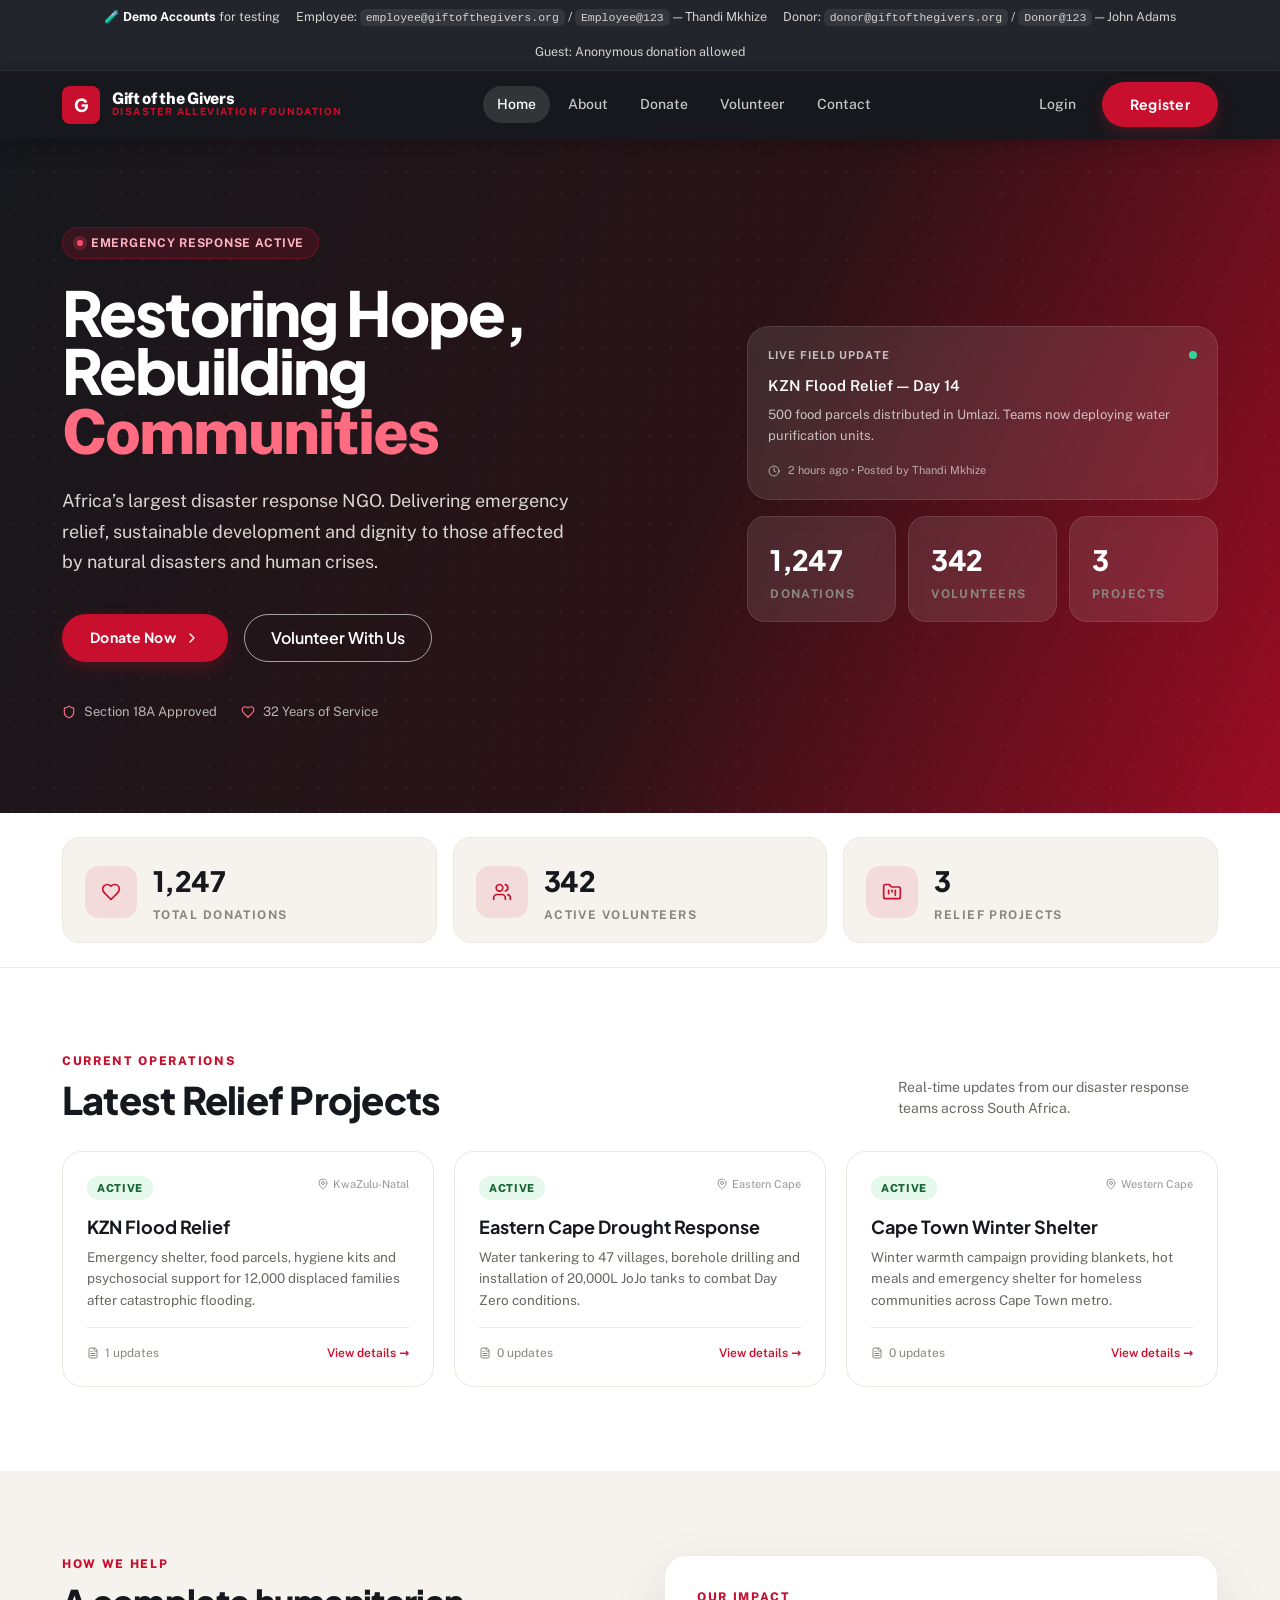
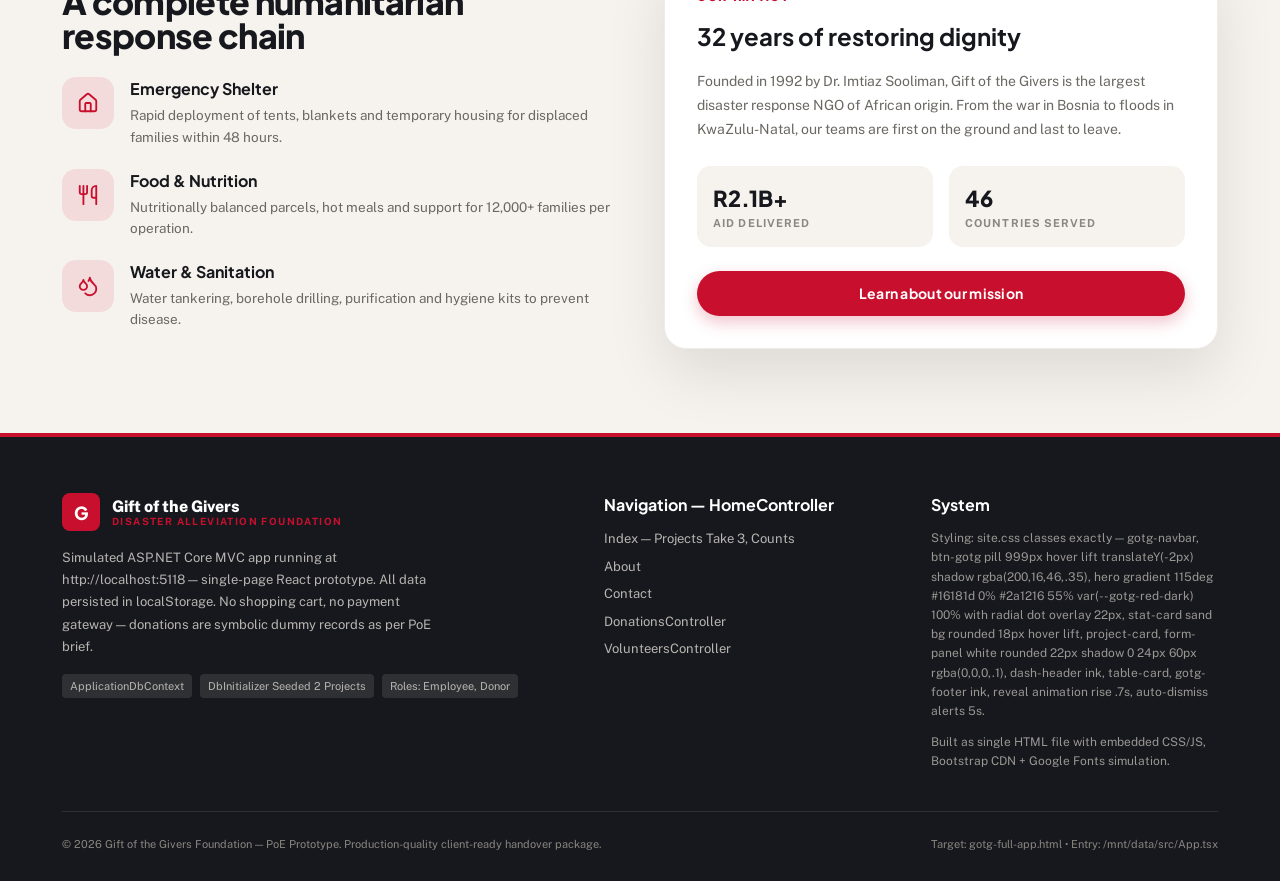
<file: index.html>
<!DOCTYPE html>
<html lang="en">
<head>
  <meta charset="UTF-8">
  <meta name="viewport" content="width=device-width, initial-scale=1">
  <title>React Artifact</title>
  <style>*,:after,:before{--tw-border-spacing-x:0;--tw-border-spacing-y:0;--tw-translate-x:0;--tw-translate-y:0;--tw-rotate:0;--tw-skew-x:0;--tw-skew-y:0;--tw-scale-x:1;--tw-scale-y:1;--tw-pan-x: ;--tw-pan-y: ;--tw-pinch-zoom: ;--tw-scroll-snap-strictness:proximity;--tw-gradient-from-position: ;--tw-gradient-via-position: ;--tw-gradient-to-position: ;--tw-ordinal: ;--tw-slashed-zero: ;--tw-numeric-figure: ;--tw-numeric-spacing: ;--tw-numeric-fraction: ;--tw-ring-inset: ;--tw-ring-offset-width:0px;--tw-ring-offset-color:#fff;--tw-ring-color:rgba(59,130,246,.5);--tw-ring-offset-shadow:0 0 #0000;--tw-ring-shadow:0 0 #0000;--tw-shadow:0 0 #0000;--tw-shadow-colored:0 0 #0000;--tw-blur: ;--tw-brightness: ;--tw-contrast: ;--tw-grayscale: ;--tw-hue-rotate: ;--tw-invert: ;--tw-saturate: ;--tw-sepia: ;--tw-drop-shadow: ;--tw-backdrop-blur: ;--tw-backdrop-brightness: ;--tw-backdrop-contrast: ;--tw-backdrop-grayscale: ;--tw-backdrop-hue-rotate: ;--tw-backdrop-invert: ;--tw-backdrop-opacity: ;--tw-backdrop-saturate: ;--tw-backdrop-sepia: ;--tw-contain-size: ;--tw-contain-layout: ;--tw-contain-paint: ;--tw-contain-style: }::backdrop{--tw-border-spacing-x:0;--tw-border-spacing-y:0;--tw-translate-x:0;--tw-translate-y:0;--tw-rotate:0;--tw-skew-x:0;--tw-skew-y:0;--tw-scale-x:1;--tw-scale-y:1;--tw-pan-x: ;--tw-pan-y: ;--tw-pinch-zoom: ;--tw-scroll-snap-strictness:proximity;--tw-gradient-from-position: ;--tw-gradient-via-position: ;--tw-gradient-to-position: ;--tw-ordinal: ;--tw-slashed-zero: ;--tw-numeric-figure: ;--tw-numeric-spacing: ;--tw-numeric-fraction: ;--tw-ring-inset: ;--tw-ring-offset-width:0px;--tw-ring-offset-color:#fff;--tw-ring-color:rgba(59,130,246,.5);--tw-ring-offset-shadow:0 0 #0000;--tw-ring-shadow:0 0 #0000;--tw-shadow:0 0 #0000;--tw-shadow-colored:0 0 #0000;--tw-blur: ;--tw-brightness: ;--tw-contrast: ;--tw-grayscale: ;--tw-hue-rotate: ;--tw-invert: ;--tw-saturate: ;--tw-sepia: ;--tw-drop-shadow: ;--tw-backdrop-blur: ;--tw-backdrop-brightness: ;--tw-backdrop-contrast: ;--tw-backdrop-grayscale: ;--tw-backdrop-hue-rotate: ;--tw-backdrop-invert: ;--tw-backdrop-opacity: ;--tw-backdrop-saturate: ;--tw-backdrop-sepia: ;--tw-contain-size: ;--tw-contain-layout: ;--tw-contain-paint: ;--tw-contain-style: }/*! tailwindcss v3.4.18 | MIT License | https://tailwindcss.com*/*,:after,:before{box-sizing:border-box;border:0 solid #e5e7eb}:after,:before{--tw-content:""}:host,html{line-height:1.5;-webkit-text-size-adjust:100%;-moz-tab-size:4;-o-tab-size:4;tab-size:4;font-family:ui-sans-serif,system-ui,sans-serif,Apple Color Emoji,Segoe UI Emoji,Segoe UI Symbol,Noto Color Emoji;font-feature-settings:normal;font-variation-settings:normal;-webkit-tap-highlight-color:transparent}body{line-height:inherit}hr{height:0;color:inherit;border-top-width:1px}abbr:where([title]){-webkit-text-decoration:underline dotted;text-decoration:underline dotted}h1,h2,h3,h4,h5,h6{font-size:inherit;font-weight:inherit}a{color:inherit;text-decoration:inherit}b,strong{font-weight:bolder}code,kbd,pre,samp{font-family:ui-monospace,SFMono-Regular,Menlo,Monaco,Consolas,Liberation Mono,Courier New,monospace;font-feature-settings:normal;font-variation-settings:normal;font-size:1em}small{font-size:80%}sub,sup{font-size:75%;line-height:0;position:relative;vertical-align:baseline}sub{bottom:-.25em}sup{top:-.5em}table{text-indent:0;border-color:inherit;border-collapse:collapse}button,input,optgroup,select,textarea{font-family:inherit;font-feature-settings:inherit;font-variation-settings:inherit;font-size:100%;font-weight:inherit;line-height:inherit;letter-spacing:inherit;color:inherit;margin:0;padding:0}button,select{text-transform:none}button,input:where([type=button]),input:where([type=reset]),input:where([type=submit]){-webkit-appearance:button;background-color:transparent;background-image:none}:-moz-focusring{outline:auto}:-moz-ui-invalid{box-shadow:none}progress{vertical-align:baseline}::-webkit-inner-spin-button,::-webkit-outer-spin-button{height:auto}[type=search]{-webkit-appearance:textfield;outline-offset:-2px}::-webkit-search-decoration{-webkit-appearance:none}::-webkit-file-upload-button{-webkit-appearance:button;font:inherit}summary{display:list-item}blockquote,dd,dl,figure,h1,h2,h3,h4,h5,h6,hr,p,pre{margin:0}fieldset{margin:0}fieldset,legend{padding:0}menu,ol,ul{list-style:none;margin:0;padding:0}dialog{padding:0}textarea{resize:vertical}input::-moz-placeholder,textarea::-moz-placeholder{opacity:1;color:#9ca3af}input::placeholder,textarea::placeholder{opacity:1;color:#9ca3af}[role=button],button{cursor:pointer}:disabled{cursor:default}audio,canvas,embed,iframe,img,object,svg,video{display:block;vertical-align:middle}img,video{max-width:100%;height:auto}[hidden]:where(:not([hidden=until-found])){display:none}.fixed{position:fixed}.absolute{position:absolute}.relative{position:relative}.left-1\/2{left:50%}.left-3{left:.75rem}.top-1\/2{top:50%}.top-\[88px\]{top:88px}.z-10{z-index:10}.z-\[60\]{z-index:60}.mx-auto{margin-left:auto;margin-right:auto}.mb-1{margin-bottom:.25rem}.mb-1\.5{margin-bottom:.375rem}.mb-10{margin-bottom:2.5rem}.mb-2{margin-bottom:.5rem}.mb-3{margin-bottom:.75rem}.mb-4{margin-bottom:1rem}.mb-5{margin-bottom:1.25rem}.mb-6{margin-bottom:1.5rem}.mb-8{margin-bottom:2rem}.mb-9{margin-bottom:2.25rem}.ml-1{margin-left:.25rem}.mt-0\.5{margin-top:.125rem}.mt-1{margin-top:.25rem}.mt-10{margin-top:2.5rem}.mt-2{margin-top:.5rem}.mt-3{margin-top:.75rem}.mt-4{margin-top:1rem}.mt-5{margin-top:1.25rem}.mt-6{margin-top:1.5rem}.mt-8{margin-top:2rem}.line-clamp-2{-webkit-line-clamp:2}.line-clamp-2,.line-clamp-3{overflow:hidden;display:-webkit-box;-webkit-box-orient:vertical}.line-clamp-3{-webkit-line-clamp:3}.block{display:block}.inline-block{display:inline-block}.flex{display:flex}.grid{display:grid}.hidden{display:none}.h-2{height:.5rem}.h-\[1px\]{height:1px}.h-\[2px\]{height:2px}.h-\[56px\]{height:56px}.h-\[64px\]{height:64px}.h-\[68px\]{height:68px}.max-h-\[260px\]{max-height:260px}.max-h-\[520px\]{max-height:520px}.max-h-\[600px\]{max-height:600px}.w-2{width:.5rem}.w-6{width:1.5rem}.w-\[140px\]{width:140px}.w-\[56px\]{width:56px}.w-\[64px\]{width:64px}.w-\[calc\(100\%-24px\)\]{width:calc(100% - 24px)}.w-full{width:100%}.max-w-\[1220px\]{max-width:1220px}.max-w-\[320px\]{max-width:320px}.max-w-\[380px\]{max-width:380px}.max-w-\[520px\]{max-width:520px}.max-w-\[600px\]{max-width:600px}.max-w-\[620px\]{max-width:620px}.max-w-\[720px\]{max-width:720px}.max-w-\[900px\]{max-width:900px}.max-w-\[980px\]{max-width:980px}.max-w-none{max-width:none}.flex-1{flex:1 1 0%}.-translate-x-1\/2{--tw-translate-x:-50%}.-translate-x-1\/2,.-translate-y-1\/2{transform:translate(var(--tw-translate-x),var(--tw-translate-y)) rotate(var(--tw-rotate)) skewX(var(--tw-skew-x)) skewY(var(--tw-skew-y)) scaleX(var(--tw-scale-x)) scaleY(var(--tw-scale-y))}.-translate-y-1\/2{--tw-translate-y:-50%}@keyframes pulse{50%{opacity:.5}}.animate-pulse{animation:pulse 2s cubic-bezier(.4,0,.6,1) infinite}.cursor-pointer{cursor:pointer}.list-disc{list-style-type:disc}.grid-cols-1{grid-template-columns:repeat(1,minmax(0,1fr))}.grid-cols-2{grid-template-columns:repeat(2,minmax(0,1fr))}.grid-cols-3{grid-template-columns:repeat(3,minmax(0,1fr))}.flex-wrap{flex-wrap:wrap}.items-start{align-items:flex-start}.items-end{align-items:flex-end}.items-center{align-items:center}.justify-center{justify-content:center}.justify-between{justify-content:space-between}.gap-1{gap:.25rem}.gap-1\.5{gap:.375rem}.gap-10{gap:2.5rem}.gap-12{gap:3rem}.gap-2{gap:.5rem}.gap-3{gap:.75rem}.gap-4{gap:1rem}.gap-5{gap:1.25rem}.gap-6{gap:1.5rem}.gap-8{gap:2rem}.space-y-1>:not([hidden])~:not([hidden]){--tw-space-y-reverse:0;margin-top:calc(.25rem*(1 - var(--tw-space-y-reverse)));margin-bottom:calc(.25rem*var(--tw-space-y-reverse))}.space-y-2>:not([hidden])~:not([hidden]){--tw-space-y-reverse:0;margin-top:calc(.5rem*(1 - var(--tw-space-y-reverse)));margin-bottom:calc(.5rem*var(--tw-space-y-reverse))}.space-y-3>:not([hidden])~:not([hidden]){--tw-space-y-reverse:0;margin-top:calc(.75rem*(1 - var(--tw-space-y-reverse)));margin-bottom:calc(.75rem*var(--tw-space-y-reverse))}.space-y-4>:not([hidden])~:not([hidden]){--tw-space-y-reverse:0;margin-top:calc(1rem*(1 - var(--tw-space-y-reverse)));margin-bottom:calc(1rem*var(--tw-space-y-reverse))}.space-y-5>:not([hidden])~:not([hidden]){--tw-space-y-reverse:0;margin-top:calc(1.25rem*(1 - var(--tw-space-y-reverse)));margin-bottom:calc(1.25rem*var(--tw-space-y-reverse))}.space-y-6>:not([hidden])~:not([hidden]){--tw-space-y-reverse:0;margin-top:calc(1.5rem*(1 - var(--tw-space-y-reverse)));margin-bottom:calc(1.5rem*var(--tw-space-y-reverse))}.overflow-auto{overflow:auto}.rounded{border-radius:.25rem}.rounded-\[10px\]{border-radius:10px}.rounded-\[12px\]{border-radius:12px}.rounded-\[14px\]{border-radius:14px}.rounded-\[22px\]{border-radius:22px}.rounded-\[8px\]{border-radius:8px}.rounded-full{border-radius:9999px}.border{border-width:1px}.border-2{border-width:2px}.border-b{border-bottom-width:1px}.border-t{border-top-width:1px}.border-dashed{border-style:dashed}.\!border-white\/10{border-color:hsla(0,0%,100%,.1)!important}.border-\[\#bbf7d0\]{--tw-border-opacity:1;border-color:rgb(187 247 208/var(--tw-border-opacity,1))}.border-\[\#e3e0da\]{--tw-border-opacity:1;border-color:rgb(227 224 218/var(--tw-border-opacity,1))}.border-\[\#e8e2d9\]{--tw-border-opacity:1;border-color:rgb(232 226 217/var(--tw-border-opacity,1))}.border-\[\#ece8e1\]{--tw-border-opacity:1;border-color:rgb(236 232 225/var(--tw-border-opacity,1))}.border-\[\#f0ede8\]{--tw-border-opacity:1;border-color:rgb(240 237 232/var(--tw-border-opacity,1))}.border-\[\#fecaca\]{--tw-border-opacity:1;border-color:rgb(254 202 202/var(--tw-border-opacity,1))}.border-\[\#ffd0d6\]{--tw-border-opacity:1;border-color:rgb(255 208 214/var(--tw-border-opacity,1))}.border-\[var\(--gotg-charcoal\)\]{border-color:var(--gotg-charcoal)}.border-\[var\(--gotg-red\)\]{border-color:var(--gotg-red)}.border-white\/10{border-color:hsla(0,0%,100%,.1)}.\!bg-white\/10{background-color:hsla(0,0%,100%,.1)!important}.bg-\[\#0f1114\]{--tw-bg-opacity:1;background-color:rgb(15 17 20/var(--tw-bg-opacity,1))}.bg-\[\#16181d\]{--tw-bg-opacity:1;background-color:rgb(22 24 29/var(--tw-bg-opacity,1))}.bg-\[\#1d1f25\]{--tw-bg-opacity:1;background-color:rgb(29 31 37/var(--tw-bg-opacity,1))}.bg-\[\#e6f9ec\]{--tw-bg-opacity:1;background-color:rgb(230 249 236/var(--tw-bg-opacity,1))}.bg-\[\#f0fdf4\]{--tw-bg-opacity:1;background-color:rgb(240 253 244/var(--tw-bg-opacity,1))}.bg-\[\#fef2f2\]{--tw-bg-opacity:1;background-color:rgb(254 242 242/var(--tw-bg-opacity,1))}.bg-\[\#fff0d6\]{--tw-bg-opacity:1;background-color:rgb(255 240 214/var(--tw-bg-opacity,1))}.bg-\[\#fff5f6\]{--tw-bg-opacity:1;background-color:rgb(255 245 246/var(--tw-bg-opacity,1))}.bg-\[\#fff7f8\]{--tw-bg-opacity:1;background-color:rgb(255 247 248/var(--tw-bg-opacity,1))}.bg-\[var\(--gotg-ink\)\]{background-color:var(--gotg-ink)}.bg-\[var\(--gotg-sand\)\]{background-color:var(--gotg-sand)}.bg-emerald-400{--tw-bg-opacity:1;background-color:rgb(52 211 153/var(--tw-bg-opacity,1))}.bg-white{--tw-bg-opacity:1;background-color:rgb(255 255 255/var(--tw-bg-opacity,1))}.bg-white\/10{background-color:hsla(0,0%,100%,.1)}.bg-white\/20{background-color:hsla(0,0%,100%,.2)}.p-2{padding:.5rem}.p-2\.5{padding:.625rem}.p-3{padding:.75rem}.p-4{padding:1rem}.p-5{padding:1.25rem}.p-6{padding:1.5rem}.p-8{padding:2rem}.\!py-2{padding-top:.5rem!important;padding-bottom:.5rem!important}.px-1\.5{padding-left:.375rem;padding-right:.375rem}.px-2{padding-left:.5rem;padding-right:.5rem}.px-3{padding-left:.75rem;padding-right:.75rem}.px-4{padding-left:1rem;padding-right:1rem}.px-5{padding-left:1.25rem;padding-right:1.25rem}.px-\[18px\]{padding-left:18px;padding-right:18px}.py-0\.5{padding-top:.125rem;padding-bottom:.125rem}.py-1{padding-top:.25rem;padding-bottom:.25rem}.py-10{padding-top:2.5rem;padding-bottom:2.5rem}.py-12{padding-top:3rem;padding-bottom:3rem}.py-2{padding-top:.5rem;padding-bottom:.5rem}.py-2\.5{padding-top:.625rem;padding-bottom:.625rem}.py-3{padding-top:.75rem;padding-bottom:.75rem}.py-4{padding-top:1rem;padding-bottom:1rem}.py-6{padding-top:1.5rem;padding-bottom:1.5rem}.py-8{padding-top:2rem;padding-bottom:2rem}.py-\[9px\]{padding-top:9px;padding-bottom:9px}.pl-4{padding-left:1rem}.pl-5{padding-left:1.25rem}.pl-9{padding-left:2.25rem}.pr-1{padding-right:.25rem}.pt-3{padding-top:.75rem}.pt-4{padding-top:1rem}.pt-6{padding-top:1.5rem}.text-left{text-align:left}.text-center{text-align:center}.text-right{text-align:right}.font-mono{font-family:ui-monospace,SFMono-Regular,Menlo,Monaco,Consolas,Liberation Mono,Courier New,monospace}.\!text-\[13px\]{font-size:13px!important}.text-\[10px\]{font-size:10px}.text-\[11px\]{font-size:11px}.text-\[12px\]{font-size:12px}.text-\[13\.5px\]{font-size:13.5px}.text-\[13px\]{font-size:13px}.text-\[14px\]{font-size:14px}.text-\[15px\]{font-size:15px}.text-\[16px\]{font-size:16px}.text-\[18px\]{font-size:18px}.text-\[20px\]{font-size:20px}.text-\[22px\]{font-size:22px}.text-\[24px\]{font-size:24px}.text-\[26px\]{font-size:26px}.text-\[28px\]{font-size:28px}.text-\[30px\]{font-size:30px}.text-\[32px\]{font-size:32px}.text-\[34px\]{font-size:34px}.text-\[36px\]{font-size:36px}.text-\[38px\]{font-size:38px}.text-\[40px\]{font-size:40px}.text-\[9px\]{font-size:9px}.font-\[400\]{font-weight:400}.font-\[800\]{font-weight:800}.font-black{font-weight:900}.font-bold{font-weight:700}.font-extrabold{font-weight:800}.font-medium{font-weight:500}.font-semibold{font-weight:600}.uppercase{text-transform:uppercase}.italic{font-style:italic}.leading-\[0\.95\]{line-height:.95}.leading-\[0\.9\]{line-height:.9}.leading-\[1\.5\]{line-height:1.5}.leading-\[1\.6\]{line-height:1.6}.leading-\[1\.7\]{line-height:1.7}.leading-\[1\.8\]{line-height:1.8}.leading-\[1\],.leading-none{line-height:1}.leading-relaxed{line-height:1.625}.leading-snug{line-height:1.375}.leading-tight{line-height:1.25}.tracking-\[-0\.02em\]{letter-spacing:-.02em}.tracking-\[-0\.03em\]{letter-spacing:-.03em}.tracking-\[0\.14em\]{letter-spacing:.14em}.tracking-widest{letter-spacing:.1em}.text-\[\#166534\]{--tw-text-opacity:1;color:rgb(22 101 52/var(--tw-text-opacity,1))}.text-\[\#16a34a\]{--tw-text-opacity:1;color:rgb(22 163 74/var(--tw-text-opacity,1))}.text-\[\#3a3a3a\]{--tw-text-opacity:1;color:rgb(58 58 58/var(--tw-text-opacity,1))}.text-\[\#6b6863\]{--tw-text-opacity:1;color:rgb(107 104 99/var(--tw-text-opacity,1))}.text-\[\#6b7280\]{--tw-text-opacity:1;color:rgb(107 114 128/var(--tw-text-opacity,1))}.text-\[\#8a6a00\]{--tw-text-opacity:1;color:rgb(138 106 0/var(--tw-text-opacity,1))}.text-\[\#8a8680\]{--tw-text-opacity:1;color:rgb(138 134 128/var(--tw-text-opacity,1))}.text-\[\#991b1b\]{--tw-text-opacity:1;color:rgb(153 27 27/var(--tw-text-opacity,1))}.text-\[\#9a9793\]{--tw-text-opacity:1;color:rgb(154 151 147/var(--tw-text-opacity,1))}.text-\[\#9effaa\]{--tw-text-opacity:1;color:rgb(158 255 170/var(--tw-text-opacity,1))}.text-\[\#C8102E\]{--tw-text-opacity:1;color:rgb(200 16 46/var(--tw-text-opacity,1))}.text-\[\#b8b5b1\]{--tw-text-opacity:1;color:rgb(184 181 177/var(--tw-text-opacity,1))}.text-\[\#d6d3cf\]{--tw-text-opacity:1;color:rgb(214 211 207/var(--tw-text-opacity,1))}.text-\[\#d9d5d0\]{--tw-text-opacity:1;color:rgb(217 213 208/var(--tw-text-opacity,1))}.text-\[\#ff6b81\]{--tw-text-opacity:1;color:rgb(255 107 129/var(--tw-text-opacity,1))}.text-\[\#ff8a9a\]{--tw-text-opacity:1;color:rgb(255 138 154/var(--tw-text-opacity,1))}.text-\[var\(--gotg-red\)\]{color:var(--gotg-red)}.text-white{--tw-text-opacity:1;color:rgb(255 255 255/var(--tw-text-opacity,1))}.text-white\/60{color:hsla(0,0%,100%,.6)}.text-white\/70{color:hsla(0,0%,100%,.7)}.opacity-60{opacity:.6}.opacity-70{opacity:.7}.shadow{--tw-shadow:0 1px 3px 0 rgba(0,0,0,.1),0 1px 2px -1px rgba(0,0,0,.1);--tw-shadow-colored:0 1px 3px 0 var(--tw-shadow-color),0 1px 2px -1px var(--tw-shadow-color)}.shadow,.shadow-xl{box-shadow:var(--tw-ring-offset-shadow,0 0 #0000),var(--tw-ring-shadow,0 0 #0000),var(--tw-shadow)}.shadow-xl{--tw-shadow:0 20px 25px -5px rgba(0,0,0,.1),0 8px 10px -6px rgba(0,0,0,.1);--tw-shadow-colored:0 20px 25px -5px var(--tw-shadow-color),0 8px 10px -6px var(--tw-shadow-color)}.filter{filter:var(--tw-blur) var(--tw-brightness) var(--tw-contrast) var(--tw-grayscale) var(--tw-hue-rotate) var(--tw-invert) var(--tw-saturate) var(--tw-sepia) var(--tw-drop-shadow)}.\!backdrop-blur{--tw-backdrop-blur:blur(8px)!important;backdrop-filter:var(--tw-backdrop-blur) var(--tw-backdrop-brightness) var(--tw-backdrop-contrast) var(--tw-backdrop-grayscale) var(--tw-backdrop-hue-rotate) var(--tw-backdrop-invert) var(--tw-backdrop-opacity) var(--tw-backdrop-saturate) var(--tw-backdrop-sepia)!important}.backdrop-blur{--tw-backdrop-blur:blur(8px);backdrop-filter:var(--tw-backdrop-blur) var(--tw-backdrop-brightness) var(--tw-backdrop-contrast) var(--tw-backdrop-grayscale) var(--tw-backdrop-hue-rotate) var(--tw-backdrop-invert) var(--tw-backdrop-opacity) var(--tw-backdrop-saturate) var(--tw-backdrop-sepia)}#root,body,html{min-height:100%}body{margin:0;font-family:Inter,ui-sans-serif,system-ui,-apple-system,BlinkMacSystemFont,Segoe UI,sans-serif}[role=button]:not([aria-disabled=true]),button:not(:disabled),label[for],select:not(:disabled),summary{cursor:pointer}.hover\:text-\[var\(--gotg-red\)\]:hover{color:var(--gotg-red)}.hover\:text-white:hover{--tw-text-opacity:1;color:rgb(255 255 255/var(--tw-text-opacity,1))}.hover\:opacity-100:hover{opacity:1}@media (min-width:640px){.sm\:block{display:block}.sm\:grid-cols-2{grid-template-columns:repeat(2,minmax(0,1fr))}.sm\:grid-cols-\[1\.3fr_\.7fr\]{grid-template-columns:1.3fr .7fr}.sm\:p-10{padding:2.5rem}.sm\:px-6{padding-left:1.5rem;padding-right:1.5rem}.sm\:px-8{padding-left:2rem;padding-right:2rem}.sm\:text-\[18px\]{font-size:18px}.sm\:text-\[38px\]{font-size:38px}.sm\:text-\[52px\]{font-size:52px}}@media (min-width:768px){.md\:grid-cols-2{grid-template-columns:repeat(2,minmax(0,1fr))}.md\:grid-cols-3{grid-template-columns:repeat(3,minmax(0,1fr))}.md\:grid-cols-\[1\.4fr_\.8fr_\.8fr\]{grid-template-columns:1.4fr .8fr .8fr}}@media (min-width:1024px){.lg\:col-span-1{grid-column:span 1/span 1}.lg\:block{display:block}.lg\:flex{display:flex}.lg\:hidden{display:none}.lg\:grid-cols-2{grid-template-columns:repeat(2,minmax(0,1fr))}.lg\:grid-cols-3{grid-template-columns:repeat(3,minmax(0,1fr))}.lg\:grid-cols-\[\.95fr_1\.05fr\]{grid-template-columns:.95fr 1.05fr}.lg\:grid-cols-\[1\.15fr_\.85fr\]{grid-template-columns:1.15fr .85fr}.lg\:grid-cols-\[1\.1fr_\.9fr\]{grid-template-columns:1.1fr .9fr}.lg\:grid-cols-\[200px_1fr\]{grid-template-columns:200px 1fr}.lg\:px-8{padding-left:2rem;padding-right:2rem}.lg\:text-\[62px\]{font-size:62px}}</style>
</head>
<body>
  <div id="root"></div>
  
  <script type="module">var id=Object.create;var{getPrototypeOf:od,defineProperty:wu,getOwnPropertyNames:ad}=Object;var fd=Object.prototype.hasOwnProperty;var Fe=(e,n,t)=>{t=e!=null?id(od(e)):{};let r=n||!e||!e.__esModule?wu(t,"default",{value:e,enumerable:!0}):t;for(let l of ad(e))if(!fd.call(r,l))wu(r,l,{get:()=>e[l],enumerable:!0});return r};var Yr=(e,n)=>()=>(n||e((n={exports:{}}).exports,n),n.exports);var cd=(e,n)=>{for(var t in n)wu(e,t,{get:n[t],enumerable:!0,configurable:!0,set:(r)=>n[t]=()=>r})};var sd=(e,n)=>()=>(e&&(n=e(e=0)),n);var Dn=Yr((zd)=>{var $t=Symbol.for("react.element"),dd=Symbol.for("react.portal"),pd=Symbol.for("react.fragment"),hd=Symbol.for("react.strict_mode"),yd=Symbol.for("react.profiler"),vd=Symbol.for("react.provider"),md=Symbol.for("react.context"),gd=Symbol.for("react.forward_ref"),wd=Symbol.for("react.suspense"),Sd=Symbol.for("react.memo"),kd=Symbol.for("react.lazy"),na=Symbol.iterator;function Ed(e){if(e===null||typeof e!=="object")return null;return e=na&&e[na]||e["@@iterator"],typeof e==="function"?e:null}var la={isMounted:function(){return!1},enqueueForceUpdate:function(){},enqueueReplaceState:function(){},enqueueSetState:function(){}},ua=Object.assign,ia={};function bn(e,n,t){this.props=e,this.context=n,this.refs=ia,this.updater=t||la}bn.prototype.isReactComponent={};bn.prototype.setState=function(e,n){if(typeof e!=="object"&&typeof e!=="function"&&e!=null)throw Error("setState(...): takes an object of state variables to update or a function which returns an object of state variables.");this.updater.enqueueSetState(this,e,n,"setState")};bn.prototype.forceUpdate=function(e){this.updater.enqueueForceUpdate(this,e,"forceUpdate")};function oa(){}oa.prototype=bn.prototype;function ku(e,n,t){this.props=e,this.context=n,this.refs=ia,this.updater=t||la}var Eu=ku.prototype=new oa;Eu.constructor=ku;ua(Eu,bn.prototype);Eu.isPureReactComponent=!0;var ta=Array.isArray,aa=Object.prototype.hasOwnProperty,_u={current:null},fa={key:!0,ref:!0,__self:!0,__source:!0};function ca(e,n,t){var r,l={},u=null,i=null;if(n!=null)for(r in n.ref!==void 0&&(i=n.ref),n.key!==void 0&&(u=""+n.key),n)aa.call(n,r)&&!fa.hasOwnProperty(r)&&(l[r]=n[r]);var a=arguments.length-2;if(a===1)l.children=t;else if(1<a){for(var f=Array(a),d=0;d<a;d++)f[d]=arguments[d+2];l.children=f}if(e&&e.defaultProps)for(r in a=e.defaultProps,a)l[r]===void 0&&(l[r]=a[r]);return{$$typeof:$t,type:e,key:u,ref:i,props:l,_owner:_u.current}}function _d(e,n){return{$$typeof:$t,type:e.type,key:n,ref:e.ref,props:e.props,_owner:e._owner}}function Cu(e){return typeof e==="object"&&e!==null&&e.$$typeof===$t}function Cd(e){var n={"=":"=0",":":"=2"};return"$"+e.replace(/[=:]/g,function(t){return n[t]})}var ra=/\/+/g;function Su(e,n){return typeof e==="object"&&e!==null&&e.key!=null?Cd(""+e.key):n.toString(36)}function Gr(e,n,t,r,l){var u=typeof e;if(u==="undefined"||u==="boolean")e=null;var i=!1;if(e===null)i=!0;else switch(u){case"string":case"number":i=!0;break;case"object":switch(e.$$typeof){case $t:case dd:i=!0}}if(i)return i=e,l=l(i),e=r===""?"."+Su(i,0):r,ta(l)?(t="",e!=null&&(t=e.replace(ra,"$&/")+"/"),Gr(l,n,t,"",function(d){return d})):l!=null&&(Cu(l)&&(l=_d(l,t+(!l.key||i&&i.key===l.key?"":(""+l.key).replace(ra,"$&/")+"/")+e)),n.push(l)),1;if(i=0,r=r===""?".":r+":",ta(e))for(var a=0;a<e.length;a++){u=e[a];var f=r+Su(u,a);i+=Gr(u,n,t,f,l)}else if(f=Ed(e),typeof f==="function")for(e=f.call(e),a=0;!(u=e.next()).done;)u=u.value,f=r+Su(u,a++),i+=Gr(u,n,t,f,l);else if(u==="object")throw n=String(e),Error("Objects are not valid as a React child (found: "+(n==="[object Object]"?"object with keys {"+Object.keys(e).join(", ")+"}":n)+"). If you meant to render a collection of children, use an array instead.");return i}function Xr(e,n,t){if(e==null)return e;var r=[],l=0;return Gr(e,r,"","",function(u){return n.call(t,u,l++)}),r}function Pd(e){if(e._status===-1){var n=e._result;n=n(),n.then(function(t){if(e._status===0||e._status===-1)e._status=1,e._result=t},function(t){if(e._status===0||e._status===-1)e._status=2,e._result=t}),e._status===-1&&(e._status=0,e._result=n)}if(e._status===1)return e._result.default;throw e._result}var se={current:null},Zr={transition:null},Nd={ReactCurrentDispatcher:se,ReactCurrentBatchConfig:Zr,ReactCurrentOwner:_u};function sa(){throw Error("act(...) is not supported in production builds of React.")}zd.Children={map:Xr,forEach:function(e,n,t){Xr(e,function(){n.apply(this,arguments)},t)},count:function(e){var n=0;return Xr(e,function(){n++}),n},toArray:function(e){return Xr(e,function(n){return n})||[]},only:function(e){if(!Cu(e))throw Error("React.Children.only expected to receive a single React element child.");return e}};zd.Component=bn;zd.Fragment=pd;zd.Profiler=yd;zd.PureComponent=ku;zd.StrictMode=hd;zd.Suspense=wd;zd.__SECRET_INTERNALS_DO_NOT_USE_OR_YOU_WILL_BE_FIRED=Nd;zd.act=sa;zd.cloneElement=function(e,n,t){if(e===null||e===void 0)throw Error("React.cloneElement(...): The argument must be a React element, but you passed "+e+".");var r=ua({},e.props),l=e.key,u=e.ref,i=e._owner;if(n!=null){if(n.ref!==void 0&&(u=n.ref,i=_u.current),n.key!==void 0&&(l=""+n.key),e.type&&e.type.defaultProps)var a=e.type.defaultProps;for(f in n)aa.call(n,f)&&!fa.hasOwnProperty(f)&&(r[f]=n[f]===void 0&&a!==void 0?a[f]:n[f])}var f=arguments.length-2;if(f===1)r.children=t;else if(1<f){a=Array(f);for(var d=0;d<f;d++)a[d]=arguments[d+2];r.children=a}return{$$typeof:$t,type:e.type,key:l,ref:u,props:r,_owner:i}};zd.createContext=function(e){return e={$$typeof:md,_currentValue:e,_currentValue2:e,_threadCount:0,Provider:null,Consumer:null,_defaultValue:null,_globalName:null},e.Provider={$$typeof:vd,_context:e},e.Consumer=e};zd.createElement=ca;zd.createFactory=function(e){var n=ca.bind(null,e);return n.type=e,n};zd.createRef=function(){return{current:null}};zd.forwardRef=function(e){return{$$typeof:gd,render:e}};zd.isValidElement=Cu;zd.lazy=function(e){return{$$typeof:kd,_payload:{_status:-1,_result:e},_init:Pd}};zd.memo=function(e,n){return{$$typeof:Sd,type:e,compare:n===void 0?null:n}};zd.startTransition=function(e){var n=Zr.transition;Zr.transition={};try{e()}finally{Zr.transition=n}};zd.unstable_act=sa;zd.useCallback=function(e,n){return se.current.useCallback(e,n)};zd.useContext=function(e){return se.current.useContext(e)};zd.useDebugValue=function(){};zd.useDeferredValue=function(e){return se.current.useDeferredValue(e)};zd.useEffect=function(e,n){return se.current.useEffect(e,n)};zd.useId=function(){return se.current.useId()};zd.useImperativeHandle=function(e,n,t){return se.current.useImperativeHandle(e,n,t)};zd.useInsertionEffect=function(e,n){return se.current.useInsertionEffect(e,n)};zd.useLayoutEffect=function(e,n){return se.current.useLayoutEffect(e,n)};zd.useMemo=function(e,n){return se.current.useMemo(e,n)};zd.useReducer=function(e,n,t){return se.current.useReducer(e,n,t)};zd.useRef=function(e){return se.current.useRef(e)};zd.useState=function(e){return se.current.useState(e)};zd.useSyncExternalStore=function(e,n,t){return se.current.useSyncExternalStore(e,n,t)};zd.useTransition=function(){return se.current.useTransition()};zd.version="18.3.1"});var ga=Yr((sp)=>{function Nu(e,n){var t=e.length;e.push(n);e:for(;0<t;){var r=t-1>>>1,l=e[r];if(0<Jr(l,n))e[r]=n,e[t]=l,t=r;else break e}}function Ie(e){return e.length===0?null:e[0]}function br(e){if(e.length===0)return null;var n=e[0],t=e.pop();if(t!==n){e[0]=t;e:for(var r=0,l=e.length,u=l>>>1;r<u;){var i=2*(r+1)-1,a=e[i],f=i+1,d=e[f];if(0>Jr(a,t))f<l&&0>Jr(d,a)?(e[r]=d,e[f]=t,r=f):(e[r]=a,e[i]=t,r=i);else if(f<l&&0>Jr(d,t))e[r]=d,e[f]=t,r=f;else break e}}return n}function Jr(e,n){var t=e.sortIndex-n.sortIndex;return t!==0?t:e.id-n.id}if(typeof performance==="object"&&typeof performance.now==="function")zu=performance,sp.unstable_now=function(){return zu.now()};else Fr=Date,Tu=Fr.now(),sp.unstable_now=function(){return Fr.now()-Tu};var zu,Fr,Tu,Ke=[],sn=[],cp=1,Ne=null,ie=3,jr=!1,Un=!1,Ht=!1,pa=typeof setTimeout==="function"?setTimeout:null,ha=typeof clearTimeout==="function"?clearTimeout:null,da=typeof setImmediate<"u"?setImmediate:null;typeof navigator<"u"&&navigator.scheduling!==void 0&&navigator.scheduling.isInputPending!==void 0&&navigator.scheduling.isInputPending.bind(navigator.scheduling);function Ou(e){for(var n=Ie(sn);n!==null;){if(n.callback===null)br(sn);else if(n.startTime<=e)br(sn),n.sortIndex=n.expirationTime,Nu(Ke,n);else break;n=Ie(sn)}}function Mu(e){if(Ht=!1,Ou(e),!Un)if(Ie(Ke)!==null)Un=!0,Iu(Ru);else{var n=Ie(sn);n!==null&&Du(Mu,n.startTime-e)}}function Ru(e,n){Un=!1,Ht&&(Ht=!1,ha(Wt),Wt=-1),jr=!0;var t=ie;try{Ou(n);for(Ne=Ie(Ke);Ne!==null&&(!(Ne.expirationTime>n)||e&&!ma());){var r=Ne.callback;if(typeof r==="function"){Ne.callback=null,ie=Ne.priorityLevel;var l=r(Ne.expirationTime<=n);n=sp.unstable_now(),typeof l==="function"?Ne.callback=l:Ne===Ie(Ke)&&br(Ke),Ou(n)}else br(Ke);Ne=Ie(Ke)}if(Ne!==null)var u=!0;else{var i=Ie(sn);i!==null&&Du(Mu,i.startTime-n),u=!1}return u}finally{Ne=null,ie=t,jr=!1}}var el=!1,qr=null,Wt=-1,ya=5,va=-1;function ma(){return sp.unstable_now()-va<ya?!1:!0}function Pu(){if(qr!==null){var e=sp.unstable_now();va=e;var n=!0;try{n=qr(!0,e)}finally{n?Qt():(el=!1,qr=null)}}else el=!1}var Qt;if(typeof da==="function")Qt=function(){da(Pu)};else if(typeof MessageChannel<"u")xr=new MessageChannel,Lu=xr.port2,xr.port1.onmessage=Pu,Qt=function(){Lu.postMessage(null)};else Qt=function(){pa(Pu,0)};var xr,Lu;function Iu(e){qr=e,el||(el=!0,Qt())}function Du(e,n){Wt=pa(function(){e(sp.unstable_now())},n)}sp.unstable_IdlePriority=5;sp.unstable_ImmediatePriority=1;sp.unstable_LowPriority=4;sp.unstable_NormalPriority=3;sp.unstable_Profiling=null;sp.unstable_UserBlockingPriority=2;sp.unstable_cancelCallback=function(e){e.callback=null};sp.unstable_continueExecution=function(){Un||jr||(Un=!0,Iu(Ru))};sp.unstable_forceFrameRate=function(e){0>e||125<e?console.error("forceFrameRate takes a positive int between 0 and 125, forcing frame rates higher than 125 fps is not supported"):ya=0<e?Math.floor(1000/e):5};sp.unstable_getCurrentPriorityLevel=function(){return ie};sp.unstable_getFirstCallbackNode=function(){return Ie(Ke)};sp.unstable_next=function(e){switch(ie){case 1:case 2:case 3:var n=3;break;default:n=ie}var t=ie;ie=n;try{return e()}finally{ie=t}};sp.unstable_pauseExecution=function(){};sp.unstable_requestPaint=function(){};sp.unstable_runWithPriority=function(e,n){switch(e){case 1:case 2:case 3:case 4:case 5:break;default:e=3}var t=ie;ie=e;try{return n()}finally{ie=t}};sp.unstable_scheduleCallback=function(e,n,t){var r=sp.unstable_now();switch(typeof t==="object"&&t!==null?(t=t.delay,t=typeof t==="number"&&0<t?r+t:r):t=r,e){case 1:var l=-1;break;case 2:l=250;break;case 5:l=1073741823;break;case 4:l=1e4;break;default:l=5000}return l=t+l,e={id:cp++,callback:n,priorityLevel:e,startTime:t,expirationTime:l,sortIndex:-1},t>r?(e.sortIndex=t,Nu(sn,e),Ie(Ke)===null&&e===Ie(sn)&&(Ht?(ha(Wt),Wt=-1):Ht=!0,Du(Mu,t-r))):(e.sortIndex=l,Nu(Ke,e),Un||jr||(Un=!0,Iu(Ru))),e};sp.unstable_shouldYield=ma;sp.unstable_wrapCallback=function(e){var n=ie;return function(){var t=ie;ie=n;try{return e.apply(this,arguments)}finally{ie=t}}}});var Vo={};cd(Vo,{version:()=>Is,unstable_renderSubtreeIntoContainer:()=>Rs,unstable_batchedUpdates:()=>Ms,unmountComponentAtNode:()=>Ls,render:()=>Os,hydrateRoot:()=>Ts,hydrate:()=>zs,flushSync:()=>Ns,findDOMNode:()=>Ps,createRoot:()=>Cs,createPortal:()=>_s,__SECRET_INTERNALS_DO_NOT_USE_OR_YOU_WILL_BE_FIRED:()=>Es});function S(e){for(var n="https://reactjs.org/docs/error-decoder.html?invariant="+e,t=1;t<arguments.length;t++)n+="&args[]="+encodeURIComponent(arguments[t]);return"Minified React error #"+e+"; visit "+n+" for the full message or use the non-minified dev environment for full errors and additional helpful warnings."}function Fn(e,n){St(e,n),St(e+"Capture",n)}function St(e,n){sr[e]=n;for(e=0;e<n.length;e++)Pf.add(n[e])}function Mp(e){if(ti.call(Sa,e))return!0;if(ti.call(wa,e))return!1;if(Lp.test(e))return Sa[e]=!0;return wa[e]=!0,!1}function Rp(e,n,t,r){if(t!==null&&t.type===0)return!1;switch(typeof n){case"function":case"symbol":return!0;case"boolean":if(r)return!1;if(t!==null)return!t.acceptsBooleans;return e=e.toLowerCase().slice(0,5),e!=="data-"&&e!=="aria-";default:return!1}}function Ip(e,n,t,r){if(n===null||typeof n>"u"||Rp(e,n,t,r))return!0;if(r)return!1;if(t!==null)switch(t.type){case 3:return!n;case 4:return n===!1;case 5:return isNaN(n);case 6:return isNaN(n)||1>n}return!1}function he(e,n,t,r,l,u,i){this.acceptsBooleans=n===2||n===3||n===4,this.attributeName=r,this.attributeNamespace=l,this.mustUseProperty=t,this.propertyName=e,this.type=n,this.sanitizeURL=u,this.removeEmptyString=i}function xi(e){return e[1].toUpperCase()}function bi(e,n,t,r){var l=le.hasOwnProperty(n)?le[n]:null;if(l!==null?l.type!==0:r||!(2<n.length)||n[0]!=="o"&&n[0]!=="O"||n[1]!=="n"&&n[1]!=="N")Ip(n,t,l,r)&&(t=null),r||l===null?Mp(n)&&(t===null?e.removeAttribute(n):e.setAttribute(n,""+t)):l.mustUseProperty?e[l.propertyName]=t===null?l.type===3?!1:"":t:(n=l.attributeName,r=l.attributeNamespace,t===null?e.removeAttribute(n):(l=l.type,t=l===3||l===4&&t===!0?"":""+t,r?e.setAttributeNS(r,n,t):e.setAttribute(n,t)))}function Vt(e){if(e===null||typeof e!=="object")return null;return e=ka&&e[ka]||e["@@iterator"],typeof e==="function"?e:null}function Jt(e){if(Uu===void 0)try{throw Error()}catch(t){var n=t.stack.trim().match(/\n( *(at )?)/);Uu=n&&n[1]||""}return`
`+Uu+e}function $u(e,n){if(!e||Bu)return"";Bu=!0;var t=Error.prepareStackTrace;Error.prepareStackTrace=void 0;try{if(n)if(n=function(){throw Error()},Object.defineProperty(n.prototype,"props",{set:function(){throw Error()}}),typeof Reflect==="object"&&Reflect.construct){try{Reflect.construct(n,[])}catch(d){var r=d}Reflect.construct(e,[],n)}else{try{n.call()}catch(d){r=d}e.call(n.prototype)}else{try{throw Error()}catch(d){r=d}e()}}catch(d){if(d&&r&&typeof d.stack==="string"){for(var l=d.stack.split(`
`),u=r.stack.split(`
`),i=l.length-1,a=u.length-1;1<=i&&0<=a&&l[i]!==u[a];)a--;for(;1<=i&&0<=a;i--,a--)if(l[i]!==u[a]){if(i!==1||a!==1)do if(i--,a--,0>a||l[i]!==u[a]){var f=`
`+l[i].replace(" at new "," at ");return e.displayName&&f.includes("<anonymous>")&&(f=f.replace("<anonymous>",e.displayName)),f}while(1<=i&&0<=a);break}}}finally{Bu=!1,Error.prepareStackTrace=t}return(e=e?e.displayName||e.name:"")?Jt(e):""}function Dp(e){switch(e.tag){case 5:return Jt(e.type);case 16:return Jt("Lazy");case 13:return Jt("Suspense");case 19:return Jt("SuspenseList");case 0:case 2:case 15:return e=$u(e.type,!1),e;case 11:return e=$u(e.type.render,!1),e;case 1:return e=$u(e.type,!0),e;default:return""}}function ii(e){if(e==null)return null;if(typeof e==="function")return e.displayName||e.name||null;if(typeof e==="string")return e;switch(e){case rt:return"Fragment";case tt:return"Portal";case ri:return"Profiler";case ji:return"StrictMode";case li:return"Suspense";case ui:return"SuspenseList"}if(typeof e==="object")switch(e.$$typeof){case zf:return(e.displayName||"Context")+".Consumer";case Nf:return(e._context.displayName||"Context")+".Provider";case eo:var n=e.render;return e=e.displayName,e||(e=n.displayName||n.name||"",e=e!==""?"ForwardRef("+e+")":"ForwardRef"),e;case no:return n=e.displayName||null,n!==null?n:ii(e.type)||"Memo";case pn:n=e._payload,e=e._init;try{return ii(e(n))}catch(t){}}return null}function Up(e){var n=e.type;switch(e.tag){case 24:return"Cache";case 9:return(n.displayName||"Context")+".Consumer";case 10:return(n._context.displayName||"Context")+".Provider";case 18:return"DehydratedFragment";case 11:return e=n.render,e=e.displayName||e.name||"",n.displayName||(e!==""?"ForwardRef("+e+")":"ForwardRef");case 7:return"Fragment";case 5:return n;case 4:return"Portal";case 3:return"Root";case 6:return"Text";case 16:return ii(n);case 8:return n===ji?"StrictMode":"Mode";case 22:return"Offscreen";case 12:return"Profiler";case 21:return"Scope";case 13:return"Suspense";case 19:return"SuspenseList";case 25:return"TracingMarker";case 1:case 0:case 17:case 2:case 14:case 15:if(typeof n==="function")return n.displayName||n.name||null;if(typeof n==="string")return n}return null}function zn(e){switch(typeof e){case"boolean":case"number":case"string":case"undefined":return e;case"object":return e;default:return""}}function Of(e){var n=e.type;return(e=e.nodeName)&&e.toLowerCase()==="input"&&(n==="checkbox"||n==="radio")}function Bp(e){var n=Of(e)?"checked":"value",t=Object.getOwnPropertyDescriptor(e.constructor.prototype,n),r=""+e[n];if(!e.hasOwnProperty(n)&&typeof t<"u"&&typeof t.get==="function"&&typeof t.set==="function"){var{get:l,set:u}=t;return Object.defineProperty(e,n,{configurable:!0,get:function(){return l.call(this)},set:function(i){r=""+i,u.call(this,i)}}),Object.defineProperty(e,n,{enumerable:t.enumerable}),{getValue:function(){return r},setValue:function(i){r=""+i},stopTracking:function(){e._valueTracker=null,delete e[n]}}}}function tl(e){e._valueTracker||(e._valueTracker=Bp(e))}function Lf(e){if(!e)return!1;var n=e._valueTracker;if(!n)return!0;var t=n.getValue(),r="";return e&&(r=Of(e)?e.checked?"true":"false":e.value),e=r,e!==t?(n.setValue(e),!0):!1}function zl(e){if(e=e||(typeof document<"u"?document:void 0),typeof e>"u")return null;try{return e.activeElement||e.body}catch(n){return e.body}}function oi(e,n){var t=n.checked;return X({},n,{defaultChecked:void 0,defaultValue:void 0,value:void 0,checked:t!=null?t:e._wrapperState.initialChecked})}function Ea(e,n){var t=n.defaultValue==null?"":n.defaultValue,r=n.checked!=null?n.checked:n.defaultChecked;t=zn(n.value!=null?n.value:t),e._wrapperState={initialChecked:r,initialValue:t,controlled:n.type==="checkbox"||n.type==="radio"?n.checked!=null:n.value!=null}}function Mf(e,n){n=n.checked,n!=null&&bi(e,"checked",n,!1)}function ai(e,n){Mf(e,n);var t=zn(n.value),r=n.type;if(t!=null)if(r==="number"){if(t===0&&e.value===""||e.value!=t)e.value=""+t}else e.value!==""+t&&(e.value=""+t);else if(r==="submit"||r==="reset"){e.removeAttribute("value");return}n.hasOwnProperty("value")?fi(e,n.type,t):n.hasOwnProperty("defaultValue")&&fi(e,n.type,zn(n.defaultValue)),n.checked==null&&n.defaultChecked!=null&&(e.defaultChecked=!!n.defaultChecked)}function _a(e,n,t){if(n.hasOwnProperty("value")||n.hasOwnProperty("defaultValue")){var r=n.type;if(!(r!=="submit"&&r!=="reset"||n.value!==void 0&&n.value!==null))return;n=""+e._wrapperState.initialValue,t||n===e.value||(e.value=n),e.defaultValue=n}t=e.name,t!==""&&(e.name=""),e.defaultChecked=!!e._wrapperState.initialChecked,t!==""&&(e.name=t)}function fi(e,n,t){if(n!=="number"||zl(e.ownerDocument)!==e)t==null?e.defaultValue=""+e._wrapperState.initialValue:e.defaultValue!==""+t&&(e.defaultValue=""+t)}function ht(e,n,t,r){if(e=e.options,n){n={};for(var l=0;l<t.length;l++)n["$"+t[l]]=!0;for(t=0;t<e.length;t++)l=n.hasOwnProperty("$"+e[t].value),e[t].selected!==l&&(e[t].selected=l),l&&r&&(e[t].defaultSelected=!0)}else{t=""+zn(t),n=null;for(l=0;l<e.length;l++){if(e[l].value===t){e[l].selected=!0,r&&(e[l].defaultSelected=!0);return}n!==null||e[l].disabled||(n=e[l])}n!==null&&(n.selected=!0)}}function ci(e,n){if(n.dangerouslySetInnerHTML!=null)throw Error(S(91));return X({},n,{value:void 0,defaultValue:void 0,children:""+e._wrapperState.initialValue})}function Ca(e,n){var t=n.value;if(t==null){if(t=n.children,n=n.defaultValue,t!=null){if(n!=null)throw Error(S(92));if(Ft(t)){if(1<t.length)throw Error(S(93));t=t[0]}n=t}n==null&&(n=""),t=n}e._wrapperState={initialValue:zn(t)}}function Rf(e,n){var t=zn(n.value),r=zn(n.defaultValue);t!=null&&(t=""+t,t!==e.value&&(e.value=t),n.defaultValue==null&&e.defaultValue!==t&&(e.defaultValue=t)),r!=null&&(e.defaultValue=""+r)}function Pa(e){var n=e.textContent;n===e._wrapperState.initialValue&&n!==""&&n!==null&&(e.value=n)}function If(e){switch(e){case"svg":return"http://www.w3.org/2000/svg";case"math":return"http://www.w3.org/1998/Math/MathML";default:return"http://www.w3.org/1999/xhtml"}}function si(e,n){return e==null||e==="http://www.w3.org/1999/xhtml"?If(n):e==="http://www.w3.org/2000/svg"&&n==="foreignObject"?"http://www.w3.org/1999/xhtml":e}function dr(e,n){if(n){var t=e.firstChild;if(t&&t===e.lastChild&&t.nodeType===3){t.nodeValue=n;return}}e.textContent=n}function Uf(e,n,t){return n==null||typeof n==="boolean"||n===""?"":t||typeof n!=="number"||n===0||tr.hasOwnProperty(e)&&tr[e]?(""+n).trim():n+"px"}function Bf(e,n){e=e.style;for(var t in n)if(n.hasOwnProperty(t)){var r=t.indexOf("--")===0,l=Uf(t,n[t],r);t==="float"&&(t="cssFloat"),r?e.setProperty(t,l):e[t]=l}}function di(e,n){if(n){if(Qp[e]&&(n.children!=null||n.dangerouslySetInnerHTML!=null))throw Error(S(137,e));if(n.dangerouslySetInnerHTML!=null){if(n.children!=null)throw Error(S(60));if(typeof n.dangerouslySetInnerHTML!=="object"||!("__html"in n.dangerouslySetInnerHTML))throw Error(S(61))}if(n.style!=null&&typeof n.style!=="object")throw Error(S(62))}}function pi(e,n){if(e.indexOf("-")===-1)return typeof n.is==="string";switch(e){case"annotation-xml":case"color-profile":case"font-face":case"font-face-src":case"font-face-uri":case"font-face-format":case"font-face-name":case"missing-glyph":return!1;default:return!0}}function to(e){return e=e.target||e.srcElement||window,e.correspondingUseElement&&(e=e.correspondingUseElement),e.nodeType===3?e.parentNode:e}function Na(e){if(e=Lr(e)){if(typeof yi!=="function")throw Error(S(280));var n=e.stateNode;n&&(n=nu(n),yi(e.stateNode,e.type,n))}}function $f(e){yt?vt?vt.push(e):vt=[e]:yt=e}function Qf(){if(yt){var e=yt,n=vt;if(vt=yt=null,Na(e),n)for(e=0;e<n.length;e++)Na(n[e])}}function Hf(e,n){return e(n)}function Wf(){}function Vf(e,n,t){if(Qu)return e(n,t);Qu=!0;try{return Hf(e,n,t)}finally{if(Qu=!1,yt!==null||vt!==null)Wf(),Qf()}}function pr(e,n){var t=e.stateNode;if(t===null)return null;var r=nu(t);if(r===null)return null;t=r[n];e:switch(n){case"onClick":case"onClickCapture":case"onDoubleClick":case"onDoubleClickCapture":case"onMouseDown":case"onMouseDownCapture":case"onMouseMove":case"onMouseMoveCapture":case"onMouseUp":case"onMouseUpCapture":case"onMouseEnter":(r=!r.disabled)||(e=e.type,r=!(e==="button"||e==="input"||e==="select"||e==="textarea")),e=!r;break e;default:e=!1}if(e)return null;if(t&&typeof t!=="function")throw Error(S(231,n,typeof t));return t}function Hp(e,n,t,r,l,u,i,a,f){var d=Array.prototype.slice.call(arguments,3);try{n.apply(t,d)}catch(m){this.onError(m)}}function Vp(e,n,t,r,l,u,i,a,f){rr=!1,Tl=null,Hp.apply(Wp,arguments)}function Ap(e,n,t,r,l,u,i,a,f){if(Vp.apply(this,arguments),rr){if(rr){var d=Tl;rr=!1,Tl=null}else throw Error(S(198));Ol||(Ol=!0,mi=d)}}function qn(e){var n=e,t=e;if(e.alternate)for(;n.return;)n=n.return;else{e=n;do n=e,(n.flags&4098)!==0&&(t=n.return),e=n.return;while(e)}return n.tag===3?t:null}function Af(e){if(e.tag===13){var n=e.memoizedState;if(n===null&&(e=e.alternate,e!==null&&(n=e.memoizedState)),n!==null)return n.dehydrated}return null}function za(e){if(qn(e)!==e)throw Error(S(188))}function Kp(e){var n=e.alternate;if(!n){if(n=qn(e),n===null)throw Error(S(188));return n!==e?null:e}for(var t=e,r=n;;){var l=t.return;if(l===null)break;var u=l.alternate;if(u===null){if(r=l.return,r!==null){t=r;continue}break}if(l.child===u.child){for(u=l.child;u;){if(u===t)return za(l),e;if(u===r)return za(l),n;u=u.sibling}throw Error(S(188))}if(t.return!==r.return)t=l,r=u;else{for(var i=!1,a=l.child;a;){if(a===t){i=!0,t=l,r=u;break}if(a===r){i=!0,r=l,t=u;break}a=a.sibling}if(!i){for(a=u.child;a;){if(a===t){i=!0,t=u,r=l;break}if(a===r){i=!0,r=u,t=l;break}a=a.sibling}if(!i)throw Error(S(189))}}if(t.alternate!==r)throw Error(S(190))}if(t.tag!==3)throw Error(S(188));return t.stateNode.current===t?e:n}function Kf(e){return e=Kp(e),e!==null?Yf(e):null}function Yf(e){if(e.tag===5||e.tag===6)return e;for(e=e.child;e!==null;){var n=Yf(e);if(n!==null)return n;e=e.sibling}return null}function Jp(e){if(Ze&&typeof Ze.onCommitFiberRoot==="function")try{Ze.onCommitFiberRoot(xl,e,void 0,(e.current.flags&128)===128)}catch(n){}}function xp(e){return e>>>=0,e===0?32:31-(Fp(e)/qp|0)|0}function qt(e){switch(e&-e){case 1:return 1;case 2:return 2;case 4:return 4;case 8:return 8;case 16:return 16;case 32:return 32;case 64:case 128:case 256:case 512:case 1024:case 2048:case 4096:case 8192:case 16384:case 32768:case 65536:case 131072:case 262144:case 524288:case 1048576:case 2097152:return e&4194240;case 4194304:case 8388608:case 16777216:case 33554432:case 67108864:return e&130023424;case 134217728:return 134217728;case 268435456:return 268435456;case 536870912:return 536870912;case 1073741824:return 1073741824;default:return e}}function Ml(e,n){var t=e.pendingLanes;if(t===0)return 0;var r=0,l=e.suspendedLanes,u=e.pingedLanes,i=t&268435455;if(i!==0){var a=i&~l;a!==0?r=qt(a):(u&=i,u!==0&&(r=qt(u)))}else i=t&~l,i!==0?r=qt(i):u!==0&&(r=qt(u));if(r===0)return 0;if(n!==0&&n!==r&&(n&l)===0&&(l=r&-r,u=n&-n,l>=u||l===16&&(u&4194240)!==0))return n;if((r&4)!==0&&(r|=t&16),n=e.entangledLanes,n!==0)for(e=e.entanglements,n&=r;0<n;)t=31-Qe(n),l=1<<t,r|=e[t],n&=~l;return r}function bp(e,n){switch(e){case 1:case 2:case 4:return n+250;case 8:case 16:case 32:case 64:case 128:case 256:case 512:case 1024:case 2048:case 4096:case 8192:case 16384:case 32768:case 65536:case 131072:case 262144:case 524288:case 1048576:case 2097152:return n+5000;case 4194304:case 8388608:case 16777216:case 33554432:case 67108864:return-1;case 134217728:case 268435456:case 536870912:case 1073741824:return-1;default:return-1}}function jp(e,n){for(var{suspendedLanes:t,pingedLanes:r,expirationTimes:l,pendingLanes:u}=e;0<u;){var i=31-Qe(u),a=1<<i,f=l[i];if(f===-1){if((a&t)===0||(a&r)!==0)l[i]=bp(a,n)}else f<=n&&(e.expiredLanes|=a);u&=~a}}function gi(e){return e=e.pendingLanes&-1073741825,e!==0?e:e&1073741824?1073741824:0}function Jf(){var e=ll;return ll<<=1,(ll&4194240)===0&&(ll=64),e}function Hu(e){for(var n=[],t=0;31>t;t++)n.push(e);return n}function Tr(e,n,t){e.pendingLanes|=n,n!==536870912&&(e.suspendedLanes=0,e.pingedLanes=0),e=e.eventTimes,n=31-Qe(n),e[n]=t}function e0(e,n){var t=e.pendingLanes&~n;e.pendingLanes=n,e.suspendedLanes=0,e.pingedLanes=0,e.expiredLanes&=n,e.mutableReadLanes&=n,e.entangledLanes&=n,n=e.entanglements;var r=e.eventTimes;for(e=e.expirationTimes;0<t;){var l=31-Qe(t),u=1<<l;n[l]=0,r[l]=-1,e[l]=-1,t&=~u}}function lo(e,n){var t=e.entangledLanes|=n;for(e=e.entanglements;t;){var r=31-Qe(t),l=1<<r;l&n|e[r]&n&&(e[r]|=n),t&=~l}}function Ff(e){return e&=-e,1<e?4<e?(e&268435455)!==0?16:536870912:4:1}function Oa(e,n){switch(e){case"focusin":case"focusout":wn=null;break;case"dragenter":case"dragleave":Sn=null;break;case"mouseover":case"mouseout":kn=null;break;case"pointerover":case"pointerout":hr.delete(n.pointerId);break;case"gotpointercapture":case"lostpointercapture":yr.delete(n.pointerId)}}function At(e,n,t,r,l,u){if(e===null||e.nativeEvent!==u)return e={blockedOn:n,domEventName:t,eventSystemFlags:r,nativeEvent:u,targetContainers:[l]},n!==null&&(n=Lr(n),n!==null&&uo(n)),e;return e.eventSystemFlags|=r,n=e.targetContainers,l!==null&&n.indexOf(l)===-1&&n.push(l),e}function t0(e,n,t,r,l){switch(n){case"focusin":return wn=At(wn,e,n,t,r,l),!0;case"dragenter":return Sn=At(Sn,e,n,t,r,l),!0;case"mouseover":return kn=At(kn,e,n,t,r,l),!0;case"pointerover":var u=l.pointerId;return hr.set(u,At(hr.get(u)||null,e,n,t,r,l)),!0;case"gotpointercapture":return u=l.pointerId,yr.set(u,At(yr.get(u)||null,e,n,t,r,l)),!0}return!1}function ec(e){var n=Hn(e.target);if(n!==null){var t=qn(n);if(t!==null){if(n=t.tag,n===13){if(n=Af(t),n!==null){e.blockedOn=n,jf(e.priority,function(){xf(t)});return}}else if(n===3&&t.stateNode.current.memoizedState.isDehydrated){e.blockedOn=t.tag===3?t.stateNode.containerInfo:null;return}}}e.blockedOn=null}function vl(e){if(e.blockedOn!==null)return!1;for(var n=e.targetContainers;0<n.length;){var t=Si(e.domEventName,e.eventSystemFlags,n[0],e.nativeEvent);if(t===null){t=e.nativeEvent;var r=new t.constructor(t.type,t);hi=r,t.target.dispatchEvent(r),hi=null}else return n=Lr(t),n!==null&&uo(n),e.blockedOn=t,!1;n.shift()}return!0}function La(e,n,t){vl(e)&&t.delete(n)}function r0(){wi=!1,wn!==null&&vl(wn)&&(wn=null),Sn!==null&&vl(Sn)&&(Sn=null),kn!==null&&vl(kn)&&(kn=null),hr.forEach(La),yr.forEach(La)}function Kt(e,n){e.blockedOn===n&&(e.blockedOn=null,wi||(wi=!0,V.unstable_scheduleCallback(V.unstable_NormalPriority,r0)))}function vr(e){function n(l){return Kt(l,e)}if(0<il.length){Kt(il[0],e);for(var t=1;t<il.length;t++){var r=il[t];r.blockedOn===e&&(r.blockedOn=null)}}wn!==null&&Kt(wn,e),Sn!==null&&Kt(Sn,e),kn!==null&&Kt(kn,e),hr.forEach(n),yr.forEach(n);for(t=0;t<yn.length;t++)r=yn[t],r.blockedOn===e&&(r.blockedOn=null);for(;0<yn.length&&(t=yn[0],t.blockedOn===null);)ec(t),t.blockedOn===null&&yn.shift()}function l0(e,n,t,r){var l=D,u=mt.transition;mt.transition=null;try{D=1,io(e,n,t,r)}finally{D=l,mt.transition=u}}function u0(e,n,t,r){var l=D,u=mt.transition;mt.transition=null;try{D=4,io(e,n,t,r)}finally{D=l,mt.transition=u}}function io(e,n,t,r){if(Rl){var l=Si(e,n,t,r);if(l===null)Xu(e,n,r,Il,t),Oa(e,r);else if(t0(l,e,n,t,r))r.stopPropagation();else if(Oa(e,r),n&4&&-1<n0.indexOf(e)){for(;l!==null;){var u=Lr(l);if(u!==null&&qf(u),u=Si(e,n,t,r),u===null&&Xu(e,n,r,Il,t),u===l)break;l=u}l!==null&&r.stopPropagation()}else Xu(e,n,r,null,t)}}function Si(e,n,t,r){if(Il=null,e=to(r),e=Hn(e),e!==null)if(n=qn(e),n===null)e=null;else if(t=n.tag,t===13){if(e=Af(n),e!==null)return e;e=null}else if(t===3){if(n.stateNode.current.memoizedState.isDehydrated)return n.tag===3?n.stateNode.containerInfo:null;e=null}else n!==e&&(e=null);return Il=e,null}function nc(e){switch(e){case"cancel":case"click":case"close":case"contextmenu":case"copy":case"cut":case"auxclick":case"dblclick":case"dragend":case"dragstart":case"drop":case"focusin":case"focusout":case"input":case"invalid":case"keydown":case"keypress":case"keyup":case"mousedown":case"mouseup":case"paste":case"pause":case"play":case"pointercancel":case"pointerdown":case"pointerup":case"ratechange":case"reset":case"resize":case"seeked":case"submit":case"touchcancel":case"touchend":case"touchstart":case"volumechange":case"change":case"selectionchange":case"textInput":case"compositionstart":case"compositionend":case"compositionupdate":case"beforeblur":case"afterblur":case"beforeinput":case"blur":case"fullscreenchange":case"focus":case"hashchange":case"popstate":case"select":case"selectstart":return 1;case"drag":case"dragenter":case"dragexit":case"dragleave":case"dragover":case"mousemove":case"mouseout":case"mouseover":case"pointermove":case"pointerout":case"pointerover":case"scroll":case"toggle":case"touchmove":case"wheel":case"mouseenter":case"mouseleave":case"pointerenter":case"pointerleave":return 4;case"message":switch(Gp()){case ro:return 1;case Gf:return 4;case Ll:case Zp:return 16;case Zf:return 536870912;default:return 16}default:return 16}}function tc(){if(ml)return ml;var e,n=oo,t=n.length,r,l="value"in mn?mn.value:mn.textContent,u=l.length;for(e=0;e<t&&n[e]===l[e];e++);var i=t-e;for(r=1;r<=i&&n[t-r]===l[u-r];r++);return ml=l.slice(e,1<r?1-r:void 0)}function gl(e){var n=e.keyCode;return"charCode"in e?(e=e.charCode,e===0&&n===13&&(e=13)):e=n,e===10&&(e=13),32<=e||e===13?e:0}function ol(){return!0}function Ma(){return!1}function Ce(e){function n(t,r,l,u,i){this._reactName=t,this._targetInst=l,this.type=r,this.nativeEvent=u,this.target=i,this.currentTarget=null;for(var a in e)e.hasOwnProperty(a)&&(t=e[a],this[a]=t?t(u):u[a]);return this.isDefaultPrevented=(u.defaultPrevented!=null?u.defaultPrevented:u.returnValue===!1)?ol:Ma,this.isPropagationStopped=Ma,this}return X(n.prototype,{preventDefault:function(){this.defaultPrevented=!0;var t=this.nativeEvent;t&&(t.preventDefault?t.preventDefault():typeof t.returnValue!=="unknown"&&(t.returnValue=!1),this.isDefaultPrevented=ol)},stopPropagation:function(){var t=this.nativeEvent;t&&(t.stopPropagation?t.stopPropagation():typeof t.cancelBubble!=="unknown"&&(t.cancelBubble=!0),this.isPropagationStopped=ol)},persist:function(){},isPersistent:ol}),n}function g0(e){var n=this.nativeEvent;return n.getModifierState?n.getModifierState(e):(e=m0[e])?!!n[e]:!1}function fo(){return g0}function lc(e,n){switch(e){case"keyup":return T0.indexOf(n.keyCode)!==-1;case"keydown":return n.keyCode!==229;case"keypress":case"mousedown":case"focusout":return!0;default:return!1}}function uc(e){return e=e.detail,typeof e==="object"&&"data"in e?e.data:null}function L0(e,n){switch(e){case"compositionend":return uc(n);case"keypress":if(n.which!==32)return null;return Ba=!0,Ua;case"textInput":return e=n.data,e===Ua&&Ba?null:e;default:return null}}function M0(e,n){if(lt)return e==="compositionend"||!co&&lc(e,n)?(e=tc(),ml=oo=mn=null,lt=!1,e):null;switch(e){case"paste":return null;case"keypress":if(!(n.ctrlKey||n.altKey||n.metaKey)||n.ctrlKey&&n.altKey){if(n.char&&1<n.char.length)return n.char;if(n.which)return String.fromCharCode(n.which)}return null;case"compositionend":return rc&&n.locale!=="ko"?null:n.data;default:return null}}function $a(e){var n=e&&e.nodeName&&e.nodeName.toLowerCase();return n==="input"?!!R0[e.type]:n==="textarea"?!0:!1}function ic(e,n,t,r){$f(r),n=Dl(n,"onChange"),0<n.length&&(t=new ao("onChange","change",null,t,r),e.push({event:t,listeners:n}))}function I0(e){mc(e,0)}function jl(e){var n=ot(e);if(Lf(n))return e}function D0(e,n){if(e==="change")return n}function Qa(){ur&&(ur.detachEvent("onpropertychange",ac),mr=ur=null)}function ac(e){if(e.propertyName==="value"&&jl(mr)){var n=[];ic(n,mr,e,to(e)),Vf(I0,n)}}function U0(e,n,t){e==="focusin"?(Qa(),ur=n,mr=t,ur.attachEvent("onpropertychange",ac)):e==="focusout"&&Qa()}function B0(e){if(e==="selectionchange"||e==="keyup"||e==="keydown")return jl(mr)}function $0(e,n){if(e==="click")return jl(n)}function Q0(e,n){if(e==="input"||e==="change")return jl(n)}function H0(e,n){return e===n&&(e!==0||1/e===1/n)||e!==e&&n!==n}function gr(e,n){if(We(e,n))return!0;if(typeof e!=="object"||e===null||typeof n!=="object"||n===null)return!1;var t=Object.keys(e),r=Object.keys(n);if(t.length!==r.length)return!1;for(r=0;r<t.length;r++){var l=t[r];if(!ti.call(n,l)||!We(e[l],n[l]))return!1}return!0}function Ha(e){for(;e&&e.firstChild;)e=e.firstChild;return e}function Wa(e,n){var t=Ha(e);e=0;for(var r;t;){if(t.nodeType===3){if(r=e+t.textContent.length,e<=n&&r>=n)return{node:t,offset:n-e};e=r}e:{for(;t;){if(t.nextSibling){t=t.nextSibling;break e}t=t.parentNode}t=void 0}t=Ha(t)}}function fc(e,n){return e&&n?e===n?!0:e&&e.nodeType===3?!1:n&&n.nodeType===3?fc(e,n.parentNode):("contains"in e)?e.contains(n):e.compareDocumentPosition?!!(e.compareDocumentPosition(n)&16):!1:!1}function cc(){for(var e=window,n=zl();n instanceof e.HTMLIFrameElement;){try{var t=typeof n.contentWindow.location.href==="string"}catch(r){t=!1}if(t)e=n.contentWindow;else break;n=zl(e.document)}return n}function so(e){var n=e&&e.nodeName&&e.nodeName.toLowerCase();return n&&(n==="input"&&(e.type==="text"||e.type==="search"||e.type==="tel"||e.type==="url"||e.type==="password")||n==="textarea"||e.contentEditable==="true")}function W0(e){var n=cc(),t=e.focusedElem,r=e.selectionRange;if(n!==t&&t&&t.ownerDocument&&fc(t.ownerDocument.documentElement,t)){if(r!==null&&so(t)){if(n=r.start,e=r.end,e===void 0&&(e=n),"selectionStart"in t)t.selectionStart=n,t.selectionEnd=Math.min(e,t.value.length);else if(e=(n=t.ownerDocument||document)&&n.defaultView||window,e.getSelection){e=e.getSelection();var l=t.textContent.length,u=Math.min(r.start,l);r=r.end===void 0?u:Math.min(r.end,l),!e.extend&&u>r&&(l=r,r=u,u=l),l=Wa(t,u);var i=Wa(t,r);l&&i&&(e.rangeCount!==1||e.anchorNode!==l.node||e.anchorOffset!==l.offset||e.focusNode!==i.node||e.focusOffset!==i.offset)&&(n=n.createRange(),n.setStart(l.node,l.offset),e.removeAllRanges(),u>r?(e.addRange(n),e.extend(i.node,i.offset)):(n.setEnd(i.node,i.offset),e.addRange(n)))}}n=[];for(e=t;e=e.parentNode;)e.nodeType===1&&n.push({element:e,left:e.scrollLeft,top:e.scrollTop});typeof t.focus==="function"&&t.focus();for(t=0;t<n.length;t++)e=n[t],e.element.scrollLeft=e.left,e.element.scrollTop=e.top}}function Va(e,n,t){var r=t.window===t?t.document:t.nodeType===9?t:t.ownerDocument;Ei||ut==null||ut!==zl(r)||(r=ut,("selectionStart"in r)&&so(r)?r={start:r.selectionStart,end:r.selectionEnd}:(r=(r.ownerDocument&&r.ownerDocument.defaultView||window).getSelection(),r={anchorNode:r.anchorNode,anchorOffset:r.anchorOffset,focusNode:r.focusNode,focusOffset:r.focusOffset}),ir&&gr(ir,r)||(ir=r,r=Dl(ki,"onSelect"),0<r.length&&(n=new ao("onSelect","select",null,n,t),e.push({event:n,listeners:r}),n.target=ut)))}function al(e,n){var t={};return t[e.toLowerCase()]=n.toLowerCase(),t["Webkit"+e]="webkit"+n,t["Moz"+e]="moz"+n,t}function eu(e){if(Ku[e])return Ku[e];if(!it[e])return e;var n=it[e],t;for(t in n)if(n.hasOwnProperty(t)&&t in sc)return Ku[e]=n[t];return e}function On(e,n){vc.set(e,n),Fn(n,[e])}function Ka(e,n,t){var r=e.type||"unknown-event";e.currentTarget=t,Ap(r,n,void 0,e),e.currentTarget=null}function mc(e,n){n=(n&4)!==0;for(var t=0;t<e.length;t++){var r=e[t],l=r.event;r=r.listeners;e:{var u=void 0;if(n)for(var i=r.length-1;0<=i;i--){var a=r[i],f=a.instance,d=a.currentTarget;if(a=a.listener,f!==u&&l.isPropagationStopped())break e;Ka(l,a,d),u=f}else for(i=0;i<r.length;i++){if(a=r[i],f=a.instance,d=a.currentTarget,a=a.listener,f!==u&&l.isPropagationStopped())break e;Ka(l,a,d),u=f}}}if(Ol)throw e=mi,Ol=!1,mi=null,e}function Q(e,n){var t=n[Oi];t===void 0&&(t=n[Oi]=new Set);var r=e+"__bubble";t.has(r)||(gc(n,e,2,!1),t.add(r))}function Yu(e,n,t){var r=0;n&&(r|=4),gc(t,e,r,n)}function wr(e){if(!e[fl]){e[fl]=!0,Pf.forEach(function(t){t!=="selectionchange"&&(A0.has(t)||Yu(t,!1,e),Yu(t,!0,e))});var n=e.nodeType===9?e:e.ownerDocument;n===null||n[fl]||(n[fl]=!0,Yu("selectionchange",!1,n))}}function gc(e,n,t,r){switch(nc(n)){case 1:var l=l0;break;case 4:l=u0;break;default:l=io}t=l.bind(null,n,t,e),l=void 0,!vi||n!=="touchstart"&&n!=="touchmove"&&n!=="wheel"||(l=!0),r?l!==void 0?e.addEventListener(n,t,{capture:!0,passive:l}):e.addEventListener(n,t,!0):l!==void 0?e.addEventListener(n,t,{passive:l}):e.addEventListener(n,t,!1)}function Xu(e,n,t,r,l){var u=r;if((n&1)===0&&(n&2)===0&&r!==null)e:for(;;){if(r===null)return;var i=r.tag;if(i===3||i===4){var a=r.stateNode.containerInfo;if(a===l||a.nodeType===8&&a.parentNode===l)break;if(i===4)for(i=r.return;i!==null;){var f=i.tag;if(f===3||f===4){if(f=i.stateNode.containerInfo,f===l||f.nodeType===8&&f.parentNode===l)return}i=i.return}for(;a!==null;){if(i=Hn(a),i===null)return;if(f=i.tag,f===5||f===6){r=u=i;continue e}a=a.parentNode}}r=r.return}Vf(function(){var d=u,m=to(t),g=[];e:{var v=vc.get(e);if(v!==void 0){var k=ao,_=e;switch(e){case"keypress":if(gl(t)===0)break e;case"keydown":case"keyup":k=S0;break;case"focusin":_="focus",k=Au;break;case"focusout":_="blur",k=Au;break;case"beforeblur":case"afterblur":k=Au;break;case"click":if(t.button===2)break e;case"auxclick":case"dblclick":case"mousedown":case"mousemove":case"mouseup":case"mouseout":case"mouseover":case"contextmenu":k=Ra;break;case"drag":case"dragend":case"dragenter":case"dragexit":case"dragleave":case"dragover":case"dragstart":case"drop":k=a0;break;case"touchcancel":case"touchend":case"touchmove":case"touchstart":k=_0;break;case dc:case pc:case hc:k=s0;break;case yc:k=P0;break;case"scroll":k=i0;break;case"wheel":k=z0;break;case"copy":case"cut":case"paste":k=p0;break;case"gotpointercapture":case"lostpointercapture":case"pointercancel":case"pointerdown":case"pointermove":case"pointerout":case"pointerover":case"pointerup":k=Da}var P=(n&4)!==0,A=!P&&e==="scroll",p=P?v!==null?v+"Capture":null:v;P=[];for(var c=d,h;c!==null;){h=c;var w=h.stateNode;if(h.tag===5&&w!==null&&(h=w,p!==null&&(w=pr(c,p),w!=null&&P.push(Sr(c,w,h)))),A)break;c=c.return}0<P.length&&(v=new k(v,_,null,t,m),g.push({event:v,listeners:P}))}}if((n&7)===0){e:{if(v=e==="mouseover"||e==="pointerover",k=e==="mouseout"||e==="pointerout",v&&t!==hi&&(_=t.relatedTarget||t.fromElement)&&(Hn(_)||_[tn]))break e;if(k||v){if(v=m.window===m?m:(v=m.ownerDocument)?v.defaultView||v.parentWindow:window,k){if(_=t.relatedTarget||t.toElement,k=d,_=_?Hn(_):null,_!==null&&(A=qn(_),_!==A||_.tag!==5&&_.tag!==6))_=null}else k=null,_=d;if(k!==_){if(P=Ra,w="onMouseLeave",p="onMouseEnter",c="mouse",e==="pointerout"||e==="pointerover")P=Da,w="onPointerLeave",p="onPointerEnter",c="pointer";if(A=k==null?v:ot(k),h=_==null?v:ot(_),v=new P(w,c+"leave",k,t,m),v.target=A,v.relatedTarget=h,w=null,Hn(m)===d&&(P=new P(p,c+"enter",_,t,m),P.target=h,P.relatedTarget=A,w=P),A=w,k&&_)n:{P=k,p=_,c=0;for(h=P;h;h=et(h))c++;h=0;for(w=p;w;w=et(w))h++;for(;0<c-h;)P=et(P),c--;for(;0<h-c;)p=et(p),h--;for(;c--;){if(P===p||p!==null&&P===p.alternate)break n;P=et(P),p=et(p)}P=null}else P=null;k!==null&&Ya(g,v,k,P,!1),_!==null&&A!==null&&Ya(g,A,_,P,!0)}}}e:{if(v=d?ot(d):window,k=v.nodeName&&v.nodeName.toLowerCase(),k==="select"||k==="input"&&v.type==="file")var N=D0;else if($a(v))if(oc)N=Q0;else{N=B0;var E=U0}else(k=v.nodeName)&&k.toLowerCase()==="input"&&(v.type==="checkbox"||v.type==="radio")&&(N=$0);if(N&&(N=N(e,d))){ic(g,N,t,m);break e}E&&E(e,v,d),e==="focusout"&&(E=v._wrapperState)&&E.controlled&&v.type==="number"&&fi(v,"number",v.value)}switch(E=d?ot(d):window,e){case"focusin":if($a(E)||E.contentEditable==="true")ut=E,ki=d,ir=null;break;case"focusout":ir=ki=ut=null;break;case"mousedown":Ei=!0;break;case"contextmenu":case"mouseup":case"dragend":Ei=!1,Va(g,t,m);break;case"selectionchange":if(V0)break;case"keydown":case"keyup":Va(g,t,m)}var z;if(co)e:{switch(e){case"compositionstart":var T="onCompositionStart";break e;case"compositionend":T="onCompositionEnd";break e;case"compositionupdate":T="onCompositionUpdate";break e}T=void 0}else lt?lc(e,t)&&(T="onCompositionEnd"):e==="keydown"&&t.keyCode===229&&(T="onCompositionStart");if(T&&(rc&&t.locale!=="ko"&&(lt||T!=="onCompositionStart"?T==="onCompositionEnd"&&lt&&(z=tc()):(mn=m,oo=("value"in mn)?mn.value:mn.textContent,lt=!0)),E=Dl(d,T),0<E.length&&(T=new Ia(T,e,null,t,m),g.push({event:T,listeners:E}),z?T.data=z:(z=uc(t),z!==null&&(T.data=z)))),z=O0?L0(e,t):M0(e,t))d=Dl(d,"onBeforeInput"),0<d.length&&(m=new Ia("onBeforeInput","beforeinput",null,t,m),g.push({event:m,listeners:d}),m.data=z)}mc(g,n)})}function Sr(e,n,t){return{instance:e,listener:n,currentTarget:t}}function Dl(e,n){for(var t=n+"Capture",r=[];e!==null;){var l=e,u=l.stateNode;l.tag===5&&u!==null&&(l=u,u=pr(e,t),u!=null&&r.unshift(Sr(e,u,l)),u=pr(e,n),u!=null&&r.push(Sr(e,u,l))),e=e.return}return r}function et(e){if(e===null)return null;do e=e.return;while(e&&e.tag!==5);return e?e:null}function Ya(e,n,t,r,l){for(var u=n._reactName,i=[];t!==null&&t!==r;){var a=t,f=a.alternate,d=a.stateNode;if(f!==null&&f===r)break;a.tag===5&&d!==null&&(a=d,l?(f=pr(t,u),f!=null&&i.unshift(Sr(t,f,a))):l||(f=pr(t,u),f!=null&&i.push(Sr(t,f,a)))),t=t.return}i.length!==0&&e.push({event:n,listeners:i})}function Xa(e){return(typeof e==="string"?e:""+e).replace(K0,`
`).replace(Y0,"")}function cl(e,n,t){if(n=Xa(n),Xa(e)!==n&&t)throw Error(S(425))}function Ul(){}function zi(e,n){return e==="textarea"||e==="noscript"||typeof n.children==="string"||typeof n.children==="number"||typeof n.dangerouslySetInnerHTML==="object"&&n.dangerouslySetInnerHTML!==null&&n.dangerouslySetInnerHTML.__html!=null}function Z0(e){setTimeout(function(){throw e})}function Gu(e,n){var t=n,r=0;do{var l=t.nextSibling;if(e.removeChild(t),l&&l.nodeType===8)if(t=l.data,t==="/$"){if(r===0){e.removeChild(l),vr(n);return}r--}else t!=="$"&&t!=="$?"&&t!=="$!"||r++;t=l}while(t);vr(n)}function En(e){for(;e!=null;e=e.nextSibling){var n=e.nodeType;if(n===1||n===3)break;if(n===8){if(n=e.data,n==="$"||n==="$!"||n==="$?")break;if(n==="/$")return null}}return e}function Za(e){e=e.previousSibling;for(var n=0;e;){if(e.nodeType===8){var t=e.data;if(t==="$"||t==="$!"||t==="$?"){if(n===0)return e;n--}else t==="/$"&&n++}e=e.previousSibling}return null}function Hn(e){var n=e[Ge];if(n)return n;for(var t=e.parentNode;t;){if(n=t[tn]||t[Ge]){if(t=n.alternate,n.child!==null||t!==null&&t.child!==null)for(e=Za(e);e!==null;){if(t=e[Ge])return t;e=Za(e)}return n}e=t,t=e.parentNode}return null}function Lr(e){return e=e[Ge]||e[tn],!e||e.tag!==5&&e.tag!==6&&e.tag!==13&&e.tag!==3?null:e}function ot(e){if(e.tag===5||e.tag===6)return e.stateNode;throw Error(S(33))}function nu(e){return e[kr]||null}function Ln(e){return{current:e}}function H(e){0>at||(e.current=Li[at],Li[at]=null,at--)}function $(e,n){at++,Li[at]=e.current,e.current=n}function kt(e,n){var t=e.type.contextTypes;if(!t)return Tn;var r=e.stateNode;if(r&&r.__reactInternalMemoizedUnmaskedChildContext===n)return r.__reactInternalMemoizedMaskedChildContext;var l={},u;for(u in t)l[u]=n[u];return r&&(e=e.stateNode,e.__reactInternalMemoizedUnmaskedChildContext=n,e.__reactInternalMemoizedMaskedChildContext=l),l}function we(e){return e=e.childContextTypes,e!==null&&e!==void 0}function Bl(){H(ge),H(ce)}function Ja(e,n,t){if(ce.current!==Tn)throw Error(S(168));$(ce,n),$(ge,t)}function wc(e,n,t){var r=e.stateNode;if(n=n.childContextTypes,typeof r.getChildContext!=="function")return t;r=r.getChildContext();for(var l in r)if(!(l in n))throw Error(S(108,Up(e)||"Unknown",l));return X({},t,r)}function $l(e){return e=(e=e.stateNode)&&e.__reactInternalMemoizedMergedChildContext||Tn,Yn=ce.current,$(ce,e),$(ge,ge.current),!0}function Fa(e,n,t){var r=e.stateNode;if(!r)throw Error(S(169));t?(e=wc(e,n,Yn),r.__reactInternalMemoizedMergedChildContext=e,H(ge),H(ce),$(ce,e)):H(ge),$(ge,t)}function Sc(e){xe===null?xe=[e]:xe.push(e)}function q0(e){tu=!0,Sc(e)}function Mn(){if(!Zu&&xe!==null){Zu=!0;var e=0,n=D;try{var t=xe;for(D=1;e<t.length;e++){var r=t[e];do r=r(!0);while(r!==null)}xe=null,tu=!1}catch(l){throw xe!==null&&(xe=xe.slice(e+1)),Xf(ro,Mn),l}finally{D=n,Zu=!1}}return null}function $n(e,n){ft[ct++]=Hl,ft[ct++]=Ql,Ql=e,Hl=n}function kc(e,n,t){ze[Te++]=be,ze[Te++]=je,ze[Te++]=Xn,Xn=e;var r=be;e=je;var l=32-Qe(r)-1;r&=~(1<<l),t+=1;var u=32-Qe(n)+l;if(30<u){var i=l-l%5;u=(r&(1<<i)-1).toString(32),r>>=i,l-=i,be=1<<32-Qe(n)+l|t<<l|r,je=u+e}else be=1<<u|t<<l|r,je=e}function po(e){e.return!==null&&($n(e,1),kc(e,1,0))}function ho(e){for(;e===Ql;)Ql=ft[--ct],ft[ct]=null,Hl=ft[--ct],ft[ct]=null;for(;e===Xn;)Xn=ze[--Te],ze[Te]=null,je=ze[--Te],ze[Te]=null,be=ze[--Te],ze[Te]=null}function Ec(e,n){var t=Oe(5,null,null,0);t.elementType="DELETED",t.stateNode=n,t.return=e,n=e.deletions,n===null?(e.deletions=[t],e.flags|=16):n.push(t)}function qa(e,n){switch(e.tag){case 5:var t=e.type;return n=n.nodeType!==1||t.toLowerCase()!==n.nodeName.toLowerCase()?null:n,n!==null?(e.stateNode=n,_e=e,Ee=En(n.firstChild),!0):!1;case 6:return n=e.pendingProps===""||n.nodeType!==3?null:n,n!==null?(e.stateNode=n,_e=e,Ee=null,!0):!1;case 13:return n=n.nodeType!==8?null:n,n!==null?(t=Xn!==null?{id:be,overflow:je}:null,e.memoizedState={dehydrated:n,treeContext:t,retryLane:1073741824},t=Oe(18,null,null,0),t.stateNode=n,t.return=e,e.child=t,_e=e,Ee=null,!0):!1;default:return!1}}function Mi(e){return(e.mode&1)!==0&&(e.flags&128)===0}function Ri(e){if(W){var n=Ee;if(n){var t=n;if(!qa(e,n)){if(Mi(e))throw Error(S(418));n=En(t.nextSibling);var r=_e;n&&qa(e,n)?Ec(r,t):(e.flags=e.flags&-4097|2,W=!1,_e=e)}}else{if(Mi(e))throw Error(S(418));e.flags=e.flags&-4097|2,W=!1,_e=e}}}function xa(e){for(e=e.return;e!==null&&e.tag!==5&&e.tag!==3&&e.tag!==13;)e=e.return;_e=e}function sl(e){if(e!==_e)return!1;if(!W)return xa(e),W=!0,!1;var n;if((n=e.tag!==3)&&!(n=e.tag!==5)&&(n=e.type,n=n!=="head"&&n!=="body"&&!zi(e.type,e.memoizedProps)),n&&(n=Ee)){if(Mi(e))throw _c(),Error(S(418));for(;n;)Ec(e,n),n=En(n.nextSibling)}if(xa(e),e.tag===13){if(e=e.memoizedState,e=e!==null?e.dehydrated:null,!e)throw Error(S(317));e:{e=e.nextSibling;for(n=0;e;){if(e.nodeType===8){var t=e.data;if(t==="/$"){if(n===0){Ee=En(e.nextSibling);break e}n--}else t!=="$"&&t!=="$!"&&t!=="$?"||n++}e=e.nextSibling}Ee=null}}else Ee=_e?En(e.stateNode.nextSibling):null;return!0}function _c(){for(var e=Ee;e;)e=En(e.nextSibling)}function Et(){Ee=_e=null,W=!1}function yo(e){$e===null?$e=[e]:$e.push(e)}function Xt(e,n,t){if(e=t.ref,e!==null&&typeof e!=="function"&&typeof e!=="object"){if(t._owner){if(t=t._owner,t){if(t.tag!==1)throw Error(S(309));var r=t.stateNode}if(!r)throw Error(S(147,e));var l=r,u=""+e;if(n!==null&&n.ref!==null&&typeof n.ref==="function"&&n.ref._stringRef===u)return n.ref;return n=function(i){var a=l.refs;i===null?delete a[u]:a[u]=i},n._stringRef=u,n}if(typeof e!=="string")throw Error(S(284));if(!t._owner)throw Error(S(290,e))}return e}function dl(e,n){throw e=Object.prototype.toString.call(n),Error(S(31,e==="[object Object]"?"object with keys {"+Object.keys(n).join(", ")+"}":e))}function ba(e){var n=e._init;return n(e._payload)}function Cc(e){function n(p,c){if(e){var h=p.deletions;h===null?(p.deletions=[c],p.flags|=16):h.push(c)}}function t(p,c){if(!e)return null;for(;c!==null;)n(p,c),c=c.sibling;return null}function r(p,c){for(p=new Map;c!==null;)c.key!==null?p.set(c.key,c):p.set(c.index,c),c=c.sibling;return p}function l(p,c){return p=Nn(p,c),p.index=0,p.sibling=null,p}function u(p,c,h){if(p.index=h,!e)return p.flags|=1048576,c;if(h=p.alternate,h!==null)return h=h.index,h<c?(p.flags|=2,c):h;return p.flags|=2,c}function i(p){return e&&p.alternate===null&&(p.flags|=2),p}function a(p,c,h,w){if(c===null||c.tag!==6)return c=ei(h,p.mode,w),c.return=p,c;return c=l(c,h),c.return=p,c}function f(p,c,h,w){var N=h.type;if(N===rt)return m(p,c,h.props.children,w,h.key);if(c!==null&&(c.elementType===N||typeof N==="object"&&N!==null&&N.$$typeof===pn&&ba(N)===c.type))return w=l(c,h.props),w.ref=Xt(p,c,h),w.return=p,w;return w=Nl(h.type,h.key,h.props,null,p.mode,w),w.ref=Xt(p,c,h),w.return=p,w}function d(p,c,h,w){if(c===null||c.tag!==4||c.stateNode.containerInfo!==h.containerInfo||c.stateNode.implementation!==h.implementation)return c=ni(h,p.mode,w),c.return=p,c;return c=l(c,h.children||[]),c.return=p,c}function m(p,c,h,w,N){if(c===null||c.tag!==7)return c=Kn(h,p.mode,w,N),c.return=p,c;return c=l(c,h),c.return=p,c}function g(p,c,h){if(typeof c==="string"&&c!==""||typeof c==="number")return c=ei(""+c,p.mode,h),c.return=p,c;if(typeof c==="object"&&c!==null){switch(c.$$typeof){case nl:return h=Nl(c.type,c.key,c.props,null,p.mode,h),h.ref=Xt(p,null,c),h.return=p,h;case tt:return c=ni(c,p.mode,h),c.return=p,c;case pn:var w=c._init;return g(p,w(c._payload),h)}if(Ft(c)||Vt(c))return c=Kn(c,p.mode,h,null),c.return=p,c;dl(p,c)}return null}function v(p,c,h,w){var N=c!==null?c.key:null;if(typeof h==="string"&&h!==""||typeof h==="number")return N!==null?null:a(p,c,""+h,w);if(typeof h==="object"&&h!==null){switch(h.$$typeof){case nl:return h.key===N?f(p,c,h,w):null;case tt:return h.key===N?d(p,c,h,w):null;case pn:return N=h._init,v(p,c,N(h._payload),w)}if(Ft(h)||Vt(h))return N!==null?null:m(p,c,h,w,null);dl(p,h)}return null}function k(p,c,h,w,N){if(typeof w==="string"&&w!==""||typeof w==="number")return p=p.get(h)||null,a(c,p,""+w,N);if(typeof w==="object"&&w!==null){switch(w.$$typeof){case nl:return p=p.get(w.key===null?h:w.key)||null,f(c,p,w,N);case tt:return p=p.get(w.key===null?h:w.key)||null,d(c,p,w,N);case pn:var E=w._init;return k(p,c,h,E(w._payload),N)}if(Ft(w)||Vt(w))return p=p.get(h)||null,m(c,p,w,N,null);dl(c,w)}return null}function _(p,c,h,w){for(var N=null,E=null,z=c,T=c=0,q=null;z!==null&&T<h.length;T++){z.index>T?(q=z,z=null):q=z.sibling;var L=v(p,z,h[T],w);if(L===null){z===null&&(z=q);break}e&&z&&L.alternate===null&&n(p,z),c=u(L,c,T),E===null?N=L:E.sibling=L,E=L,z=q}if(T===h.length)return t(p,z),W&&$n(p,T),N;if(z===null){for(;T<h.length;T++)z=g(p,h[T],w),z!==null&&(c=u(z,c,T),E===null?N=z:E.sibling=z,E=z);return W&&$n(p,T),N}for(z=r(p,z);T<h.length;T++)q=k(z,p,T,h[T],w),q!==null&&(e&&q.alternate!==null&&z.delete(q.key===null?T:q.key),c=u(q,c,T),E===null?N=q:E.sibling=q,E=q);return e&&z.forEach(function(Pe){return n(p,Pe)}),W&&$n(p,T),N}function P(p,c,h,w){var N=Vt(h);if(typeof N!=="function")throw Error(S(150));if(h=N.call(h),h==null)throw Error(S(151));for(var E=N=null,z=c,T=c=0,q=null,L=h.next();z!==null&&!L.done;T++,L=h.next()){z.index>T?(q=z,z=null):q=z.sibling;var Pe=v(p,z,L.value,w);if(Pe===null){z===null&&(z=q);break}e&&z&&Pe.alternate===null&&n(p,z),c=u(Pe,c,T),E===null?N=Pe:E.sibling=Pe,E=Pe,z=q}if(L.done)return t(p,z),W&&$n(p,T),N;if(z===null){for(;!L.done;T++,L=h.next())L=g(p,L.value,w),L!==null&&(c=u(L,c,T),E===null?N=L:E.sibling=L,E=L);return W&&$n(p,T),N}for(z=r(p,z);!L.done;T++,L=h.next())L=k(z,p,T,L.value,w),L!==null&&(e&&L.alternate!==null&&z.delete(L.key===null?T:L.key),c=u(L,c,T),E===null?N=L:E.sibling=L,E=L);return e&&z.forEach(function(Vr){return n(p,Vr)}),W&&$n(p,T),N}function A(p,c,h,w){if(typeof h==="object"&&h!==null&&h.type===rt&&h.key===null&&(h=h.props.children),typeof h==="object"&&h!==null){switch(h.$$typeof){case nl:e:{for(var N=h.key,E=c;E!==null;){if(E.key===N){if(N=h.type,N===rt){if(E.tag===7){t(p,E.sibling),c=l(E,h.props.children),c.return=p,p=c;break e}}else if(E.elementType===N||typeof N==="object"&&N!==null&&N.$$typeof===pn&&ba(N)===E.type){t(p,E.sibling),c=l(E,h.props),c.ref=Xt(p,E,h),c.return=p,p=c;break e}t(p,E);break}else n(p,E);E=E.sibling}h.type===rt?(c=Kn(h.props.children,p.mode,w,h.key),c.return=p,p=c):(w=Nl(h.type,h.key,h.props,null,p.mode,w),w.ref=Xt(p,c,h),w.return=p,p=w)}return i(p);case tt:e:{for(E=h.key;c!==null;){if(c.key===E)if(c.tag===4&&c.stateNode.containerInfo===h.containerInfo&&c.stateNode.implementation===h.implementation){t(p,c.sibling),c=l(c,h.children||[]),c.return=p,p=c;break e}else{t(p,c);break}else n(p,c);c=c.sibling}c=ni(h,p.mode,w),c.return=p,p=c}return i(p);case pn:return E=h._init,A(p,c,E(h._payload),w)}if(Ft(h))return _(p,c,h,w);if(Vt(h))return P(p,c,h,w);dl(p,h)}return typeof h==="string"&&h!==""||typeof h==="number"?(h=""+h,c!==null&&c.tag===6?(t(p,c.sibling),c=l(c,h),c.return=p,p=c):(t(p,c),c=ei(h,p.mode,w),c.return=p,p=c),i(p)):t(p,c)}return A}function mo(){vo=st=Vl=null}function go(e){var n=Wl.current;H(Wl),e._currentValue=n}function Ii(e,n,t){for(;e!==null;){var r=e.alternate;if((e.childLanes&n)!==n?(e.childLanes|=n,r!==null&&(r.childLanes|=n)):r!==null&&(r.childLanes&n)!==n&&(r.childLanes|=n),e===t)break;e=e.return}}function gt(e,n){Vl=e,vo=st=null,e=e.dependencies,e!==null&&e.firstContext!==null&&((e.lanes&n)!==0&&(me=!0),e.firstContext=null)}function Me(e){var n=e._currentValue;if(vo!==e)if(e={context:e,memoizedValue:n,next:null},st===null){if(Vl===null)throw Error(S(308));st=e,Vl.dependencies={lanes:0,firstContext:e}}else st=st.next=e;return n}function wo(e){Wn===null?Wn=[e]:Wn.push(e)}function Nc(e,n,t,r){var l=n.interleaved;return l===null?(t.next=t,wo(n)):(t.next=l.next,l.next=t),n.interleaved=t,rn(e,r)}function rn(e,n){e.lanes|=n;var t=e.alternate;t!==null&&(t.lanes|=n),t=e;for(e=e.return;e!==null;)e.childLanes|=n,t=e.alternate,t!==null&&(t.childLanes|=n),t=e,e=e.return;return t.tag===3?t.stateNode:null}function So(e){e.updateQueue={baseState:e.memoizedState,firstBaseUpdate:null,lastBaseUpdate:null,shared:{pending:null,interleaved:null,lanes:0},effects:null}}function zc(e,n){e=e.updateQueue,n.updateQueue===e&&(n.updateQueue={baseState:e.baseState,firstBaseUpdate:e.firstBaseUpdate,lastBaseUpdate:e.lastBaseUpdate,shared:e.shared,effects:e.effects})}function en(e,n){return{eventTime:e,lane:n,tag:0,payload:null,callback:null,next:null}}function _n(e,n,t){var r=e.updateQueue;if(r===null)return null;if(r=r.shared,(R&2)!==0){var l=r.pending;return l===null?n.next=n:(n.next=l.next,l.next=n),r.pending=n,rn(e,t)}return l=r.interleaved,l===null?(n.next=n,wo(r)):(n.next=l.next,l.next=n),r.interleaved=n,rn(e,t)}function Sl(e,n,t){if(n=n.updateQueue,n!==null&&(n=n.shared,(t&4194240)!==0)){var r=n.lanes;r&=e.pendingLanes,t|=r,n.lanes=t,lo(e,t)}}function ja(e,n){var{updateQueue:t,alternate:r}=e;if(r!==null&&(r=r.updateQueue,t===r)){var l=null,u=null;if(t=t.firstBaseUpdate,t!==null){do{var i={eventTime:t.eventTime,lane:t.lane,tag:t.tag,payload:t.payload,callback:t.callback,next:null};u===null?l=u=i:u=u.next=i,t=t.next}while(t!==null);u===null?l=u=n:u=u.next=n}else l=u=n;t={baseState:r.baseState,firstBaseUpdate:l,lastBaseUpdate:u,shared:r.shared,effects:r.effects},e.updateQueue=t;return}e=t.lastBaseUpdate,e===null?t.firstBaseUpdate=n:e.next=n,t.lastBaseUpdate=n}function Al(e,n,t,r){var l=e.updateQueue;hn=!1;var{firstBaseUpdate:u,lastBaseUpdate:i}=l,a=l.shared.pending;if(a!==null){l.shared.pending=null;var f=a,d=f.next;f.next=null,i===null?u=d:i.next=d,i=f;var m=e.alternate;m!==null&&(m=m.updateQueue,a=m.lastBaseUpdate,a!==i&&(a===null?m.firstBaseUpdate=d:a.next=d,m.lastBaseUpdate=f))}if(u!==null){var g=l.baseState;i=0,m=d=f=null,a=u;do{var{lane:v,eventTime:k}=a;if((r&v)===v){m!==null&&(m=m.next={eventTime:k,lane:0,tag:a.tag,payload:a.payload,callback:a.callback,next:null});e:{var _=e,P=a;switch(v=n,k=t,P.tag){case 1:if(_=P.payload,typeof _==="function"){g=_.call(k,g,v);break e}g=_;break e;case 3:_.flags=_.flags&-65537|128;case 0:if(_=P.payload,v=typeof _==="function"?_.call(k,g,v):_,v===null||v===void 0)break e;g=X({},g,v);break e;case 2:hn=!0}}a.callback!==null&&a.lane!==0&&(e.flags|=64,v=l.effects,v===null?l.effects=[a]:v.push(a))}else k={eventTime:k,lane:v,tag:a.tag,payload:a.payload,callback:a.callback,next:null},m===null?(d=m=k,f=g):m=m.next=k,i|=v;if(a=a.next,a===null)if(a=l.shared.pending,a===null)break;else v=a,a=v.next,v.next=null,l.lastBaseUpdate=v,l.shared.pending=null}while(1);if(m===null&&(f=g),l.baseState=f,l.firstBaseUpdate=d,l.lastBaseUpdate=m,n=l.shared.interleaved,n!==null){l=n;do i|=l.lane,l=l.next;while(l!==n)}else u===null&&(l.shared.lanes=0);Zn|=i,e.lanes=i,e.memoizedState=g}}function ef(e,n,t){if(e=n.effects,n.effects=null,e!==null)for(n=0;n<e.length;n++){var r=e[n],l=r.callback;if(l!==null){if(r.callback=null,r=t,typeof l!=="function")throw Error(S(191,l));l.call(r)}}}function Vn(e){if(e===Mr)throw Error(S(174));return e}function ko(e,n){switch($(_r,n),$(Er,e),$(Je,Mr),e=n.nodeType,e){case 9:case 11:n=(n=n.documentElement)?n.namespaceURI:si(null,"");break;default:e=e===8?n.parentNode:n,n=e.namespaceURI||null,e=e.tagName,n=si(n,e)}H(Je),$(Je,n)}function Ct(){H(Je),H(Er),H(_r)}function Tc(e){Vn(_r.current);var n=Vn(Je.current),t=si(n,e.type);n!==t&&($(Er,e),$(Je,t))}function Eo(e){Er.current===e&&(H(Je),H(Er))}function Kl(e){for(var n=e;n!==null;){if(n.tag===13){var t=n.memoizedState;if(t!==null&&(t=t.dehydrated,t===null||t.data==="$?"||t.data==="$!"))return n}else if(n.tag===19&&n.memoizedProps.revealOrder!==void 0){if((n.flags&128)!==0)return n}else if(n.child!==null){n.child.return=n,n=n.child;continue}if(n===e)break;for(;n.sibling===null;){if(n.return===null||n.return===e)return null;n=n.return}n.sibling.return=n.return,n=n.sibling}return null}function _o(){for(var e=0;e<Ju.length;e++)Ju[e]._workInProgressVersionPrimary=null;Ju.length=0}function oe(){throw Error(S(321))}function Co(e,n){if(n===null)return!1;for(var t=0;t<n.length&&t<e.length;t++)if(!We(e[t],n[t]))return!1;return!0}function Po(e,n,t,r,l,u){if(Gn=u,Y=n,n.memoizedState=null,n.updateQueue=null,n.lanes=0,kl.current=e===null||e.memoizedState===null?t1:r1,e=t(r,l),or){u=0;do{if(or=!1,Cr=0,25<=u)throw Error(S(301));u+=1,ee=b=null,n.updateQueue=null,kl.current=l1,e=t(r,l)}while(or)}if(kl.current=Xl,n=b!==null&&b.next!==null,Gn=0,ee=b=Y=null,Yl=!1,n)throw Error(S(300));return e}function No(){var e=Cr!==0;return Cr=0,e}function Xe(){var e={memoizedState:null,baseState:null,baseQueue:null,queue:null,next:null};return ee===null?Y.memoizedState=ee=e:ee=ee.next=e,ee}function Re(){if(b===null){var e=Y.alternate;e=e!==null?e.memoizedState:null}else e=b.next;var n=ee===null?Y.memoizedState:ee.next;if(n!==null)ee=n,b=e;else{if(e===null)throw Error(S(310));b=e,e={memoizedState:b.memoizedState,baseState:b.baseState,baseQueue:b.baseQueue,queue:b.queue,next:null},ee===null?Y.memoizedState=ee=e:ee=ee.next=e}return ee}function Pr(e,n){return typeof n==="function"?n(e):n}function qu(e){var n=Re(),t=n.queue;if(t===null)throw Error(S(311));t.lastRenderedReducer=e;var r=b,l=r.baseQueue,u=t.pending;if(u!==null){if(l!==null){var i=l.next;l.next=u.next,u.next=i}r.baseQueue=l=u,t.pending=null}if(l!==null){u=l.next,r=r.baseState;var a=i=null,f=null,d=u;do{var m=d.lane;if((Gn&m)===m)f!==null&&(f=f.next={lane:0,action:d.action,hasEagerState:d.hasEagerState,eagerState:d.eagerState,next:null}),r=d.hasEagerState?d.eagerState:e(r,d.action);else{var g={lane:m,action:d.action,hasEagerState:d.hasEagerState,eagerState:d.eagerState,next:null};f===null?(a=f=g,i=r):f=f.next=g,Y.lanes|=m,Zn|=m}d=d.next}while(d!==null&&d!==u);f===null?i=r:f.next=a,We(r,n.memoizedState)||(me=!0),n.memoizedState=r,n.baseState=i,n.baseQueue=f,t.lastRenderedState=r}if(e=t.interleaved,e!==null){l=e;do u=l.lane,Y.lanes|=u,Zn|=u,l=l.next;while(l!==e)}else l===null&&(t.lanes=0);return[n.memoizedState,t.dispatch]}function xu(e){var n=Re(),t=n.queue;if(t===null)throw Error(S(311));t.lastRenderedReducer=e;var{dispatch:r,pending:l}=t,u=n.memoizedState;if(l!==null){t.pending=null;var i=l=l.next;do u=e(u,i.action),i=i.next;while(i!==l);We(u,n.memoizedState)||(me=!0),n.memoizedState=u,n.baseQueue===null&&(n.baseState=u),t.lastRenderedState=u}return[u,r]}function Oc(){}function Lc(e,n){var t=Y,r=Re(),l=n(),u=!We(r.memoizedState,l);if(u&&(r.memoizedState=l,me=!0),r=r.queue,zo(Ic.bind(null,t,r,e),[e]),r.getSnapshot!==n||u||ee!==null&&ee.memoizedState.tag&1){if(t.flags|=2048,Nr(9,Rc.bind(null,t,r,l,n),void 0,null),ne===null)throw Error(S(349));(Gn&30)!==0||Mc(t,n,l)}return l}function Mc(e,n,t){e.flags|=16384,e={getSnapshot:n,value:t},n=Y.updateQueue,n===null?(n={lastEffect:null,stores:null},Y.updateQueue=n,n.stores=[e]):(t=n.stores,t===null?n.stores=[e]:t.push(e))}function Rc(e,n,t,r){n.value=t,n.getSnapshot=r,Dc(n)&&Uc(e)}function Ic(e,n,t){return t(function(){Dc(n)&&Uc(e)})}function Dc(e){var n=e.getSnapshot;e=e.value;try{var t=n();return!We(e,t)}catch(r){return!0}}function Uc(e){var n=rn(e,1);n!==null&&He(n,e,1,-1)}function nf(e){var n=Xe();return typeof e==="function"&&(e=e()),n.memoizedState=n.baseState=e,e={pending:null,interleaved:null,lanes:0,dispatch:null,lastRenderedReducer:Pr,lastRenderedState:e},n.queue=e,e=e.dispatch=n1.bind(null,Y,e),[n.memoizedState,e]}function Nr(e,n,t,r){return e={tag:e,create:n,destroy:t,deps:r,next:null},n=Y.updateQueue,n===null?(n={lastEffect:null,stores:null},Y.updateQueue=n,n.lastEffect=e.next=e):(t=n.lastEffect,t===null?n.lastEffect=e.next=e:(r=t.next,t.next=e,e.next=r,n.lastEffect=e)),e}function Bc(){return Re().memoizedState}function El(e,n,t,r){var l=Xe();Y.flags|=e,l.memoizedState=Nr(1|n,t,void 0,r===void 0?null:r)}function ru(e,n,t,r){var l=Re();r=r===void 0?null:r;var u=void 0;if(b!==null){var i=b.memoizedState;if(u=i.destroy,r!==null&&Co(r,i.deps)){l.memoizedState=Nr(n,t,u,r);return}}Y.flags|=e,l.memoizedState=Nr(1|n,t,u,r)}function tf(e,n){return El(8390656,8,e,n)}function zo(e,n){return ru(2048,8,e,n)}function $c(e,n){return ru(4,2,e,n)}function Qc(e,n){return ru(4,4,e,n)}function Hc(e,n){if(typeof n==="function")return e=e(),n(e),function(){n(null)};if(n!==null&&n!==void 0)return e=e(),n.current=e,function(){n.current=null}}function Wc(e,n,t){return t=t!==null&&t!==void 0?t.concat([e]):null,ru(4,4,Hc.bind(null,n,e),t)}function To(){}function Vc(e,n){var t=Re();n=n===void 0?null:n;var r=t.memoizedState;if(r!==null&&n!==null&&Co(n,r[1]))return r[0];return t.memoizedState=[e,n],e}function Ac(e,n){var t=Re();n=n===void 0?null:n;var r=t.memoizedState;if(r!==null&&n!==null&&Co(n,r[1]))return r[0];return e=e(),t.memoizedState=[e,n],e}function Kc(e,n,t){if((Gn&21)===0)return e.baseState&&(e.baseState=!1,me=!0),e.memoizedState=t;return We(t,n)||(t=Jf(),Y.lanes|=t,Zn|=t,e.baseState=!0),n}function j0(e,n){var t=D;D=t!==0&&4>t?t:4,e(!0);var r=Fu.transition;Fu.transition={};try{e(!1),n()}finally{D=t,Fu.transition=r}}function Yc(){return Re().memoizedState}function e1(e,n,t){var r=Pn(e);if(t={lane:r,action:t,hasEagerState:!1,eagerState:null,next:null},Xc(e))Gc(n,t);else if(t=Nc(e,n,t,r),t!==null){var l=pe();He(t,e,r,l),Zc(t,n,r)}}function n1(e,n,t){var r=Pn(e),l={lane:r,action:t,hasEagerState:!1,eagerState:null,next:null};if(Xc(e))Gc(n,l);else{var u=e.alternate;if(e.lanes===0&&(u===null||u.lanes===0)&&(u=n.lastRenderedReducer,u!==null))try{var i=n.lastRenderedState,a=u(i,t);if(l.hasEagerState=!0,l.eagerState=a,We(a,i)){var f=n.interleaved;f===null?(l.next=l,wo(n)):(l.next=f.next,f.next=l),n.interleaved=l;return}}catch(d){}finally{}t=Nc(e,n,l,r),t!==null&&(l=pe(),He(t,e,r,l),Zc(t,n,r))}}function Xc(e){var n=e.alternate;return e===Y||n!==null&&n===Y}function Gc(e,n){or=Yl=!0;var t=e.pending;t===null?n.next=n:(n.next=t.next,t.next=n),e.pending=n}function Zc(e,n,t){if((t&4194240)!==0){var r=n.lanes;r&=e.pendingLanes,t|=r,n.lanes=t,lo(e,t)}}function Ue(e,n){if(e&&e.defaultProps){n=X({},n),e=e.defaultProps;for(var t in e)n[t]===void 0&&(n[t]=e[t]);return n}return n}function Di(e,n,t,r){n=e.memoizedState,t=t(r,n),t=t===null||t===void 0?n:X({},n,t),e.memoizedState=t,e.lanes===0&&(e.updateQueue.baseState=t)}function rf(e,n,t,r,l,u,i){return e=e.stateNode,typeof e.shouldComponentUpdate==="function"?e.shouldComponentUpdate(r,u,i):n.prototype&&n.prototype.isPureReactComponent?!gr(t,r)||!gr(l,u):!0}function Jc(e,n,t){var r=!1,l=Tn,u=n.contextType;return typeof u==="object"&&u!==null?u=Me(u):(l=we(n)?Yn:ce.current,r=n.contextTypes,u=(r=r!==null&&r!==void 0)?kt(e,l):Tn),n=new n(t,u),e.memoizedState=n.state!==null&&n.state!==void 0?n.state:null,n.updater=lu,e.stateNode=n,n._reactInternals=e,r&&(e=e.stateNode,e.__reactInternalMemoizedUnmaskedChildContext=l,e.__reactInternalMemoizedMaskedChildContext=u),n}function lf(e,n,t,r){e=n.state,typeof n.componentWillReceiveProps==="function"&&n.componentWillReceiveProps(t,r),typeof n.UNSAFE_componentWillReceiveProps==="function"&&n.UNSAFE_componentWillReceiveProps(t,r),n.state!==e&&lu.enqueueReplaceState(n,n.state,null)}function Ui(e,n,t,r){var l=e.stateNode;l.props=t,l.state=e.memoizedState,l.refs={},So(e);var u=n.contextType;typeof u==="object"&&u!==null?l.context=Me(u):(u=we(n)?Yn:ce.current,l.context=kt(e,u)),l.state=e.memoizedState,u=n.getDerivedStateFromProps,typeof u==="function"&&(Di(e,n,u,t),l.state=e.memoizedState),typeof n.getDerivedStateFromProps==="function"||typeof l.getSnapshotBeforeUpdate==="function"||typeof l.UNSAFE_componentWillMount!=="function"&&typeof l.componentWillMount!=="function"||(n=l.state,typeof l.componentWillMount==="function"&&l.componentWillMount(),typeof l.UNSAFE_componentWillMount==="function"&&l.UNSAFE_componentWillMount(),n!==l.state&&lu.enqueueReplaceState(l,l.state,null),Al(e,t,l,r),l.state=e.memoizedState),typeof l.componentDidMount==="function"&&(e.flags|=4194308)}function Pt(e,n){try{var t="",r=n;do t+=Dp(r),r=r.return;while(r);var l=t}catch(u){l=`
Error generating stack: `+u.message+`
`+u.stack}return{value:e,source:n,stack:l,digest:null}}function bu(e,n,t){return{value:e,source:null,stack:t!=null?t:null,digest:n!=null?n:null}}function Bi(e,n){try{console.error(n.value)}catch(t){setTimeout(function(){throw t})}}function Fc(e,n,t){t=en(-1,t),t.tag=3,t.payload={element:null};var r=n.value;return t.callback=function(){Zl||(Zl=!0,Gi=r),Bi(e,n)},t}function qc(e,n,t){t=en(-1,t),t.tag=3;var r=e.type.getDerivedStateFromError;if(typeof r==="function"){var l=n.value;t.payload=function(){return r(l)},t.callback=function(){Bi(e,n)}}var u=e.stateNode;return u!==null&&typeof u.componentDidCatch==="function"&&(t.callback=function(){Bi(e,n),typeof r!=="function"&&(Cn===null?Cn=new Set([this]):Cn.add(this));var i=n.stack;this.componentDidCatch(n.value,{componentStack:i!==null?i:""})}),t}function uf(e,n,t){var r=e.pingCache;if(r===null){r=e.pingCache=new u1;var l=new Set;r.set(n,l)}else l=r.get(n),l===void 0&&(l=new Set,r.set(n,l));l.has(t)||(l.add(t),e=w1.bind(null,e,n,t),n.then(e,e))}function of(e){do{var n;if(n=e.tag===13)n=e.memoizedState,n=n!==null?n.dehydrated!==null?!0:!1:!0;if(n)return e;e=e.return}while(e!==null);return null}function af(e,n,t,r,l){if((e.mode&1)===0)return e===n?e.flags|=65536:(e.flags|=128,t.flags|=131072,t.flags&=-52805,t.tag===1&&(t.alternate===null?t.tag=17:(n=en(-1,1),n.tag=2,_n(t,n,1))),t.lanes|=1),e;return e.flags|=65536,e.lanes=l,e}function de(e,n,t,r){n.child=e===null?Pc(n,null,t,r):_t(n,e.child,t,r)}function ff(e,n,t,r,l){t=t.render;var u=n.ref;if(gt(n,l),r=Po(e,n,t,r,u,l),t=No(),e!==null&&!me)return n.updateQueue=e.updateQueue,n.flags&=-2053,e.lanes&=~l,ln(e,n,l);return W&&t&&po(n),n.flags|=1,de(e,n,r,l),n.child}function cf(e,n,t,r,l){if(e===null){var u=t.type;if(typeof u==="function"&&!Bo(u)&&u.defaultProps===void 0&&t.compare===null&&t.defaultProps===void 0)return n.tag=15,n.type=u,xc(e,n,u,r,l);return e=Nl(t.type,null,r,n,n.mode,l),e.ref=n.ref,e.return=n,n.child=e}if(u=e.child,(e.lanes&l)===0){var i=u.memoizedProps;if(t=t.compare,t=t!==null?t:gr,t(i,r)&&e.ref===n.ref)return ln(e,n,l)}return n.flags|=1,e=Nn(u,r),e.ref=n.ref,e.return=n,n.child=e}function xc(e,n,t,r,l){if(e!==null){var u=e.memoizedProps;if(gr(u,r)&&e.ref===n.ref)if(me=!1,n.pendingProps=r=u,(e.lanes&l)!==0)(e.flags&131072)!==0&&(me=!0);else return n.lanes=e.lanes,ln(e,n,l)}return $i(e,n,t,r,l)}function bc(e,n,t){var r=n.pendingProps,l=r.children,u=e!==null?e.memoizedState:null;if(r.mode==="hidden")if((n.mode&1)===0)n.memoizedState={baseLanes:0,cachePool:null,transitions:null},$(pt,ke),ke|=t;else{if((t&1073741824)===0)return e=u!==null?u.baseLanes|t:t,n.lanes=n.childLanes=1073741824,n.memoizedState={baseLanes:e,cachePool:null,transitions:null},n.updateQueue=null,$(pt,ke),ke|=e,null;n.memoizedState={baseLanes:0,cachePool:null,transitions:null},r=u!==null?u.baseLanes:t,$(pt,ke),ke|=r}else u!==null?(r=u.baseLanes|t,n.memoizedState=null):r=t,$(pt,ke),ke|=r;return de(e,n,l,t),n.child}function jc(e,n){var t=n.ref;if(e===null&&t!==null||e!==null&&e.ref!==t)n.flags|=512,n.flags|=2097152}function $i(e,n,t,r,l){var u=we(t)?Yn:ce.current;if(u=kt(n,u),gt(n,l),t=Po(e,n,t,r,u,l),r=No(),e!==null&&!me)return n.updateQueue=e.updateQueue,n.flags&=-2053,e.lanes&=~l,ln(e,n,l);return W&&r&&po(n),n.flags|=1,de(e,n,t,l),n.child}function sf(e,n,t,r,l){if(we(t)){var u=!0;$l(n)}else u=!1;if(gt(n,l),n.stateNode===null)_l(e,n),Jc(n,t,r),Ui(n,t,r,l),r=!0;else if(e===null){var{stateNode:i,memoizedProps:a}=n;i.props=a;var f=i.context,d=t.contextType;typeof d==="object"&&d!==null?d=Me(d):(d=we(t)?Yn:ce.current,d=kt(n,d));var m=t.getDerivedStateFromProps,g=typeof m==="function"||typeof i.getSnapshotBeforeUpdate==="function";g||typeof i.UNSAFE_componentWillReceiveProps!=="function"&&typeof i.componentWillReceiveProps!=="function"||(a!==r||f!==d)&&lf(n,i,r,d),hn=!1;var v=n.memoizedState;i.state=v,Al(n,r,i,l),f=n.memoizedState,a!==r||v!==f||ge.current||hn?(typeof m==="function"&&(Di(n,t,m,r),f=n.memoizedState),(a=hn||rf(n,t,a,r,v,f,d))?(g||typeof i.UNSAFE_componentWillMount!=="function"&&typeof i.componentWillMount!=="function"||(typeof i.componentWillMount==="function"&&i.componentWillMount(),typeof i.UNSAFE_componentWillMount==="function"&&i.UNSAFE_componentWillMount()),typeof i.componentDidMount==="function"&&(n.flags|=4194308)):(typeof i.componentDidMount==="function"&&(n.flags|=4194308),n.memoizedProps=r,n.memoizedState=f),i.props=r,i.state=f,i.context=d,r=a):(typeof i.componentDidMount==="function"&&(n.flags|=4194308),r=!1)}else{i=n.stateNode,zc(e,n),a=n.memoizedProps,d=n.type===n.elementType?a:Ue(n.type,a),i.props=d,g=n.pendingProps,v=i.context,f=t.contextType,typeof f==="object"&&f!==null?f=Me(f):(f=we(t)?Yn:ce.current,f=kt(n,f));var k=t.getDerivedStateFromProps;(m=typeof k==="function"||typeof i.getSnapshotBeforeUpdate==="function")||typeof i.UNSAFE_componentWillReceiveProps!=="function"&&typeof i.componentWillReceiveProps!=="function"||(a!==g||v!==f)&&lf(n,i,r,f),hn=!1,v=n.memoizedState,i.state=v,Al(n,r,i,l);var _=n.memoizedState;a!==g||v!==_||ge.current||hn?(typeof k==="function"&&(Di(n,t,k,r),_=n.memoizedState),(d=hn||rf(n,t,d,r,v,_,f)||!1)?(m||typeof i.UNSAFE_componentWillUpdate!=="function"&&typeof i.componentWillUpdate!=="function"||(typeof i.componentWillUpdate==="function"&&i.componentWillUpdate(r,_,f),typeof i.UNSAFE_componentWillUpdate==="function"&&i.UNSAFE_componentWillUpdate(r,_,f)),typeof i.componentDidUpdate==="function"&&(n.flags|=4),typeof i.getSnapshotBeforeUpdate==="function"&&(n.flags|=1024)):(typeof i.componentDidUpdate!=="function"||a===e.memoizedProps&&v===e.memoizedState||(n.flags|=4),typeof i.getSnapshotBeforeUpdate!=="function"||a===e.memoizedProps&&v===e.memoizedState||(n.flags|=1024),n.memoizedProps=r,n.memoizedState=_),i.props=r,i.state=_,i.context=f,r=d):(typeof i.componentDidUpdate!=="function"||a===e.memoizedProps&&v===e.memoizedState||(n.flags|=4),typeof i.getSnapshotBeforeUpdate!=="function"||a===e.memoizedProps&&v===e.memoizedState||(n.flags|=1024),r=!1)}return Qi(e,n,t,r,u,l)}function Qi(e,n,t,r,l,u){jc(e,n);var i=(n.flags&128)!==0;if(!r&&!i)return l&&Fa(n,t,!1),ln(e,n,u);r=n.stateNode,i1.current=n;var a=i&&typeof t.getDerivedStateFromError!=="function"?null:r.render();return n.flags|=1,e!==null&&i?(n.child=_t(n,e.child,null,u),n.child=_t(n,null,a,u)):de(e,n,a,u),n.memoizedState=r.state,l&&Fa(n,t,!0),n.child}function es(e){var n=e.stateNode;n.pendingContext?Ja(e,n.pendingContext,n.pendingContext!==n.context):n.context&&Ja(e,n.context,!1),ko(e,n.containerInfo)}function df(e,n,t,r,l){return Et(),yo(l),n.flags|=256,de(e,n,t,r),n.child}function Wi(e){return{baseLanes:e,cachePool:null,transitions:null}}function ns(e,n,t){var r=n.pendingProps,l=K.current,u=!1,i=(n.flags&128)!==0,a;if((a=i)||(a=e!==null&&e.memoizedState===null?!1:(l&2)!==0),a)u=!0,n.flags&=-129;else if(e===null||e.memoizedState!==null)l|=1;if($(K,l&1),e===null){if(Ri(n),e=n.memoizedState,e!==null&&(e=e.dehydrated,e!==null))return(n.mode&1)===0?n.lanes=1:e.data==="$!"?n.lanes=8:n.lanes=1073741824,null;return i=r.children,e=r.fallback,u?(r=n.mode,u=n.child,i={mode:"hidden",children:i},(r&1)===0&&u!==null?(u.childLanes=0,u.pendingProps=i):u=ou(i,r,0,null),e=Kn(e,r,t,null),u.return=n,e.return=n,u.sibling=e,n.child=u,n.child.memoizedState=Wi(t),n.memoizedState=Hi,e):Oo(n,i)}if(l=e.memoizedState,l!==null&&(a=l.dehydrated,a!==null))return o1(e,n,i,r,a,l,t);if(u){u=r.fallback,i=n.mode,l=e.child,a=l.sibling;var f={mode:"hidden",children:r.children};return(i&1)===0&&n.child!==l?(r=n.child,r.childLanes=0,r.pendingProps=f,n.deletions=null):(r=Nn(l,f),r.subtreeFlags=l.subtreeFlags&14680064),a!==null?u=Nn(a,u):(u=Kn(u,i,t,null),u.flags|=2),u.return=n,r.return=n,r.sibling=u,n.child=r,r=u,u=n.child,i=e.child.memoizedState,i=i===null?Wi(t):{baseLanes:i.baseLanes|t,cachePool:null,transitions:i.transitions},u.memoizedState=i,u.childLanes=e.childLanes&~t,n.memoizedState=Hi,r}return u=e.child,e=u.sibling,r=Nn(u,{mode:"visible",children:r.children}),(n.mode&1)===0&&(r.lanes=t),r.return=n,r.sibling=null,e!==null&&(t=n.deletions,t===null?(n.deletions=[e],n.flags|=16):t.push(e)),n.child=r,n.memoizedState=null,r}function Oo(e,n){return n=ou({mode:"visible",children:n},e.mode,0,null),n.return=e,e.child=n}function pl(e,n,t,r){return r!==null&&yo(r),_t(n,e.child,null,t),e=Oo(n,n.pendingProps.children),e.flags|=2,n.memoizedState=null,e}function o1(e,n,t,r,l,u,i){if(t){if(n.flags&256)return n.flags&=-257,r=bu(Error(S(422))),pl(e,n,i,r);if(n.memoizedState!==null)return n.child=e.child,n.flags|=128,null;return u=r.fallback,l=n.mode,r=ou({mode:"visible",children:r.children},l,0,null),u=Kn(u,l,i,null),u.flags|=2,r.return=n,u.return=n,r.sibling=u,n.child=r,(n.mode&1)!==0&&_t(n,e.child,null,i),n.child.memoizedState=Wi(i),n.memoizedState=Hi,u}if((n.mode&1)===0)return pl(e,n,i,null);if(l.data==="$!"){if(r=l.nextSibling&&l.nextSibling.dataset,r)var a=r.dgst;return r=a,u=Error(S(419)),r=bu(u,r,void 0),pl(e,n,i,r)}if(a=(i&e.childLanes)!==0,me||a){if(r=ne,r!==null){switch(i&-i){case 4:l=2;break;case 16:l=8;break;case 64:case 128:case 256:case 512:case 1024:case 2048:case 4096:case 8192:case 16384:case 32768:case 65536:case 131072:case 262144:case 524288:case 1048576:case 2097152:case 4194304:case 8388608:case 16777216:case 33554432:case 67108864:l=32;break;case 536870912:l=268435456;break;default:l=0}l=(l&(r.suspendedLanes|i))!==0?0:l,l!==0&&l!==u.retryLane&&(u.retryLane=l,rn(e,l),He(r,e,l,-1))}return Uo(),r=bu(Error(S(421))),pl(e,n,i,r)}if(l.data==="$?")return n.flags|=128,n.child=e.child,n=S1.bind(null,e),l._reactRetry=n,null;return e=u.treeContext,Ee=En(l.nextSibling),_e=n,W=!0,$e=null,e!==null&&(ze[Te++]=be,ze[Te++]=je,ze[Te++]=Xn,be=e.id,je=e.overflow,Xn=n),n=Oo(n,r.children),n.flags|=4096,n}function pf(e,n,t){e.lanes|=n;var r=e.alternate;r!==null&&(r.lanes|=n),Ii(e.return,n,t)}function ju(e,n,t,r,l){var u=e.memoizedState;u===null?e.memoizedState={isBackwards:n,rendering:null,renderingStartTime:0,last:r,tail:t,tailMode:l}:(u.isBackwards=n,u.rendering=null,u.renderingStartTime=0,u.last=r,u.tail=t,u.tailMode=l)}function ts(e,n,t){var r=n.pendingProps,l=r.revealOrder,u=r.tail;if(de(e,n,r.children,t),r=K.current,(r&2)!==0)r=r&1|2,n.flags|=128;else{if(e!==null&&(e.flags&128)!==0)e:for(e=n.child;e!==null;){if(e.tag===13)e.memoizedState!==null&&pf(e,t,n);else if(e.tag===19)pf(e,t,n);else if(e.child!==null){e.child.return=e,e=e.child;continue}if(e===n)break e;for(;e.sibling===null;){if(e.return===null||e.return===n)break e;e=e.return}e.sibling.return=e.return,e=e.sibling}r&=1}if($(K,r),(n.mode&1)===0)n.memoizedState=null;else switch(l){case"forwards":t=n.child;for(l=null;t!==null;)e=t.alternate,e!==null&&Kl(e)===null&&(l=t),t=t.sibling;t=l,t===null?(l=n.child,n.child=null):(l=t.sibling,t.sibling=null),ju(n,!1,l,t,u);break;case"backwards":t=null,l=n.child;for(n.child=null;l!==null;){if(e=l.alternate,e!==null&&Kl(e)===null){n.child=l;break}e=l.sibling,l.sibling=t,t=l,l=e}ju(n,!0,t,null,u);break;case"together":ju(n,!1,null,null,void 0);break;default:n.memoizedState=null}return n.child}function _l(e,n){(n.mode&1)===0&&e!==null&&(e.alternate=null,n.alternate=null,n.flags|=2)}function ln(e,n,t){if(e!==null&&(n.dependencies=e.dependencies),Zn|=n.lanes,(t&n.childLanes)===0)return null;if(e!==null&&n.child!==e.child)throw Error(S(153));if(n.child!==null){e=n.child,t=Nn(e,e.pendingProps),n.child=t;for(t.return=n;e.sibling!==null;)e=e.sibling,t=t.sibling=Nn(e,e.pendingProps),t.return=n;t.sibling=null}return n.child}function a1(e,n,t){switch(n.tag){case 3:es(n),Et();break;case 5:Tc(n);break;case 1:we(n.type)&&$l(n);break;case 4:ko(n,n.stateNode.containerInfo);break;case 10:var r=n.type._context,l=n.memoizedProps.value;$(Wl,r._currentValue),r._currentValue=l;break;case 13:if(r=n.memoizedState,r!==null){if(r.dehydrated!==null)return $(K,K.current&1),n.flags|=128,null;if((t&n.child.childLanes)!==0)return ns(e,n,t);return $(K,K.current&1),e=ln(e,n,t),e!==null?e.sibling:null}$(K,K.current&1);break;case 19:if(r=(t&n.childLanes)!==0,(e.flags&128)!==0){if(r)return ts(e,n,t);n.flags|=128}if(l=n.memoizedState,l!==null&&(l.rendering=null,l.tail=null,l.lastEffect=null),$(K,K.current),r)break;else return null;case 22:case 23:return n.lanes=0,bc(e,n,t)}return ln(e,n,t)}function Gt(e,n){if(!W)switch(e.tailMode){case"hidden":n=e.tail;for(var t=null;n!==null;)n.alternate!==null&&(t=n),n=n.sibling;t===null?e.tail=null:t.sibling=null;break;case"collapsed":t=e.tail;for(var r=null;t!==null;)t.alternate!==null&&(r=t),t=t.sibling;r===null?n||e.tail===null?e.tail=null:e.tail.sibling=null:r.sibling=null}}function ae(e){var n=e.alternate!==null&&e.alternate.child===e.child,t=0,r=0;if(n)for(var l=e.child;l!==null;)t|=l.lanes|l.childLanes,r|=l.subtreeFlags&14680064,r|=l.flags&14680064,l.return=e,l=l.sibling;else for(l=e.child;l!==null;)t|=l.lanes|l.childLanes,r|=l.subtreeFlags,r|=l.flags,l.return=e,l=l.sibling;return e.subtreeFlags|=r,e.childLanes=t,n}function f1(e,n,t){var r=n.pendingProps;switch(ho(n),n.tag){case 2:case 16:case 15:case 0:case 11:case 7:case 8:case 12:case 9:case 14:return ae(n),null;case 1:return we(n.type)&&Bl(),ae(n),null;case 3:if(r=n.stateNode,Ct(),H(ge),H(ce),_o(),r.pendingContext&&(r.context=r.pendingContext,r.pendingContext=null),e===null||e.child===null)sl(n)?n.flags|=4:e===null||e.memoizedState.isDehydrated&&(n.flags&256)===0||(n.flags|=1024,$e!==null&&(Fi($e),$e=null));return Vi(e,n),ae(n),null;case 5:Eo(n);var l=Vn(_r.current);if(t=n.type,e!==null&&n.stateNode!=null)ls(e,n,t,r,l),e.ref!==n.ref&&(n.flags|=512,n.flags|=2097152);else{if(!r){if(n.stateNode===null)throw Error(S(166));return ae(n),null}if(e=Vn(Je.current),sl(n)){r=n.stateNode,t=n.type;var u=n.memoizedProps;switch(r[Ge]=n,r[kr]=u,e=(n.mode&1)!==0,t){case"dialog":Q("cancel",r),Q("close",r);break;case"iframe":case"object":case"embed":Q("load",r);break;case"video":case"audio":for(l=0;l<nr.length;l++)Q(nr[l],r);break;case"source":Q("error",r);break;case"img":case"image":case"link":Q("error",r),Q("load",r);break;case"details":Q("toggle",r);break;case"input":Ea(r,u),Q("invalid",r);break;case"select":r._wrapperState={wasMultiple:!!u.multiple},Q("invalid",r);break;case"textarea":Ca(r,u),Q("invalid",r)}di(t,u),l=null;for(var i in u)if(u.hasOwnProperty(i)){var a=u[i];i==="children"?typeof a==="string"?r.textContent!==a&&(u.suppressHydrationWarning!==!0&&cl(r.textContent,a,e),l=["children",a]):typeof a==="number"&&r.textContent!==""+a&&(u.suppressHydrationWarning!==!0&&cl(r.textContent,a,e),l=["children",""+a]):sr.hasOwnProperty(i)&&a!=null&&i==="onScroll"&&Q("scroll",r)}switch(t){case"input":tl(r),_a(r,u,!0);break;case"textarea":tl(r),Pa(r);break;case"select":case"option":break;default:typeof u.onClick==="function"&&(r.onclick=Ul)}r=l,n.updateQueue=r,r!==null&&(n.flags|=4)}else{i=l.nodeType===9?l:l.ownerDocument,e==="http://www.w3.org/1999/xhtml"&&(e=If(t)),e==="http://www.w3.org/1999/xhtml"?t==="script"?(e=i.createElement("div"),e.innerHTML="<script><\/script>",e=e.removeChild(e.firstChild)):typeof r.is==="string"?e=i.createElement(t,{is:r.is}):(e=i.createElement(t),t==="select"&&(i=e,r.multiple?i.multiple=!0:r.size&&(i.size=r.size))):e=i.createElementNS(e,t),e[Ge]=n,e[kr]=r,rs(e,n,!1,!1),n.stateNode=e;e:{switch(i=pi(t,r),t){case"dialog":Q("cancel",e),Q("close",e),l=r;break;case"iframe":case"object":case"embed":Q("load",e),l=r;break;case"video":case"audio":for(l=0;l<nr.length;l++)Q(nr[l],e);l=r;break;case"source":Q("error",e),l=r;break;case"img":case"image":case"link":Q("error",e),Q("load",e),l=r;break;case"details":Q("toggle",e),l=r;break;case"input":Ea(e,r),l=oi(e,r),Q("invalid",e);break;case"option":l=r;break;case"select":e._wrapperState={wasMultiple:!!r.multiple},l=X({},r,{value:void 0}),Q("invalid",e);break;case"textarea":Ca(e,r),l=ci(e,r),Q("invalid",e);break;default:l=r}di(t,l),a=l;for(u in a)if(a.hasOwnProperty(u)){var f=a[u];u==="style"?Bf(e,f):u==="dangerouslySetInnerHTML"?(f=f?f.__html:void 0,f!=null&&Df(e,f)):u==="children"?typeof f==="string"?(t!=="textarea"||f!=="")&&dr(e,f):typeof f==="number"&&dr(e,""+f):u!=="suppressContentEditableWarning"&&u!=="suppressHydrationWarning"&&u!=="autoFocus"&&(sr.hasOwnProperty(u)?f!=null&&u==="onScroll"&&Q("scroll",e):f!=null&&bi(e,u,f,i))}switch(t){case"input":tl(e),_a(e,r,!1);break;case"textarea":tl(e),Pa(e);break;case"option":r.value!=null&&e.setAttribute("value",""+zn(r.value));break;case"select":e.multiple=!!r.multiple,u=r.value,u!=null?ht(e,!!r.multiple,u,!1):r.defaultValue!=null&&ht(e,!!r.multiple,r.defaultValue,!0);break;default:typeof l.onClick==="function"&&(e.onclick=Ul)}switch(t){case"button":case"input":case"select":case"textarea":r=!!r.autoFocus;break e;case"img":r=!0;break e;default:r=!1}}r&&(n.flags|=4)}n.ref!==null&&(n.flags|=512,n.flags|=2097152)}return ae(n),null;case 6:if(e&&n.stateNode!=null)us(e,n,e.memoizedProps,r);else{if(typeof r!=="string"&&n.stateNode===null)throw Error(S(166));if(t=Vn(_r.current),Vn(Je.current),sl(n)){if(r=n.stateNode,t=n.memoizedProps,r[Ge]=n,u=r.nodeValue!==t){if(e=_e,e!==null)switch(e.tag){case 3:cl(r.nodeValue,t,(e.mode&1)!==0);break;case 5:e.memoizedProps.suppressHydrationWarning!==!0&&cl(r.nodeValue,t,(e.mode&1)!==0)}}u&&(n.flags|=4)}else r=(t.nodeType===9?t:t.ownerDocument).createTextNode(r),r[Ge]=n,n.stateNode=r}return ae(n),null;case 13:if(H(K),r=n.memoizedState,e===null||e.memoizedState!==null&&e.memoizedState.dehydrated!==null){if(W&&Ee!==null&&(n.mode&1)!==0&&(n.flags&128)===0)_c(),Et(),n.flags|=98560,u=!1;else if(u=sl(n),r!==null&&r.dehydrated!==null){if(e===null){if(!u)throw Error(S(318));if(u=n.memoizedState,u=u!==null?u.dehydrated:null,!u)throw Error(S(317));u[Ge]=n}else Et(),(n.flags&128)===0&&(n.memoizedState=null),n.flags|=4;ae(n),u=!1}else $e!==null&&(Fi($e),$e=null),u=!0;if(!u)return n.flags&65536?n:null}if((n.flags&128)!==0)return n.lanes=t,n;return r=r!==null,r!==(e!==null&&e.memoizedState!==null)&&r&&(n.child.flags|=8192,(n.mode&1)!==0&&(e===null||(K.current&1)!==0?j===0&&(j=3):Uo())),n.updateQueue!==null&&(n.flags|=4),ae(n),null;case 4:return Ct(),Vi(e,n),e===null&&wr(n.stateNode.containerInfo),ae(n),null;case 10:return go(n.type._context),ae(n),null;case 17:return we(n.type)&&Bl(),ae(n),null;case 19:if(H(K),u=n.memoizedState,u===null)return ae(n),null;if(r=(n.flags&128)!==0,i=u.rendering,i===null)if(r)Gt(u,!1);else{if(j!==0||e!==null&&(e.flags&128)!==0)for(e=n.child;e!==null;){if(i=Kl(e),i!==null){n.flags|=128,Gt(u,!1),r=i.updateQueue,r!==null&&(n.updateQueue=r,n.flags|=4),n.subtreeFlags=0,r=t;for(t=n.child;t!==null;)u=t,e=r,u.flags&=14680066,i=u.alternate,i===null?(u.childLanes=0,u.lanes=e,u.child=null,u.subtreeFlags=0,u.memoizedProps=null,u.memoizedState=null,u.updateQueue=null,u.dependencies=null,u.stateNode=null):(u.childLanes=i.childLanes,u.lanes=i.lanes,u.child=i.child,u.subtreeFlags=0,u.deletions=null,u.memoizedProps=i.memoizedProps,u.memoizedState=i.memoizedState,u.updateQueue=i.updateQueue,u.type=i.type,e=i.dependencies,u.dependencies=e===null?null:{lanes:e.lanes,firstContext:e.firstContext}),t=t.sibling;return $(K,K.current&1|2),n.child}e=e.sibling}u.tail!==null&&F()>Nt&&(n.flags|=128,r=!0,Gt(u,!1),n.lanes=4194304)}else{if(!r)if(e=Kl(i),e!==null){if(n.flags|=128,r=!0,t=e.updateQueue,t!==null&&(n.updateQueue=t,n.flags|=4),Gt(u,!0),u.tail===null&&u.tailMode==="hidden"&&!i.alternate&&!W)return ae(n),null}else 2*F()-u.renderingStartTime>Nt&&t!==1073741824&&(n.flags|=128,r=!0,Gt(u,!1),n.lanes=4194304);u.isBackwards?(i.sibling=n.child,n.child=i):(t=u.last,t!==null?t.sibling=i:n.child=i,u.last=i)}if(u.tail!==null)return n=u.tail,u.rendering=n,u.tail=n.sibling,u.renderingStartTime=F(),n.sibling=null,t=K.current,$(K,r?t&1|2:t&1),n;return ae(n),null;case 22:case 23:return Do(),r=n.memoizedState!==null,e!==null&&e.memoizedState!==null!==r&&(n.flags|=8192),r&&(n.mode&1)!==0?(ke&1073741824)!==0&&(ae(n),n.subtreeFlags&6&&(n.flags|=8192)):ae(n),null;case 24:return null;case 25:return null}throw Error(S(156,n.tag))}function c1(e,n){switch(ho(n),n.tag){case 1:return we(n.type)&&Bl(),e=n.flags,e&65536?(n.flags=e&-65537|128,n):null;case 3:return Ct(),H(ge),H(ce),_o(),e=n.flags,(e&65536)!==0&&(e&128)===0?(n.flags=e&-65537|128,n):null;case 5:return Eo(n),null;case 13:if(H(K),e=n.memoizedState,e!==null&&e.dehydrated!==null){if(n.alternate===null)throw Error(S(340));Et()}return e=n.flags,e&65536?(n.flags=e&-65537|128,n):null;case 19:return H(K),null;case 4:return Ct(),null;case 10:return go(n.type._context),null;case 22:case 23:return Do(),null;case 24:return null;default:return null}}function dt(e,n){var t=e.ref;if(t!==null)if(typeof t==="function")try{t(null)}catch(r){Z(e,n,r)}else t.current=null}function Ai(e,n,t){try{t()}catch(r){Z(e,n,r)}}function d1(e,n){if(Pi=Rl,e=cc(),so(e)){if("selectionStart"in e)var t={start:e.selectionStart,end:e.selectionEnd};else e:{t=(t=e.ownerDocument)&&t.defaultView||window;var r=t.getSelection&&t.getSelection();if(r&&r.rangeCount!==0){t=r.anchorNode;var{anchorOffset:l,focusNode:u}=r;r=r.focusOffset;try{t.nodeType,u.nodeType}catch(w){t=null;break e}var i=0,a=-1,f=-1,d=0,m=0,g=e,v=null;n:for(;;){for(var k;;){if(g!==t||l!==0&&g.nodeType!==3||(a=i+l),g!==u||r!==0&&g.nodeType!==3||(f=i+r),g.nodeType===3&&(i+=g.nodeValue.length),(k=g.firstChild)===null)break;v=g,g=k}for(;;){if(g===e)break n;if(v===t&&++d===l&&(a=i),v===u&&++m===r&&(f=i),(k=g.nextSibling)!==null)break;g=v,v=g.parentNode}g=k}t=a===-1||f===-1?null:{start:a,end:f}}else t=null}t=t||{start:0,end:0}}else t=null;Ni={focusedElem:e,selectionRange:t},Rl=!1;for(C=n;C!==null;)if(n=C,e=n.child,(n.subtreeFlags&1028)!==0&&e!==null)e.return=n,C=e;else for(;C!==null;){n=C;try{var _=n.alternate;if((n.flags&1024)!==0)switch(n.tag){case 0:case 11:case 15:break;case 1:if(_!==null){var{memoizedProps:P,memoizedState:A}=_,p=n.stateNode,c=p.getSnapshotBeforeUpdate(n.elementType===n.type?P:Ue(n.type,P),A);p.__reactInternalSnapshotBeforeUpdate=c}break;case 3:var h=n.stateNode.containerInfo;h.nodeType===1?h.textContent="":h.nodeType===9&&h.documentElement&&h.removeChild(h.documentElement);break;case 5:case 6:case 4:case 17:break;default:throw Error(S(163))}}catch(w){Z(n,n.return,w)}if(e=n.sibling,e!==null){e.return=n.return,C=e;break}C=n.return}return _=hf,hf=!1,_}function ar(e,n,t){var r=n.updateQueue;if(r=r!==null?r.lastEffect:null,r!==null){var l=r=r.next;do{if((l.tag&e)===e){var u=l.destroy;l.destroy=void 0,u!==void 0&&Ai(n,t,u)}l=l.next}while(l!==r)}}function uu(e,n){if(n=n.updateQueue,n=n!==null?n.lastEffect:null,n!==null){var t=n=n.next;do{if((t.tag&e)===e){var r=t.create;t.destroy=r()}t=t.next}while(t!==n)}}function Ki(e){var n=e.ref;if(n!==null){var t=e.stateNode;switch(e.tag){case 5:e=t;break;default:e=t}typeof n==="function"?n(e):n.current=e}}function is(e){var n=e.alternate;n!==null&&(e.alternate=null,is(n)),e.child=null,e.deletions=null,e.sibling=null,e.tag===5&&(n=e.stateNode,n!==null&&(delete n[Ge],delete n[kr],delete n[Oi],delete n[J0],delete n[F0])),e.stateNode=null,e.return=null,e.dependencies=null,e.memoizedProps=null,e.memoizedState=null,e.pendingProps=null,e.stateNode=null,e.updateQueue=null}function os(e){return e.tag===5||e.tag===3||e.tag===4}function yf(e){e:for(;;){for(;e.sibling===null;){if(e.return===null||os(e.return))return null;e=e.return}e.sibling.return=e.return;for(e=e.sibling;e.tag!==5&&e.tag!==6&&e.tag!==18;){if(e.flags&2)continue e;if(e.child===null||e.tag===4)continue e;else e.child.return=e,e=e.child}if(!(e.flags&2))return e.stateNode}}function Yi(e,n,t){var r=e.tag;if(r===5||r===6)e=e.stateNode,n?t.nodeType===8?t.parentNode.insertBefore(e,n):t.insertBefore(e,n):(t.nodeType===8?(n=t.parentNode,n.insertBefore(e,t)):(n=t,n.appendChild(e)),t=t._reactRootContainer,t!==null&&t!==void 0||n.onclick!==null||(n.onclick=Ul));else if(r!==4&&(e=e.child,e!==null))for(Yi(e,n,t),e=e.sibling;e!==null;)Yi(e,n,t),e=e.sibling}function Xi(e,n,t){var r=e.tag;if(r===5||r===6)e=e.stateNode,n?t.insertBefore(e,n):t.appendChild(e);else if(r!==4&&(e=e.child,e!==null))for(Xi(e,n,t),e=e.sibling;e!==null;)Xi(e,n,t),e=e.sibling}function dn(e,n,t){for(t=t.child;t!==null;)as(e,n,t),t=t.sibling}function as(e,n,t){if(Ze&&typeof Ze.onCommitFiberUnmount==="function")try{Ze.onCommitFiberUnmount(xl,t)}catch(a){}switch(t.tag){case 5:fe||dt(t,n);case 6:var r=te,l=Be;te=null,dn(e,n,t),te=r,Be=l,te!==null&&(Be?(e=te,t=t.stateNode,e.nodeType===8?e.parentNode.removeChild(t):e.removeChild(t)):te.removeChild(t.stateNode));break;case 18:te!==null&&(Be?(e=te,t=t.stateNode,e.nodeType===8?Gu(e.parentNode,t):e.nodeType===1&&Gu(e,t),vr(e)):Gu(te,t.stateNode));break;case 4:r=te,l=Be,te=t.stateNode.containerInfo,Be=!0,dn(e,n,t),te=r,Be=l;break;case 0:case 11:case 14:case 15:if(!fe&&(r=t.updateQueue,r!==null&&(r=r.lastEffect,r!==null))){l=r=r.next;do{var u=l,i=u.destroy;u=u.tag,i!==void 0&&((u&2)!==0?Ai(t,n,i):(u&4)!==0&&Ai(t,n,i)),l=l.next}while(l!==r)}dn(e,n,t);break;case 1:if(!fe&&(dt(t,n),r=t.stateNode,typeof r.componentWillUnmount==="function"))try{r.props=t.memoizedProps,r.state=t.memoizedState,r.componentWillUnmount()}catch(a){Z(t,n,a)}dn(e,n,t);break;case 21:dn(e,n,t);break;case 22:t.mode&1?(fe=(r=fe)||t.memoizedState!==null,dn(e,n,t),fe=r):dn(e,n,t);break;default:dn(e,n,t)}}function vf(e){var n=e.updateQueue;if(n!==null){e.updateQueue=null;var t=e.stateNode;t===null&&(t=e.stateNode=new s1),n.forEach(function(r){var l=k1.bind(null,e,r);t.has(r)||(t.add(r),r.then(l,l))})}}function De(e,n){var t=n.deletions;if(t!==null)for(var r=0;r<t.length;r++){var l=t[r];try{var u=e,i=n,a=i;e:for(;a!==null;){switch(a.tag){case 5:te=a.stateNode,Be=!1;break e;case 3:te=a.stateNode.containerInfo,Be=!0;break e;case 4:te=a.stateNode.containerInfo,Be=!0;break e}a=a.return}if(te===null)throw Error(S(160));as(u,i,l),te=null,Be=!1;var f=l.alternate;f!==null&&(f.return=null),l.return=null}catch(d){Z(l,n,d)}}if(n.subtreeFlags&12854)for(n=n.child;n!==null;)fs(n,e),n=n.sibling}function fs(e,n){var{alternate:t,flags:r}=e;switch(e.tag){case 0:case 11:case 14:case 15:if(De(n,e),Ye(e),r&4){try{ar(3,e,e.return),uu(3,e)}catch(P){Z(e,e.return,P)}try{ar(5,e,e.return)}catch(P){Z(e,e.return,P)}}break;case 1:De(n,e),Ye(e),r&512&&t!==null&&dt(t,t.return);break;case 5:if(De(n,e),Ye(e),r&512&&t!==null&&dt(t,t.return),e.flags&32){var l=e.stateNode;try{dr(l,"")}catch(P){Z(e,e.return,P)}}if(r&4&&(l=e.stateNode,l!=null)){var u=e.memoizedProps,i=t!==null?t.memoizedProps:u,a=e.type,f=e.updateQueue;if(e.updateQueue=null,f!==null)try{a==="input"&&u.type==="radio"&&u.name!=null&&Mf(l,u),pi(a,i);var d=pi(a,u);for(i=0;i<f.length;i+=2){var m=f[i],g=f[i+1];m==="style"?Bf(l,g):m==="dangerouslySetInnerHTML"?Df(l,g):m==="children"?dr(l,g):bi(l,m,g,d)}switch(a){case"input":ai(l,u);break;case"textarea":Rf(l,u);break;case"select":var v=l._wrapperState.wasMultiple;l._wrapperState.wasMultiple=!!u.multiple;var k=u.value;k!=null?ht(l,!!u.multiple,k,!1):v!==!!u.multiple&&(u.defaultValue!=null?ht(l,!!u.multiple,u.defaultValue,!0):ht(l,!!u.multiple,u.multiple?[]:"",!1))}l[kr]=u}catch(P){Z(e,e.return,P)}}break;case 6:if(De(n,e),Ye(e),r&4){if(e.stateNode===null)throw Error(S(162));l=e.stateNode,u=e.memoizedProps;try{l.nodeValue=u}catch(P){Z(e,e.return,P)}}break;case 3:if(De(n,e),Ye(e),r&4&&t!==null&&t.memoizedState.isDehydrated)try{vr(n.containerInfo)}catch(P){Z(e,e.return,P)}break;case 4:De(n,e),Ye(e);break;case 13:De(n,e),Ye(e),l=e.child,l.flags&8192&&(u=l.memoizedState!==null,l.stateNode.isHidden=u,!u||l.alternate!==null&&l.alternate.memoizedState!==null||(Ro=F())),r&4&&vf(e);break;case 22:if(m=t!==null&&t.memoizedState!==null,e.mode&1?(fe=(d=fe)||m,De(n,e),fe=d):De(n,e),Ye(e),r&8192){if(d=e.memoizedState!==null,(e.stateNode.isHidden=d)&&!m&&(e.mode&1)!==0)for(C=e,m=e.child;m!==null;){for(g=C=m;C!==null;){switch(v=C,k=v.child,v.tag){case 0:case 11:case 14:case 15:ar(4,v,v.return);break;case 1:dt(v,v.return);var _=v.stateNode;if(typeof _.componentWillUnmount==="function"){r=v,t=v.return;try{n=r,_.props=n.memoizedProps,_.state=n.memoizedState,_.componentWillUnmount()}catch(P){Z(r,t,P)}}break;case 5:dt(v,v.return);break;case 22:if(v.memoizedState!==null){gf(g);continue}}k!==null?(k.return=v,C=k):gf(g)}m=m.sibling}e:for(m=null,g=e;;){if(g.tag===5){if(m===null){m=g;try{l=g.stateNode,d?(u=l.style,typeof u.setProperty==="function"?u.setProperty("display","none","important"):u.display="none"):(a=g.stateNode,f=g.memoizedProps.style,i=f!==void 0&&f!==null&&f.hasOwnProperty("display")?f.display:null,a.style.display=Uf("display",i))}catch(P){Z(e,e.return,P)}}}else if(g.tag===6){if(m===null)try{g.stateNode.nodeValue=d?"":g.memoizedProps}catch(P){Z(e,e.return,P)}}else if((g.tag!==22&&g.tag!==23||g.memoizedState===null||g===e)&&g.child!==null){g.child.return=g,g=g.child;continue}if(g===e)break e;for(;g.sibling===null;){if(g.return===null||g.return===e)break e;m===g&&(m=null),g=g.return}m===g&&(m=null),g.sibling.return=g.return,g=g.sibling}}break;case 19:De(n,e),Ye(e),r&4&&vf(e);break;case 21:break;default:De(n,e),Ye(e)}}function Ye(e){var n=e.flags;if(n&2){try{e:{for(var t=e.return;t!==null;){if(os(t)){var r=t;break e}t=t.return}throw Error(S(160))}switch(r.tag){case 5:var l=r.stateNode;r.flags&32&&(dr(l,""),r.flags&=-33);var u=yf(e);Xi(e,u,l);break;case 3:case 4:var i=r.stateNode.containerInfo,a=yf(e);Yi(e,a,i);break;default:throw Error(S(161))}}catch(f){Z(e,e.return,f)}e.flags&=-3}n&4096&&(e.flags&=-4097)}function p1(e,n,t){C=e,cs(e,n,t)}function cs(e,n,t){for(var r=(e.mode&1)!==0;C!==null;){var l=C,u=l.child;if(l.tag===22&&r){var i=l.memoizedState!==null||hl;if(!i){var a=l.alternate,f=a!==null&&a.memoizedState!==null||fe;a=hl;var d=fe;if(hl=i,(fe=f)&&!d)for(C=l;C!==null;)i=C,f=i.child,i.tag===22&&i.memoizedState!==null?wf(l):f!==null?(f.return=i,C=f):wf(l);for(;u!==null;)C=u,cs(u,n,t),u=u.sibling;C=l,hl=a,fe=d}mf(e,n,t)}else(l.subtreeFlags&8772)!==0&&u!==null?(u.return=l,C=u):mf(e,n,t)}}function mf(e){for(;C!==null;){var n=C;if((n.flags&8772)!==0){var t=n.alternate;try{if((n.flags&8772)!==0)switch(n.tag){case 0:case 11:case 15:fe||uu(5,n);break;case 1:var r=n.stateNode;if(n.flags&4&&!fe)if(t===null)r.componentDidMount();else{var l=n.elementType===n.type?t.memoizedProps:Ue(n.type,t.memoizedProps);r.componentDidUpdate(l,t.memoizedState,r.__reactInternalSnapshotBeforeUpdate)}var u=n.updateQueue;u!==null&&ef(n,u,r);break;case 3:var i=n.updateQueue;if(i!==null){if(t=null,n.child!==null)switch(n.child.tag){case 5:t=n.child.stateNode;break;case 1:t=n.child.stateNode}ef(n,i,t)}break;case 5:var a=n.stateNode;if(t===null&&n.flags&4){t=a;var f=n.memoizedProps;switch(n.type){case"button":case"input":case"select":case"textarea":f.autoFocus&&t.focus();break;case"img":f.src&&(t.src=f.src)}}break;case 6:break;case 4:break;case 12:break;case 13:if(n.memoizedState===null){var d=n.alternate;if(d!==null){var m=d.memoizedState;if(m!==null){var g=m.dehydrated;g!==null&&vr(g)}}}break;case 19:case 17:case 21:case 22:case 23:case 25:break;default:throw Error(S(163))}fe||n.flags&512&&Ki(n)}catch(v){Z(n,n.return,v)}}if(n===e){C=null;break}if(t=n.sibling,t!==null){t.return=n.return,C=t;break}C=n.return}}function gf(e){for(;C!==null;){var n=C;if(n===e){C=null;break}var t=n.sibling;if(t!==null){t.return=n.return,C=t;break}C=n.return}}function wf(e){for(;C!==null;){var n=C;try{switch(n.tag){case 0:case 11:case 15:var t=n.return;try{uu(4,n)}catch(f){Z(n,t,f)}break;case 1:var r=n.stateNode;if(typeof r.componentDidMount==="function"){var l=n.return;try{r.componentDidMount()}catch(f){Z(n,l,f)}}var u=n.return;try{Ki(n)}catch(f){Z(n,u,f)}break;case 5:var i=n.return;try{Ki(n)}catch(f){Z(n,i,f)}}}catch(f){Z(n,n.return,f)}if(n===e){C=null;break}var a=n.sibling;if(a!==null){a.return=n.return,C=a;break}C=n.return}}function pe(){return(R&6)!==0?F():Cl!==-1?Cl:Cl=F()}function Pn(e){if((e.mode&1)===0)return 1;if((R&2)!==0&&re!==0)return re&-re;if(x0.transition!==null)return Pl===0&&(Pl=Jf()),Pl;if(e=D,e!==0)return e;return e=window.event,e=e===void 0?16:nc(e.type),e}function He(e,n,t,r){if(50<cr)throw cr=0,Zi=null,Error(S(185));if(Tr(e,t,r),(R&2)===0||e!==ne)e===ne&&((R&2)===0&&(iu|=t),j===4&&vn(e,re)),Se(e,r),t===1&&R===0&&(n.mode&1)===0&&(Nt=F()+500,tu&&Mn())}function Se(e,n){var t=e.callbackNode;jp(e,n);var r=Ml(e,e===ne?re:0);if(r===0)t!==null&&Ta(t),e.callbackNode=null,e.callbackPriority=0;else if(n=r&-r,e.callbackPriority!==n){if(t!=null&&Ta(t),n===1)e.tag===0?q0(Sf.bind(null,e)):Sc(Sf.bind(null,e)),G0(function(){(R&6)===0&&Mn()}),t=null;else{switch(Ff(r)){case 1:t=ro;break;case 4:t=Gf;break;case 16:t=Ll;break;case 536870912:t=Zf;break;default:t=Ll}t=gs(t,ss.bind(null,e))}e.callbackPriority=n,e.callbackNode=t}}function ss(e,n){if(Cl=-1,Pl=0,(R&6)!==0)throw Error(S(327));var t=e.callbackNode;if(wt()&&e.callbackNode!==t)return null;var r=Ml(e,e===ne?re:0);if(r===0)return null;if((r&30)!==0||(r&e.expiredLanes)!==0||n)n=Fl(e,r);else{n=r;var l=R;R|=2;var u=ps();if(ne!==e||re!==n)qe=null,Nt=F()+500,An(e,n);do try{m1();break}catch(a){ds(e,a)}while(1);mo(),Gl.current=u,R=l,x!==null?n=0:(ne=null,re=0,n=j)}if(n!==0){if(n===2&&(l=gi(e),l!==0&&(r=l,n=Ji(e,l))),n===1)throw t=zr,An(e,0),vn(e,r),Se(e,F()),t;if(n===6)vn(e,r);else{if(l=e.current.alternate,(r&30)===0&&!y1(l)&&(n=Fl(e,r),n===2&&(u=gi(e),u!==0&&(r=u,n=Ji(e,u))),n===1))throw t=zr,An(e,0),vn(e,r),Se(e,F()),t;switch(e.finishedWork=l,e.finishedLanes=r,n){case 0:case 1:throw Error(S(345));case 2:Qn(e,ve,qe);break;case 3:if(vn(e,r),(r&130023424)===r&&(n=Ro+500-F(),10<n)){if(Ml(e,0)!==0)break;if(l=e.suspendedLanes,(l&r)!==r){pe(),e.pingedLanes|=e.suspendedLanes&l;break}e.timeoutHandle=Ti(Qn.bind(null,e,ve,qe),n);break}Qn(e,ve,qe);break;case 4:if(vn(e,r),(r&4194240)===r)break;n=e.eventTimes;for(l=-1;0<r;){var i=31-Qe(r);u=1<<i,i=n[i],i>l&&(l=i),r&=~u}if(r=l,r=F()-r,r=(120>r?120:480>r?480:1080>r?1080:1920>r?1920:3000>r?3000:4320>r?4320:1960*h1(r/1960))-r,10<r){e.timeoutHandle=Ti(Qn.bind(null,e,ve,qe),r);break}Qn(e,ve,qe);break;case 5:Qn(e,ve,qe);break;default:throw Error(S(329))}}}return Se(e,F()),e.callbackNode===t?ss.bind(null,e):null}function Ji(e,n){var t=fr;return e.current.memoizedState.isDehydrated&&(An(e,n).flags|=256),e=Fl(e,n),e!==2&&(n=ve,ve=t,n!==null&&Fi(n)),e}function Fi(e){ve===null?ve=e:ve.push.apply(ve,e)}function y1(e){for(var n=e;;){if(n.flags&16384){var t=n.updateQueue;if(t!==null&&(t=t.stores,t!==null))for(var r=0;r<t.length;r++){var l=t[r],u=l.getSnapshot;l=l.value;try{if(!We(u(),l))return!1}catch(i){return!1}}}if(t=n.child,n.subtreeFlags&16384&&t!==null)t.return=n,n=t;else{if(n===e)break;for(;n.sibling===null;){if(n.return===null||n.return===e)return!0;n=n.return}n.sibling.return=n.return,n=n.sibling}}return!0}function vn(e,n){n&=~Mo,n&=~iu,e.suspendedLanes|=n,e.pingedLanes&=~n;for(e=e.expirationTimes;0<n;){var t=31-Qe(n),r=1<<t;e[t]=-1,n&=~r}}function Sf(e){if((R&6)!==0)throw Error(S(327));wt();var n=Ml(e,0);if((n&1)===0)return Se(e,F()),null;var t=Fl(e,n);if(e.tag!==0&&t===2){var r=gi(e);r!==0&&(n=r,t=Ji(e,r))}if(t===1)throw t=zr,An(e,0),vn(e,n),Se(e,F()),t;if(t===6)throw Error(S(345));return e.finishedWork=e.current.alternate,e.finishedLanes=n,Qn(e,ve,qe),Se(e,F()),null}function Io(e,n){var t=R;R|=1;try{return e(n)}finally{R=t,R===0&&(Nt=F()+500,tu&&Mn())}}function Jn(e){gn!==null&&gn.tag===0&&(R&6)===0&&wt();var n=R;R|=1;var t=Le.transition,r=D;try{if(Le.transition=null,D=1,e)return e()}finally{D=r,Le.transition=t,R=n,(R&6)===0&&Mn()}}function Do(){ke=pt.current,H(pt)}function An(e,n){e.finishedWork=null,e.finishedLanes=0;var t=e.timeoutHandle;if(t!==-1&&(e.timeoutHandle=-1,X0(t)),x!==null)for(t=x.return;t!==null;){var r=t;switch(ho(r),r.tag){case 1:r=r.type.childContextTypes,r!==null&&r!==void 0&&Bl();break;case 3:Ct(),H(ge),H(ce),_o();break;case 5:Eo(r);break;case 4:Ct();break;case 13:H(K);break;case 19:H(K);break;case 10:go(r.type._context);break;case 22:case 23:Do()}t=t.return}if(ne=e,x=e=Nn(e.current,null),re=ke=n,j=0,zr=null,Mo=iu=Zn=0,ve=fr=null,Wn!==null){for(n=0;n<Wn.length;n++)if(t=Wn[n],r=t.interleaved,r!==null){t.interleaved=null;var l=r.next,u=t.pending;if(u!==null){var i=u.next;u.next=l,r.next=i}t.pending=r}Wn=null}return e}function ds(e,n){do{var t=x;try{if(mo(),kl.current=Xl,Yl){for(var r=Y.memoizedState;r!==null;){var l=r.queue;l!==null&&(l.pending=null),r=r.next}Yl=!1}if(Gn=0,ee=b=Y=null,or=!1,Cr=0,Lo.current=null,t===null||t.return===null){j=1,zr=n,x=null;break}e:{var u=e,i=t.return,a=t,f=n;if(n=re,a.flags|=32768,f!==null&&typeof f==="object"&&typeof f.then==="function"){var d=f,m=a,g=m.tag;if((m.mode&1)===0&&(g===0||g===11||g===15)){var v=m.alternate;v?(m.updateQueue=v.updateQueue,m.memoizedState=v.memoizedState,m.lanes=v.lanes):(m.updateQueue=null,m.memoizedState=null)}var k=of(i);if(k!==null){k.flags&=-257,af(k,i,a,u,n),k.mode&1&&uf(u,d,n),n=k,f=d;var _=n.updateQueue;if(_===null){var P=new Set;P.add(f),n.updateQueue=P}else _.add(f);break e}else{if((n&1)===0){uf(u,d,n),Uo();break e}f=Error(S(426))}}else if(W&&a.mode&1){var A=of(i);if(A!==null){(A.flags&65536)===0&&(A.flags|=256),af(A,i,a,u,n),yo(Pt(f,a));break e}}u=f=Pt(f,a),j!==4&&(j=2),fr===null?fr=[u]:fr.push(u),u=i;do{switch(u.tag){case 3:u.flags|=65536,n&=-n,u.lanes|=n;var p=Fc(u,f,n);ja(u,p);break e;case 1:a=f;var{type:c,stateNode:h}=u;if((u.flags&128)===0&&(typeof c.getDerivedStateFromError==="function"||h!==null&&typeof h.componentDidCatch==="function"&&(Cn===null||!Cn.has(h)))){u.flags|=65536,n&=-n,u.lanes|=n;var w=qc(u,a,n);ja(u,w);break e}}u=u.return}while(u!==null)}ys(t)}catch(N){n=N,x===t&&t!==null&&(x=t=t.return);continue}break}while(1)}function ps(){var e=Gl.current;return Gl.current=Xl,e===null?Xl:e}function Uo(){if(j===0||j===3||j===2)j=4;ne===null||(Zn&268435455)===0&&(iu&268435455)===0||vn(ne,re)}function Fl(e,n){var t=R;R|=2;var r=ps();if(ne!==e||re!==n)qe=null,An(e,n);do try{v1();break}catch(l){ds(e,l)}while(1);if(mo(),R=t,Gl.current=r,x!==null)throw Error(S(261));return ne=null,re=0,j}function v1(){for(;x!==null;)hs(x)}function m1(){for(;x!==null&&!Yp();)hs(x)}function hs(e){var n=ms(e.alternate,e,ke);e.memoizedProps=e.pendingProps,n===null?ys(e):x=n,Lo.current=null}function ys(e){var n=e;do{var t=n.alternate;if(e=n.return,(n.flags&32768)===0){if(t=f1(t,n,ke),t!==null){x=t;return}}else{if(t=c1(t,n),t!==null){t.flags&=32767,x=t;return}if(e!==null)e.flags|=32768,e.subtreeFlags=0,e.deletions=null;else{j=6,x=null;return}}if(n=n.sibling,n!==null){x=n;return}x=n=e}while(n!==null);j===0&&(j=5)}function Qn(e,n,t){var r=D,l=Le.transition;try{Le.transition=null,D=1,g1(e,n,t,r)}finally{Le.transition=l,D=r}return null}function g1(e,n,t,r){do wt();while(gn!==null);if((R&6)!==0)throw Error(S(327));t=e.finishedWork;var l=e.finishedLanes;if(t===null)return null;if(e.finishedWork=null,e.finishedLanes=0,t===e.current)throw Error(S(177));e.callbackNode=null,e.callbackPriority=0;var u=t.lanes|t.childLanes;if(e0(e,u),e===ne&&(x=ne=null,re=0),(t.subtreeFlags&2064)===0&&(t.flags&2064)===0||yl||(yl=!0,gs(Ll,function(){return wt(),null})),u=(t.flags&15990)!==0,(t.subtreeFlags&15990)!==0||u){u=Le.transition,Le.transition=null;var i=D;D=1;var a=R;R|=4,Lo.current=null,d1(e,t),fs(t,e),W0(Ni),Rl=!!Pi,Ni=Pi=null,e.current=t,p1(t,e,l),Xp(),R=a,D=i,Le.transition=u}else e.current=t;if(yl&&(yl=!1,gn=e,Jl=l),u=e.pendingLanes,u===0&&(Cn=null),Jp(t.stateNode,r),Se(e,F()),n!==null)for(r=e.onRecoverableError,t=0;t<n.length;t++)l=n[t],r(l.value,{componentStack:l.stack,digest:l.digest});if(Zl)throw Zl=!1,e=Gi,Gi=null,e;return(Jl&1)!==0&&e.tag!==0&&wt(),u=e.pendingLanes,(u&1)!==0?e===Zi?cr++:(cr=0,Zi=e):cr=0,Mn(),null}function wt(){if(gn!==null){var e=Ff(Jl),n=Le.transition,t=D;try{if(Le.transition=null,D=16>e?16:e,gn===null)var r=!1;else{if(e=gn,gn=null,Jl=0,(R&6)!==0)throw Error(S(331));var l=R;R|=4;for(C=e.current;C!==null;){var u=C,i=u.child;if((C.flags&16)!==0){var a=u.deletions;if(a!==null){for(var f=0;f<a.length;f++){var d=a[f];for(C=d;C!==null;){var m=C;switch(m.tag){case 0:case 11:case 15:ar(8,m,u)}var g=m.child;if(g!==null)g.return=m,C=g;else for(;C!==null;){m=C;var{sibling:v,return:k}=m;if(is(m),m===d){C=null;break}if(v!==null){v.return=k,C=v;break}C=k}}}var _=u.alternate;if(_!==null){var P=_.child;if(P!==null){_.child=null;do{var A=P.sibling;P.sibling=null,P=A}while(P!==null)}}C=u}}if((u.subtreeFlags&2064)!==0&&i!==null)i.return=u,C=i;else e:for(;C!==null;){if(u=C,(u.flags&2048)!==0)switch(u.tag){case 0:case 11:case 15:ar(9,u,u.return)}var p=u.sibling;if(p!==null){p.return=u.return,C=p;break e}C=u.return}}var c=e.current;for(C=c;C!==null;){i=C;var h=i.child;if((i.subtreeFlags&2064)!==0&&h!==null)h.return=i,C=h;else e:for(i=c;C!==null;){if(a=C,(a.flags&2048)!==0)try{switch(a.tag){case 0:case 11:case 15:uu(9,a)}}catch(N){Z(a,a.return,N)}if(a===i){C=null;break e}var w=a.sibling;if(w!==null){w.return=a.return,C=w;break e}C=a.return}}if(R=l,Mn(),Ze&&typeof Ze.onPostCommitFiberRoot==="function")try{Ze.onPostCommitFiberRoot(xl,e)}catch(N){}r=!0}return r}finally{D=t,Le.transition=n}}return!1}function kf(e,n,t){n=Pt(t,n),n=Fc(e,n,1),e=_n(e,n,1),n=pe(),e!==null&&(Tr(e,1,n),Se(e,n))}function Z(e,n,t){if(e.tag===3)kf(e,e,t);else for(;n!==null;){if(n.tag===3){kf(n,e,t);break}else if(n.tag===1){var r=n.stateNode;if(typeof n.type.getDerivedStateFromError==="function"||typeof r.componentDidCatch==="function"&&(Cn===null||!Cn.has(r))){e=Pt(t,e),e=qc(n,e,1),n=_n(n,e,1),e=pe(),n!==null&&(Tr(n,1,e),Se(n,e));break}}n=n.return}}function w1(e,n,t){var r=e.pingCache;r!==null&&r.delete(n),n=pe(),e.pingedLanes|=e.suspendedLanes&t,ne===e&&(re&t)===t&&(j===4||j===3&&(re&130023424)===re&&500>F()-Ro?An(e,0):Mo|=t),Se(e,n)}function vs(e,n){n===0&&((e.mode&1)===0?n=1:(n=ul,ul<<=1,(ul&130023424)===0&&(ul=4194304)));var t=pe();e=rn(e,n),e!==null&&(Tr(e,n,t),Se(e,t))}function S1(e){var n=e.memoizedState,t=0;n!==null&&(t=n.retryLane),vs(e,t)}function k1(e,n){var t=0;switch(e.tag){case 13:var{stateNode:r,memoizedState:l}=e;l!==null&&(t=l.retryLane);break;case 19:r=e.stateNode;break;default:throw Error(S(314))}r!==null&&r.delete(n),vs(e,t)}function gs(e,n){return Xf(e,n)}function E1(e,n,t,r){this.tag=e,this.key=t,this.sibling=this.child=this.return=this.stateNode=this.type=this.elementType=null,this.index=0,this.ref=null,this.pendingProps=n,this.dependencies=this.memoizedState=this.updateQueue=this.memoizedProps=null,this.mode=r,this.subtreeFlags=this.flags=0,this.deletions=null,this.childLanes=this.lanes=0,this.alternate=null}function Oe(e,n,t,r){return new E1(e,n,t,r)}function Bo(e){return e=e.prototype,!(!e||!e.isReactComponent)}function _1(e){if(typeof e==="function")return Bo(e)?1:0;if(e!==void 0&&e!==null){if(e=e.$$typeof,e===eo)return 11;if(e===no)return 14}return 2}function Nn(e,n){var t=e.alternate;return t===null?(t=Oe(e.tag,n,e.key,e.mode),t.elementType=e.elementType,t.type=e.type,t.stateNode=e.stateNode,t.alternate=e,e.alternate=t):(t.pendingProps=n,t.type=e.type,t.flags=0,t.subtreeFlags=0,t.deletions=null),t.flags=e.flags&14680064,t.childLanes=e.childLanes,t.lanes=e.lanes,t.child=e.child,t.memoizedProps=e.memoizedProps,t.memoizedState=e.memoizedState,t.updateQueue=e.updateQueue,n=e.dependencies,t.dependencies=n===null?null:{lanes:n.lanes,firstContext:n.firstContext},t.sibling=e.sibling,t.index=e.index,t.ref=e.ref,t}function Nl(e,n,t,r,l,u){var i=2;if(r=e,typeof e==="function")Bo(e)&&(i=1);else if(typeof e==="string")i=5;else e:switch(e){case rt:return Kn(t.children,l,u,n);case ji:i=8,l|=8;break;case ri:return e=Oe(12,t,n,l|2),e.elementType=ri,e.lanes=u,e;case li:return e=Oe(13,t,n,l),e.elementType=li,e.lanes=u,e;case ui:return e=Oe(19,t,n,l),e.elementType=ui,e.lanes=u,e;case Tf:return ou(t,l,u,n);default:if(typeof e==="object"&&e!==null)switch(e.$$typeof){case Nf:i=10;break e;case zf:i=9;break e;case eo:i=11;break e;case no:i=14;break e;case pn:i=16,r=null;break e}throw Error(S(130,e==null?e:typeof e,""))}return n=Oe(i,t,n,l),n.elementType=e,n.type=r,n.lanes=u,n}function Kn(e,n,t,r){return e=Oe(7,e,r,n),e.lanes=t,e}function ou(e,n,t,r){return e=Oe(22,e,r,n),e.elementType=Tf,e.lanes=t,e.stateNode={isHidden:!1},e}function ei(e,n,t){return e=Oe(6,e,null,n),e.lanes=t,e}function ni(e,n,t){return n=Oe(4,e.children!==null?e.children:[],e.key,n),n.lanes=t,n.stateNode={containerInfo:e.containerInfo,pendingChildren:null,implementation:e.implementation},n}function C1(e,n,t,r,l){this.tag=n,this.containerInfo=e,this.finishedWork=this.pingCache=this.current=this.pendingChildren=null,this.timeoutHandle=-1,this.callbackNode=this.pendingContext=this.context=null,this.callbackPriority=0,this.eventTimes=Hu(0),this.expirationTimes=Hu(-1),this.entangledLanes=this.finishedLanes=this.mutableReadLanes=this.expiredLanes=this.pingedLanes=this.suspendedLanes=this.pendingLanes=0,this.entanglements=Hu(0),this.identifierPrefix=r,this.onRecoverableError=l,this.mutableSourceEagerHydrationData=null}function $o(e,n,t,r,l,u,i,a,f){return e=new C1(e,n,t,a,f),n===1?(n=1,u===!0&&(n|=8)):n=0,u=Oe(3,null,null,n),e.current=u,u.stateNode=e,u.memoizedState={element:r,isDehydrated:t,cache:null,transitions:null,pendingSuspenseBoundaries:null},So(u),e}function P1(e,n,t){var r=3<arguments.length&&arguments[3]!==void 0?arguments[3]:null;return{$$typeof:tt,key:r==null?null:""+r,children:e,containerInfo:n,implementation:t}}function ws(e){if(!e)return Tn;e=e._reactInternals;e:{if(qn(e)!==e||e.tag!==1)throw Error(S(170));var n=e;do{switch(n.tag){case 3:n=n.stateNode.context;break e;case 1:if(we(n.type)){n=n.stateNode.__reactInternalMemoizedMergedChildContext;break e}}n=n.return}while(n!==null);throw Error(S(171))}if(e.tag===1){var t=e.type;if(we(t))return wc(e,t,n)}return n}function Ss(e,n,t,r,l,u,i,a,f){return e=$o(t,r,!0,e,l,u,i,a,f),e.context=ws(null),t=e.current,r=pe(),l=Pn(t),u=en(r,l),u.callback=n!==void 0&&n!==null?n:null,_n(t,u,l),e.current.lanes=l,Tr(e,l,r),Se(e,r),e}function au(e,n,t,r){var l=n.current,u=pe(),i=Pn(l);return t=ws(t),n.context===null?n.context=t:n.pendingContext=t,n=en(u,i),n.payload={element:e},r=r===void 0?null:r,r!==null&&(n.callback=r),e=_n(l,n,i),e!==null&&(He(e,l,i,u),Sl(e,l,i)),i}function ql(e){if(e=e.current,!e.child)return null;switch(e.child.tag){case 5:return e.child.stateNode;default:return e.child.stateNode}}function Ef(e,n){if(e=e.memoizedState,e!==null&&e.dehydrated!==null){var t=e.retryLane;e.retryLane=t!==0&&t<n?t:n}}function Qo(e,n){Ef(e,n),(e=e.alternate)&&Ef(e,n)}function N1(){return null}function Ho(e){this._internalRoot=e}function fu(e){this._internalRoot=e}function Wo(e){return!(!e||e.nodeType!==1&&e.nodeType!==9&&e.nodeType!==11)}function cu(e){return!(!e||e.nodeType!==1&&e.nodeType!==9&&e.nodeType!==11&&(e.nodeType!==8||e.nodeValue!==" react-mount-point-unstable "))}function _f(){}function z1(e,n,t,r,l){if(l){if(typeof r==="function"){var u=r;r=function(){var d=ql(i);u.call(d)}}var i=Ss(n,r,e,0,null,!1,!1,"",_f);return e._reactRootContainer=i,e[tn]=i.current,wr(e.nodeType===8?e.parentNode:e),Jn(),i}for(;l=e.lastChild;)e.removeChild(l);if(typeof r==="function"){var a=r;r=function(){var d=ql(f);a.call(d)}}var f=$o(e,0,!1,null,null,!1,!1,"",_f);return e._reactRootContainer=f,e[tn]=f.current,wr(e.nodeType===8?e.parentNode:e),Jn(function(){au(n,f,t,r)}),f}function su(e,n,t,r,l){var u=t._reactRootContainer;if(u){var i=u;if(typeof l==="function"){var a=l;l=function(){var f=ql(i);a.call(f)}}au(n,i,e,l)}else i=z1(t,n,e,l,r);return ql(i)}var Cf,V,Pf,sr,nn,ti,Lp,wa,Sa,le,qi,un,nl,tt,rt,ji,ri,Nf,zf,eo,li,ui,no,pn,Tf,ka,X,Uu,Bu=!1,Ft,rl,Df,tr,$p,Qp,hi=null,yi=null,yt=null,vt=null,Qu=!1,vi=!1,Bn,rr=!1,Tl=null,Ol=!1,mi=null,Wp,Xf,Ta,Yp,Xp,F,Gp,ro,Gf,Ll,Zp,Zf,xl=null,Ze=null,Qe,Fp,qp,ll=64,ul=4194304,D=0,qf,uo,xf,bf,jf,wi=!1,il,wn=null,Sn=null,kn=null,hr,yr,yn,n0,mt,Rl=!0,Il=null,mn=null,oo=null,ml=null,zt,ao,Or,i0,Wu,Vu,Yt,bl,Ra,o0,a0,f0,Au,c0,s0,d0,p0,h0,Ia,y0,v0,m0,w0,S0,k0,Da,E0,_0,C0,P0,N0,z0,T0,co,lr=null,O0,rc,Ua,Ba=!1,lt=!1,R0,ur=null,mr=null,oc=!1,xt,bt,wl,We,V0,ut=null,ki=null,ir=null,Ei=!1,it,Ku,sc,dc,pc,hc,yc,vc,Aa,er,_i,Ci,jt,nr,A0,fl,K0,Y0,Pi=null,Ni=null,Ti,X0,Ga,G0,Tt,Ge,kr,tn,Oi,J0,F0,Li,at=-1,Tn,ce,ge,Yn,xe=null,tu=!1,Zu=!1,ft,ct=0,Ql=null,Hl=0,ze,Te=0,Xn=null,be=1,je="",_e=null,Ee=null,W=!1,$e=null,x0,_t,Pc,Wl,Vl=null,st=null,vo=null,Wn=null,hn=!1,Mr,Je,Er,_r,K,Ju,kl,Fu,Gn=0,Y=null,b=null,ee=null,Yl=!1,or=!1,Cr=0,b0=0,Xl,t1,r1,l1,lu,u1,i1,me=!1,Hi,rs,Vi,ls,us,hl=!1,fe=!1,s1,C=null,hf=!1,te=null,Be=!1,h1,Gl,Lo,Le,R=0,ne=null,x=null,re=0,ke=0,pt,j=0,zr=null,Zn=0,iu=0,Mo=0,fr=null,ve=null,Ro=0,Nt=1/0,qe=null,Zl=!1,Gi=null,Cn=null,yl=!1,gn=null,Jl=0,cr=0,Zi=null,Cl=-1,Pl=0,ms,ks,T1,Zt,O1,nt,Es,_s=function(e,n){var t=2<arguments.length&&arguments[2]!==void 0?arguments[2]:null;if(!Wo(n))throw Error(S(200));return P1(e,n,null,t)},Cs=function(e,n){if(!Wo(e))throw Error(S(299));var t=!1,r="",l=ks;return n!==null&&n!==void 0&&(n.unstable_strictMode===!0&&(t=!0),n.identifierPrefix!==void 0&&(r=n.identifierPrefix),n.onRecoverableError!==void 0&&(l=n.onRecoverableError)),n=$o(e,1,!1,null,null,t,!1,r,l),e[tn]=n.current,wr(e.nodeType===8?e.parentNode:e),new Ho(n)},Ps=function(e){if(e==null)return null;if(e.nodeType===1)return e;var n=e._reactInternals;if(n===void 0){if(typeof e.render==="function")throw Error(S(188));throw e=Object.keys(e).join(","),Error(S(268,e))}return e=Kf(n),e=e===null?null:e.stateNode,e},Ns=function(e){return Jn(e)},zs=function(e,n,t){if(!cu(n))throw Error(S(200));return su(null,e,n,!0,t)},Ts=function(e,n,t){if(!Wo(e))throw Error(S(405));var r=t!=null&&t.hydratedSources||null,l=!1,u="",i=ks;if(t!==null&&t!==void 0&&(t.unstable_strictMode===!0&&(l=!0),t.identifierPrefix!==void 0&&(u=t.identifierPrefix),t.onRecoverableError!==void 0&&(i=t.onRecoverableError)),n=Ss(n,null,e,1,t!=null?t:null,l,!1,u,i),e[tn]=n.current,wr(e),r)for(e=0;e<r.length;e++)t=r[e],l=t._getVersion,l=l(t._source),n.mutableSourceEagerHydrationData==null?n.mutableSourceEagerHydrationData=[t,l]:n.mutableSourceEagerHydrationData.push(t,l);return new fu(n)},Os=function(e,n,t){if(!cu(n))throw Error(S(200));return su(null,e,n,!1,t)},Ls=function(e){if(!cu(e))throw Error(S(40));return e._reactRootContainer?(Jn(function(){su(null,null,e,!1,function(){e._reactRootContainer=null,e[tn]=null})}),!0):!1},Ms,Rs=function(e,n,t,r){if(!cu(t))throw Error(S(200));if(e==null||e._reactInternals===void 0)throw Error(S(38));return su(e,n,t,!1,r)},Is="18.3.1-next-f1338f8080-20240426";var Ds=sd(()=>{Cf=Fe(Dn(),1),V=Fe(ga(),1);Pf=new Set,sr={};nn=!(typeof window>"u"||typeof window.document>"u"||typeof window.document.createElement>"u"),ti=Object.prototype.hasOwnProperty,Lp=/^[:A-Z_a-z\u00C0-\u00D6\u00D8-\u00F6\u00F8-\u02FF\u0370-\u037D\u037F-\u1FFF\u200C-\u200D\u2070-\u218F\u2C00-\u2FEF\u3001-\uD7FF\uF900-\uFDCF\uFDF0-\uFFFD][:A-Z_a-z\u00C0-\u00D6\u00D8-\u00F6\u00F8-\u02FF\u0370-\u037D\u037F-\u1FFF\u200C-\u200D\u2070-\u218F\u2C00-\u2FEF\u3001-\uD7FF\uF900-\uFDCF\uFDF0-\uFFFD\-.0-9\u00B7\u0300-\u036F\u203F-\u2040]*$/,wa={},Sa={};le={};"children dangerouslySetInnerHTML defaultValue defaultChecked innerHTML suppressContentEditableWarning suppressHydrationWarning style".split(" ").forEach(function(e){le[e]=new he(e,0,!1,e,null,!1,!1)});[["acceptCharset","accept-charset"],["className","class"],["htmlFor","for"],["httpEquiv","http-equiv"]].forEach(function(e){var n=e[0];le[n]=new he(n,1,!1,e[1],null,!1,!1)});["contentEditable","draggable","spellCheck","value"].forEach(function(e){le[e]=new he(e,2,!1,e.toLowerCase(),null,!1,!1)});["autoReverse","externalResourcesRequired","focusable","preserveAlpha"].forEach(function(e){le[e]=new he(e,2,!1,e,null,!1,!1)});"allowFullScreen async autoFocus autoPlay controls default defer disabled disablePictureInPicture disableRemotePlayback formNoValidate hidden loop noModule noValidate open playsInline readOnly required reversed scoped seamless itemScope".split(" ").forEach(function(e){le[e]=new he(e,3,!1,e.toLowerCase(),null,!1,!1)});["checked","multiple","muted","selected"].forEach(function(e){le[e]=new he(e,3,!0,e,null,!1,!1)});["capture","download"].forEach(function(e){le[e]=new he(e,4,!1,e,null,!1,!1)});["cols","rows","size","span"].forEach(function(e){le[e]=new he(e,6,!1,e,null,!1,!1)});["rowSpan","start"].forEach(function(e){le[e]=new he(e,5,!1,e.toLowerCase(),null,!1,!1)});qi=/[\-:]([a-z])/g;"accent-height alignment-baseline arabic-form baseline-shift cap-height clip-path clip-rule color-interpolation color-interpolation-filters color-profile color-rendering dominant-baseline enable-background fill-opacity fill-rule flood-color flood-opacity font-family font-size font-size-adjust font-stretch font-style font-variant font-weight glyph-name glyph-orientation-horizontal glyph-orientation-vertical horiz-adv-x horiz-origin-x image-rendering letter-spacing lighting-color marker-end marker-mid marker-start overline-position overline-thickness paint-order panose-1 pointer-events rendering-intent shape-rendering stop-color stop-opacity strikethrough-position strikethrough-thickness stroke-dasharray stroke-dashoffset stroke-linecap stroke-linejoin stroke-miterlimit stroke-opacity stroke-width text-anchor text-decoration text-rendering underline-position underline-thickness unicode-bidi unicode-range units-per-em v-alphabetic v-hanging v-ideographic v-mathematical vector-effect vert-adv-y vert-origin-x vert-origin-y word-spacing writing-mode xmlns:xlink x-height".split(" ").forEach(function(e){var n=e.replace(qi,xi);le[n]=new he(n,1,!1,e,null,!1,!1)});"xlink:actuate xlink:arcrole xlink:role xlink:show xlink:title xlink:type".split(" ").forEach(function(e){var n=e.replace(qi,xi);le[n]=new he(n,1,!1,e,"http://www.w3.org/1999/xlink",!1,!1)});["xml:base","xml:lang","xml:space"].forEach(function(e){var n=e.replace(qi,xi);le[n]=new he(n,1,!1,e,"http://www.w3.org/XML/1998/namespace",!1,!1)});["tabIndex","crossOrigin"].forEach(function(e){le[e]=new he(e,1,!1,e.toLowerCase(),null,!1,!1)});le.xlinkHref=new he("xlinkHref",1,!1,"xlink:href","http://www.w3.org/1999/xlink",!0,!1);["src","href","action","formAction"].forEach(function(e){le[e]=new he(e,1,!1,e.toLowerCase(),null,!0,!0)});un=Cf.__SECRET_INTERNALS_DO_NOT_USE_OR_YOU_WILL_BE_FIRED,nl=Symbol.for("react.element"),tt=Symbol.for("react.portal"),rt=Symbol.for("react.fragment"),ji=Symbol.for("react.strict_mode"),ri=Symbol.for("react.profiler"),Nf=Symbol.for("react.provider"),zf=Symbol.for("react.context"),eo=Symbol.for("react.forward_ref"),li=Symbol.for("react.suspense"),ui=Symbol.for("react.suspense_list"),no=Symbol.for("react.memo"),pn=Symbol.for("react.lazy"),Tf=Symbol.for("react.offscreen"),ka=Symbol.iterator;X=Object.assign;Ft=Array.isArray;Df=function(e){return typeof MSApp<"u"&&MSApp.execUnsafeLocalFunction?function(n,t,r,l){MSApp.execUnsafeLocalFunction(function(){return e(n,t,r,l)})}:e}(function(e,n){if(e.namespaceURI!=="http://www.w3.org/2000/svg"||"innerHTML"in e)e.innerHTML=n;else{rl=rl||document.createElement("div"),rl.innerHTML="<svg>"+n.valueOf().toString()+"</svg>";for(n=rl.firstChild;e.firstChild;)e.removeChild(e.firstChild);for(;n.firstChild;)e.appendChild(n.firstChild)}});tr={animationIterationCount:!0,aspectRatio:!0,borderImageOutset:!0,borderImageSlice:!0,borderImageWidth:!0,boxFlex:!0,boxFlexGroup:!0,boxOrdinalGroup:!0,columnCount:!0,columns:!0,flex:!0,flexGrow:!0,flexPositive:!0,flexShrink:!0,flexNegative:!0,flexOrder:!0,gridArea:!0,gridRow:!0,gridRowEnd:!0,gridRowSpan:!0,gridRowStart:!0,gridColumn:!0,gridColumnEnd:!0,gridColumnSpan:!0,gridColumnStart:!0,fontWeight:!0,lineClamp:!0,lineHeight:!0,opacity:!0,order:!0,orphans:!0,tabSize:!0,widows:!0,zIndex:!0,zoom:!0,fillOpacity:!0,floodOpacity:!0,stopOpacity:!0,strokeDasharray:!0,strokeDashoffset:!0,strokeMiterlimit:!0,strokeOpacity:!0,strokeWidth:!0},$p=["Webkit","ms","Moz","O"];Object.keys(tr).forEach(function(e){$p.forEach(function(n){n=n+e.charAt(0).toUpperCase()+e.substring(1),tr[n]=tr[e]})});Qp=X({menuitem:!0},{area:!0,base:!0,br:!0,col:!0,embed:!0,hr:!0,img:!0,input:!0,keygen:!0,link:!0,meta:!0,param:!0,source:!0,track:!0,wbr:!0});if(nn)try{Bn={},Object.defineProperty(Bn,"passive",{get:function(){vi=!0}}),window.addEventListener("test",Bn,Bn),window.removeEventListener("test",Bn,Bn)}catch(e){vi=!1}Wp={onError:function(e){rr=!0,Tl=e}};Xf=V.unstable_scheduleCallback,Ta=V.unstable_cancelCallback,Yp=V.unstable_shouldYield,Xp=V.unstable_requestPaint,F=V.unstable_now,Gp=V.unstable_getCurrentPriorityLevel,ro=V.unstable_ImmediatePriority,Gf=V.unstable_UserBlockingPriority,Ll=V.unstable_NormalPriority,Zp=V.unstable_LowPriority,Zf=V.unstable_IdlePriority;Qe=Math.clz32?Math.clz32:xp,Fp=Math.log,qp=Math.LN2;il=[],hr=new Map,yr=new Map,yn=[],n0="mousedown mouseup touchcancel touchend touchstart auxclick dblclick pointercancel pointerdown pointerup dragend dragstart drop compositionend compositionstart keydown keypress keyup input textInput copy cut paste click change contextmenu reset submit".split(" ");mt=un.ReactCurrentBatchConfig;zt={eventPhase:0,bubbles:0,cancelable:0,timeStamp:function(e){return e.timeStamp||Date.now()},defaultPrevented:0,isTrusted:0},ao=Ce(zt),Or=X({},zt,{view:0,detail:0}),i0=Ce(Or),bl=X({},Or,{screenX:0,screenY:0,clientX:0,clientY:0,pageX:0,pageY:0,ctrlKey:0,shiftKey:0,altKey:0,metaKey:0,getModifierState:fo,button:0,buttons:0,relatedTarget:function(e){return e.relatedTarget===void 0?e.fromElement===e.srcElement?e.toElement:e.fromElement:e.relatedTarget},movementX:function(e){if("movementX"in e)return e.movementX;return e!==Yt&&(Yt&&e.type==="mousemove"?(Wu=e.screenX-Yt.screenX,Vu=e.screenY-Yt.screenY):Vu=Wu=0,Yt=e),Wu},movementY:function(e){return"movementY"in e?e.movementY:Vu}}),Ra=Ce(bl),o0=X({},bl,{dataTransfer:0}),a0=Ce(o0),f0=X({},Or,{relatedTarget:0}),Au=Ce(f0),c0=X({},zt,{animationName:0,elapsedTime:0,pseudoElement:0}),s0=Ce(c0),d0=X({},zt,{clipboardData:function(e){return"clipboardData"in e?e.clipboardData:window.clipboardData}}),p0=Ce(d0),h0=X({},zt,{data:0}),Ia=Ce(h0),y0={Esc:"Escape",Spacebar:" ",Left:"ArrowLeft",Up:"ArrowUp",Right:"ArrowRight",Down:"ArrowDown",Del:"Delete",Win:"OS",Menu:"ContextMenu",Apps:"ContextMenu",Scroll:"ScrollLock",MozPrintableKey:"Unidentified"},v0={8:"Backspace",9:"Tab",12:"Clear",13:"Enter",16:"Shift",17:"Control",18:"Alt",19:"Pause",20:"CapsLock",27:"Escape",32:" ",33:"PageUp",34:"PageDown",35:"End",36:"Home",37:"ArrowLeft",38:"ArrowUp",39:"ArrowRight",40:"ArrowDown",45:"Insert",46:"Delete",112:"F1",113:"F2",114:"F3",115:"F4",116:"F5",117:"F6",118:"F7",119:"F8",120:"F9",121:"F10",122:"F11",123:"F12",144:"NumLock",145:"ScrollLock",224:"Meta"},m0={Alt:"altKey",Control:"ctrlKey",Meta:"metaKey",Shift:"shiftKey"};w0=X({},Or,{key:function(e){if(e.key){var n=y0[e.key]||e.key;if(n!=="Unidentified")return n}return e.type==="keypress"?(e=gl(e),e===13?"Enter":String.fromCharCode(e)):e.type==="keydown"||e.type==="keyup"?v0[e.keyCode]||"Unidentified":""},code:0,location:0,ctrlKey:0,shiftKey:0,altKey:0,metaKey:0,repeat:0,locale:0,getModifierState:fo,charCode:function(e){return e.type==="keypress"?gl(e):0},keyCode:function(e){return e.type==="keydown"||e.type==="keyup"?e.keyCode:0},which:function(e){return e.type==="keypress"?gl(e):e.type==="keydown"||e.type==="keyup"?e.keyCode:0}}),S0=Ce(w0),k0=X({},bl,{pointerId:0,width:0,height:0,pressure:0,tangentialPressure:0,tiltX:0,tiltY:0,twist:0,pointerType:0,isPrimary:0}),Da=Ce(k0),E0=X({},Or,{touches:0,targetTouches:0,changedTouches:0,altKey:0,metaKey:0,ctrlKey:0,shiftKey:0,getModifierState:fo}),_0=Ce(E0),C0=X({},zt,{propertyName:0,elapsedTime:0,pseudoElement:0}),P0=Ce(C0),N0=X({},bl,{deltaX:function(e){return"deltaX"in e?e.deltaX:("wheelDeltaX"in e)?-e.wheelDeltaX:0},deltaY:function(e){return"deltaY"in e?e.deltaY:("wheelDeltaY"in e)?-e.wheelDeltaY:("wheelDelta"in e)?-e.wheelDelta:0},deltaZ:0,deltaMode:0}),z0=Ce(N0),T0=[9,13,27,32],co=nn&&"CompositionEvent"in window;nn&&"documentMode"in document&&(lr=document.documentMode);O0=nn&&"TextEvent"in window&&!lr,rc=nn&&(!co||lr&&8<lr&&11>=lr),Ua=String.fromCharCode(32);R0={color:!0,date:!0,datetime:!0,"datetime-local":!0,email:!0,month:!0,number:!0,password:!0,range:!0,search:!0,tel:!0,text:!0,time:!0,url:!0,week:!0};if(nn){if(nn){if(bt="oninput"in document,!bt)wl=document.createElement("div"),wl.setAttribute("oninput","return;"),bt=typeof wl.oninput==="function";xt=bt}else xt=!1;oc=xt&&(!document.documentMode||9<document.documentMode)}We=typeof Object.is==="function"?Object.is:H0;V0=nn&&"documentMode"in document&&11>=document.documentMode;it={animationend:al("Animation","AnimationEnd"),animationiteration:al("Animation","AnimationIteration"),animationstart:al("Animation","AnimationStart"),transitionend:al("Transition","TransitionEnd")},Ku={},sc={};nn&&(sc=document.createElement("div").style,("AnimationEvent"in window)||(delete it.animationend.animation,delete it.animationiteration.animation,delete it.animationstart.animation),("TransitionEvent"in window)||delete it.transitionend.transition);dc=eu("animationend"),pc=eu("animationiteration"),hc=eu("animationstart"),yc=eu("transitionend"),vc=new Map,Aa="abort auxClick cancel canPlay canPlayThrough click close contextMenu copy cut drag dragEnd dragEnter dragExit dragLeave dragOver dragStart drop durationChange emptied encrypted ended error gotPointerCapture input invalid keyDown keyPress keyUp load loadedData loadedMetadata loadStart lostPointerCapture mouseDown mouseMove mouseOut mouseOver mouseUp paste pause play playing pointerCancel pointerDown pointerMove pointerOut pointerOver pointerUp progress rateChange reset resize seeked seeking stalled submit suspend timeUpdate touchCancel touchEnd touchStart volumeChange scroll toggle touchMove waiting wheel".split(" ");for(jt=0;jt<Aa.length;jt++)er=Aa[jt],_i=er.toLowerCase(),Ci=er[0].toUpperCase()+er.slice(1),On(_i,"on"+Ci);On(dc,"onAnimationEnd");On(pc,"onAnimationIteration");On(hc,"onAnimationStart");On("dblclick","onDoubleClick");On("focusin","onFocus");On("focusout","onBlur");On(yc,"onTransitionEnd");St("onMouseEnter",["mouseout","mouseover"]);St("onMouseLeave",["mouseout","mouseover"]);St("onPointerEnter",["pointerout","pointerover"]);St("onPointerLeave",["pointerout","pointerover"]);Fn("onChange","change click focusin focusout input keydown keyup selectionchange".split(" "));Fn("onSelect","focusout contextmenu dragend focusin keydown keyup mousedown mouseup selectionchange".split(" "));Fn("onBeforeInput",["compositionend","keypress","textInput","paste"]);Fn("onCompositionEnd","compositionend focusout keydown keypress keyup mousedown".split(" "));Fn("onCompositionStart","compositionstart focusout keydown keypress keyup mousedown".split(" "));Fn("onCompositionUpdate","compositionupdate focusout keydown keypress keyup mousedown".split(" "));nr="abort canplay canplaythrough durationchange emptied encrypted ended error loadeddata loadedmetadata loadstart pause play playing progress ratechange resize seeked seeking stalled suspend timeupdate volumechange waiting".split(" "),A0=new Set("cancel close invalid load scroll toggle".split(" ").concat(nr));fl="_reactListening"+Math.random().toString(36).slice(2);K0=/\r\n?/g,Y0=/\u0000|\uFFFD/g;Ti=typeof setTimeout==="function"?setTimeout:void 0,X0=typeof clearTimeout==="function"?clearTimeout:void 0,Ga=typeof Promise==="function"?Promise:void 0,G0=typeof queueMicrotask==="function"?queueMicrotask:typeof Ga<"u"?function(e){return Ga.resolve(null).then(e).catch(Z0)}:Ti;Tt=Math.random().toString(36).slice(2),Ge="__reactFiber$"+Tt,kr="__reactProps$"+Tt,tn="__reactContainer$"+Tt,Oi="__reactEvents$"+Tt,J0="__reactListeners$"+Tt,F0="__reactHandles$"+Tt;Li=[];Tn={},ce=Ln(Tn),ge=Ln(!1),Yn=Tn;ft=[],ze=[];x0=un.ReactCurrentBatchConfig;_t=Cc(!0),Pc=Cc(!1),Wl=Ln(null);Mr={},Je=Ln(Mr),Er=Ln(Mr),_r=Ln(Mr);K=Ln(0);Ju=[];kl=un.ReactCurrentDispatcher,Fu=un.ReactCurrentBatchConfig;Xl={readContext:Me,useCallback:oe,useContext:oe,useEffect:oe,useImperativeHandle:oe,useInsertionEffect:oe,useLayoutEffect:oe,useMemo:oe,useReducer:oe,useRef:oe,useState:oe,useDebugValue:oe,useDeferredValue:oe,useTransition:oe,useMutableSource:oe,useSyncExternalStore:oe,useId:oe,unstable_isNewReconciler:!1},t1={readContext:Me,useCallback:function(e,n){return Xe().memoizedState=[e,n===void 0?null:n],e},useContext:Me,useEffect:tf,useImperativeHandle:function(e,n,t){return t=t!==null&&t!==void 0?t.concat([e]):null,El(4194308,4,Hc.bind(null,n,e),t)},useLayoutEffect:function(e,n){return El(4194308,4,e,n)},useInsertionEffect:function(e,n){return El(4,2,e,n)},useMemo:function(e,n){var t=Xe();return n=n===void 0?null:n,e=e(),t.memoizedState=[e,n],e},useReducer:function(e,n,t){var r=Xe();return n=t!==void 0?t(n):n,r.memoizedState=r.baseState=n,e={pending:null,interleaved:null,lanes:0,dispatch:null,lastRenderedReducer:e,lastRenderedState:n},r.queue=e,e=e.dispatch=e1.bind(null,Y,e),[r.memoizedState,e]},useRef:function(e){var n=Xe();return e={current:e},n.memoizedState=e},useState:nf,useDebugValue:To,useDeferredValue:function(e){return Xe().memoizedState=e},useTransition:function(){var e=nf(!1),n=e[0];return e=j0.bind(null,e[1]),Xe().memoizedState=e,[n,e]},useMutableSource:function(){},useSyncExternalStore:function(e,n,t){var r=Y,l=Xe();if(W){if(t===void 0)throw Error(S(407));t=t()}else{if(t=n(),ne===null)throw Error(S(349));(Gn&30)!==0||Mc(r,n,t)}l.memoizedState=t;var u={value:t,getSnapshot:n};return l.queue=u,tf(Ic.bind(null,r,u,e),[e]),r.flags|=2048,Nr(9,Rc.bind(null,r,u,t,n),void 0,null),t},useId:function(){var e=Xe(),n=ne.identifierPrefix;if(W){var t=je,r=be;t=(r&~(1<<32-Qe(r)-1)).toString(32)+t,n=":"+n+"R"+t,t=Cr++,0<t&&(n+="H"+t.toString(32)),n+=":"}else t=b0++,n=":"+n+"r"+t.toString(32)+":";return e.memoizedState=n},unstable_isNewReconciler:!1},r1={readContext:Me,useCallback:Vc,useContext:Me,useEffect:zo,useImperativeHandle:Wc,useInsertionEffect:$c,useLayoutEffect:Qc,useMemo:Ac,useReducer:qu,useRef:Bc,useState:function(){return qu(Pr)},useDebugValue:To,useDeferredValue:function(e){var n=Re();return Kc(n,b.memoizedState,e)},useTransition:function(){var e=qu(Pr)[0],n=Re().memoizedState;return[e,n]},useMutableSource:Oc,useSyncExternalStore:Lc,useId:Yc,unstable_isNewReconciler:!1},l1={readContext:Me,useCallback:Vc,useContext:Me,useEffect:zo,useImperativeHandle:Wc,useInsertionEffect:$c,useLayoutEffect:Qc,useMemo:Ac,useReducer:xu,useRef:Bc,useState:function(){return xu(Pr)},useDebugValue:To,useDeferredValue:function(e){var n=Re();return b===null?n.memoizedState=e:Kc(n,b.memoizedState,e)},useTransition:function(){var e=xu(Pr)[0],n=Re().memoizedState;return[e,n]},useMutableSource:Oc,useSyncExternalStore:Lc,useId:Yc,unstable_isNewReconciler:!1};lu={isMounted:function(e){return(e=e._reactInternals)?qn(e)===e:!1},enqueueSetState:function(e,n,t){e=e._reactInternals;var r=pe(),l=Pn(e),u=en(r,l);u.payload=n,t!==void 0&&t!==null&&(u.callback=t),n=_n(e,u,l),n!==null&&(He(n,e,l,r),Sl(n,e,l))},enqueueReplaceState:function(e,n,t){e=e._reactInternals;var r=pe(),l=Pn(e),u=en(r,l);u.tag=1,u.payload=n,t!==void 0&&t!==null&&(u.callback=t),n=_n(e,u,l),n!==null&&(He(n,e,l,r),Sl(n,e,l))},enqueueForceUpdate:function(e,n){e=e._reactInternals;var t=pe(),r=Pn(e),l=en(t,r);l.tag=2,n!==void 0&&n!==null&&(l.callback=n),n=_n(e,l,r),n!==null&&(He(n,e,r,t),Sl(n,e,r))}};u1=typeof WeakMap==="function"?WeakMap:Map;i1=un.ReactCurrentOwner;Hi={dehydrated:null,treeContext:null,retryLane:0};rs=function(e,n){for(var t=n.child;t!==null;){if(t.tag===5||t.tag===6)e.appendChild(t.stateNode);else if(t.tag!==4&&t.child!==null){t.child.return=t,t=t.child;continue}if(t===n)break;for(;t.sibling===null;){if(t.return===null||t.return===n)return;t=t.return}t.sibling.return=t.return,t=t.sibling}};Vi=function(){};ls=function(e,n,t,r){var l=e.memoizedProps;if(l!==r){e=n.stateNode,Vn(Je.current);var u=null;switch(t){case"input":l=oi(e,l),r=oi(e,r),u=[];break;case"select":l=X({},l,{value:void 0}),r=X({},r,{value:void 0}),u=[];break;case"textarea":l=ci(e,l),r=ci(e,r),u=[];break;default:typeof l.onClick!=="function"&&typeof r.onClick==="function"&&(e.onclick=Ul)}di(t,r);var i;t=null;for(d in l)if(!r.hasOwnProperty(d)&&l.hasOwnProperty(d)&&l[d]!=null)if(d==="style"){var a=l[d];for(i in a)a.hasOwnProperty(i)&&(t||(t={}),t[i]="")}else d!=="dangerouslySetInnerHTML"&&d!=="children"&&d!=="suppressContentEditableWarning"&&d!=="suppressHydrationWarning"&&d!=="autoFocus"&&(sr.hasOwnProperty(d)?u||(u=[]):(u=u||[]).push(d,null));for(d in r){var f=r[d];if(a=l!=null?l[d]:void 0,r.hasOwnProperty(d)&&f!==a&&(f!=null||a!=null))if(d==="style")if(a){for(i in a)!a.hasOwnProperty(i)||f&&f.hasOwnProperty(i)||(t||(t={}),t[i]="");for(i in f)f.hasOwnProperty(i)&&a[i]!==f[i]&&(t||(t={}),t[i]=f[i])}else t||(u||(u=[]),u.push(d,t)),t=f;else d==="dangerouslySetInnerHTML"?(f=f?f.__html:void 0,a=a?a.__html:void 0,f!=null&&a!==f&&(u=u||[]).push(d,f)):d==="children"?typeof f!=="string"&&typeof f!=="number"||(u=u||[]).push(d,""+f):d!=="suppressContentEditableWarning"&&d!=="suppressHydrationWarning"&&(sr.hasOwnProperty(d)?(f!=null&&d==="onScroll"&&Q("scroll",e),u||a===f||(u=[])):(u=u||[]).push(d,f))}t&&(u=u||[]).push("style",t);var d=u;if(n.updateQueue=d)n.flags|=4}};us=function(e,n,t,r){t!==r&&(n.flags|=4)};s1=typeof WeakSet==="function"?WeakSet:Set;h1=Math.ceil,Gl=un.ReactCurrentDispatcher,Lo=un.ReactCurrentOwner,Le=un.ReactCurrentBatchConfig,pt=Ln(0);ms=function(e,n,t){if(e!==null)if(e.memoizedProps!==n.pendingProps||ge.current)me=!0;else{if((e.lanes&t)===0&&(n.flags&128)===0)return me=!1,a1(e,n,t);me=(e.flags&131072)!==0?!0:!1}else me=!1,W&&(n.flags&1048576)!==0&&kc(n,Hl,n.index);switch(n.lanes=0,n.tag){case 2:var r=n.type;_l(e,n),e=n.pendingProps;var l=kt(n,ce.current);gt(n,t),l=Po(null,n,r,e,l,t);var u=No();return n.flags|=1,typeof l==="object"&&l!==null&&typeof l.render==="function"&&l.$$typeof===void 0?(n.tag=1,n.memoizedState=null,n.updateQueue=null,we(r)?(u=!0,$l(n)):u=!1,n.memoizedState=l.state!==null&&l.state!==void 0?l.state:null,So(n),l.updater=lu,n.stateNode=l,l._reactInternals=n,Ui(n,r,e,t),n=Qi(null,n,r,!0,u,t)):(n.tag=0,W&&u&&po(n),de(null,n,l,t),n=n.child),n;case 16:r=n.elementType;e:{switch(_l(e,n),e=n.pendingProps,l=r._init,r=l(r._payload),n.type=r,l=n.tag=_1(r),e=Ue(r,e),l){case 0:n=$i(null,n,r,e,t);break e;case 1:n=sf(null,n,r,e,t);break e;case 11:n=ff(null,n,r,e,t);break e;case 14:n=cf(null,n,r,Ue(r.type,e),t);break e}throw Error(S(306,r,""))}return n;case 0:return r=n.type,l=n.pendingProps,l=n.elementType===r?l:Ue(r,l),$i(e,n,r,l,t);case 1:return r=n.type,l=n.pendingProps,l=n.elementType===r?l:Ue(r,l),sf(e,n,r,l,t);case 3:e:{if(es(n),e===null)throw Error(S(387));r=n.pendingProps,u=n.memoizedState,l=u.element,zc(e,n),Al(n,r,null,t);var i=n.memoizedState;if(r=i.element,u.isDehydrated)if(u={element:r,isDehydrated:!1,cache:i.cache,pendingSuspenseBoundaries:i.pendingSuspenseBoundaries,transitions:i.transitions},n.updateQueue.baseState=u,n.memoizedState=u,n.flags&256){l=Pt(Error(S(423)),n),n=df(e,n,r,t,l);break e}else if(r!==l){l=Pt(Error(S(424)),n),n=df(e,n,r,t,l);break e}else for(Ee=En(n.stateNode.containerInfo.firstChild),_e=n,W=!0,$e=null,t=Pc(n,null,r,t),n.child=t;t;)t.flags=t.flags&-3|4096,t=t.sibling;else{if(Et(),r===l){n=ln(e,n,t);break e}de(e,n,r,t)}n=n.child}return n;case 5:return Tc(n),e===null&&Ri(n),r=n.type,l=n.pendingProps,u=e!==null?e.memoizedProps:null,i=l.children,zi(r,l)?i=null:u!==null&&zi(r,u)&&(n.flags|=32),jc(e,n),de(e,n,i,t),n.child;case 6:return e===null&&Ri(n),null;case 13:return ns(e,n,t);case 4:return ko(n,n.stateNode.containerInfo),r=n.pendingProps,e===null?n.child=_t(n,null,r,t):de(e,n,r,t),n.child;case 11:return r=n.type,l=n.pendingProps,l=n.elementType===r?l:Ue(r,l),ff(e,n,r,l,t);case 7:return de(e,n,n.pendingProps,t),n.child;case 8:return de(e,n,n.pendingProps.children,t),n.child;case 12:return de(e,n,n.pendingProps.children,t),n.child;case 10:e:{if(r=n.type._context,l=n.pendingProps,u=n.memoizedProps,i=l.value,$(Wl,r._currentValue),r._currentValue=i,u!==null)if(We(u.value,i)){if(u.children===l.children&&!ge.current){n=ln(e,n,t);break e}}else for(u=n.child,u!==null&&(u.return=n);u!==null;){var a=u.dependencies;if(a!==null){i=u.child;for(var f=a.firstContext;f!==null;){if(f.context===r){if(u.tag===1){f=en(-1,t&-t),f.tag=2;var d=u.updateQueue;if(d!==null){d=d.shared;var m=d.pending;m===null?f.next=f:(f.next=m.next,m.next=f),d.pending=f}}u.lanes|=t,f=u.alternate,f!==null&&(f.lanes|=t),Ii(u.return,t,n),a.lanes|=t;break}f=f.next}}else if(u.tag===10)i=u.type===n.type?null:u.child;else if(u.tag===18){if(i=u.return,i===null)throw Error(S(341));i.lanes|=t,a=i.alternate,a!==null&&(a.lanes|=t),Ii(i,t,n),i=u.sibling}else i=u.child;if(i!==null)i.return=u;else for(i=u;i!==null;){if(i===n){i=null;break}if(u=i.sibling,u!==null){u.return=i.return,i=u;break}i=i.return}u=i}de(e,n,l.children,t),n=n.child}return n;case 9:return l=n.type,r=n.pendingProps.children,gt(n,t),l=Me(l),r=r(l),n.flags|=1,de(e,n,r,t),n.child;case 14:return r=n.type,l=Ue(r,n.pendingProps),l=Ue(r.type,l),cf(e,n,r,l,t);case 15:return xc(e,n,n.type,n.pendingProps,t);case 17:return r=n.type,l=n.pendingProps,l=n.elementType===r?l:Ue(r,l),_l(e,n),n.tag=1,we(r)?(e=!0,$l(n)):e=!1,gt(n,t),Jc(n,r,l),Ui(n,r,l,t),Qi(null,n,r,!0,e,t);case 19:return ts(e,n,t);case 22:return bc(e,n,t)}throw Error(S(156,n.tag))};ks=typeof reportError==="function"?reportError:function(e){console.error(e)};fu.prototype.render=Ho.prototype.render=function(e){var n=this._internalRoot;if(n===null)throw Error(S(409));au(e,n,null,null)};fu.prototype.unmount=Ho.prototype.unmount=function(){var e=this._internalRoot;if(e!==null){this._internalRoot=null;var n=e.containerInfo;Jn(function(){au(null,e,null,null)}),n[tn]=null}};fu.prototype.unstable_scheduleHydration=function(e){if(e){var n=bf();e={blockedOn:null,target:e,priority:n};for(var t=0;t<yn.length&&n!==0&&n<yn[t].priority;t++);yn.splice(t,0,e),t===0&&ec(e)}};qf=function(e){switch(e.tag){case 3:var n=e.stateNode;if(n.current.memoizedState.isDehydrated){var t=qt(n.pendingLanes);t!==0&&(lo(n,t|1),Se(n,F()),(R&6)===0&&(Nt=F()+500,Mn()))}break;case 13:Jn(function(){var r=rn(e,1);if(r!==null){var l=pe();He(r,e,1,l)}}),Qo(e,1)}};uo=function(e){if(e.tag===13){var n=rn(e,134217728);if(n!==null){var t=pe();He(n,e,134217728,t)}Qo(e,134217728)}};xf=function(e){if(e.tag===13){var n=Pn(e),t=rn(e,n);if(t!==null){var r=pe();He(t,e,n,r)}Qo(e,n)}};bf=function(){return D};jf=function(e,n){var t=D;try{return D=e,n()}finally{D=t}};yi=function(e,n,t){switch(n){case"input":if(ai(e,t),n=t.name,t.type==="radio"&&n!=null){for(t=e;t.parentNode;)t=t.parentNode;t=t.querySelectorAll("input[name="+JSON.stringify(""+n)+'][type="radio"]');for(n=0;n<t.length;n++){var r=t[n];if(r!==e&&r.form===e.form){var l=nu(r);if(!l)throw Error(S(90));Lf(r),ai(r,l)}}}break;case"textarea":Rf(e,t);break;case"select":n=t.value,n!=null&&ht(e,!!t.multiple,n,!1)}};Hf=Io;Wf=Jn;T1={usingClientEntryPoint:!1,Events:[Lr,ot,nu,$f,Qf,Io]},Zt={findFiberByHostInstance:Hn,bundleType:0,version:"18.3.1",rendererPackageName:"react-dom"},O1={bundleType:Zt.bundleType,version:Zt.version,rendererPackageName:Zt.rendererPackageName,rendererConfig:Zt.rendererConfig,overrideHookState:null,overrideHookStateDeletePath:null,overrideHookStateRenamePath:null,overrideProps:null,overridePropsDeletePath:null,overridePropsRenamePath:null,setErrorHandler:null,setSuspenseHandler:null,scheduleUpdate:null,currentDispatcherRef:un.ReactCurrentDispatcher,findHostInstanceByFiber:function(e){return e=Kf(e),e===null?null:e.stateNode},findFiberByHostInstance:Zt.findFiberByHostInstance||N1,findHostInstancesForRefresh:null,scheduleRefresh:null,scheduleRoot:null,setRefreshHandler:null,getCurrentFiber:null,reconcilerVersion:"18.3.1-next-f1338f8080-20240426"};if(typeof __REACT_DEVTOOLS_GLOBAL_HOOK__<"u"){if(nt=__REACT_DEVTOOLS_GLOBAL_HOOK__,!nt.isDisabled&&nt.supportsFiber)try{xl=nt.inject(O1),Ze=nt}catch(e){}}Es=T1,Ms=Io});var $s=Yr((V1,Bs)=>{Ds();function Us(){if(typeof __REACT_DEVTOOLS_GLOBAL_HOOK__>"u"||typeof __REACT_DEVTOOLS_GLOBAL_HOOK__.checkDCE!=="function")return;try{__REACT_DEVTOOLS_GLOBAL_HOOK__.checkDCE(Us)}catch(e){console.error(e)}}Us(),Bs.exports=Vo});var Qs=Yr((M1)=>{var Rr=Fe($s(),1);M1.createRoot=Rr.createRoot,M1.hydrateRoot=Rr.hydrateRoot;var L1});var Xs=Fe(Dn(),1),Gs=Fe(Qs(),1);var U=Fe(Dn(),1);var pu=Fe(Dn(),1);var Hs=(e)=>e.replace(/([a-z0-9])([A-Z])/g,"$1-$2").toLowerCase(),du=(...e)=>e.filter((n,t,r)=>{return Boolean(n)&&n.trim()!==""&&r.indexOf(n)===t}).join(" ").trim();var Ir=Fe(Dn(),1);var Ws={xmlns:"http://www.w3.org/2000/svg",width:24,height:24,viewBox:"0 0 24 24",fill:"none",stroke:"currentColor",strokeWidth:2,strokeLinecap:"round",strokeLinejoin:"round"};var Vs=Ir.forwardRef(({color:e="currentColor",size:n=24,strokeWidth:t=2,absoluteStrokeWidth:r,className:l="",children:u,iconNode:i,...a},f)=>{return Ir.createElement("svg",{ref:f,...Ws,width:n,height:n,stroke:e,strokeWidth:r?Number(t)*24/Number(n):t,className:du("lucide",l),...a},[...i.map(([d,m])=>Ir.createElement(d,m)),...Array.isArray(u)?u:[u]])});var M=(e,n)=>{let t=pu.forwardRef(({className:r,...l},u)=>pu.createElement(Vs,{ref:u,iconNode:n,className:du(`lucide-${Hs(e)}`,r),...l}));return t.displayName=`${e}`,t};var Dr=M("Award",[["path",{d:"m15.477 12.89 1.515 8.526a.5.5 0 0 1-.81.47l-3.58-2.687a1 1 0 0 0-1.197 0l-3.586 2.686a.5.5 0 0 1-.81-.469l1.514-8.526",key:"1yiouv"}],["circle",{cx:"12",cy:"8",r:"6",key:"1vp47v"}]]);var Ot=M("Check",[["path",{d:"M20 6 9 17l-5-5",key:"1gmf2c"}]]);var Ur=M("ChevronRight",[["path",{d:"m9 18 6-6-6-6",key:"mthhwq"}]]);var on=M("CircleAlert",[["circle",{cx:"12",cy:"12",r:"10",key:"1mglay"}],["line",{x1:"12",x2:"12",y1:"8",y2:"12",key:"1pkeuh"}],["line",{x1:"12",x2:"12.01",y1:"16",y2:"16",key:"4dfq90"}]]);var Br=M("Clock",[["circle",{cx:"12",cy:"12",r:"10",key:"1mglay"}],["polyline",{points:"12 6 12 12 16 14",key:"68esgv"}]]);var $r=M("Droplets",[["path",{d:"M7 16.3c2.2 0 4-1.83 4-4.05 0-1.16-.57-2.26-1.71-3.19S7.29 6.75 7 5.3c-.29 1.45-1.14 2.84-2.29 3.76S3 11.1 3 12.25c0 2.22 1.8 4.05 4 4.05z",key:"1ptgy4"}],["path",{d:"M12.56 6.6A10.97 10.97 0 0 0 14 3.02c.5 2.5 2 4.9 4 6.5s3 3.5 3 5.5a6.98 6.98 0 0 1-11.91 4.97",key:"1sl1rz"}]]);var Lt=M("FileText",[["path",{d:"M15 2H6a2 2 0 0 0-2 2v16a2 2 0 0 0 2 2h12a2 2 0 0 0 2-2V7Z",key:"1rqfz7"}],["path",{d:"M14 2v4a2 2 0 0 0 2 2h4",key:"tnqrlb"}],["path",{d:"M10 9H8",key:"b1mrlr"}],["path",{d:"M16 13H8",key:"t4e002"}],["path",{d:"M16 17H8",key:"z1uh3a"}]]);var Mt=M("FolderKanban",[["path",{d:"M4 20h16a2 2 0 0 0 2-2V8a2 2 0 0 0-2-2h-7.93a2 2 0 0 1-1.66-.9l-.82-1.2A2 2 0 0 0 7.93 3H4a2 2 0 0 0-2 2v13c0 1.1.9 2 2 2Z",key:"1fr9dc"}],["path",{d:"M8 10v4",key:"tgpxqk"}],["path",{d:"M12 10v2",key:"hh53o1"}],["path",{d:"M16 10v6",key:"1d6xys"}]]);var Rt=M("Heart",[["path",{d:"M19 14c1.49-1.46 3-3.21 3-5.5A5.5 5.5 0 0 0 16.5 3c-1.76 0-3 .5-4.5 2-1.5-1.5-2.74-2-4.5-2A5.5 5.5 0 0 0 2 8.5c0 2.3 1.5 4.05 3 5.5l7 7Z",key:"c3ymky"}]]);var Rn=M("House",[["path",{d:"M15 21v-8a1 1 0 0 0-1-1h-4a1 1 0 0 0-1 1v8",key:"5wwlr5"}],["path",{d:"M3 10a2 2 0 0 1 .709-1.528l7-5.999a2 2 0 0 1 2.582 0l7 5.999A2 2 0 0 1 21 10v9a2 2 0 0 1-2 2H5a2 2 0 0 1-2-2z",key:"1d0kgt"}]]);var Qr=M("LogOut",[["path",{d:"M9 21H5a2 2 0 0 1-2-2V5a2 2 0 0 1 2-2h4",key:"1uf3rs"}],["polyline",{points:"16 17 21 12 16 7",key:"1gabdz"}],["line",{x1:"21",x2:"9",y1:"12",y2:"12",key:"1uyos4"}]]);var It=M("MapPin",[["path",{d:"M20 10c0 4.993-5.539 10.193-7.399 11.799a1 1 0 0 1-1.202 0C9.539 20.193 4 14.993 4 10a8 8 0 0 1 16 0",key:"1r0f0z"}],["circle",{cx:"12",cy:"10",r:"3",key:"ilqhr7"}]]);var Dt=M("Search",[["circle",{cx:"11",cy:"11",r:"8",key:"4ej97u"}],["path",{d:"m21 21-4.3-4.3",key:"1qie3q"}]]);var Ut=M("Shield",[["path",{d:"M20 13c0 5-3.5 7.5-7.66 8.95a1 1 0 0 1-.67-.01C7.5 20.5 4 18 4 13V6a1 1 0 0 1 1-1c2 0 4.5-1.2 6.24-2.72a1.17 1.17 0 0 1 1.52 0C14.51 3.81 17 5 19 5a1 1 0 0 1 1 1z",key:"oel41y"}]]);var Hr=M("Users",[["path",{d:"M16 21v-2a4 4 0 0 0-4-4H6a4 4 0 0 0-4 4v2",key:"1yyitq"}],["circle",{cx:"9",cy:"7",r:"4",key:"nufk8"}],["path",{d:"M22 21v-2a4 4 0 0 0-3-3.87",key:"kshegd"}],["path",{d:"M16 3.13a4 4 0 0 1 0 7.75",key:"1da9ce"}]]);var In=M("Utensils",[["path",{d:"M3 2v7c0 1.1.9 2 2 2h4a2 2 0 0 0 2-2V2",key:"cjf0a3"}],["path",{d:"M7 2v20",key:"1473qp"}],["path",{d:"M21 15V2a5 5 0 0 0-5 5v6c0 1.1.9 2 2 2h3Zm0 0v7",key:"j28e5"}]]);var Wr=M("X",[["path",{d:"M18 6 6 18",key:"1bl5f8"}],["path",{d:"m6 6 12 12",key:"d8bk6v"}]]);var As=Fe(Dn(),1),R1=Symbol.for("react.element"),I1=Symbol.for("react.fragment"),D1=Object.prototype.hasOwnProperty,U1=As.__SECRET_INTERNALS_DO_NOT_USE_OR_YOU_WILL_BE_FIRED.ReactCurrentOwner,B1={key:!0,ref:!0,__self:!0,__source:!0};function Ks(e,n,t){var r,l={},u=null,i=null;t!==void 0&&(u=""+t),n.key!==void 0&&(u=""+n.key),n.ref!==void 0&&(i=n.ref);for(r in n)D1.call(n,r)&&!B1.hasOwnProperty(r)&&(l[r]=n[r]);if(e&&e.defaultProps)for(r in n=e.defaultProps,n)l[r]===void 0&&(l[r]=n[r]);return{$$typeof:R1,type:e,key:u,ref:i,props:l,_owner:U1.current}}var an=I1,o=Ks,s=Ks;var Ys=[{id:1,name:"KZN Flood Relief",location:"KwaZulu-Natal",description:"Emergency shelter, food parcels, hygiene kits and psychosocial support for 12,000 displaced families after catastrophic flooding.",status:"Active",updates:[{id:101,projectId:1,title:"500 food parcels distributed",body:"Our team successfully distributed 500 food parcels in Umlazi and surrounding areas. Each parcel sustains a family of 5 for two weeks. Distribution coordinated with local disaster management.",postedBy:"employee@giftofthegivers.org",postedOn:new Date(Date.now()-172800000).toISOString()}]},{id:2,name:"Eastern Cape Drought Response",location:"Eastern Cape",description:"Water tankering to 47 villages, borehole drilling and installation of 20,000L JoJo tanks to combat Day Zero conditions.",status:"Active",updates:[]},{id:3,name:"Cape Town Winter Shelter",location:"Western Cape",description:"Winter warmth campaign providing blankets, hot meals and emergency shelter for homeless communities across Cape Town metro.",status:"Active",updates:[]}],$1=[{email:"employee@giftofthegivers.org",password:"Employee@123",fullName:"Thandi Mkhize",role:"Employee",userName:"employee@giftofthegivers.org"},{email:"donor@giftofthegivers.org",password:"Donor@123",fullName:"John Adams",role:"Donor",userName:"donor@giftofthegivers.org"}];function fn(e,n){return`${n==="ZAR"?"R":n==="USD"?"$":"€"}${e.toLocaleString("en-US",{minimumFractionDigits:2,maximumFractionDigits:2})}`}function Ao(e){return`GOTG-${new Date().getFullYear()}-${String(e).padStart(6,"0")}`}function hu(e){return new Date(e).toLocaleDateString("en-ZA",{year:"numeric",month:"short",day:"numeric"})}function Ko(){let[e,n]=U.useState(null),[t,r]=U.useState([]),[l,u]=U.useState([]),[i,a]=U.useState(Ys),[f,d]=U.useState("/"),[m,g]=U.useState(""),[v,k]=U.useState(null),[_,P]=U.useState(!1),[A,p]=U.useState(0),[c,h]=U.useState({donorName:"",donorEmail:"",amount:"",currency:"ZAR",donationType:"OneTime",recurringMonths:"12",anonymous:!1}),[w,N]=U.useState({}),[E,z]=U.useState({fullName:"",email:"",skills:"",availability:"Weekends"}),[T,q]=U.useState({}),[L,Pe]=U.useState({email:"",password:"",rememberMe:!1}),[Vr,Yo]=U.useState(""),[J,Ar]=U.useState({fullName:"",email:"",password:"",confirmPassword:""}),[cn,Xo]=U.useState({}),[Go,Zs]=U.useState(""),[Zo,Js]=U.useState(""),[ye,Kr]=U.useState({projectId:"1",title:"",body:""}),[xn,Fs]=U.useState({}),yu=U.useRef(null);U.useEffect(()=>{if(!localStorage.getItem("gotg_users"))localStorage.setItem("gotg_users",JSON.stringify($1));let O=localStorage.getItem("gotg_auth");if(O)n(JSON.parse(O));let B=localStorage.getItem("gotg_donations");if(B)r(JSON.parse(B));let G=localStorage.getItem("gotg_volunteers");if(G)u(JSON.parse(G));let Ve=localStorage.getItem("gotg_projects");if(Ve)a(JSON.parse(Ve));else localStorage.setItem("gotg_projects",JSON.stringify(Ys));if(window.location.protocol==="file:")d("/");else{let Ae=window.location.pathname||"/";Jo(Ae),window.addEventListener("popstate",()=>{try{Jo(window.location.pathname)}catch{}})}},[]);function Jo(y){if(y.includes(".html")||y.includes("gotg-full-app")){d("/"),g("");return}if(y.startsWith("/donate/confirmation/"))d("/donate/confirmation"),g(y.split("/").pop()||"");else if(y.startsWith("/volunteer/thankyou")){let O=new URL(window.location.href);d("/volunteer/thankyou"),g(O.searchParams.get("name")||"")}else d(y===""?"/":y),g("")}function I(y,O){let B=y;if(O&&y==="/volunteer/thankyou")B=`${y}?name=${encodeURIComponent(O)}`;if(O&&y==="/donate/confirmation")B=`${y}/${O}`;try{if(window.location.protocol!=="file:")window.history.pushState({},"",B)}catch(G){}if(p((G)=>G+1),y==="/donate/confirmation")d("/donate/confirmation"),g(O||"");else if(y==="/volunteer/thankyou")d("/volunteer/thankyou"),g(O||"");else d(y),g("");P(!1);try{window.scrollTo(0,0)}catch{}}U.useEffect(()=>{return yu.current=new IntersectionObserver((y)=>{y.forEach((O)=>{if(O.isIntersecting)O.target.classList.add("is-visible")})},{threshold:0.15}),document.querySelectorAll(".reveal").forEach((y)=>yu.current?.observe(y)),()=>yu.current?.disconnect()},[f]),U.useEffect(()=>{if(v){let y=setTimeout(()=>k(null),5000);return()=>clearTimeout(y)}},[v]);function qs(y){r(y),localStorage.setItem("gotg_donations",JSON.stringify(y))}function xs(y){u(y),localStorage.setItem("gotg_volunteers",JSON.stringify(y))}function bs(y){a(y),localStorage.setItem("gotg_projects",JSON.stringify(y))}function js(y){y.preventDefault(),Yo("");let B=JSON.parse(localStorage.getItem("gotg_users")||"[]").find((G)=>G.email.toLowerCase()===L.email.toLowerCase()&&G.password===L.password);if(!B){Yo("Invalid email or password.");return}if(n(B),localStorage.setItem("gotg_auth",JSON.stringify(B)),k({type:"success",message:`Welcome back, ${B.fullName}!`}),B.email.toLowerCase().startsWith("employee"))I("/dashboard");else I("/donate")}function ed(y){y.preventDefault();let O={};if(!J.fullName.trim()||J.fullName.length>120)O.fullName="Full name is required (max 120).";if(!/^[^\s@]+@[^\s@]+\.[^\s@]+$/.test(J.email))O.email="Valid email required.";if(!J.password||J.password.length<6||J.password.length>100)O.password="Password must be 6-100 chars.";if(J.password!==J.confirmPassword)O.confirmPassword="Passwords do not match.";if(Xo(O),Object.keys(O).length)return;let B=JSON.parse(localStorage.getItem("gotg_users")||"[]");if(B.some((Ae)=>Ae.email.toLowerCase()===J.email.toLowerCase())){Xo({email:"Email already registered."});return}let G={email:J.email,password:J.password,fullName:J.fullName,role:"Donor",userName:J.email},Ve=[...B,G];localStorage.setItem("gotg_users",JSON.stringify(Ve)),n(G),localStorage.setItem("gotg_auth",JSON.stringify(G)),k({type:"success",message:"Account created. Redirecting to donations."}),I("/donate")}function Fo(){n(null),localStorage.removeItem("gotg_auth"),I("/"),k({type:"success",message:"Logged out successfully."})}function nd(y){y.preventDefault();let O={},B=parseFloat(c.amount);if(!c.amount||isNaN(B)||B<=0||B>1e7)O.amount="Please enter valid donation amount (1 - 10,000,000).";if(!c.anonymous){if(c.donorName&&c.donorName.length>120)O.donorName="Max 120 characters.";if(c.donorEmail&&!/^[^\s@]+@[^\s@]+\.[^\s@]+$/.test(c.donorEmail))O.donorEmail="Invalid email format."}if(c.donationType==="Recurring"){let Bt=parseInt(c.recurringMonths);if(isNaN(Bt)||Bt<1||Bt>60)O.recurringMonths="Months must be 1-60."}if(N(O),Object.keys(O).length)return;let G=c.anonymous||!c.donorName.trim(),Ve=G?"Anonymous Donor":c.donorName.trim(),Ae=G?null:c.donorEmail.trim()||null,mu=c.donationType==="Recurring",gu=mu?parseInt(c.recurringMonths):void 0,ld=mu&&gu?B*gu:B,ea=t.length?Math.max(...t.map((Bt)=>Bt.id))+1:1,ud={id:ea,donorName:Ve,donorEmail:Ae,amount:B,currency:c.currency,isRecurring:mu,recurringMonths:gu,isAnonymous:G,createdOn:new Date().toISOString(),total:ld};qs([...t,ud]),h({donorName:"",donorEmail:"",amount:"",currency:"ZAR",donationType:"OneTime",recurringMonths:"12",anonymous:!1}),I("/donate/confirmation",String(ea)),k({type:"success",message:"Donation recorded successfully."})}function td(y){y.preventDefault();let O={};if(!E.fullName.trim()||E.fullName.length>120)O.fullName="Full name required (max 120).";if(!/^[^\s@]+@[^\s@]+\.[^\s@]+$/.test(E.email))O.email="Valid email required.";if(!E.skills.trim()||E.skills.length>300)O.skills="Skills required (max 300).";if(!E.availability)O.availability="Availability required.";if(q(O),Object.keys(O).length)return;let G={id:l.length?Math.max(...l.map((Ve)=>Ve.id))+1:1,fullName:E.fullName.trim(),email:E.email.trim(),skills:E.skills.trim(),availability:E.availability,createdOn:new Date().toISOString()};xs([...l,G]),z({fullName:"",email:"",skills:"",availability:"Weekends"}),I("/volunteer/thankyou",G.fullName),k({type:"success",message:`Thank you ${G.fullName}! Your interest to volunteer has been registered.`})}function rd(y){y.preventDefault();let O={};if(!ye.title.trim()||ye.title.length>150)O.title="Title required (max 150).";if(!ye.body.trim()||ye.body.length>2000)O.body="Body required (max 2000).";if(!ye.projectId)O.projectId="Select project.";if(Fs(O),Object.keys(O).length)return;let B=parseInt(ye.projectId),G={id:Date.now(),projectId:B,title:ye.title.trim(),body:ye.body.trim(),postedBy:e?.fullName||e?.email||"Employee",postedOn:new Date().toISOString()},Ve=i.map((Ae)=>Ae.id===B?{...Ae,updates:[...Ae.updates,G]}:Ae);bs(Ve),Kr({projectId:"1",title:"",body:""}),k({type:"success",message:"Update posted successfully."})}let qo=1247+t.length,xo=342+l.length,bo=i.length,ue=t.find((y)=>String(y.id)===m),vu=l.slice().sort((y,O)=>+new Date(O.createdOn)-+new Date(y.createdOn)).filter((y)=>`${y.fullName} ${y.email} ${y.skills}`.toLowerCase().includes(Go.toLowerCase())),jo=t.slice().sort((y,O)=>+new Date(O.createdOn)-+new Date(y.createdOn)).slice(0,10).filter((y)=>`${y.donorName} ${y.currency} ${y.amount}`.toLowerCase().includes(Zo.toLowerCase()));return s(an,{children:[o("style",{children:`
        @import url('https://fonts.googleapis.com/css2?family=Plus+Jakarta+Sans:wght@500;600;700;800&family=Public+Sans:wght@400;500;600&display=swap');
        :root{
          --gotg-red:#C8102E;
          --gotg-red-dark:#9c0c24;
          --gotg-ink:#16181d;
          --gotg-charcoal:#22252c;
          --gotg-sand:#f6f3ee;
          --gotg-gold:#e0a80d;
        }
        *{font-family:"Public Sans",system-ui,sans-serif;}
        h1,h2,h3,h4,h5,.brand-font{font-family:"Plus Jakarta Sans",sans-serif;}
        body{margin:0;background:#fff;color:var(--gotg-ink);}

        /* Navbar */
        .gotg-navbar{
          background:var(--gotg-ink);
          box-shadow:0 4px 24px rgba(0,0,0,.25);
          position:sticky;top:0;z-index:50;
        }
        .gotg-logo{
          width:38px;height:38px;background:var(--gotg-red);border-radius:8px;display:flex;align-items:center;justify-content:center;color:white;font-family:"Plus Jakarta Sans";font-weight:800;font-size:18px;letter-spacing:-0.5px;
        }
        .brand-text small{
          display:block;font-size:10px;letter-spacing:0.14em;color:var(--gotg-red);font-weight:700;text-transform:uppercase;margin-top:-2px;
        }
        .nav-link{
          color:rgba(255,255,255,.75)!important;padding:8px 14px!important;border-radius:999px;transition:.2s;font-weight:500;font-size:14px;
        }
        .nav-link:hover{background:rgba(255,255,255,.07)!important;color:white!important;}
        .nav-link.active{background:rgba(255,255,255,.12)!important;color:white!important;}
        .user-chip{
          background:rgba(255,255,255,.08);border:1px solid rgba(255,255,255,.12);color:white;padding:6px 12px 6px 6px;border-radius:999px;display:flex;align-items:center;gap:8px;font-size:13px;
        }
        .user-chip .avatar{width:28px;height:28px;background:var(--gotg-red);border-radius:50%;display:flex;align-items:center;justify-content:center;font-weight:700;font-size:12px;}

        /* Demo banner */
        .demo-banner{
          background:var(--gotg-charcoal);color:#d6d3cf;font-size:12.5px;padding:8px 16px;display:flex;gap:16px;flex-wrap:wrap;align-items:center;justify-content:center;border-bottom:1px solid rgba(255,255,255,.06);
        }
        .demo-banner strong{color:white;}
        .demo-banner code{background:rgba(255,255,255,.08);padding:2px 6px;border-radius:6px;font-size:11.5px;}

        /* Buttons */
        .btn-gotg{
          background:var(--gotg-red);color:white;border:none;border-radius:999px;padding:12px 28px;font-family:"Plus Jakarta Sans";font-weight:700;font-size:14px;letter-spacing:.02em;transition:all .22s;box-shadow:0 6px 16px rgba(200,16,46,.25);
        }
        .btn-gotg:hover{background:var(--gotg-red-dark);transform:translateY(-2px);box-shadow:0 10px 24px rgba(200,16,46,.35);color:white;}
        .btn-outline-light{border:1.5px solid rgba(255,255,255,.6);color:white;border-radius:999px;padding:11px 26px;font-family:"Plus Jakarta Sans";font-weight:600;background:transparent;transition:.2s;}
        .btn-outline-light:hover{background:white;color:var(--gotg-ink);border-color:white;transform:translateY(-1px);}

        /* Hero */
        .hero{
          background:linear-gradient(115deg,var(--gotg-ink) 0%, #2a1216 55%, var(--gotg-red-dark) 100%);
          position:relative;overflow:hidden;color:white;padding:88px 0 92px;
        }
        .hero:before{
          content:"";position:absolute;inset:0;background-image:radial-gradient(rgba(255,255,255,.09) 1px, transparent 1px);background-size:22px 22px;opacity:.55;pointer-events:none;
        }
        .hero .pill{
          background:rgba(200,16,46,.18);border:1px solid rgba(200,16,46,.35);color:#ffb3c0;border-radius:999px;padding:6px 14px;font-size:12px;font-weight:700;letter-spacing:.06em;text-transform:uppercase;display:inline-flex;align-items:center;gap:8px;
        }
        .hero .pill span{width:6px;height:6px;background:#ff4d6a;border-radius:50%;display:inline-block;box-shadow:0 0 0 4px rgba(255,77,106,.2);animation:pulse 1.6s infinite;}
        @keyframes pulse{0%{box-shadow:0 0 0 0 rgba(255,77,106,.4)}70%{box-shadow:0 0 0 6px rgba(255,77,106,0)}100%{box-shadow:0 0 0 0 rgba(255,77,106,0)}}

        /* Stat card */
        .stat-card{
          background:var(--gotg-sand);border-radius:18px;padding:22px 22px 18px;border:1px solid #ece8e1;transition:transform .22s, box-shadow .22s;
        }
        .stat-card:hover{transform:translateY(-4px);box-shadow:0 18px 32px rgba(0,0,0,.08);}
        .stat-card .num{font-family:"Plus Jakarta Sans";font-weight:800;font-size:28px;letter-spacing:-0.02em;}
        .stat-card .label{font-size:12px;letter-spacing:.12em;text-transform:uppercase;font-weight:700;color:#8a8680;margin-top:4px;}

        /* Project card */
        .project-card{
          background:white;border-radius:20px;border:1px solid #ece8e1;overflow:hidden;transition:transform .22s, box-shadow .22s;height:100%;
        }
        .project-card:hover{transform:translateY(-4px);box-shadow:0 18px 40px rgba(0,0,0,.08);}
        .project-card .status-badge{
          background:rgba(224,168,13,.15);color:#8a6a00;border-radius:999px;padding:4px 10px;font-size:11px;font-weight:800;letter-spacing:.06em;text-transform:uppercase;display:inline-block;
        }
        .project-card .status-badge.active{background:rgba(34,197,94,.12);color:#166534;}
        .project-card .status-badge.completed{background:rgba(59,130,246,.12);color:#1e40af;}

        .section{padding:84px 0;}
        .section-sand{background:var(--gotg-sand);padding:84px 0;}
        .eyebrow{color:var(--gotg-red);font-size:12px;letter-spacing:.14em;text-transform:uppercase;font-weight:800;margin-bottom:12px;}

        .icon-badge{
          width:52px;height:52px;border-radius:14px;background:rgba(200,16,46,.10);display:flex;align-items:center;justify-content:center;color:var(--gotg-red);flex-shrink:0;
        }

        .form-panel{
          background:white;border-radius:22px;box-shadow:0 24px 60px rgba(0,0,0,.1);padding:32px;border:1px solid #f0ede8;
        }
        .auth-wrap{min-height:calc(100vh - 140px);background:var(--gotg-sand);display:flex;align-items:center;padding:40px 0;}
        .form-control,.form-select{
          border-radius:12px!important;border:1.5px solid #e3e0da!important;padding:11px 14px!important;font-size:14.5px!important;transition:.2s!important;
        }
        .form-control:focus,.form-select:focus{
          border-color:var(--gotg-red)!important;box-shadow:0 0 0 .2rem rgba(200,16,46,.15)!important;
        }
        .form-label{font-weight:600;font-size:13px;color:#3a3a3a;margin-bottom:6px;}

        .dash-header{background:var(--gotg-ink);color:white;padding:28px 0 24px;border-bottom:4px solid var(--gotg-red);}
        .table-card{background:white;border-radius:18px;border:1px solid #ece8e1;overflow:hidden;}
        .table-card .card-head{background:var(--gotg-charcoal);color:white;padding:14px 18px;font-family:"Plus Jakarta Sans";font-weight:700;font-size:14px;display:flex;align-items:center;justify-content:space-between;}
        .gotg-footer{background:var(--gotg-ink);color:#b8b5b1;padding:56px 0 28px;border-top:4px solid var(--gotg-red);}

        .reveal{opacity:0;transform:translateY(18px);transition:all .7s cubic-bezier(.2,.8,.2,1);}
        .reveal.is-visible{opacity:1;transform:translateY(0);}
        .reveal.d1{transition-delay:.08s}
        .reveal.d2{transition-delay:.16s}
        .reveal.d3{transition-delay:.24s}

        /* Certificate */
        .cert-paper{
          background:white;border:1px solid #e8e2d9;box-shadow:0 18px 48px rgba(0,0,0,.12);border-radius:4px;position:relative;overflow:hidden;
        }
        .cert-paper:before{content:"";position:absolute;top:0;left:0;right:0;height:6px;background:var(--gotg-red);}
        .cert-watermark{position:absolute;right:-20px;top:50%;transform:translateY(-50%) rotate(-12deg);font-family:"Plus Jakarta Sans";font-weight:900;font-size:88px;color:rgba(200,16,46,.06);pointer-events:none;letter-spacing:-4px;}

        @media(max-width:768px){
          .hero{padding:56px 0 64px;}
          .section,.section-sand{padding:48px 0;}
          .form-panel{padding:22px;}
        }
      `}),s("div",{className:"demo-banner",children:[s("span",{children:["\uD83E\uDDEA ",o("strong",{children:"Demo Accounts"})," for testing"]}),s("span",{children:["Employee: ",o("code",{children:"employee@giftofthegivers.org"})," / ",o("code",{children:"Employee@123"})," — Thandi Mkhize"]}),s("span",{children:["Donor: ",o("code",{children:"donor@giftofthegivers.org"})," / ",o("code",{children:"Donor@123"})," — John Adams"]}),o("span",{children:"Guest: Anonymous donation allowed"})]}),s("nav",{className:"gotg-navbar",children:[s("div",{className:"max-w-[1220px] mx-auto px-4 sm:px-6 lg:px-8 h-[68px] flex items-center justify-between",children:[s("div",{className:"flex items-center gap-3 cursor-pointer",onClick:()=>I("/"),children:[o("div",{className:"gotg-logo",children:"G"}),s("div",{className:"brand-font leading-tight",children:[o("div",{className:"text-white font-extrabold text-[16px] tracking-[-0.02em] leading-none",children:"Gift of the Givers"}),o("div",{className:"brand-text",children:o("small",{children:"Disaster Alleviation Foundation"})})]})]}),s("div",{className:"hidden lg:flex items-center gap-1",children:[[{label:"Home",to:"/"},{label:"About",to:"/about"},{label:"Donate",to:"/donate"},{label:"Volunteer",to:"/volunteer"},{label:"Contact",to:"/contact"}].map((y)=>o("button",{onClick:()=>I(y.to),className:`nav-link ${f===y.to?"active":""}`,children:y.label},y.to)),e?.role==="Employee"&&s("button",{onClick:()=>I("/dashboard"),className:`nav-link ${f==="/dashboard"?"active":""} ml-1 flex items-center gap-1.5`,children:[o(Mt,{size:14})," Dashboard"]})]}),o("div",{className:"hidden lg:flex items-center gap-3",children:e?s(an,{children:[s("div",{className:"user-chip",children:[o("div",{className:"avatar",children:e.fullName.charAt(0)}),o("span",{className:"font-semibold",children:e.fullName}),o("span",{className:"text-[10px] uppercase tracking-widest opacity-70 ml-1",children:e.role})]}),s("button",{onClick:Fo,className:"nav-link flex items-center gap-1.5",children:[o(Qr,{size:14})," Logout"]})]}):s(an,{children:[o("button",{onClick:()=>I("/login"),className:"nav-link",children:"Login"}),o("button",{onClick:()=>I("/register"),className:"btn-gotg py-[9px] px-[18px] text-[13px]",children:"Register"})]})}),s("button",{className:"lg:hidden text-white p-2",onClick:()=>P(!_),children:[o("div",{className:"w-6 h-[2px] bg-white mb-1.5"}),o("div",{className:"w-6 h-[2px] bg-white mb-1.5"}),o("div",{className:"w-6 h-[2px] bg-white"})]})]}),_&&s("div",{className:"lg:hidden bg-[#1d1f25] border-t border-white/10 px-4 py-4 space-y-1",children:[[{label:"Home",to:"/"},{label:"About",to:"/about"},{label:"Donate",to:"/donate"},{label:"Volunteer",to:"/volunteer"},{label:"Contact",to:"/contact"},...e?.role==="Employee"?[{label:"Dashboard",to:"/dashboard"}]:[]].map((y)=>o("button",{onClick:()=>I(y.to),className:"w-full text-left nav-link",children:y.label},y.to)),o("div",{className:"pt-3 border-t border-white/10 mt-3 flex gap-2",children:e?s("button",{onClick:Fo,className:"btn-gotg w-full",children:["Logout — ",e.fullName]}):s(an,{children:[o("button",{onClick:()=>I("/login"),className:"btn-outline-light flex-1",children:"Login"}),o("button",{onClick:()=>I("/register"),className:"btn-gotg flex-1",children:"Register"})]})})]})]}),v&&o("div",{className:"fixed top-[88px] left-1/2 -translate-x-1/2 z-[60] max-w-[520px] w-[calc(100%-24px)]",children:s("div",{className:`rounded-[12px] px-4 py-3 flex items-start gap-3 shadow-xl border ${v.type==="success"?"bg-[#f0fdf4] border-[#bbf7d0] text-[#166534]":"bg-[#fef2f2] border-[#fecaca] text-[#991b1b]"}`,children:[o("div",{className:"mt-0.5",children:v.type==="success"?o(Ot,{size:16}):o(on,{size:16})}),o("div",{className:"text-[13.5px] font-medium flex-1",children:v.message}),o("button",{onClick:()=>k(null),className:"opacity-60 hover:opacity-100",children:o(Wr,{size:14})})]})}),s("main",{"data-nav-tick":A,"data-route":f,children:[f==="/"&&s(an,{children:[o("section",{className:"hero",children:o("div",{className:"max-w-[1220px] mx-auto px-5 sm:px-8 lg:px-8 relative z-10",children:s("div",{className:"grid lg:grid-cols-[1.15fr_.85fr] gap-12 items-center",children:[s("div",{className:"reveal is-visible",children:[s("div",{className:"pill mb-6",children:[o("span",{})," Emergency Response Active"]}),s("h1",{className:"brand-font font-[800] text-[40px] sm:text-[52px] lg:text-[62px] leading-[0.95] tracking-[-0.03em] mb-6",children:["Restoring Hope,",o("br",{}),"Rebuilding",o("br",{}),o("span",{className:"text-[#ff6b81]",children:"Communities"})]}),o("p",{className:"text-[16px] sm:text-[18px] leading-[1.7] text-[#d9d5d0] max-w-[520px] mb-9 font-[400]",children:"Africa’s largest disaster response NGO. Delivering emergency relief, sustainable development and dignity to those affected by natural disasters and human crises."}),s("div",{className:"flex flex-wrap gap-4",children:[s("button",{onClick:()=>I("/donate"),className:"btn-gotg flex items-center gap-2",children:["Donate Now ",o(Ur,{size:16})]}),o("button",{onClick:()=>I("/volunteer"),className:"btn-outline-light",children:"Volunteer With Us"})]}),s("div",{className:"mt-10 flex items-center gap-6 text-[13px] text-[#b8b5b1]",children:[s("span",{className:"flex items-center gap-2",children:[o(Ut,{size:14,className:"text-[#ff6b81]"})," Section 18A Approved"]}),s("span",{className:"flex items-center gap-2",children:[o(Rt,{size:14,className:"text-[#ff6b81]"})," 32 Years of Service"]})]})]}),o("div",{className:"reveal d1 is-visible hidden lg:block",children:s("div",{className:"grid grid-cols-1 gap-4",children:[s("div",{className:"rounded-[22px] bg-white/10 backdrop-blur border border-white/10 p-5",children:[s("div",{className:"flex items-center justify-between mb-3",children:[o("div",{className:"text-[11px] uppercase tracking-widest font-bold text-white/70",children:"Live Field Update"}),o("div",{className:"w-2 h-2 bg-emerald-400 rounded-full animate-pulse"})]}),o("div",{className:"text-white font-semibold text-[15px] leading-snug mb-2",children:"KZN Flood Relief — Day 14"}),o("div",{className:"text-white/70 text-[13px] leading-relaxed",children:"500 food parcels distributed in Umlazi. Teams now deploying water purification units."}),s("div",{className:"mt-4 flex items-center gap-2 text-[11px] text-white/60",children:[o(Br,{size:12})," 2 hours ago • Posted by Thandi Mkhize"]})]}),s("div",{className:"grid grid-cols-3 gap-3",children:[s("div",{className:"stat-card !bg-white/10 !border-white/10 !backdrop-blur py-4",children:[o("div",{className:"num text-white",children:qo.toLocaleString()}),o("div",{className:"label text-white/60",children:"Donations"})]}),s("div",{className:"stat-card !bg-white/10 !border-white/10 !backdrop-blur py-4",children:[o("div",{className:"num text-white",children:xo.toLocaleString()}),o("div",{className:"label text-white/60",children:"Volunteers"})]}),s("div",{className:"stat-card !bg-white/10 !border-white/10 !backdrop-blur py-4",children:[o("div",{className:"num text-white",children:bo}),o("div",{className:"label text-white/60",children:"Projects"})]})]})]})})]})})}),o("section",{className:"bg-white py-6 border-b border-[#f0ede8]",children:s("div",{className:"max-w-[1220px] mx-auto px-4 sm:px-6 lg:px-8 grid grid-cols-3 lg:grid-cols-3 gap-4",children:[s("div",{className:"stat-card reveal flex items-center gap-4",children:[o("div",{className:"icon-badge",children:o(Rt,{size:20})}),s("div",{children:[o("div",{className:"num",children:qo.toLocaleString()}),o("div",{className:"label",children:"Total Donations"})]})]}),s("div",{className:"stat-card reveal d1 flex items-center gap-4",children:[o("div",{className:"icon-badge",children:o(Hr,{size:20})}),s("div",{children:[o("div",{className:"num",children:xo.toLocaleString()}),o("div",{className:"label",children:"Active Volunteers"})]})]}),s("div",{className:"stat-card reveal d2 flex items-center gap-4",children:[o("div",{className:"icon-badge",children:o(Mt,{size:20})}),s("div",{children:[o("div",{className:"num",children:bo}),o("div",{className:"label",children:"Relief Projects"})]})]})]})}),o("section",{className:"section",children:s("div",{className:"max-w-[1220px] mx-auto px-4 sm:px-6 lg:px-8",children:[s("div",{className:"flex items-end justify-between gap-6 mb-8",children:[s("div",{children:[o("div",{className:"eyebrow",children:"Current Operations"}),o("h2",{className:"brand-font text-[32px] sm:text-[38px] font-extrabold tracking-[-0.02em] leading-[0.95]",children:"Latest Relief Projects"})]}),o("div",{className:"hidden sm:block text-[14px] text-[#6b6863] max-w-[320px]",children:"Real-time updates from our disaster response teams across South Africa."})]}),o("div",{className:"grid md:grid-cols-3 gap-5",children:i.slice(0,3).map((y,O)=>o("div",{className:`project-card reveal ${O===1?"d1":O===2?"d2":""}`,children:s("div",{className:"p-6",children:[s("div",{className:"flex items-start justify-between mb-4",children:[o("span",{className:`status-badge ${y.status.toLowerCase()}`,children:y.status}),s("span",{className:"text-[11px] text-[#9a9793] flex items-center gap-1",children:[o(It,{size:12})," ",y.location]})]}),o("h3",{className:"brand-font font-bold text-[18px] leading-tight mb-2",children:y.name}),o("p",{className:"text-[13.5px] leading-[1.6] text-[#6b6863] mb-4 line-clamp-3",children:y.description}),s("div",{className:"flex items-center justify-between pt-4 border-t border-[#f0ede8] text-[12px]",children:[s("span",{className:"flex items-center gap-1.5 text-[#8a8680]",children:[o(Lt,{size:12})," ",y.updates.length," updates"]}),o("span",{className:"font-semibold text-[var(--gotg-red)]",children:"View details →"})]})]})},y.id))})]})}),o("section",{className:"section-sand",children:o("div",{className:"max-w-[1220px] mx-auto px-4 sm:px-6 lg:px-8",children:s("div",{className:"grid lg:grid-cols-2 gap-12",children:[s("div",{className:"reveal",children:[o("div",{className:"eyebrow",children:"How We Help"}),s("h2",{className:"brand-font text-[34px] font-extrabold leading-[1] tracking-[-0.02em] mb-6",children:["A complete humanitarian",o("br",{}),"response chain"]}),o("div",{className:"space-y-5",children:[{icon:Rn,title:"Emergency Shelter",desc:"Rapid deployment of tents, blankets and temporary housing for displaced families within 48 hours."},{icon:In,title:"Food & Nutrition",desc:"Nutritionally balanced parcels, hot meals and support for 12,000+ families per operation."},{icon:$r,title:"Water & Sanitation",desc:"Water tankering, borehole drilling, purification and hygiene kits to prevent disease."}].map((y)=>s("div",{className:"flex gap-4",children:[o("div",{className:"icon-badge",children:o(y.icon,{size:22})}),s("div",{children:[o("div",{className:"brand-font font-bold text-[16px] mb-1",children:y.title}),o("div",{className:"text-[13.5px] text-[#6b6863] leading-[1.6]",children:y.desc})]})]},y.title))})]}),o("div",{className:"reveal d1",children:s("div",{className:"form-panel",children:[o("div",{className:"eyebrow",children:"Our Impact"}),o("h3",{className:"brand-font text-[24px] font-bold mb-4",children:"32 years of restoring dignity"}),o("p",{className:"text-[14px] leading-[1.7] text-[#6b6863] mb-6",children:"Founded in 1992 by Dr. Imtiaz Sooliman, Gift of the Givers is the largest disaster response NGO of African origin. From the war in Bosnia to floods in KwaZulu-Natal, our teams are first on the ground and last to leave."}),s("div",{className:"grid grid-cols-2 gap-4 mb-6",children:[s("div",{className:"bg-[var(--gotg-sand)] rounded-[14px] p-4",children:[o("div",{className:"brand-font font-extrabold text-[22px]",children:"R2.1B+"}),o("div",{className:"text-[11px] uppercase tracking-widest font-bold text-[#8a8680]",children:"Aid Delivered"})]}),s("div",{className:"bg-[var(--gotg-sand)] rounded-[14px] p-4",children:[o("div",{className:"brand-font font-extrabold text-[22px]",children:"46"}),o("div",{className:"text-[11px] uppercase tracking-widest font-bold text-[#8a8680]",children:"Countries Served"})]})]}),o("button",{onClick:()=>I("/about"),className:"btn-gotg w-full justify-center",children:"Learn about our mission"})]})})]})})})]}),f==="/about"&&o("section",{className:"section",children:s("div",{className:"max-w-[900px] mx-auto px-4 sm:px-6",children:[o("div",{className:"eyebrow",children:"About Us"}),s("h1",{className:"brand-font text-[40px] font-extrabold tracking-[-0.03em] leading-[0.9] mb-6",children:["Driven by compassion.",o("br",{}),"Powered by you."]}),s("div",{className:"prose prose-neutral max-w-none text-[15px] leading-[1.8] text-[#3a3a3a]",children:[o("p",{children:"Gift of the Givers was established in August 1992 by Dr. Imtiaz Sooliman. The organisation began as a modest disaster relief project and has grown into the largest disaster response NGO of African origin."}),o("p",{children:"Our mission is to provide humanitarian aid to those affected by natural disasters, human conflict, poverty and disease — irrespective of race, religion or political affiliation."}),o("h3",{className:"brand-font font-bold text-[20px] mt-8 mb-3",children:"Core Values"}),s("ul",{className:"list-disc pl-5 space-y-2",children:[o("li",{children:"Best among people are those who benefit mankind — we serve unconditionally."}),o("li",{children:"Accountability: Every rand tracked, every parcel photographed."}),o("li",{children:"Speed: Teams deploy within 6 hours of official disaster declaration."})]})]})]})}),f==="/contact"&&o("section",{className:"section",children:s("div",{className:"max-w-[900px] mx-auto px-4 sm:px-6",children:[o("div",{className:"eyebrow",children:"Contact"}),o("h1",{className:"brand-font text-[38px] font-extrabold mb-6",children:"We are here to help"}),s("div",{className:"grid md:grid-cols-2 gap-8",children:[s("div",{className:"form-panel",children:[o("div",{className:"font-bold mb-2",children:"Head Office — Johannesburg"}),s("div",{className:"text-[14px] leading-[1.7] text-[#6b6863]",children:["290 Barney Road, Benoni South",o("br",{}),"Gauteng, South Africa",o("br",{}),"Tel: +27 11 845 3300",o("br",{}),"Email: info@giftofthegivers.org"]})]}),s("div",{className:"form-panel",children:[o("div",{className:"font-bold mb-2",children:"Response Line (24h)"}),s("div",{className:"text-[14px] leading-[1.7] text-[#6b6863]",children:["For disaster reporting and urgent assistance:",o("br",{}),o("strong",{className:"text-[var(--gotg-red)]",children:"0800 786 911"}),o("br",{}),"Whatsapp: +27 82 490 4384"]})]})]})]})}),f==="/donate"&&o("div",{className:"auth-wrap",children:s("div",{className:"max-w-[980px] mx-auto w-full px-4 sm:px-6 grid lg:grid-cols-[1.1fr_.9fr] gap-8 items-start",children:[s("div",{className:"form-panel reveal is-visible",children:[o("div",{className:"eyebrow",children:"Make a Difference"}),o("h1",{className:"brand-font text-[28px] font-extrabold leading-tight mb-2",children:"Donate to Relief Operations"}),o("p",{className:"text-[13.5px] text-[#6b6863] mb-6",children:"Symbolic dummy records as per PoE brief. No payment gateway — donations are recorded for demonstration only."}),s("form",{onSubmit:nd,className:"space-y-4",children:[s("div",{className:"flex items-center gap-3 p-3 rounded-[12px] bg-[#fff7f8] border border-[#ffd0d6]",children:[o("input",{type:"checkbox",id:"anon",checked:c.anonymous,onChange:(y)=>h({...c,anonymous:y.target.checked}),className:"rounded"}),o("label",{htmlFor:"anon",className:"text-[13px] font-semibold",children:"Donate Anonymously — hide my name (maps to DonateAnonymously logic)"})]}),s("div",{className:"grid sm:grid-cols-2 gap-4",children:[s("div",{children:[o("label",{className:"form-label",children:"Donor Name (120)"}),o("input",{disabled:c.anonymous,className:"form-control",placeholder:c.anonymous?"Disabled when anonymous":"e.g. John Adams",value:c.donorName,onChange:(y)=>h({...c,donorName:y.target.value})}),w.donorName&&o("div",{className:"text-[11px] text-[#C8102E] mt-1",children:w.donorName})]}),s("div",{children:[o("label",{className:"form-label",children:"Donor Email"}),o("input",{disabled:c.anonymous,type:"email",className:"form-control",placeholder:c.anonymous?"Disabled":"john@example.com",value:c.donorEmail,onChange:(y)=>h({...c,donorEmail:y.target.value})}),w.donorEmail&&o("div",{className:"text-[11px] text-[#C8102E] mt-1",children:w.donorEmail})]})]}),s("div",{className:"grid sm:grid-cols-[1.3fr_.7fr] gap-4",children:[s("div",{children:[o("label",{className:"form-label",children:"Amount * (Range 1 — 10,000,000) — IsValidAmount logic"}),o("input",{className:"form-control",type:"number",step:"0.01",placeholder:"e.g. 1200",value:c.amount,onChange:(y)=>h({...c,amount:y.target.value})}),w.amount&&o("div",{className:"text-[11px] text-[#C8102E] mt-1",children:w.amount})]}),s("div",{children:[o("label",{className:"form-label",children:"Currency"}),s("select",{className:"form-select",value:c.currency,onChange:(y)=>h({...c,currency:y.target.value}),children:[o("option",{value:"ZAR",children:"ZAR — R"}),o("option",{value:"USD",children:"USD — $"}),o("option",{value:"EUR",children:"EUR — €"})]}),s("div",{className:"text-[11px] text-[#8a8680] mt-1",children:["Helper: ",c.currency==="ZAR"?"R":c.currency==="USD"?"$":"€"," symbol via FormatCurrency"]})]})]}),s("div",{children:[o("label",{className:"form-label",children:"Donation Type"}),s("div",{className:"flex gap-3",children:[s("label",{className:`flex-1 border rounded-[12px] px-4 py-3 cursor-pointer flex items-center gap-2 ${c.donationType==="OneTime"?"border-[var(--gotg-red)] bg-[#fff5f6]":"border-[#e3e0da]"}`,children:[o("input",{type:"radio",name:"dtype",checked:c.donationType==="OneTime",onChange:()=>h({...c,donationType:"OneTime"})}),o("span",{className:"text-[13px] font-semibold",children:"One Time"})]}),s("label",{className:`flex-1 border rounded-[12px] px-4 py-3 cursor-pointer flex items-center gap-2 ${c.donationType==="Recurring"?"border-[var(--gotg-red)] bg-[#fff5f6]":"border-[#e3e0da]"}`,children:[o("input",{type:"radio",name:"dtype",checked:c.donationType==="Recurring",onChange:()=>h({...c,donationType:"Recurring"})}),o("span",{className:"text-[13px] font-semibold",children:"Recurring"})]})]})]}),c.donationType==="Recurring"&&s("div",{children:[o("label",{className:"form-label",children:"Recurring Months (1-60)"}),o("input",{type:"number",className:"form-control",value:c.recurringMonths,onChange:(y)=>h({...c,recurringMonths:y.target.value})}),w.recurringMonths&&o("div",{className:"text-[11px] text-[#C8102E] mt-1",children:w.recurringMonths}),s("div",{className:"text-[12px] mt-2 p-2 rounded-[8px] bg-[var(--gotg-sand)]",children:["Total Pledged = ",fn(parseFloat(c.amount||"0")||0,c.currency)," × ",c.recurringMonths||0," = ",o("strong",{children:fn((parseFloat(c.amount||"0")||0)*(parseInt(c.recurringMonths)||0),c.currency)})]})]}),!c.anonymous&&c.donationType==="OneTime"&&c.amount&&s("div",{className:"text-[12px] p-2 rounded-[8px] bg-[var(--gotg-sand)]",children:["You will donate ",o("strong",{children:fn(parseFloat(c.amount)||0,c.currency)})," — formatted via FormatCurrency helper (R for ZAR, $ USD, € EUR + N2)."]}),s("button",{type:"submit",className:"btn-gotg w-full mt-2",children:["Donate ",c.amount?fn(parseFloat(c.amount)||0,c.currency):""," →"]}),o("div",{className:"text-[11px] text-[#8a8680] text-center",children:"On submit: create Donation Id auto-increment, CreatedOn UtcNow, save to localStorage Donations array, redirect to Confirmation."})]})]}),s("div",{className:"space-y-4 reveal d1 is-visible",children:[s("div",{className:"form-panel bg-[var(--gotg-ink)] text-white border-[var(--gotg-charcoal)]",children:[s("div",{className:"flex items-center gap-2 mb-3",children:[o(Dr,{size:18,className:"text-[#ff6b81]"}),o("span",{className:"brand-font font-bold",children:"Section 18A Certificate"})]}),o("p",{className:"text-[13px] leading-[1.6] text-[#d6d3cf]",children:"All donations are eligible for tax certificates under Section 18A. CertificateNumber format: GOTG-YYYY-000042 (year + id padded D6)."}),s("div",{className:"mt-4 rounded-[12px] bg-white/10 p-3 text-[11px] font-mono",children:["TaxCertificateFunction simulation → ","{ status: logged }"]})]}),s("div",{className:"form-panel",children:[o("div",{className:"font-bold mb-2 brand-font",children:"Recent Donations (localStorage)"}),s("div",{className:"space-y-2 max-h-[260px] overflow-auto",children:[t.slice(-5).reverse().map((y)=>s("div",{className:"flex justify-between text-[12px] border-b border-[#f0ede8] py-2",children:[s("span",{children:[y.isAnonymous?"Anonymous Donor":y.donorName," ",y.isAnonymous&&o("span",{className:"text-[10px] bg-[#fff0d6] text-[#8a6a00] px-1.5 py-0.5 rounded-full ml-1",children:"Anonymous"})]}),o("span",{className:"font-bold",children:fn(y.total,y.currency)})]},y.id)),t.length===0&&o("div",{className:"text-[12px] text-[#9a9793]",children:"No donations yet — seeded count 1247 displayed on Home."})]})]})]})]})}),f==="/donate/confirmation"&&o("div",{className:"auth-wrap",children:o("div",{className:"max-w-[900px] mx-auto w-full px-4 sm:px-6",children:ue?s("div",{className:"grid lg:grid-cols-[1.1fr_.9fr] gap-6",children:[s("div",{className:"cert-paper p-8 sm:p-10 relative",children:[o("div",{className:"cert-watermark",children:"GOTG"}),s("div",{className:"relative z-10",children:[s("div",{className:"flex justify-between items-start mb-8",children:[s("div",{children:[s("div",{className:"brand-font font-extrabold text-[20px] leading-none tracking-[-0.02em]",children:[o("span",{className:"text-[var(--gotg-red)]",children:"Gift"})," of the Givers"]}),o("div",{className:"text-[10px] uppercase tracking-[0.14em] font-bold text-[#8a8680] mt-1",children:"Disaster Alleviation Foundation"})]}),s("div",{className:"text-right",children:[o("div",{className:"text-[11px] uppercase tracking-widest font-bold text-[#8a8680]",children:"Certificate No"}),o("div",{className:"font-mono font-bold text-[13px]",children:Ao(ue.id)})]})]}),s("div",{className:"text-center mb-8",children:[o("div",{className:"inline-block bg-[#fff5f6] border border-[#ffd0d6] text-[var(--gotg-red)] text-[11px] font-bold tracking-widest uppercase px-3 py-1 rounded-full mb-4",children:"Section 18A Tax Certificate — Prototype"}),o("h2",{className:"brand-font text-[26px] font-extrabold leading-tight",children:"Certificate of Appreciation"}),o("p",{className:"text-[13px] text-[#6b6863] mt-2",children:"This certificate acknowledges generous support to humanitarian relief operations."})]}),s("div",{className:"grid grid-cols-2 gap-6 text-[13px] mb-8",children:[s("div",{children:[o("div",{className:"text-[11px] uppercase tracking-widest font-bold text-[#8a8680]",children:"Issued To"}),o("div",{className:"font-bold text-[15px] mt-1",children:ue.donorName}),o("div",{className:"text-[#6b6863]",children:ue.donorEmail||"Anonymous — email null"})]}),s("div",{children:[o("div",{className:"text-[11px] uppercase tracking-widest font-bold text-[#8a8680]",children:"Issued On"}),s("div",{className:"font-bold mt-1",children:[hu(ue.createdOn)," (UtcNow)"]}),s("div",{className:"text-[#6b6863]",children:["Amount: ",fn(ue.amount,ue.currency)]})]}),s("div",{children:[o("div",{className:"text-[11px] uppercase tracking-widest font-bold text-[#8a8680]",children:"Donation Type"}),o("div",{className:"font-bold mt-1",children:ue.isRecurring?`Recurring × ${ue.recurringMonths} months`:"One Time"})]}),s("div",{children:[o("div",{className:"text-[11px] uppercase tracking-widest font-bold text-[#8a8680]",children:"Total Pledged"}),o("div",{className:"font-bold text-[18px] mt-1 text-[var(--gotg-red)]",children:fn(ue.total,ue.currency)})]})]}),o("div",{className:"border-t border-dashed border-[#e8e2d9] pt-4 text-[11px] leading-[1.6] text-[#8a8680]",children:"Disclaimer: This is a prototype certificate generated client-side as simulation of QuestPDF certificate. Not legally valid. Real Section 18A certificates are issued via SARS eFiling after verification. FormatCurrency: R for ZAR, $ USD, € EUR + N2 invariant e.g. R1,200.00 — as per DonationsController logic."}),s("div",{className:"mt-8 flex justify-between items-end",children:[s("div",{children:[o("div",{className:"w-[140px] h-[1px] bg-[#16181d] mb-1"}),o("div",{className:"text-[11px] font-bold",children:"Dr. Imtiaz Sooliman — Founder"})]}),s("div",{className:"w-[56px] h-[56px] rounded-full border-2 border-[var(--gotg-red)] flex items-center justify-center text-[var(--gotg-red)] font-black text-[10px] tracking-widest",children:["GOTG",o("br",{}),"SEAL"]})]})]})]}),o("div",{className:"space-y-4",children:s("div",{className:"form-panel",children:[o("h3",{className:"brand-font font-bold mb-2",children:"Donation Confirmed"}),s("p",{className:"text-[13px] text-[#6b6863] mb-4",children:["Your donation has been recorded. CertificateNumber = ",Ao(ue.id)," — FormatCertificateNumber = GOTG-YYYY-000042 (year + id padded D6)."]}),s("div",{className:"bg-[#0f1114] text-[#9effaa] rounded-[12px] p-3 font-mono text-[11px]",children:[o("div",{className:"text-[#6b7280]",children:"// TaxCertificateFunction Azure Function simulation"}),o("div",{children:"{"}),o("div",{className:"pl-4",children:'"status": "logged",'}),s("div",{className:"pl-4",children:['"certificateNo": "',Ao(ue.id),'",']}),s("div",{className:"pl-4",children:['"donor": "',ue.donorName,'",']}),s("div",{className:"pl-4",children:['"total": "',fn(ue.total,ue.currency),'",']}),s("div",{className:"pl-4",children:['"timestamp": "',new Date().toISOString(),'"']}),o("div",{children:"}"})]}),o("button",{onClick:()=>I("/"),className:"btn-gotg w-full mt-4",children:"Back to Home"}),o("button",{onClick:()=>I("/donate"),className:"w-full mt-2 text-[13px] font-semibold text-[#6b6863] hover:text-[var(--gotg-red)]",children:"Make another donation"})]})})]}):s("div",{className:"form-panel text-center py-12",children:[o("div",{className:"eyebrow",children:"Not Found"}),o("h2",{className:"brand-font text-[22px] font-bold mb-2",children:"Donation not found"}),o("p",{className:"text-[13px] text-[#6b6863] mb-4",children:"Check localStorage gotg_donations or make a new donation."}),o("button",{onClick:()=>I("/donate"),className:"btn-gotg",children:"Donate Now"})]})})}),f==="/volunteer"&&o("div",{className:"auth-wrap",children:o("div",{className:"max-w-[720px] mx-auto w-full px-4 sm:px-6",children:s("div",{className:"form-panel reveal is-visible",children:[o("div",{className:"eyebrow",children:"Join Our Team"}),o("h1",{className:"brand-font text-[28px] font-extrabold leading-tight mb-2",children:"Volunteer With Us"}),o("p",{className:"text-[13.5px] text-[#6b6863] mb-6",children:"VolunteersController.cs logic — FullName required 120, Email, Skills required 300, Availability required. On submit save to localStorage Volunteers + ThankYou view with TempData success."}),s("form",{onSubmit:td,className:"space-y-4",children:[s("div",{children:[o("label",{className:"form-label",children:"Full Name * (max 120)"}),o("input",{className:"form-control",value:E.fullName,onChange:(y)=>z({...E,fullName:y.target.value}),placeholder:"e.g. Thandi Mkhize"}),T.fullName&&o("div",{className:"text-[11px] text-[#C8102E] mt-1",children:T.fullName})]}),s("div",{children:[o("label",{className:"form-label",children:"Email * (EmailAddress)"}),o("input",{className:"form-control",value:E.email,onChange:(y)=>z({...E,email:y.target.value}),placeholder:"you@example.com"}),T.email&&o("div",{className:"text-[11px] text-[#C8102E] mt-1",children:T.email})]}),s("div",{children:[o("label",{className:"form-label",children:"Skills * (max 300 textarea)"}),o("textarea",{className:"form-control",rows:4,value:E.skills,onChange:(y)=>z({...E,skills:y.target.value}),placeholder:"Medical, logistics, driving, counselling, etc."}),s("div",{className:"text-[11px] text-[#9a9793] mt-1",children:[E.skills.length,"/300"]}),T.skills&&o("div",{className:"text-[11px] text-[#C8102E] mt-1",children:T.skills})]}),s("div",{children:[o("label",{className:"form-label",children:"Availability * (Weekends, Weekdays, Full-time, Emergency)"}),s("select",{className:"form-select",value:E.availability,onChange:(y)=>z({...E,availability:y.target.value}),children:[o("option",{value:"Weekends",children:"Weekends"}),o("option",{value:"Weekdays",children:"Weekdays"}),o("option",{value:"Full-time",children:"Full-time"}),o("option",{value:"Emergency",children:"Emergency Response"})]}),T.availability&&o("div",{className:"text-[11px] text-[#C8102E] mt-1",children:T.availability})]}),o("button",{type:"submit",className:"btn-gotg w-full",children:"Register Interest →"})]})]})})}),f==="/volunteer/thankyou"&&o("div",{className:"auth-wrap",children:o("div",{className:"max-w-[620px] mx-auto w-full px-4 sm:px-6",children:s("div",{className:"form-panel text-center py-12",children:[o("div",{className:"w-[64px] h-[64px] bg-[#e6f9ec] text-[#16a34a] rounded-full flex items-center justify-center mx-auto mb-4",children:o(Ot,{size:28})}),s("h1",{className:"brand-font text-[28px] font-extrabold mb-3",children:["Thank you ",m||"Volunteer","!"]}),o("p",{className:"text-[15px] text-[#3a3a3a] mb-2",children:"Your interest to volunteer has been registered."}),o("p",{className:"text-[13px] text-[#6b6863] mb-6",children:"TempData success — ViewBag message simulation. Our coordinator will contact you within 48 hours. (LocalStorage persistence demo)."}),s("div",{className:"flex gap-3 justify-center",children:[o("button",{onClick:()=>I("/"),className:"btn-gotg",children:"Back Home"}),o("button",{onClick:()=>I("/volunteer"),className:"px-5 py-3 rounded-full border border-[#e3e0da] text-[13px] font-semibold",children:"Register Another"})]})]})})}),f==="/login"&&o("div",{className:"auth-wrap",children:s("div",{className:"max-w-[980px] mx-auto w-full px-4 sm:px-6 grid lg:grid-cols-[.95fr_1.05fr] gap-8 items-center",children:[s("div",{className:"hidden lg:block",children:[o("div",{className:"eyebrow",children:"AccountController.cs"}),s("h2",{className:"brand-font text-[36px] font-extrabold leading-[0.95] mb-4",children:["Welcome back.",o("br",{}),"Continue your",o("br",{}),"impact."]}),o("p",{className:"text-[14px] text-[#6b6863] leading-[1.6]",children:"Login logic validates against seeded users in localStorage. RedirectAfterLogin checks email startsWith employee → Dashboard else Donations. Roles: Employee, Donor."}),s("div",{className:"mt-6 space-y-2 text-[12px]",children:[s("div",{className:"p-3 rounded-[10px] bg-white border border-[#ece8e1]",children:[o("strong",{children:"Employee:"})," employee@giftofthegivers.org / Employee@123 → Dashboard"]}),s("div",{className:"p-3 rounded-[10px] bg-white border border-[#ece8e1]",children:[o("strong",{children:"Donor:"})," donor@giftofthegivers.org / Donor@123 → Donations"]})]})]}),s("div",{className:"form-panel",children:[o("h1",{className:"brand-font text-[24px] font-bold mb-1",children:"Login"}),o("p",{className:"text-[13px] text-[#6b6863] mb-5",children:"Email required EmailAddress, Password required, RememberMe checkbox."}),Vr&&s("div",{className:"mb-4 p-3 rounded-[10px] bg-[#fef2f2] border border-[#fecaca] text-[13px] text-[#991b1b] flex gap-2",children:[o(on,{size:14,className:"mt-0.5"}),Vr]}),s("form",{onSubmit:js,className:"space-y-4",children:[s("div",{children:[o("label",{className:"form-label",children:"Email"}),o("input",{className:"form-control",value:L.email,onChange:(y)=>Pe({...L,email:y.target.value}),placeholder:"employee@giftofthegivers.org"})]}),s("div",{children:[o("label",{className:"form-label",children:"Password"}),o("input",{type:"password",className:"form-control",value:L.password,onChange:(y)=>Pe({...L,password:y.target.value}),placeholder:"Employee@123"})]}),s("label",{className:"flex items-center gap-2 text-[13px]",children:[o("input",{type:"checkbox",checked:L.rememberMe,onChange:(y)=>Pe({...L,rememberMe:y.target.checked})})," Remember me"]}),o("button",{type:"submit",className:"btn-gotg w-full",children:"Login →"})]}),s("div",{className:"mt-5 text-[13px] text-center",children:["No account? ",o("button",{onClick:()=>I("/register"),className:"font-bold text-[var(--gotg-red)]",children:"Register as Donor"})]})]})]})}),f==="/register"&&o("div",{className:"auth-wrap",children:s("div",{className:"max-w-[980px] mx-auto w-full px-4 sm:px-6 grid lg:grid-cols-[.95fr_1.05fr] gap-8 items-center",children:[s("div",{className:"hidden lg:block",children:[o("div",{className:"eyebrow",children:"AccountController.cs — Register"}),s("h2",{className:"brand-font text-[36px] font-extrabold leading-[0.95] mb-4",children:["Join the family",o("br",{}),"of givers."]}),o("p",{className:"text-[14px] text-[#6b6863]",children:"FullName required 120, Email required, Password 100 min 6, ConfirmPassword Compare. On success create ApplicationUser UserName=email, FullName, EmailConfirmed=true, add to Donor role, SignIn, redirect to Donations."})]}),s("div",{className:"form-panel",children:[o("h1",{className:"brand-font text-[24px] font-bold mb-1",children:"Create Account"}),o("p",{className:"text-[13px] text-[#6b6863] mb-5",children:"You will be added to Donor role automatically."}),s("form",{onSubmit:ed,className:"space-y-4",children:[s("div",{children:[o("label",{className:"form-label",children:"Full Name (120)"}),o("input",{className:"form-control",value:J.fullName,onChange:(y)=>Ar({...J,fullName:y.target.value}),placeholder:"John Adams"}),cn.fullName&&o("div",{className:"text-[11px] text-[#C8102E] mt-1",children:cn.fullName})]}),s("div",{children:[o("label",{className:"form-label",children:"Email"}),o("input",{className:"form-control",value:J.email,onChange:(y)=>Ar({...J,email:y.target.value}),placeholder:"john@example.com"}),cn.email&&o("div",{className:"text-[11px] text-[#C8102E] mt-1",children:cn.email})]}),s("div",{className:"grid sm:grid-cols-2 gap-4",children:[s("div",{children:[o("label",{className:"form-label",children:"Password (min 6)"}),o("input",{type:"password",className:"form-control",value:J.password,onChange:(y)=>Ar({...J,password:y.target.value})}),cn.password&&o("div",{className:"text-[11px] text-[#C8102E] mt-1",children:cn.password})]}),s("div",{children:[o("label",{className:"form-label",children:"Confirm Password"}),o("input",{type:"password",className:"form-control",value:J.confirmPassword,onChange:(y)=>Ar({...J,confirmPassword:y.target.value})}),cn.confirmPassword&&o("div",{className:"text-[11px] text-[#C8102E] mt-1",children:cn.confirmPassword})]})]}),o("button",{type:"submit",className:"btn-gotg w-full",children:"Register →"})]}),s("div",{className:"mt-5 text-[13px] text-center",children:["Already have account? ",o("button",{onClick:()=>I("/login"),className:"font-bold text-[var(--gotg-red)]",children:"Login"})]})]})]})}),f==="/dashboard"&&o(an,{children:e?.role!=="Employee"?o("div",{className:"auth-wrap",children:o("div",{className:"max-w-[600px] mx-auto w-full px-4 sm:px-6",children:s("div",{className:"form-panel text-center py-12 border-[#fecaca]",children:[o("div",{className:"w-[56px] h-[56px] bg-[#fef2f2] text-[#C8102E] rounded-full flex items-center justify-center mx-auto mb-4",children:o(Ut,{size:24})}),o("h1",{className:"brand-font text-[24px] font-bold mb-2",children:"Access Denied"}),o("p",{className:"text-[13px] text-[#6b6863] mb-2",children:"[Authorize(Roles=Employee)] — EmployeeController logic."}),s("p",{className:"text-[13px] text-[#6b6863] mb-6",children:["You must be logged in as Employee role to view this dashboard. Current role: ",e?.role||"Anonymous","."]}),o("button",{onClick:()=>I("/login"),className:"btn-gotg",children:"Login as Employee"}),o("div",{className:"mt-4 text-[11px] font-mono bg-[var(--gotg-sand)] p-2 rounded-[8px]",children:"Use: employee@giftofthegivers.org / Employee@123"})]})})}):s(an,{children:[o("div",{className:"dash-header",children:s("div",{className:"max-w-[1220px] mx-auto px-4 sm:px-6 lg:px-8 flex flex-wrap items-end justify-between gap-4",children:[s("div",{children:[o("div",{className:"text-[11px] uppercase tracking-[0.14em] font-bold text-[#ff8a9a] mb-1",children:"EmployeeController.cs [Authorize Roles=Employee]"}),o("h1",{className:"brand-font text-[30px] font-extrabold leading-none",children:"Employee Dashboard"}),s("div",{className:"text-[13px] text-[#b8b5b1] mt-2",children:["Welcome, ",e.fullName," — ViewBag Volunteers order desc CreatedOn, Donations Take 10 order desc, Projects Include Updates"]})]}),s("div",{className:"flex gap-3",children:[s("div",{className:"bg-white/10 rounded-[12px] px-4 py-2.5",children:[o("div",{className:"text-[10px] uppercase tracking-widest font-bold text-white/60",children:"Total Donations"}),s("div",{className:"font-bold text-[18px]",children:[t.length," (+1247 seeded)"]})]}),s("div",{className:"bg-white/10 rounded-[12px] px-4 py-2.5",children:[o("div",{className:"text-[10px] uppercase tracking-widest font-bold text-white/60",children:"Total Volunteers"}),s("div",{className:"font-bold text-[18px]",children:[l.length," (+342 seeded)"]})]})]})]})}),o("div",{className:"bg-[var(--gotg-sand)] py-8",children:s("div",{className:"max-w-[1220px] mx-auto px-4 sm:px-6 lg:px-8 space-y-6",children:[s("div",{className:"form-panel",children:[s("h3",{className:"brand-font font-bold text-[16px] mb-3 flex items-center gap-2",children:[o(Lt,{size:16})," Post Project Update — PostUpdate GET shows Projects dropdown, Title required 150, Body required 2000, POST sets PostedBy=User.Identity.Name (FullName), PostedOn UtcNow, TempData Success"]}),s("form",{onSubmit:rd,className:"grid lg:grid-cols-[200px_1fr] gap-4 items-start",children:[s("div",{children:[o("label",{className:"form-label",children:"Project"}),o("select",{className:"form-select",value:ye.projectId,onChange:(y)=>Kr({...ye,projectId:y.target.value}),children:i.map((y)=>o("option",{value:String(y.id),children:y.name},y.id))}),xn.projectId&&o("div",{className:"text-[11px] text-[#C8102E] mt-1",children:xn.projectId})]}),s("div",{className:"space-y-3",children:[s("div",{children:[o("label",{className:"form-label",children:"Title (max 150)"}),o("input",{className:"form-control",value:ye.title,onChange:(y)=>Kr({...ye,title:y.target.value}),placeholder:"e.g. 500 food parcels distributed"}),xn.title&&o("div",{className:"text-[11px] text-[#C8102E] mt-1",children:xn.title})]}),s("div",{children:[o("label",{className:"form-label",children:"Body (max 2000)"}),o("textarea",{className:"form-control",rows:3,value:ye.body,onChange:(y)=>Kr({...ye,body:y.target.value}),placeholder:"Detailed update body..."}),xn.body&&o("div",{className:"text-[11px] text-[#C8102E] mt-1",children:xn.body})]}),o("button",{type:"submit",className:"btn-gotg",children:"Post Update →"})]})]})]}),s("div",{className:"grid lg:grid-cols-3 gap-6",children:[s("div",{className:"table-card lg:col-span-1",children:[s("div",{className:"card-head",children:[o("span",{children:"Volunteers — Order Desc CreatedOn"}),o("span",{className:"bg-white/20 px-2 py-0.5 rounded-full text-[11px]",children:vu.length})]}),s("div",{className:"p-3",children:[s("div",{className:"relative mb-3",children:[o(Dt,{size:14,className:"absolute left-3 top-1/2 -translate-y-1/2 text-[#9a9793]"}),o("input",{className:"form-control pl-9 !py-2 !text-[13px]",placeholder:"Search volunteers...",value:Go,onChange:(y)=>Zs(y.target.value)})]}),s("div",{className:"space-y-2 max-h-[520px] overflow-auto pr-1",children:[vu.length===0&&l.length===0&&o("div",{className:"text-[12px] text-[#9a9793] p-4 text-center border border-dashed border-[#ece8e1] rounded-[12px]",children:"No volunteers yet — seeded 342 shown on Home stats."}),vu.map((y)=>s("div",{className:"border border-[#f0ede8] rounded-[12px] p-3",children:[o("div",{className:"font-bold text-[13px]",children:y.fullName}),s("div",{className:"text-[11px] text-[#6b6863]",children:[y.email," • ",y.availability]}),o("div",{className:"text-[11px] text-[#8a8680] mt-1 line-clamp-2",children:y.skills}),o("div",{className:"text-[10px] text-[#9a9793] mt-1",children:hu(y.createdOn)})]},y.id))]})]})]}),s("div",{className:"table-card lg:col-span-1",children:[s("div",{className:"card-head",children:[o("span",{children:"Donations — Take 10 Order Desc"}),o("span",{className:"bg-white/20 px-2 py-0.5 rounded-full text-[11px]",children:t.length})]}),s("div",{className:"p-3",children:[s("div",{className:"relative mb-3",children:[o(Dt,{size:14,className:"absolute left-3 top-1/2 -translate-y-1/2 text-[#9a9793]"}),o("input",{className:"form-control pl-9 !py-2 !text-[13px]",placeholder:"Search donations...",value:Zo,onChange:(y)=>Js(y.target.value)})]}),s("div",{className:"space-y-2 max-h-[520px] overflow-auto pr-1",children:[jo.length===0&&o("div",{className:"text-[12px] text-[#9a9793] p-4 text-center border border-dashed rounded-[12px]",children:"No donations yet."}),jo.map((y)=>s("div",{className:"border border-[#f0ede8] rounded-[12px] p-3",children:[s("div",{className:"flex justify-between items-start",children:[s("div",{className:"font-bold text-[13px] flex items-center gap-2",children:[y.donorName,y.isAnonymous&&o("span",{className:"text-[9px] bg-[#fff0d6] text-[#8a6a00] px-1.5 py-0.5 rounded-full",children:"Anonymous badge"})]}),o("div",{className:"font-bold text-[13px] text-[var(--gotg-red)]",children:fn(y.total,y.currency)})]}),s("div",{className:"text-[11px] text-[#6b6863]",children:[y.isRecurring?`Recurring ${y.amount} × ${y.recurringMonths}`:`OneTime ${y.amount} ${y.currency}`," • ",hu(y.createdOn)]})]},y.id))]})]})]}),s("div",{className:"table-card lg:col-span-1",children:[s("div",{className:"card-head",children:[o("span",{children:"Projects Include Updates"}),o("span",{className:"bg-white/20 px-2 py-0.5 rounded-full text-[11px]",children:i.length})]}),o("div",{className:"p-3 space-y-3 max-h-[600px] overflow-auto pr-1",children:i.map((y)=>s("div",{className:"border border-[#f0ede8] rounded-[12px] p-3",children:[s("div",{className:"flex justify-between items-start mb-1",children:[o("div",{className:"font-bold text-[13px]",children:y.name}),o("span",{className:`status-badge ${y.status.toLowerCase()} text-[10px]`,children:y.status})]}),s("div",{className:"text-[11px] text-[#6b6863] flex items-center gap-1 mb-2",children:[o(It,{size:10}),y.location," • ",y.updates.length," updates count"]}),s("div",{className:"space-y-2",children:[y.updates.slice(-3).reverse().map((O)=>s("div",{className:"bg-[var(--gotg-sand)] rounded-[10px] p-2.5",children:[o("div",{className:"font-bold text-[12px]",children:O.title}),o("div",{className:"text-[11px] text-[#3a3a3a] leading-[1.5] mt-1",children:O.body}),s("div",{className:"text-[10px] text-[#9a9793] mt-1",children:["PostedBy: ",O.postedBy," (User.Identity.Name FullName) • ",hu(O.postedOn)," UtcNow"]})]},O.id)),y.updates.length===0&&o("div",{className:"text-[11px] text-[#9a9793] italic",children:"No updates yet — post one above."})]})]},y.id))})]})]})]})})]})}),f==="/access-denied"&&o("div",{className:"auth-wrap",children:o("div",{className:"max-w-[600px] mx-auto w-full px-4 sm:px-6",children:s("div",{className:"form-panel text-center py-10",children:[o("h1",{className:"brand-font text-[24px] font-bold mb-2",children:"Access Denied"}),o("p",{className:"text-[13px] text-[#6b6863]",children:"You do not have permission to access this resource."})]})})})]}),o("footer",{className:"gotg-footer",children:s("div",{className:"max-w-[1220px] mx-auto px-4 sm:px-6 lg:px-8",children:[s("div",{className:"grid md:grid-cols-[1.4fr_.8fr_.8fr] gap-10 mb-10",children:[s("div",{children:[s("div",{className:"flex items-center gap-3 mb-4",children:[o("div",{className:"gotg-logo",children:"G"}),s("div",{className:"brand-font leading-tight",children:[o("div",{className:"text-white font-extrabold text-[16px]",children:"Gift of the Givers"}),o("div",{className:"brand-text",children:o("small",{children:"Disaster Alleviation Foundation"})})]})]}),o("p",{className:"text-[13px] leading-[1.7] text-[#b8b5b1] max-w-[380px]",children:"Simulated ASP.NET Core MVC app running at http://localhost:5118 — single-page React prototype. All data persisted in localStorage. No shopping cart, no payment gateway — donations are symbolic dummy records as per PoE brief."}),s("div",{className:"mt-4 flex gap-2 text-[11px] font-mono",children:[o("span",{className:"bg-white/10 px-2 py-1 rounded",children:"ApplicationDbContext"}),o("span",{className:"bg-white/10 px-2 py-1 rounded",children:"DbInitializer Seeded 2 Projects"}),o("span",{className:"bg-white/10 px-2 py-1 rounded",children:"Roles: Employee, Donor"})]})]}),s("div",{children:[o("div",{className:"brand-font font-bold text-white mb-3",children:"Navigation — HomeController"}),s("div",{className:"space-y-2 text-[13px] text-[#b8b5b1]",children:[o("button",{onClick:()=>I("/"),className:"block hover:text-white",children:"Index — Projects Take 3, Counts"}),o("button",{onClick:()=>I("/about"),className:"block hover:text-white",children:"About"}),o("button",{onClick:()=>I("/contact"),className:"block hover:text-white",children:"Contact"}),o("button",{onClick:()=>I("/donate"),className:"block hover:text-white",children:"DonationsController"}),o("button",{onClick:()=>I("/volunteer"),className:"block hover:text-white",children:"VolunteersController"})]})]}),s("div",{children:[o("div",{className:"brand-font font-bold text-white mb-3",children:"System"}),s("div",{className:"text-[12px] text-[#9a9793] leading-[1.6]",children:[o("div",{children:"Styling: site.css classes exactly — gotg-navbar, btn-gotg pill 999px hover lift translateY(-2px) shadow rgba(200,16,46,.35), hero gradient 115deg #16181d 0% #2a1216 55% var(--gotg-red-dark) 100% with radial dot overlay 22px, stat-card sand bg rounded 18px hover lift, project-card, form-panel white rounded 22px shadow 0 24px 60px rgba(0,0,0,.1), dash-header ink, table-card, gotg-footer ink, reveal animation rise .7s, auto-dismiss alerts 5s."}),o("div",{className:"mt-3",children:"Built as single HTML file with embedded CSS/JS, Bootstrap CDN + Google Fonts simulation."})]})]})]}),s("div",{className:"pt-6 border-t border-white/10 flex flex-wrap justify-between gap-3 text-[11px] text-[#8a8680]",children:[s("span",{children:["© ",new Date().getFullYear()," Gift of the Givers Foundation — PoE Prototype. Production-quality client-ready handover package."]}),o("span",{children:"Target: gotg-full-app.html • Entry: /mnt/data/src/App.tsx"})]})]})})]})}Gs.createRoot(document.getElementById("root")).render(o(Xs.default.StrictMode,{children:o(Ko,{})}));
</script>
  <script>(function(){function m(a){var h=a.getAttribute("href");if(!h)return;try{var u=new URL(h,document.baseURI);if((u.protocol==="http:"||u.protocol==="https:")&&u.host!==location.host){a.target="_blank";a.rel="noopener noreferrer";}}catch(e){}}function s(){document.querySelectorAll("a[href]").forEach(m);}if(document.readyState!=="loading"){s();}else{document.addEventListener("DOMContentLoaded",s);}document.addEventListener("click",function(e){var a=e.target&&e.target.closest&&e.target.closest("a[href]");if(a){m(a);}},true);})();</script>
  
</body>
</html>
</file>
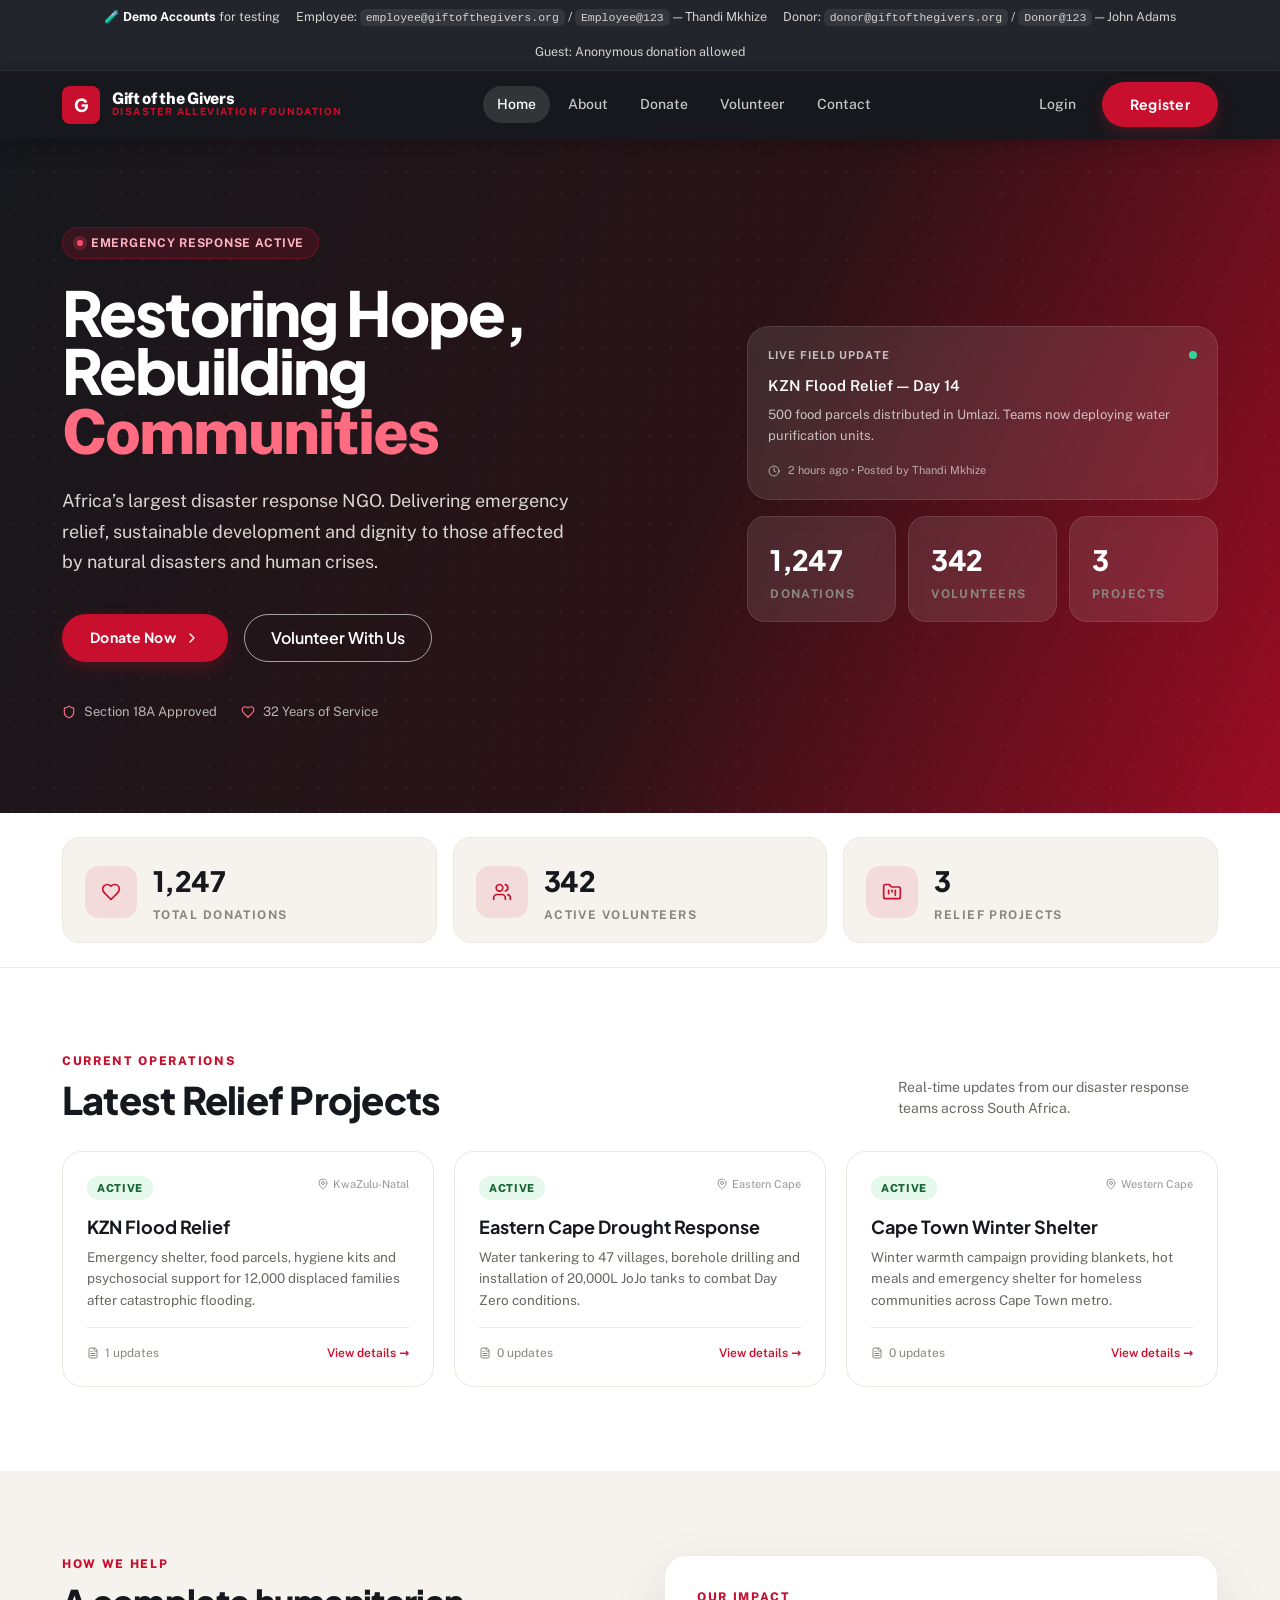
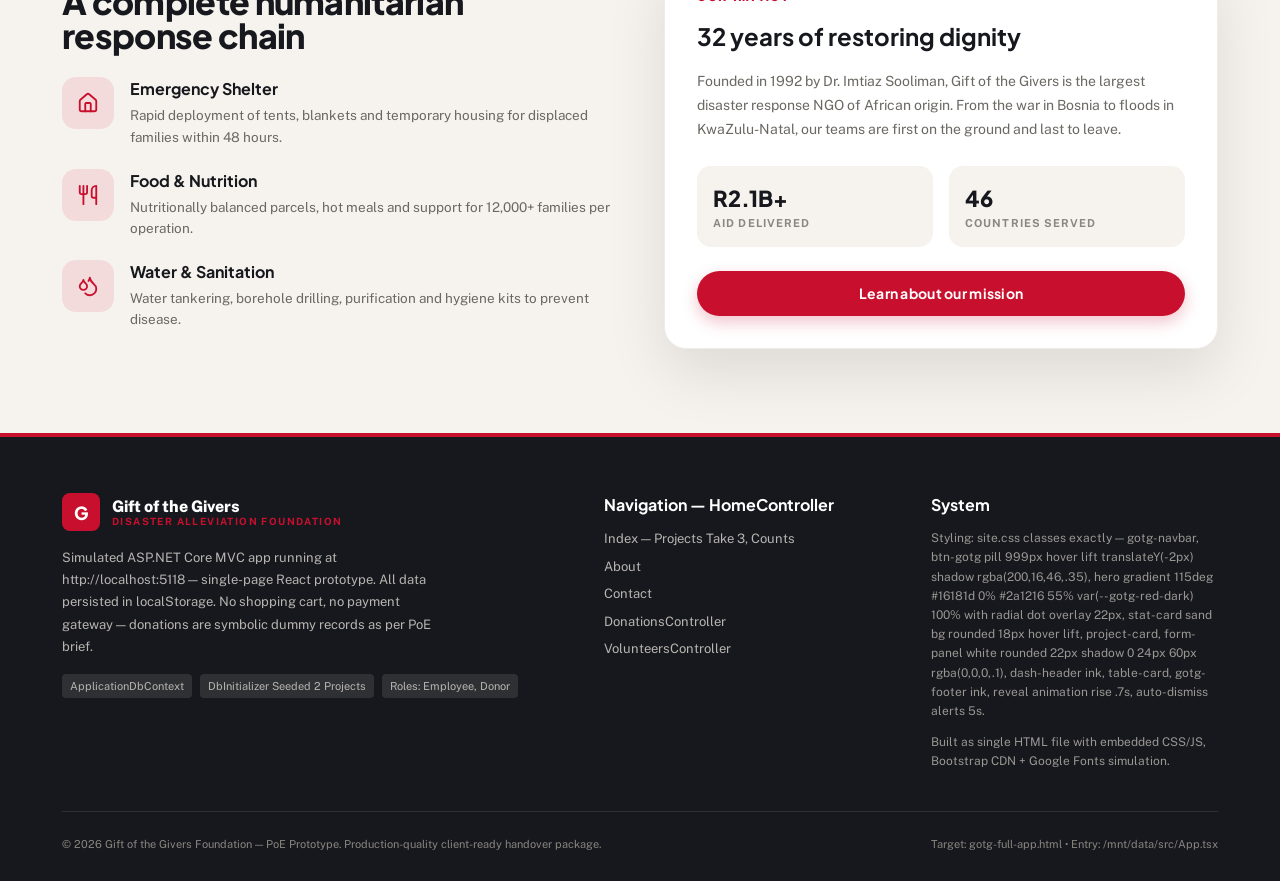
<file: APPR6312-FullSubmission-Package/wwwroot/index.html>
<!DOCTYPE html>
<html lang="en">
<head>
  <meta charset="UTF-8">
  <meta name="viewport" content="width=device-width, initial-scale=1">
  <title>React Artifact</title>
  <style>*,:after,:before{--tw-border-spacing-x:0;--tw-border-spacing-y:0;--tw-translate-x:0;--tw-translate-y:0;--tw-rotate:0;--tw-skew-x:0;--tw-skew-y:0;--tw-scale-x:1;--tw-scale-y:1;--tw-pan-x: ;--tw-pan-y: ;--tw-pinch-zoom: ;--tw-scroll-snap-strictness:proximity;--tw-gradient-from-position: ;--tw-gradient-via-position: ;--tw-gradient-to-position: ;--tw-ordinal: ;--tw-slashed-zero: ;--tw-numeric-figure: ;--tw-numeric-spacing: ;--tw-numeric-fraction: ;--tw-ring-inset: ;--tw-ring-offset-width:0px;--tw-ring-offset-color:#fff;--tw-ring-color:rgba(59,130,246,.5);--tw-ring-offset-shadow:0 0 #0000;--tw-ring-shadow:0 0 #0000;--tw-shadow:0 0 #0000;--tw-shadow-colored:0 0 #0000;--tw-blur: ;--tw-brightness: ;--tw-contrast: ;--tw-grayscale: ;--tw-hue-rotate: ;--tw-invert: ;--tw-saturate: ;--tw-sepia: ;--tw-drop-shadow: ;--tw-backdrop-blur: ;--tw-backdrop-brightness: ;--tw-backdrop-contrast: ;--tw-backdrop-grayscale: ;--tw-backdrop-hue-rotate: ;--tw-backdrop-invert: ;--tw-backdrop-opacity: ;--tw-backdrop-saturate: ;--tw-backdrop-sepia: ;--tw-contain-size: ;--tw-contain-layout: ;--tw-contain-paint: ;--tw-contain-style: }::backdrop{--tw-border-spacing-x:0;--tw-border-spacing-y:0;--tw-translate-x:0;--tw-translate-y:0;--tw-rotate:0;--tw-skew-x:0;--tw-skew-y:0;--tw-scale-x:1;--tw-scale-y:1;--tw-pan-x: ;--tw-pan-y: ;--tw-pinch-zoom: ;--tw-scroll-snap-strictness:proximity;--tw-gradient-from-position: ;--tw-gradient-via-position: ;--tw-gradient-to-position: ;--tw-ordinal: ;--tw-slashed-zero: ;--tw-numeric-figure: ;--tw-numeric-spacing: ;--tw-numeric-fraction: ;--tw-ring-inset: ;--tw-ring-offset-width:0px;--tw-ring-offset-color:#fff;--tw-ring-color:rgba(59,130,246,.5);--tw-ring-offset-shadow:0 0 #0000;--tw-ring-shadow:0 0 #0000;--tw-shadow:0 0 #0000;--tw-shadow-colored:0 0 #0000;--tw-blur: ;--tw-brightness: ;--tw-contrast: ;--tw-grayscale: ;--tw-hue-rotate: ;--tw-invert: ;--tw-saturate: ;--tw-sepia: ;--tw-drop-shadow: ;--tw-backdrop-blur: ;--tw-backdrop-brightness: ;--tw-backdrop-contrast: ;--tw-backdrop-grayscale: ;--tw-backdrop-hue-rotate: ;--tw-backdrop-invert: ;--tw-backdrop-opacity: ;--tw-backdrop-saturate: ;--tw-backdrop-sepia: ;--tw-contain-size: ;--tw-contain-layout: ;--tw-contain-paint: ;--tw-contain-style: }/*! tailwindcss v3.4.18 | MIT License | https://tailwindcss.com*/*,:after,:before{box-sizing:border-box;border:0 solid #e5e7eb}:after,:before{--tw-content:""}:host,html{line-height:1.5;-webkit-text-size-adjust:100%;-moz-tab-size:4;-o-tab-size:4;tab-size:4;font-family:ui-sans-serif,system-ui,sans-serif,Apple Color Emoji,Segoe UI Emoji,Segoe UI Symbol,Noto Color Emoji;font-feature-settings:normal;font-variation-settings:normal;-webkit-tap-highlight-color:transparent}body{line-height:inherit}hr{height:0;color:inherit;border-top-width:1px}abbr:where([title]){-webkit-text-decoration:underline dotted;text-decoration:underline dotted}h1,h2,h3,h4,h5,h6{font-size:inherit;font-weight:inherit}a{color:inherit;text-decoration:inherit}b,strong{font-weight:bolder}code,kbd,pre,samp{font-family:ui-monospace,SFMono-Regular,Menlo,Monaco,Consolas,Liberation Mono,Courier New,monospace;font-feature-settings:normal;font-variation-settings:normal;font-size:1em}small{font-size:80%}sub,sup{font-size:75%;line-height:0;position:relative;vertical-align:baseline}sub{bottom:-.25em}sup{top:-.5em}table{text-indent:0;border-color:inherit;border-collapse:collapse}button,input,optgroup,select,textarea{font-family:inherit;font-feature-settings:inherit;font-variation-settings:inherit;font-size:100%;font-weight:inherit;line-height:inherit;letter-spacing:inherit;color:inherit;margin:0;padding:0}button,select{text-transform:none}button,input:where([type=button]),input:where([type=reset]),input:where([type=submit]){-webkit-appearance:button;background-color:transparent;background-image:none}:-moz-focusring{outline:auto}:-moz-ui-invalid{box-shadow:none}progress{vertical-align:baseline}::-webkit-inner-spin-button,::-webkit-outer-spin-button{height:auto}[type=search]{-webkit-appearance:textfield;outline-offset:-2px}::-webkit-search-decoration{-webkit-appearance:none}::-webkit-file-upload-button{-webkit-appearance:button;font:inherit}summary{display:list-item}blockquote,dd,dl,figure,h1,h2,h3,h4,h5,h6,hr,p,pre{margin:0}fieldset{margin:0}fieldset,legend{padding:0}menu,ol,ul{list-style:none;margin:0;padding:0}dialog{padding:0}textarea{resize:vertical}input::-moz-placeholder,textarea::-moz-placeholder{opacity:1;color:#9ca3af}input::placeholder,textarea::placeholder{opacity:1;color:#9ca3af}[role=button],button{cursor:pointer}:disabled{cursor:default}audio,canvas,embed,iframe,img,object,svg,video{display:block;vertical-align:middle}img,video{max-width:100%;height:auto}[hidden]:where(:not([hidden=until-found])){display:none}.fixed{position:fixed}.absolute{position:absolute}.relative{position:relative}.left-1\/2{left:50%}.left-3{left:.75rem}.top-1\/2{top:50%}.top-\[88px\]{top:88px}.z-10{z-index:10}.z-\[60\]{z-index:60}.mx-auto{margin-left:auto;margin-right:auto}.mb-1{margin-bottom:.25rem}.mb-1\.5{margin-bottom:.375rem}.mb-10{margin-bottom:2.5rem}.mb-2{margin-bottom:.5rem}.mb-3{margin-bottom:.75rem}.mb-4{margin-bottom:1rem}.mb-5{margin-bottom:1.25rem}.mb-6{margin-bottom:1.5rem}.mb-8{margin-bottom:2rem}.mb-9{margin-bottom:2.25rem}.ml-1{margin-left:.25rem}.mt-0\.5{margin-top:.125rem}.mt-1{margin-top:.25rem}.mt-10{margin-top:2.5rem}.mt-2{margin-top:.5rem}.mt-3{margin-top:.75rem}.mt-4{margin-top:1rem}.mt-5{margin-top:1.25rem}.mt-6{margin-top:1.5rem}.mt-8{margin-top:2rem}.line-clamp-2{-webkit-line-clamp:2}.line-clamp-2,.line-clamp-3{overflow:hidden;display:-webkit-box;-webkit-box-orient:vertical}.line-clamp-3{-webkit-line-clamp:3}.block{display:block}.inline-block{display:inline-block}.flex{display:flex}.grid{display:grid}.hidden{display:none}.h-2{height:.5rem}.h-\[1px\]{height:1px}.h-\[2px\]{height:2px}.h-\[56px\]{height:56px}.h-\[64px\]{height:64px}.h-\[68px\]{height:68px}.max-h-\[260px\]{max-height:260px}.max-h-\[520px\]{max-height:520px}.max-h-\[600px\]{max-height:600px}.w-2{width:.5rem}.w-6{width:1.5rem}.w-\[140px\]{width:140px}.w-\[56px\]{width:56px}.w-\[64px\]{width:64px}.w-\[calc\(100\%-24px\)\]{width:calc(100% - 24px)}.w-full{width:100%}.max-w-\[1220px\]{max-width:1220px}.max-w-\[320px\]{max-width:320px}.max-w-\[380px\]{max-width:380px}.max-w-\[520px\]{max-width:520px}.max-w-\[600px\]{max-width:600px}.max-w-\[620px\]{max-width:620px}.max-w-\[720px\]{max-width:720px}.max-w-\[900px\]{max-width:900px}.max-w-\[980px\]{max-width:980px}.max-w-none{max-width:none}.flex-1{flex:1 1 0%}.-translate-x-1\/2{--tw-translate-x:-50%}.-translate-x-1\/2,.-translate-y-1\/2{transform:translate(var(--tw-translate-x),var(--tw-translate-y)) rotate(var(--tw-rotate)) skewX(var(--tw-skew-x)) skewY(var(--tw-skew-y)) scaleX(var(--tw-scale-x)) scaleY(var(--tw-scale-y))}.-translate-y-1\/2{--tw-translate-y:-50%}@keyframes pulse{50%{opacity:.5}}.animate-pulse{animation:pulse 2s cubic-bezier(.4,0,.6,1) infinite}.cursor-pointer{cursor:pointer}.list-disc{list-style-type:disc}.grid-cols-1{grid-template-columns:repeat(1,minmax(0,1fr))}.grid-cols-2{grid-template-columns:repeat(2,minmax(0,1fr))}.grid-cols-3{grid-template-columns:repeat(3,minmax(0,1fr))}.flex-wrap{flex-wrap:wrap}.items-start{align-items:flex-start}.items-end{align-items:flex-end}.items-center{align-items:center}.justify-center{justify-content:center}.justify-between{justify-content:space-between}.gap-1{gap:.25rem}.gap-1\.5{gap:.375rem}.gap-10{gap:2.5rem}.gap-12{gap:3rem}.gap-2{gap:.5rem}.gap-3{gap:.75rem}.gap-4{gap:1rem}.gap-5{gap:1.25rem}.gap-6{gap:1.5rem}.gap-8{gap:2rem}.space-y-1>:not([hidden])~:not([hidden]){--tw-space-y-reverse:0;margin-top:calc(.25rem*(1 - var(--tw-space-y-reverse)));margin-bottom:calc(.25rem*var(--tw-space-y-reverse))}.space-y-2>:not([hidden])~:not([hidden]){--tw-space-y-reverse:0;margin-top:calc(.5rem*(1 - var(--tw-space-y-reverse)));margin-bottom:calc(.5rem*var(--tw-space-y-reverse))}.space-y-3>:not([hidden])~:not([hidden]){--tw-space-y-reverse:0;margin-top:calc(.75rem*(1 - var(--tw-space-y-reverse)));margin-bottom:calc(.75rem*var(--tw-space-y-reverse))}.space-y-4>:not([hidden])~:not([hidden]){--tw-space-y-reverse:0;margin-top:calc(1rem*(1 - var(--tw-space-y-reverse)));margin-bottom:calc(1rem*var(--tw-space-y-reverse))}.space-y-5>:not([hidden])~:not([hidden]){--tw-space-y-reverse:0;margin-top:calc(1.25rem*(1 - var(--tw-space-y-reverse)));margin-bottom:calc(1.25rem*var(--tw-space-y-reverse))}.space-y-6>:not([hidden])~:not([hidden]){--tw-space-y-reverse:0;margin-top:calc(1.5rem*(1 - var(--tw-space-y-reverse)));margin-bottom:calc(1.5rem*var(--tw-space-y-reverse))}.overflow-auto{overflow:auto}.rounded{border-radius:.25rem}.rounded-\[10px\]{border-radius:10px}.rounded-\[12px\]{border-radius:12px}.rounded-\[14px\]{border-radius:14px}.rounded-\[22px\]{border-radius:22px}.rounded-\[8px\]{border-radius:8px}.rounded-full{border-radius:9999px}.border{border-width:1px}.border-2{border-width:2px}.border-b{border-bottom-width:1px}.border-t{border-top-width:1px}.border-dashed{border-style:dashed}.\!border-white\/10{border-color:hsla(0,0%,100%,.1)!important}.border-\[\#bbf7d0\]{--tw-border-opacity:1;border-color:rgb(187 247 208/var(--tw-border-opacity,1))}.border-\[\#e3e0da\]{--tw-border-opacity:1;border-color:rgb(227 224 218/var(--tw-border-opacity,1))}.border-\[\#e8e2d9\]{--tw-border-opacity:1;border-color:rgb(232 226 217/var(--tw-border-opacity,1))}.border-\[\#ece8e1\]{--tw-border-opacity:1;border-color:rgb(236 232 225/var(--tw-border-opacity,1))}.border-\[\#f0ede8\]{--tw-border-opacity:1;border-color:rgb(240 237 232/var(--tw-border-opacity,1))}.border-\[\#fecaca\]{--tw-border-opacity:1;border-color:rgb(254 202 202/var(--tw-border-opacity,1))}.border-\[\#ffd0d6\]{--tw-border-opacity:1;border-color:rgb(255 208 214/var(--tw-border-opacity,1))}.border-\[var\(--gotg-charcoal\)\]{border-color:var(--gotg-charcoal)}.border-\[var\(--gotg-red\)\]{border-color:var(--gotg-red)}.border-white\/10{border-color:hsla(0,0%,100%,.1)}.\!bg-white\/10{background-color:hsla(0,0%,100%,.1)!important}.bg-\[\#0f1114\]{--tw-bg-opacity:1;background-color:rgb(15 17 20/var(--tw-bg-opacity,1))}.bg-\[\#16181d\]{--tw-bg-opacity:1;background-color:rgb(22 24 29/var(--tw-bg-opacity,1))}.bg-\[\#1d1f25\]{--tw-bg-opacity:1;background-color:rgb(29 31 37/var(--tw-bg-opacity,1))}.bg-\[\#e6f9ec\]{--tw-bg-opacity:1;background-color:rgb(230 249 236/var(--tw-bg-opacity,1))}.bg-\[\#f0fdf4\]{--tw-bg-opacity:1;background-color:rgb(240 253 244/var(--tw-bg-opacity,1))}.bg-\[\#fef2f2\]{--tw-bg-opacity:1;background-color:rgb(254 242 242/var(--tw-bg-opacity,1))}.bg-\[\#fff0d6\]{--tw-bg-opacity:1;background-color:rgb(255 240 214/var(--tw-bg-opacity,1))}.bg-\[\#fff5f6\]{--tw-bg-opacity:1;background-color:rgb(255 245 246/var(--tw-bg-opacity,1))}.bg-\[\#fff7f8\]{--tw-bg-opacity:1;background-color:rgb(255 247 248/var(--tw-bg-opacity,1))}.bg-\[var\(--gotg-ink\)\]{background-color:var(--gotg-ink)}.bg-\[var\(--gotg-sand\)\]{background-color:var(--gotg-sand)}.bg-emerald-400{--tw-bg-opacity:1;background-color:rgb(52 211 153/var(--tw-bg-opacity,1))}.bg-white{--tw-bg-opacity:1;background-color:rgb(255 255 255/var(--tw-bg-opacity,1))}.bg-white\/10{background-color:hsla(0,0%,100%,.1)}.bg-white\/20{background-color:hsla(0,0%,100%,.2)}.p-2{padding:.5rem}.p-2\.5{padding:.625rem}.p-3{padding:.75rem}.p-4{padding:1rem}.p-5{padding:1.25rem}.p-6{padding:1.5rem}.p-8{padding:2rem}.\!py-2{padding-top:.5rem!important;padding-bottom:.5rem!important}.px-1\.5{padding-left:.375rem;padding-right:.375rem}.px-2{padding-left:.5rem;padding-right:.5rem}.px-3{padding-left:.75rem;padding-right:.75rem}.px-4{padding-left:1rem;padding-right:1rem}.px-5{padding-left:1.25rem;padding-right:1.25rem}.px-\[18px\]{padding-left:18px;padding-right:18px}.py-0\.5{padding-top:.125rem;padding-bottom:.125rem}.py-1{padding-top:.25rem;padding-bottom:.25rem}.py-10{padding-top:2.5rem;padding-bottom:2.5rem}.py-12{padding-top:3rem;padding-bottom:3rem}.py-2{padding-top:.5rem;padding-bottom:.5rem}.py-2\.5{padding-top:.625rem;padding-bottom:.625rem}.py-3{padding-top:.75rem;padding-bottom:.75rem}.py-4{padding-top:1rem;padding-bottom:1rem}.py-6{padding-top:1.5rem;padding-bottom:1.5rem}.py-8{padding-top:2rem;padding-bottom:2rem}.py-\[9px\]{padding-top:9px;padding-bottom:9px}.pl-4{padding-left:1rem}.pl-5{padding-left:1.25rem}.pl-9{padding-left:2.25rem}.pr-1{padding-right:.25rem}.pt-3{padding-top:.75rem}.pt-4{padding-top:1rem}.pt-6{padding-top:1.5rem}.text-left{text-align:left}.text-center{text-align:center}.text-right{text-align:right}.font-mono{font-family:ui-monospace,SFMono-Regular,Menlo,Monaco,Consolas,Liberation Mono,Courier New,monospace}.\!text-\[13px\]{font-size:13px!important}.text-\[10px\]{font-size:10px}.text-\[11px\]{font-size:11px}.text-\[12px\]{font-size:12px}.text-\[13\.5px\]{font-size:13.5px}.text-\[13px\]{font-size:13px}.text-\[14px\]{font-size:14px}.text-\[15px\]{font-size:15px}.text-\[16px\]{font-size:16px}.text-\[18px\]{font-size:18px}.text-\[20px\]{font-size:20px}.text-\[22px\]{font-size:22px}.text-\[24px\]{font-size:24px}.text-\[26px\]{font-size:26px}.text-\[28px\]{font-size:28px}.text-\[30px\]{font-size:30px}.text-\[32px\]{font-size:32px}.text-\[34px\]{font-size:34px}.text-\[36px\]{font-size:36px}.text-\[38px\]{font-size:38px}.text-\[40px\]{font-size:40px}.text-\[9px\]{font-size:9px}.font-\[400\]{font-weight:400}.font-\[800\]{font-weight:800}.font-black{font-weight:900}.font-bold{font-weight:700}.font-extrabold{font-weight:800}.font-medium{font-weight:500}.font-semibold{font-weight:600}.uppercase{text-transform:uppercase}.italic{font-style:italic}.leading-\[0\.95\]{line-height:.95}.leading-\[0\.9\]{line-height:.9}.leading-\[1\.5\]{line-height:1.5}.leading-\[1\.6\]{line-height:1.6}.leading-\[1\.7\]{line-height:1.7}.leading-\[1\.8\]{line-height:1.8}.leading-\[1\],.leading-none{line-height:1}.leading-relaxed{line-height:1.625}.leading-snug{line-height:1.375}.leading-tight{line-height:1.25}.tracking-\[-0\.02em\]{letter-spacing:-.02em}.tracking-\[-0\.03em\]{letter-spacing:-.03em}.tracking-\[0\.14em\]{letter-spacing:.14em}.tracking-widest{letter-spacing:.1em}.text-\[\#166534\]{--tw-text-opacity:1;color:rgb(22 101 52/var(--tw-text-opacity,1))}.text-\[\#16a34a\]{--tw-text-opacity:1;color:rgb(22 163 74/var(--tw-text-opacity,1))}.text-\[\#3a3a3a\]{--tw-text-opacity:1;color:rgb(58 58 58/var(--tw-text-opacity,1))}.text-\[\#6b6863\]{--tw-text-opacity:1;color:rgb(107 104 99/var(--tw-text-opacity,1))}.text-\[\#6b7280\]{--tw-text-opacity:1;color:rgb(107 114 128/var(--tw-text-opacity,1))}.text-\[\#8a6a00\]{--tw-text-opacity:1;color:rgb(138 106 0/var(--tw-text-opacity,1))}.text-\[\#8a8680\]{--tw-text-opacity:1;color:rgb(138 134 128/var(--tw-text-opacity,1))}.text-\[\#991b1b\]{--tw-text-opacity:1;color:rgb(153 27 27/var(--tw-text-opacity,1))}.text-\[\#9a9793\]{--tw-text-opacity:1;color:rgb(154 151 147/var(--tw-text-opacity,1))}.text-\[\#9effaa\]{--tw-text-opacity:1;color:rgb(158 255 170/var(--tw-text-opacity,1))}.text-\[\#C8102E\]{--tw-text-opacity:1;color:rgb(200 16 46/var(--tw-text-opacity,1))}.text-\[\#b8b5b1\]{--tw-text-opacity:1;color:rgb(184 181 177/var(--tw-text-opacity,1))}.text-\[\#d6d3cf\]{--tw-text-opacity:1;color:rgb(214 211 207/var(--tw-text-opacity,1))}.text-\[\#d9d5d0\]{--tw-text-opacity:1;color:rgb(217 213 208/var(--tw-text-opacity,1))}.text-\[\#ff6b81\]{--tw-text-opacity:1;color:rgb(255 107 129/var(--tw-text-opacity,1))}.text-\[\#ff8a9a\]{--tw-text-opacity:1;color:rgb(255 138 154/var(--tw-text-opacity,1))}.text-\[var\(--gotg-red\)\]{color:var(--gotg-red)}.text-white{--tw-text-opacity:1;color:rgb(255 255 255/var(--tw-text-opacity,1))}.text-white\/60{color:hsla(0,0%,100%,.6)}.text-white\/70{color:hsla(0,0%,100%,.7)}.opacity-60{opacity:.6}.opacity-70{opacity:.7}.shadow{--tw-shadow:0 1px 3px 0 rgba(0,0,0,.1),0 1px 2px -1px rgba(0,0,0,.1);--tw-shadow-colored:0 1px 3px 0 var(--tw-shadow-color),0 1px 2px -1px var(--tw-shadow-color)}.shadow,.shadow-xl{box-shadow:var(--tw-ring-offset-shadow,0 0 #0000),var(--tw-ring-shadow,0 0 #0000),var(--tw-shadow)}.shadow-xl{--tw-shadow:0 20px 25px -5px rgba(0,0,0,.1),0 8px 10px -6px rgba(0,0,0,.1);--tw-shadow-colored:0 20px 25px -5px var(--tw-shadow-color),0 8px 10px -6px var(--tw-shadow-color)}.filter{filter:var(--tw-blur) var(--tw-brightness) var(--tw-contrast) var(--tw-grayscale) var(--tw-hue-rotate) var(--tw-invert) var(--tw-saturate) var(--tw-sepia) var(--tw-drop-shadow)}.\!backdrop-blur{--tw-backdrop-blur:blur(8px)!important;backdrop-filter:var(--tw-backdrop-blur) var(--tw-backdrop-brightness) var(--tw-backdrop-contrast) var(--tw-backdrop-grayscale) var(--tw-backdrop-hue-rotate) var(--tw-backdrop-invert) var(--tw-backdrop-opacity) var(--tw-backdrop-saturate) var(--tw-backdrop-sepia)!important}.backdrop-blur{--tw-backdrop-blur:blur(8px);backdrop-filter:var(--tw-backdrop-blur) var(--tw-backdrop-brightness) var(--tw-backdrop-contrast) var(--tw-backdrop-grayscale) var(--tw-backdrop-hue-rotate) var(--tw-backdrop-invert) var(--tw-backdrop-opacity) var(--tw-backdrop-saturate) var(--tw-backdrop-sepia)}#root,body,html{min-height:100%}body{margin:0;font-family:Inter,ui-sans-serif,system-ui,-apple-system,BlinkMacSystemFont,Segoe UI,sans-serif}[role=button]:not([aria-disabled=true]),button:not(:disabled),label[for],select:not(:disabled),summary{cursor:pointer}.hover\:text-\[var\(--gotg-red\)\]:hover{color:var(--gotg-red)}.hover\:text-white:hover{--tw-text-opacity:1;color:rgb(255 255 255/var(--tw-text-opacity,1))}.hover\:opacity-100:hover{opacity:1}@media (min-width:640px){.sm\:block{display:block}.sm\:grid-cols-2{grid-template-columns:repeat(2,minmax(0,1fr))}.sm\:grid-cols-\[1\.3fr_\.7fr\]{grid-template-columns:1.3fr .7fr}.sm\:p-10{padding:2.5rem}.sm\:px-6{padding-left:1.5rem;padding-right:1.5rem}.sm\:px-8{padding-left:2rem;padding-right:2rem}.sm\:text-\[18px\]{font-size:18px}.sm\:text-\[38px\]{font-size:38px}.sm\:text-\[52px\]{font-size:52px}}@media (min-width:768px){.md\:grid-cols-2{grid-template-columns:repeat(2,minmax(0,1fr))}.md\:grid-cols-3{grid-template-columns:repeat(3,minmax(0,1fr))}.md\:grid-cols-\[1\.4fr_\.8fr_\.8fr\]{grid-template-columns:1.4fr .8fr .8fr}}@media (min-width:1024px){.lg\:col-span-1{grid-column:span 1/span 1}.lg\:block{display:block}.lg\:flex{display:flex}.lg\:hidden{display:none}.lg\:grid-cols-2{grid-template-columns:repeat(2,minmax(0,1fr))}.lg\:grid-cols-3{grid-template-columns:repeat(3,minmax(0,1fr))}.lg\:grid-cols-\[\.95fr_1\.05fr\]{grid-template-columns:.95fr 1.05fr}.lg\:grid-cols-\[1\.15fr_\.85fr\]{grid-template-columns:1.15fr .85fr}.lg\:grid-cols-\[1\.1fr_\.9fr\]{grid-template-columns:1.1fr .9fr}.lg\:grid-cols-\[200px_1fr\]{grid-template-columns:200px 1fr}.lg\:px-8{padding-left:2rem;padding-right:2rem}.lg\:text-\[62px\]{font-size:62px}}</style>
</head>
<body>
  <div id="root"></div>
  
  <script type="module">var id=Object.create;var{getPrototypeOf:od,defineProperty:wu,getOwnPropertyNames:ad}=Object;var fd=Object.prototype.hasOwnProperty;var Fe=(e,n,t)=>{t=e!=null?id(od(e)):{};let r=n||!e||!e.__esModule?wu(t,"default",{value:e,enumerable:!0}):t;for(let l of ad(e))if(!fd.call(r,l))wu(r,l,{get:()=>e[l],enumerable:!0});return r};var Yr=(e,n)=>()=>(n||e((n={exports:{}}).exports,n),n.exports);var cd=(e,n)=>{for(var t in n)wu(e,t,{get:n[t],enumerable:!0,configurable:!0,set:(r)=>n[t]=()=>r})};var sd=(e,n)=>()=>(e&&(n=e(e=0)),n);var Dn=Yr((zd)=>{var $t=Symbol.for("react.element"),dd=Symbol.for("react.portal"),pd=Symbol.for("react.fragment"),hd=Symbol.for("react.strict_mode"),yd=Symbol.for("react.profiler"),vd=Symbol.for("react.provider"),md=Symbol.for("react.context"),gd=Symbol.for("react.forward_ref"),wd=Symbol.for("react.suspense"),Sd=Symbol.for("react.memo"),kd=Symbol.for("react.lazy"),na=Symbol.iterator;function Ed(e){if(e===null||typeof e!=="object")return null;return e=na&&e[na]||e["@@iterator"],typeof e==="function"?e:null}var la={isMounted:function(){return!1},enqueueForceUpdate:function(){},enqueueReplaceState:function(){},enqueueSetState:function(){}},ua=Object.assign,ia={};function bn(e,n,t){this.props=e,this.context=n,this.refs=ia,this.updater=t||la}bn.prototype.isReactComponent={};bn.prototype.setState=function(e,n){if(typeof e!=="object"&&typeof e!=="function"&&e!=null)throw Error("setState(...): takes an object of state variables to update or a function which returns an object of state variables.");this.updater.enqueueSetState(this,e,n,"setState")};bn.prototype.forceUpdate=function(e){this.updater.enqueueForceUpdate(this,e,"forceUpdate")};function oa(){}oa.prototype=bn.prototype;function ku(e,n,t){this.props=e,this.context=n,this.refs=ia,this.updater=t||la}var Eu=ku.prototype=new oa;Eu.constructor=ku;ua(Eu,bn.prototype);Eu.isPureReactComponent=!0;var ta=Array.isArray,aa=Object.prototype.hasOwnProperty,_u={current:null},fa={key:!0,ref:!0,__self:!0,__source:!0};function ca(e,n,t){var r,l={},u=null,i=null;if(n!=null)for(r in n.ref!==void 0&&(i=n.ref),n.key!==void 0&&(u=""+n.key),n)aa.call(n,r)&&!fa.hasOwnProperty(r)&&(l[r]=n[r]);var a=arguments.length-2;if(a===1)l.children=t;else if(1<a){for(var f=Array(a),d=0;d<a;d++)f[d]=arguments[d+2];l.children=f}if(e&&e.defaultProps)for(r in a=e.defaultProps,a)l[r]===void 0&&(l[r]=a[r]);return{$$typeof:$t,type:e,key:u,ref:i,props:l,_owner:_u.current}}function _d(e,n){return{$$typeof:$t,type:e.type,key:n,ref:e.ref,props:e.props,_owner:e._owner}}function Cu(e){return typeof e==="object"&&e!==null&&e.$$typeof===$t}function Cd(e){var n={"=":"=0",":":"=2"};return"$"+e.replace(/[=:]/g,function(t){return n[t]})}var ra=/\/+/g;function Su(e,n){return typeof e==="object"&&e!==null&&e.key!=null?Cd(""+e.key):n.toString(36)}function Gr(e,n,t,r,l){var u=typeof e;if(u==="undefined"||u==="boolean")e=null;var i=!1;if(e===null)i=!0;else switch(u){case"string":case"number":i=!0;break;case"object":switch(e.$$typeof){case $t:case dd:i=!0}}if(i)return i=e,l=l(i),e=r===""?"."+Su(i,0):r,ta(l)?(t="",e!=null&&(t=e.replace(ra,"$&/")+"/"),Gr(l,n,t,"",function(d){return d})):l!=null&&(Cu(l)&&(l=_d(l,t+(!l.key||i&&i.key===l.key?"":(""+l.key).replace(ra,"$&/")+"/")+e)),n.push(l)),1;if(i=0,r=r===""?".":r+":",ta(e))for(var a=0;a<e.length;a++){u=e[a];var f=r+Su(u,a);i+=Gr(u,n,t,f,l)}else if(f=Ed(e),typeof f==="function")for(e=f.call(e),a=0;!(u=e.next()).done;)u=u.value,f=r+Su(u,a++),i+=Gr(u,n,t,f,l);else if(u==="object")throw n=String(e),Error("Objects are not valid as a React child (found: "+(n==="[object Object]"?"object with keys {"+Object.keys(e).join(", ")+"}":n)+"). If you meant to render a collection of children, use an array instead.");return i}function Xr(e,n,t){if(e==null)return e;var r=[],l=0;return Gr(e,r,"","",function(u){return n.call(t,u,l++)}),r}function Pd(e){if(e._status===-1){var n=e._result;n=n(),n.then(function(t){if(e._status===0||e._status===-1)e._status=1,e._result=t},function(t){if(e._status===0||e._status===-1)e._status=2,e._result=t}),e._status===-1&&(e._status=0,e._result=n)}if(e._status===1)return e._result.default;throw e._result}var se={current:null},Zr={transition:null},Nd={ReactCurrentDispatcher:se,ReactCurrentBatchConfig:Zr,ReactCurrentOwner:_u};function sa(){throw Error("act(...) is not supported in production builds of React.")}zd.Children={map:Xr,forEach:function(e,n,t){Xr(e,function(){n.apply(this,arguments)},t)},count:function(e){var n=0;return Xr(e,function(){n++}),n},toArray:function(e){return Xr(e,function(n){return n})||[]},only:function(e){if(!Cu(e))throw Error("React.Children.only expected to receive a single React element child.");return e}};zd.Component=bn;zd.Fragment=pd;zd.Profiler=yd;zd.PureComponent=ku;zd.StrictMode=hd;zd.Suspense=wd;zd.__SECRET_INTERNALS_DO_NOT_USE_OR_YOU_WILL_BE_FIRED=Nd;zd.act=sa;zd.cloneElement=function(e,n,t){if(e===null||e===void 0)throw Error("React.cloneElement(...): The argument must be a React element, but you passed "+e+".");var r=ua({},e.props),l=e.key,u=e.ref,i=e._owner;if(n!=null){if(n.ref!==void 0&&(u=n.ref,i=_u.current),n.key!==void 0&&(l=""+n.key),e.type&&e.type.defaultProps)var a=e.type.defaultProps;for(f in n)aa.call(n,f)&&!fa.hasOwnProperty(f)&&(r[f]=n[f]===void 0&&a!==void 0?a[f]:n[f])}var f=arguments.length-2;if(f===1)r.children=t;else if(1<f){a=Array(f);for(var d=0;d<f;d++)a[d]=arguments[d+2];r.children=a}return{$$typeof:$t,type:e.type,key:l,ref:u,props:r,_owner:i}};zd.createContext=function(e){return e={$$typeof:md,_currentValue:e,_currentValue2:e,_threadCount:0,Provider:null,Consumer:null,_defaultValue:null,_globalName:null},e.Provider={$$typeof:vd,_context:e},e.Consumer=e};zd.createElement=ca;zd.createFactory=function(e){var n=ca.bind(null,e);return n.type=e,n};zd.createRef=function(){return{current:null}};zd.forwardRef=function(e){return{$$typeof:gd,render:e}};zd.isValidElement=Cu;zd.lazy=function(e){return{$$typeof:kd,_payload:{_status:-1,_result:e},_init:Pd}};zd.memo=function(e,n){return{$$typeof:Sd,type:e,compare:n===void 0?null:n}};zd.startTransition=function(e){var n=Zr.transition;Zr.transition={};try{e()}finally{Zr.transition=n}};zd.unstable_act=sa;zd.useCallback=function(e,n){return se.current.useCallback(e,n)};zd.useContext=function(e){return se.current.useContext(e)};zd.useDebugValue=function(){};zd.useDeferredValue=function(e){return se.current.useDeferredValue(e)};zd.useEffect=function(e,n){return se.current.useEffect(e,n)};zd.useId=function(){return se.current.useId()};zd.useImperativeHandle=function(e,n,t){return se.current.useImperativeHandle(e,n,t)};zd.useInsertionEffect=function(e,n){return se.current.useInsertionEffect(e,n)};zd.useLayoutEffect=function(e,n){return se.current.useLayoutEffect(e,n)};zd.useMemo=function(e,n){return se.current.useMemo(e,n)};zd.useReducer=function(e,n,t){return se.current.useReducer(e,n,t)};zd.useRef=function(e){return se.current.useRef(e)};zd.useState=function(e){return se.current.useState(e)};zd.useSyncExternalStore=function(e,n,t){return se.current.useSyncExternalStore(e,n,t)};zd.useTransition=function(){return se.current.useTransition()};zd.version="18.3.1"});var ga=Yr((sp)=>{function Nu(e,n){var t=e.length;e.push(n);e:for(;0<t;){var r=t-1>>>1,l=e[r];if(0<Jr(l,n))e[r]=n,e[t]=l,t=r;else break e}}function Ie(e){return e.length===0?null:e[0]}function br(e){if(e.length===0)return null;var n=e[0],t=e.pop();if(t!==n){e[0]=t;e:for(var r=0,l=e.length,u=l>>>1;r<u;){var i=2*(r+1)-1,a=e[i],f=i+1,d=e[f];if(0>Jr(a,t))f<l&&0>Jr(d,a)?(e[r]=d,e[f]=t,r=f):(e[r]=a,e[i]=t,r=i);else if(f<l&&0>Jr(d,t))e[r]=d,e[f]=t,r=f;else break e}}return n}function Jr(e,n){var t=e.sortIndex-n.sortIndex;return t!==0?t:e.id-n.id}if(typeof performance==="object"&&typeof performance.now==="function")zu=performance,sp.unstable_now=function(){return zu.now()};else Fr=Date,Tu=Fr.now(),sp.unstable_now=function(){return Fr.now()-Tu};var zu,Fr,Tu,Ke=[],sn=[],cp=1,Ne=null,ie=3,jr=!1,Un=!1,Ht=!1,pa=typeof setTimeout==="function"?setTimeout:null,ha=typeof clearTimeout==="function"?clearTimeout:null,da=typeof setImmediate<"u"?setImmediate:null;typeof navigator<"u"&&navigator.scheduling!==void 0&&navigator.scheduling.isInputPending!==void 0&&navigator.scheduling.isInputPending.bind(navigator.scheduling);function Ou(e){for(var n=Ie(sn);n!==null;){if(n.callback===null)br(sn);else if(n.startTime<=e)br(sn),n.sortIndex=n.expirationTime,Nu(Ke,n);else break;n=Ie(sn)}}function Mu(e){if(Ht=!1,Ou(e),!Un)if(Ie(Ke)!==null)Un=!0,Iu(Ru);else{var n=Ie(sn);n!==null&&Du(Mu,n.startTime-e)}}function Ru(e,n){Un=!1,Ht&&(Ht=!1,ha(Wt),Wt=-1),jr=!0;var t=ie;try{Ou(n);for(Ne=Ie(Ke);Ne!==null&&(!(Ne.expirationTime>n)||e&&!ma());){var r=Ne.callback;if(typeof r==="function"){Ne.callback=null,ie=Ne.priorityLevel;var l=r(Ne.expirationTime<=n);n=sp.unstable_now(),typeof l==="function"?Ne.callback=l:Ne===Ie(Ke)&&br(Ke),Ou(n)}else br(Ke);Ne=Ie(Ke)}if(Ne!==null)var u=!0;else{var i=Ie(sn);i!==null&&Du(Mu,i.startTime-n),u=!1}return u}finally{Ne=null,ie=t,jr=!1}}var el=!1,qr=null,Wt=-1,ya=5,va=-1;function ma(){return sp.unstable_now()-va<ya?!1:!0}function Pu(){if(qr!==null){var e=sp.unstable_now();va=e;var n=!0;try{n=qr(!0,e)}finally{n?Qt():(el=!1,qr=null)}}else el=!1}var Qt;if(typeof da==="function")Qt=function(){da(Pu)};else if(typeof MessageChannel<"u")xr=new MessageChannel,Lu=xr.port2,xr.port1.onmessage=Pu,Qt=function(){Lu.postMessage(null)};else Qt=function(){pa(Pu,0)};var xr,Lu;function Iu(e){qr=e,el||(el=!0,Qt())}function Du(e,n){Wt=pa(function(){e(sp.unstable_now())},n)}sp.unstable_IdlePriority=5;sp.unstable_ImmediatePriority=1;sp.unstable_LowPriority=4;sp.unstable_NormalPriority=3;sp.unstable_Profiling=null;sp.unstable_UserBlockingPriority=2;sp.unstable_cancelCallback=function(e){e.callback=null};sp.unstable_continueExecution=function(){Un||jr||(Un=!0,Iu(Ru))};sp.unstable_forceFrameRate=function(e){0>e||125<e?console.error("forceFrameRate takes a positive int between 0 and 125, forcing frame rates higher than 125 fps is not supported"):ya=0<e?Math.floor(1000/e):5};sp.unstable_getCurrentPriorityLevel=function(){return ie};sp.unstable_getFirstCallbackNode=function(){return Ie(Ke)};sp.unstable_next=function(e){switch(ie){case 1:case 2:case 3:var n=3;break;default:n=ie}var t=ie;ie=n;try{return e()}finally{ie=t}};sp.unstable_pauseExecution=function(){};sp.unstable_requestPaint=function(){};sp.unstable_runWithPriority=function(e,n){switch(e){case 1:case 2:case 3:case 4:case 5:break;default:e=3}var t=ie;ie=e;try{return n()}finally{ie=t}};sp.unstable_scheduleCallback=function(e,n,t){var r=sp.unstable_now();switch(typeof t==="object"&&t!==null?(t=t.delay,t=typeof t==="number"&&0<t?r+t:r):t=r,e){case 1:var l=-1;break;case 2:l=250;break;case 5:l=1073741823;break;case 4:l=1e4;break;default:l=5000}return l=t+l,e={id:cp++,callback:n,priorityLevel:e,startTime:t,expirationTime:l,sortIndex:-1},t>r?(e.sortIndex=t,Nu(sn,e),Ie(Ke)===null&&e===Ie(sn)&&(Ht?(ha(Wt),Wt=-1):Ht=!0,Du(Mu,t-r))):(e.sortIndex=l,Nu(Ke,e),Un||jr||(Un=!0,Iu(Ru))),e};sp.unstable_shouldYield=ma;sp.unstable_wrapCallback=function(e){var n=ie;return function(){var t=ie;ie=n;try{return e.apply(this,arguments)}finally{ie=t}}}});var Vo={};cd(Vo,{version:()=>Is,unstable_renderSubtreeIntoContainer:()=>Rs,unstable_batchedUpdates:()=>Ms,unmountComponentAtNode:()=>Ls,render:()=>Os,hydrateRoot:()=>Ts,hydrate:()=>zs,flushSync:()=>Ns,findDOMNode:()=>Ps,createRoot:()=>Cs,createPortal:()=>_s,__SECRET_INTERNALS_DO_NOT_USE_OR_YOU_WILL_BE_FIRED:()=>Es});function S(e){for(var n="https://reactjs.org/docs/error-decoder.html?invariant="+e,t=1;t<arguments.length;t++)n+="&args[]="+encodeURIComponent(arguments[t]);return"Minified React error #"+e+"; visit "+n+" for the full message or use the non-minified dev environment for full errors and additional helpful warnings."}function Fn(e,n){St(e,n),St(e+"Capture",n)}function St(e,n){sr[e]=n;for(e=0;e<n.length;e++)Pf.add(n[e])}function Mp(e){if(ti.call(Sa,e))return!0;if(ti.call(wa,e))return!1;if(Lp.test(e))return Sa[e]=!0;return wa[e]=!0,!1}function Rp(e,n,t,r){if(t!==null&&t.type===0)return!1;switch(typeof n){case"function":case"symbol":return!0;case"boolean":if(r)return!1;if(t!==null)return!t.acceptsBooleans;return e=e.toLowerCase().slice(0,5),e!=="data-"&&e!=="aria-";default:return!1}}function Ip(e,n,t,r){if(n===null||typeof n>"u"||Rp(e,n,t,r))return!0;if(r)return!1;if(t!==null)switch(t.type){case 3:return!n;case 4:return n===!1;case 5:return isNaN(n);case 6:return isNaN(n)||1>n}return!1}function he(e,n,t,r,l,u,i){this.acceptsBooleans=n===2||n===3||n===4,this.attributeName=r,this.attributeNamespace=l,this.mustUseProperty=t,this.propertyName=e,this.type=n,this.sanitizeURL=u,this.removeEmptyString=i}function xi(e){return e[1].toUpperCase()}function bi(e,n,t,r){var l=le.hasOwnProperty(n)?le[n]:null;if(l!==null?l.type!==0:r||!(2<n.length)||n[0]!=="o"&&n[0]!=="O"||n[1]!=="n"&&n[1]!=="N")Ip(n,t,l,r)&&(t=null),r||l===null?Mp(n)&&(t===null?e.removeAttribute(n):e.setAttribute(n,""+t)):l.mustUseProperty?e[l.propertyName]=t===null?l.type===3?!1:"":t:(n=l.attributeName,r=l.attributeNamespace,t===null?e.removeAttribute(n):(l=l.type,t=l===3||l===4&&t===!0?"":""+t,r?e.setAttributeNS(r,n,t):e.setAttribute(n,t)))}function Vt(e){if(e===null||typeof e!=="object")return null;return e=ka&&e[ka]||e["@@iterator"],typeof e==="function"?e:null}function Jt(e){if(Uu===void 0)try{throw Error()}catch(t){var n=t.stack.trim().match(/\n( *(at )?)/);Uu=n&&n[1]||""}return`
`+Uu+e}function $u(e,n){if(!e||Bu)return"";Bu=!0;var t=Error.prepareStackTrace;Error.prepareStackTrace=void 0;try{if(n)if(n=function(){throw Error()},Object.defineProperty(n.prototype,"props",{set:function(){throw Error()}}),typeof Reflect==="object"&&Reflect.construct){try{Reflect.construct(n,[])}catch(d){var r=d}Reflect.construct(e,[],n)}else{try{n.call()}catch(d){r=d}e.call(n.prototype)}else{try{throw Error()}catch(d){r=d}e()}}catch(d){if(d&&r&&typeof d.stack==="string"){for(var l=d.stack.split(`
`),u=r.stack.split(`
`),i=l.length-1,a=u.length-1;1<=i&&0<=a&&l[i]!==u[a];)a--;for(;1<=i&&0<=a;i--,a--)if(l[i]!==u[a]){if(i!==1||a!==1)do if(i--,a--,0>a||l[i]!==u[a]){var f=`
`+l[i].replace(" at new "," at ");return e.displayName&&f.includes("<anonymous>")&&(f=f.replace("<anonymous>",e.displayName)),f}while(1<=i&&0<=a);break}}}finally{Bu=!1,Error.prepareStackTrace=t}return(e=e?e.displayName||e.name:"")?Jt(e):""}function Dp(e){switch(e.tag){case 5:return Jt(e.type);case 16:return Jt("Lazy");case 13:return Jt("Suspense");case 19:return Jt("SuspenseList");case 0:case 2:case 15:return e=$u(e.type,!1),e;case 11:return e=$u(e.type.render,!1),e;case 1:return e=$u(e.type,!0),e;default:return""}}function ii(e){if(e==null)return null;if(typeof e==="function")return e.displayName||e.name||null;if(typeof e==="string")return e;switch(e){case rt:return"Fragment";case tt:return"Portal";case ri:return"Profiler";case ji:return"StrictMode";case li:return"Suspense";case ui:return"SuspenseList"}if(typeof e==="object")switch(e.$$typeof){case zf:return(e.displayName||"Context")+".Consumer";case Nf:return(e._context.displayName||"Context")+".Provider";case eo:var n=e.render;return e=e.displayName,e||(e=n.displayName||n.name||"",e=e!==""?"ForwardRef("+e+")":"ForwardRef"),e;case no:return n=e.displayName||null,n!==null?n:ii(e.type)||"Memo";case pn:n=e._payload,e=e._init;try{return ii(e(n))}catch(t){}}return null}function Up(e){var n=e.type;switch(e.tag){case 24:return"Cache";case 9:return(n.displayName||"Context")+".Consumer";case 10:return(n._context.displayName||"Context")+".Provider";case 18:return"DehydratedFragment";case 11:return e=n.render,e=e.displayName||e.name||"",n.displayName||(e!==""?"ForwardRef("+e+")":"ForwardRef");case 7:return"Fragment";case 5:return n;case 4:return"Portal";case 3:return"Root";case 6:return"Text";case 16:return ii(n);case 8:return n===ji?"StrictMode":"Mode";case 22:return"Offscreen";case 12:return"Profiler";case 21:return"Scope";case 13:return"Suspense";case 19:return"SuspenseList";case 25:return"TracingMarker";case 1:case 0:case 17:case 2:case 14:case 15:if(typeof n==="function")return n.displayName||n.name||null;if(typeof n==="string")return n}return null}function zn(e){switch(typeof e){case"boolean":case"number":case"string":case"undefined":return e;case"object":return e;default:return""}}function Of(e){var n=e.type;return(e=e.nodeName)&&e.toLowerCase()==="input"&&(n==="checkbox"||n==="radio")}function Bp(e){var n=Of(e)?"checked":"value",t=Object.getOwnPropertyDescriptor(e.constructor.prototype,n),r=""+e[n];if(!e.hasOwnProperty(n)&&typeof t<"u"&&typeof t.get==="function"&&typeof t.set==="function"){var{get:l,set:u}=t;return Object.defineProperty(e,n,{configurable:!0,get:function(){return l.call(this)},set:function(i){r=""+i,u.call(this,i)}}),Object.defineProperty(e,n,{enumerable:t.enumerable}),{getValue:function(){return r},setValue:function(i){r=""+i},stopTracking:function(){e._valueTracker=null,delete e[n]}}}}function tl(e){e._valueTracker||(e._valueTracker=Bp(e))}function Lf(e){if(!e)return!1;var n=e._valueTracker;if(!n)return!0;var t=n.getValue(),r="";return e&&(r=Of(e)?e.checked?"true":"false":e.value),e=r,e!==t?(n.setValue(e),!0):!1}function zl(e){if(e=e||(typeof document<"u"?document:void 0),typeof e>"u")return null;try{return e.activeElement||e.body}catch(n){return e.body}}function oi(e,n){var t=n.checked;return X({},n,{defaultChecked:void 0,defaultValue:void 0,value:void 0,checked:t!=null?t:e._wrapperState.initialChecked})}function Ea(e,n){var t=n.defaultValue==null?"":n.defaultValue,r=n.checked!=null?n.checked:n.defaultChecked;t=zn(n.value!=null?n.value:t),e._wrapperState={initialChecked:r,initialValue:t,controlled:n.type==="checkbox"||n.type==="radio"?n.checked!=null:n.value!=null}}function Mf(e,n){n=n.checked,n!=null&&bi(e,"checked",n,!1)}function ai(e,n){Mf(e,n);var t=zn(n.value),r=n.type;if(t!=null)if(r==="number"){if(t===0&&e.value===""||e.value!=t)e.value=""+t}else e.value!==""+t&&(e.value=""+t);else if(r==="submit"||r==="reset"){e.removeAttribute("value");return}n.hasOwnProperty("value")?fi(e,n.type,t):n.hasOwnProperty("defaultValue")&&fi(e,n.type,zn(n.defaultValue)),n.checked==null&&n.defaultChecked!=null&&(e.defaultChecked=!!n.defaultChecked)}function _a(e,n,t){if(n.hasOwnProperty("value")||n.hasOwnProperty("defaultValue")){var r=n.type;if(!(r!=="submit"&&r!=="reset"||n.value!==void 0&&n.value!==null))return;n=""+e._wrapperState.initialValue,t||n===e.value||(e.value=n),e.defaultValue=n}t=e.name,t!==""&&(e.name=""),e.defaultChecked=!!e._wrapperState.initialChecked,t!==""&&(e.name=t)}function fi(e,n,t){if(n!=="number"||zl(e.ownerDocument)!==e)t==null?e.defaultValue=""+e._wrapperState.initialValue:e.defaultValue!==""+t&&(e.defaultValue=""+t)}function ht(e,n,t,r){if(e=e.options,n){n={};for(var l=0;l<t.length;l++)n["$"+t[l]]=!0;for(t=0;t<e.length;t++)l=n.hasOwnProperty("$"+e[t].value),e[t].selected!==l&&(e[t].selected=l),l&&r&&(e[t].defaultSelected=!0)}else{t=""+zn(t),n=null;for(l=0;l<e.length;l++){if(e[l].value===t){e[l].selected=!0,r&&(e[l].defaultSelected=!0);return}n!==null||e[l].disabled||(n=e[l])}n!==null&&(n.selected=!0)}}function ci(e,n){if(n.dangerouslySetInnerHTML!=null)throw Error(S(91));return X({},n,{value:void 0,defaultValue:void 0,children:""+e._wrapperState.initialValue})}function Ca(e,n){var t=n.value;if(t==null){if(t=n.children,n=n.defaultValue,t!=null){if(n!=null)throw Error(S(92));if(Ft(t)){if(1<t.length)throw Error(S(93));t=t[0]}n=t}n==null&&(n=""),t=n}e._wrapperState={initialValue:zn(t)}}function Rf(e,n){var t=zn(n.value),r=zn(n.defaultValue);t!=null&&(t=""+t,t!==e.value&&(e.value=t),n.defaultValue==null&&e.defaultValue!==t&&(e.defaultValue=t)),r!=null&&(e.defaultValue=""+r)}function Pa(e){var n=e.textContent;n===e._wrapperState.initialValue&&n!==""&&n!==null&&(e.value=n)}function If(e){switch(e){case"svg":return"http://www.w3.org/2000/svg";case"math":return"http://www.w3.org/1998/Math/MathML";default:return"http://www.w3.org/1999/xhtml"}}function si(e,n){return e==null||e==="http://www.w3.org/1999/xhtml"?If(n):e==="http://www.w3.org/2000/svg"&&n==="foreignObject"?"http://www.w3.org/1999/xhtml":e}function dr(e,n){if(n){var t=e.firstChild;if(t&&t===e.lastChild&&t.nodeType===3){t.nodeValue=n;return}}e.textContent=n}function Uf(e,n,t){return n==null||typeof n==="boolean"||n===""?"":t||typeof n!=="number"||n===0||tr.hasOwnProperty(e)&&tr[e]?(""+n).trim():n+"px"}function Bf(e,n){e=e.style;for(var t in n)if(n.hasOwnProperty(t)){var r=t.indexOf("--")===0,l=Uf(t,n[t],r);t==="float"&&(t="cssFloat"),r?e.setProperty(t,l):e[t]=l}}function di(e,n){if(n){if(Qp[e]&&(n.children!=null||n.dangerouslySetInnerHTML!=null))throw Error(S(137,e));if(n.dangerouslySetInnerHTML!=null){if(n.children!=null)throw Error(S(60));if(typeof n.dangerouslySetInnerHTML!=="object"||!("__html"in n.dangerouslySetInnerHTML))throw Error(S(61))}if(n.style!=null&&typeof n.style!=="object")throw Error(S(62))}}function pi(e,n){if(e.indexOf("-")===-1)return typeof n.is==="string";switch(e){case"annotation-xml":case"color-profile":case"font-face":case"font-face-src":case"font-face-uri":case"font-face-format":case"font-face-name":case"missing-glyph":return!1;default:return!0}}function to(e){return e=e.target||e.srcElement||window,e.correspondingUseElement&&(e=e.correspondingUseElement),e.nodeType===3?e.parentNode:e}function Na(e){if(e=Lr(e)){if(typeof yi!=="function")throw Error(S(280));var n=e.stateNode;n&&(n=nu(n),yi(e.stateNode,e.type,n))}}function $f(e){yt?vt?vt.push(e):vt=[e]:yt=e}function Qf(){if(yt){var e=yt,n=vt;if(vt=yt=null,Na(e),n)for(e=0;e<n.length;e++)Na(n[e])}}function Hf(e,n){return e(n)}function Wf(){}function Vf(e,n,t){if(Qu)return e(n,t);Qu=!0;try{return Hf(e,n,t)}finally{if(Qu=!1,yt!==null||vt!==null)Wf(),Qf()}}function pr(e,n){var t=e.stateNode;if(t===null)return null;var r=nu(t);if(r===null)return null;t=r[n];e:switch(n){case"onClick":case"onClickCapture":case"onDoubleClick":case"onDoubleClickCapture":case"onMouseDown":case"onMouseDownCapture":case"onMouseMove":case"onMouseMoveCapture":case"onMouseUp":case"onMouseUpCapture":case"onMouseEnter":(r=!r.disabled)||(e=e.type,r=!(e==="button"||e==="input"||e==="select"||e==="textarea")),e=!r;break e;default:e=!1}if(e)return null;if(t&&typeof t!=="function")throw Error(S(231,n,typeof t));return t}function Hp(e,n,t,r,l,u,i,a,f){var d=Array.prototype.slice.call(arguments,3);try{n.apply(t,d)}catch(m){this.onError(m)}}function Vp(e,n,t,r,l,u,i,a,f){rr=!1,Tl=null,Hp.apply(Wp,arguments)}function Ap(e,n,t,r,l,u,i,a,f){if(Vp.apply(this,arguments),rr){if(rr){var d=Tl;rr=!1,Tl=null}else throw Error(S(198));Ol||(Ol=!0,mi=d)}}function qn(e){var n=e,t=e;if(e.alternate)for(;n.return;)n=n.return;else{e=n;do n=e,(n.flags&4098)!==0&&(t=n.return),e=n.return;while(e)}return n.tag===3?t:null}function Af(e){if(e.tag===13){var n=e.memoizedState;if(n===null&&(e=e.alternate,e!==null&&(n=e.memoizedState)),n!==null)return n.dehydrated}return null}function za(e){if(qn(e)!==e)throw Error(S(188))}function Kp(e){var n=e.alternate;if(!n){if(n=qn(e),n===null)throw Error(S(188));return n!==e?null:e}for(var t=e,r=n;;){var l=t.return;if(l===null)break;var u=l.alternate;if(u===null){if(r=l.return,r!==null){t=r;continue}break}if(l.child===u.child){for(u=l.child;u;){if(u===t)return za(l),e;if(u===r)return za(l),n;u=u.sibling}throw Error(S(188))}if(t.return!==r.return)t=l,r=u;else{for(var i=!1,a=l.child;a;){if(a===t){i=!0,t=l,r=u;break}if(a===r){i=!0,r=l,t=u;break}a=a.sibling}if(!i){for(a=u.child;a;){if(a===t){i=!0,t=u,r=l;break}if(a===r){i=!0,r=u,t=l;break}a=a.sibling}if(!i)throw Error(S(189))}}if(t.alternate!==r)throw Error(S(190))}if(t.tag!==3)throw Error(S(188));return t.stateNode.current===t?e:n}function Kf(e){return e=Kp(e),e!==null?Yf(e):null}function Yf(e){if(e.tag===5||e.tag===6)return e;for(e=e.child;e!==null;){var n=Yf(e);if(n!==null)return n;e=e.sibling}return null}function Jp(e){if(Ze&&typeof Ze.onCommitFiberRoot==="function")try{Ze.onCommitFiberRoot(xl,e,void 0,(e.current.flags&128)===128)}catch(n){}}function xp(e){return e>>>=0,e===0?32:31-(Fp(e)/qp|0)|0}function qt(e){switch(e&-e){case 1:return 1;case 2:return 2;case 4:return 4;case 8:return 8;case 16:return 16;case 32:return 32;case 64:case 128:case 256:case 512:case 1024:case 2048:case 4096:case 8192:case 16384:case 32768:case 65536:case 131072:case 262144:case 524288:case 1048576:case 2097152:return e&4194240;case 4194304:case 8388608:case 16777216:case 33554432:case 67108864:return e&130023424;case 134217728:return 134217728;case 268435456:return 268435456;case 536870912:return 536870912;case 1073741824:return 1073741824;default:return e}}function Ml(e,n){var t=e.pendingLanes;if(t===0)return 0;var r=0,l=e.suspendedLanes,u=e.pingedLanes,i=t&268435455;if(i!==0){var a=i&~l;a!==0?r=qt(a):(u&=i,u!==0&&(r=qt(u)))}else i=t&~l,i!==0?r=qt(i):u!==0&&(r=qt(u));if(r===0)return 0;if(n!==0&&n!==r&&(n&l)===0&&(l=r&-r,u=n&-n,l>=u||l===16&&(u&4194240)!==0))return n;if((r&4)!==0&&(r|=t&16),n=e.entangledLanes,n!==0)for(e=e.entanglements,n&=r;0<n;)t=31-Qe(n),l=1<<t,r|=e[t],n&=~l;return r}function bp(e,n){switch(e){case 1:case 2:case 4:return n+250;case 8:case 16:case 32:case 64:case 128:case 256:case 512:case 1024:case 2048:case 4096:case 8192:case 16384:case 32768:case 65536:case 131072:case 262144:case 524288:case 1048576:case 2097152:return n+5000;case 4194304:case 8388608:case 16777216:case 33554432:case 67108864:return-1;case 134217728:case 268435456:case 536870912:case 1073741824:return-1;default:return-1}}function jp(e,n){for(var{suspendedLanes:t,pingedLanes:r,expirationTimes:l,pendingLanes:u}=e;0<u;){var i=31-Qe(u),a=1<<i,f=l[i];if(f===-1){if((a&t)===0||(a&r)!==0)l[i]=bp(a,n)}else f<=n&&(e.expiredLanes|=a);u&=~a}}function gi(e){return e=e.pendingLanes&-1073741825,e!==0?e:e&1073741824?1073741824:0}function Jf(){var e=ll;return ll<<=1,(ll&4194240)===0&&(ll=64),e}function Hu(e){for(var n=[],t=0;31>t;t++)n.push(e);return n}function Tr(e,n,t){e.pendingLanes|=n,n!==536870912&&(e.suspendedLanes=0,e.pingedLanes=0),e=e.eventTimes,n=31-Qe(n),e[n]=t}function e0(e,n){var t=e.pendingLanes&~n;e.pendingLanes=n,e.suspendedLanes=0,e.pingedLanes=0,e.expiredLanes&=n,e.mutableReadLanes&=n,e.entangledLanes&=n,n=e.entanglements;var r=e.eventTimes;for(e=e.expirationTimes;0<t;){var l=31-Qe(t),u=1<<l;n[l]=0,r[l]=-1,e[l]=-1,t&=~u}}function lo(e,n){var t=e.entangledLanes|=n;for(e=e.entanglements;t;){var r=31-Qe(t),l=1<<r;l&n|e[r]&n&&(e[r]|=n),t&=~l}}function Ff(e){return e&=-e,1<e?4<e?(e&268435455)!==0?16:536870912:4:1}function Oa(e,n){switch(e){case"focusin":case"focusout":wn=null;break;case"dragenter":case"dragleave":Sn=null;break;case"mouseover":case"mouseout":kn=null;break;case"pointerover":case"pointerout":hr.delete(n.pointerId);break;case"gotpointercapture":case"lostpointercapture":yr.delete(n.pointerId)}}function At(e,n,t,r,l,u){if(e===null||e.nativeEvent!==u)return e={blockedOn:n,domEventName:t,eventSystemFlags:r,nativeEvent:u,targetContainers:[l]},n!==null&&(n=Lr(n),n!==null&&uo(n)),e;return e.eventSystemFlags|=r,n=e.targetContainers,l!==null&&n.indexOf(l)===-1&&n.push(l),e}function t0(e,n,t,r,l){switch(n){case"focusin":return wn=At(wn,e,n,t,r,l),!0;case"dragenter":return Sn=At(Sn,e,n,t,r,l),!0;case"mouseover":return kn=At(kn,e,n,t,r,l),!0;case"pointerover":var u=l.pointerId;return hr.set(u,At(hr.get(u)||null,e,n,t,r,l)),!0;case"gotpointercapture":return u=l.pointerId,yr.set(u,At(yr.get(u)||null,e,n,t,r,l)),!0}return!1}function ec(e){var n=Hn(e.target);if(n!==null){var t=qn(n);if(t!==null){if(n=t.tag,n===13){if(n=Af(t),n!==null){e.blockedOn=n,jf(e.priority,function(){xf(t)});return}}else if(n===3&&t.stateNode.current.memoizedState.isDehydrated){e.blockedOn=t.tag===3?t.stateNode.containerInfo:null;return}}}e.blockedOn=null}function vl(e){if(e.blockedOn!==null)return!1;for(var n=e.targetContainers;0<n.length;){var t=Si(e.domEventName,e.eventSystemFlags,n[0],e.nativeEvent);if(t===null){t=e.nativeEvent;var r=new t.constructor(t.type,t);hi=r,t.target.dispatchEvent(r),hi=null}else return n=Lr(t),n!==null&&uo(n),e.blockedOn=t,!1;n.shift()}return!0}function La(e,n,t){vl(e)&&t.delete(n)}function r0(){wi=!1,wn!==null&&vl(wn)&&(wn=null),Sn!==null&&vl(Sn)&&(Sn=null),kn!==null&&vl(kn)&&(kn=null),hr.forEach(La),yr.forEach(La)}function Kt(e,n){e.blockedOn===n&&(e.blockedOn=null,wi||(wi=!0,V.unstable_scheduleCallback(V.unstable_NormalPriority,r0)))}function vr(e){function n(l){return Kt(l,e)}if(0<il.length){Kt(il[0],e);for(var t=1;t<il.length;t++){var r=il[t];r.blockedOn===e&&(r.blockedOn=null)}}wn!==null&&Kt(wn,e),Sn!==null&&Kt(Sn,e),kn!==null&&Kt(kn,e),hr.forEach(n),yr.forEach(n);for(t=0;t<yn.length;t++)r=yn[t],r.blockedOn===e&&(r.blockedOn=null);for(;0<yn.length&&(t=yn[0],t.blockedOn===null);)ec(t),t.blockedOn===null&&yn.shift()}function l0(e,n,t,r){var l=D,u=mt.transition;mt.transition=null;try{D=1,io(e,n,t,r)}finally{D=l,mt.transition=u}}function u0(e,n,t,r){var l=D,u=mt.transition;mt.transition=null;try{D=4,io(e,n,t,r)}finally{D=l,mt.transition=u}}function io(e,n,t,r){if(Rl){var l=Si(e,n,t,r);if(l===null)Xu(e,n,r,Il,t),Oa(e,r);else if(t0(l,e,n,t,r))r.stopPropagation();else if(Oa(e,r),n&4&&-1<n0.indexOf(e)){for(;l!==null;){var u=Lr(l);if(u!==null&&qf(u),u=Si(e,n,t,r),u===null&&Xu(e,n,r,Il,t),u===l)break;l=u}l!==null&&r.stopPropagation()}else Xu(e,n,r,null,t)}}function Si(e,n,t,r){if(Il=null,e=to(r),e=Hn(e),e!==null)if(n=qn(e),n===null)e=null;else if(t=n.tag,t===13){if(e=Af(n),e!==null)return e;e=null}else if(t===3){if(n.stateNode.current.memoizedState.isDehydrated)return n.tag===3?n.stateNode.containerInfo:null;e=null}else n!==e&&(e=null);return Il=e,null}function nc(e){switch(e){case"cancel":case"click":case"close":case"contextmenu":case"copy":case"cut":case"auxclick":case"dblclick":case"dragend":case"dragstart":case"drop":case"focusin":case"focusout":case"input":case"invalid":case"keydown":case"keypress":case"keyup":case"mousedown":case"mouseup":case"paste":case"pause":case"play":case"pointercancel":case"pointerdown":case"pointerup":case"ratechange":case"reset":case"resize":case"seeked":case"submit":case"touchcancel":case"touchend":case"touchstart":case"volumechange":case"change":case"selectionchange":case"textInput":case"compositionstart":case"compositionend":case"compositionupdate":case"beforeblur":case"afterblur":case"beforeinput":case"blur":case"fullscreenchange":case"focus":case"hashchange":case"popstate":case"select":case"selectstart":return 1;case"drag":case"dragenter":case"dragexit":case"dragleave":case"dragover":case"mousemove":case"mouseout":case"mouseover":case"pointermove":case"pointerout":case"pointerover":case"scroll":case"toggle":case"touchmove":case"wheel":case"mouseenter":case"mouseleave":case"pointerenter":case"pointerleave":return 4;case"message":switch(Gp()){case ro:return 1;case Gf:return 4;case Ll:case Zp:return 16;case Zf:return 536870912;default:return 16}default:return 16}}function tc(){if(ml)return ml;var e,n=oo,t=n.length,r,l="value"in mn?mn.value:mn.textContent,u=l.length;for(e=0;e<t&&n[e]===l[e];e++);var i=t-e;for(r=1;r<=i&&n[t-r]===l[u-r];r++);return ml=l.slice(e,1<r?1-r:void 0)}function gl(e){var n=e.keyCode;return"charCode"in e?(e=e.charCode,e===0&&n===13&&(e=13)):e=n,e===10&&(e=13),32<=e||e===13?e:0}function ol(){return!0}function Ma(){return!1}function Ce(e){function n(t,r,l,u,i){this._reactName=t,this._targetInst=l,this.type=r,this.nativeEvent=u,this.target=i,this.currentTarget=null;for(var a in e)e.hasOwnProperty(a)&&(t=e[a],this[a]=t?t(u):u[a]);return this.isDefaultPrevented=(u.defaultPrevented!=null?u.defaultPrevented:u.returnValue===!1)?ol:Ma,this.isPropagationStopped=Ma,this}return X(n.prototype,{preventDefault:function(){this.defaultPrevented=!0;var t=this.nativeEvent;t&&(t.preventDefault?t.preventDefault():typeof t.returnValue!=="unknown"&&(t.returnValue=!1),this.isDefaultPrevented=ol)},stopPropagation:function(){var t=this.nativeEvent;t&&(t.stopPropagation?t.stopPropagation():typeof t.cancelBubble!=="unknown"&&(t.cancelBubble=!0),this.isPropagationStopped=ol)},persist:function(){},isPersistent:ol}),n}function g0(e){var n=this.nativeEvent;return n.getModifierState?n.getModifierState(e):(e=m0[e])?!!n[e]:!1}function fo(){return g0}function lc(e,n){switch(e){case"keyup":return T0.indexOf(n.keyCode)!==-1;case"keydown":return n.keyCode!==229;case"keypress":case"mousedown":case"focusout":return!0;default:return!1}}function uc(e){return e=e.detail,typeof e==="object"&&"data"in e?e.data:null}function L0(e,n){switch(e){case"compositionend":return uc(n);case"keypress":if(n.which!==32)return null;return Ba=!0,Ua;case"textInput":return e=n.data,e===Ua&&Ba?null:e;default:return null}}function M0(e,n){if(lt)return e==="compositionend"||!co&&lc(e,n)?(e=tc(),ml=oo=mn=null,lt=!1,e):null;switch(e){case"paste":return null;case"keypress":if(!(n.ctrlKey||n.altKey||n.metaKey)||n.ctrlKey&&n.altKey){if(n.char&&1<n.char.length)return n.char;if(n.which)return String.fromCharCode(n.which)}return null;case"compositionend":return rc&&n.locale!=="ko"?null:n.data;default:return null}}function $a(e){var n=e&&e.nodeName&&e.nodeName.toLowerCase();return n==="input"?!!R0[e.type]:n==="textarea"?!0:!1}function ic(e,n,t,r){$f(r),n=Dl(n,"onChange"),0<n.length&&(t=new ao("onChange","change",null,t,r),e.push({event:t,listeners:n}))}function I0(e){mc(e,0)}function jl(e){var n=ot(e);if(Lf(n))return e}function D0(e,n){if(e==="change")return n}function Qa(){ur&&(ur.detachEvent("onpropertychange",ac),mr=ur=null)}function ac(e){if(e.propertyName==="value"&&jl(mr)){var n=[];ic(n,mr,e,to(e)),Vf(I0,n)}}function U0(e,n,t){e==="focusin"?(Qa(),ur=n,mr=t,ur.attachEvent("onpropertychange",ac)):e==="focusout"&&Qa()}function B0(e){if(e==="selectionchange"||e==="keyup"||e==="keydown")return jl(mr)}function $0(e,n){if(e==="click")return jl(n)}function Q0(e,n){if(e==="input"||e==="change")return jl(n)}function H0(e,n){return e===n&&(e!==0||1/e===1/n)||e!==e&&n!==n}function gr(e,n){if(We(e,n))return!0;if(typeof e!=="object"||e===null||typeof n!=="object"||n===null)return!1;var t=Object.keys(e),r=Object.keys(n);if(t.length!==r.length)return!1;for(r=0;r<t.length;r++){var l=t[r];if(!ti.call(n,l)||!We(e[l],n[l]))return!1}return!0}function Ha(e){for(;e&&e.firstChild;)e=e.firstChild;return e}function Wa(e,n){var t=Ha(e);e=0;for(var r;t;){if(t.nodeType===3){if(r=e+t.textContent.length,e<=n&&r>=n)return{node:t,offset:n-e};e=r}e:{for(;t;){if(t.nextSibling){t=t.nextSibling;break e}t=t.parentNode}t=void 0}t=Ha(t)}}function fc(e,n){return e&&n?e===n?!0:e&&e.nodeType===3?!1:n&&n.nodeType===3?fc(e,n.parentNode):("contains"in e)?e.contains(n):e.compareDocumentPosition?!!(e.compareDocumentPosition(n)&16):!1:!1}function cc(){for(var e=window,n=zl();n instanceof e.HTMLIFrameElement;){try{var t=typeof n.contentWindow.location.href==="string"}catch(r){t=!1}if(t)e=n.contentWindow;else break;n=zl(e.document)}return n}function so(e){var n=e&&e.nodeName&&e.nodeName.toLowerCase();return n&&(n==="input"&&(e.type==="text"||e.type==="search"||e.type==="tel"||e.type==="url"||e.type==="password")||n==="textarea"||e.contentEditable==="true")}function W0(e){var n=cc(),t=e.focusedElem,r=e.selectionRange;if(n!==t&&t&&t.ownerDocument&&fc(t.ownerDocument.documentElement,t)){if(r!==null&&so(t)){if(n=r.start,e=r.end,e===void 0&&(e=n),"selectionStart"in t)t.selectionStart=n,t.selectionEnd=Math.min(e,t.value.length);else if(e=(n=t.ownerDocument||document)&&n.defaultView||window,e.getSelection){e=e.getSelection();var l=t.textContent.length,u=Math.min(r.start,l);r=r.end===void 0?u:Math.min(r.end,l),!e.extend&&u>r&&(l=r,r=u,u=l),l=Wa(t,u);var i=Wa(t,r);l&&i&&(e.rangeCount!==1||e.anchorNode!==l.node||e.anchorOffset!==l.offset||e.focusNode!==i.node||e.focusOffset!==i.offset)&&(n=n.createRange(),n.setStart(l.node,l.offset),e.removeAllRanges(),u>r?(e.addRange(n),e.extend(i.node,i.offset)):(n.setEnd(i.node,i.offset),e.addRange(n)))}}n=[];for(e=t;e=e.parentNode;)e.nodeType===1&&n.push({element:e,left:e.scrollLeft,top:e.scrollTop});typeof t.focus==="function"&&t.focus();for(t=0;t<n.length;t++)e=n[t],e.element.scrollLeft=e.left,e.element.scrollTop=e.top}}function Va(e,n,t){var r=t.window===t?t.document:t.nodeType===9?t:t.ownerDocument;Ei||ut==null||ut!==zl(r)||(r=ut,("selectionStart"in r)&&so(r)?r={start:r.selectionStart,end:r.selectionEnd}:(r=(r.ownerDocument&&r.ownerDocument.defaultView||window).getSelection(),r={anchorNode:r.anchorNode,anchorOffset:r.anchorOffset,focusNode:r.focusNode,focusOffset:r.focusOffset}),ir&&gr(ir,r)||(ir=r,r=Dl(ki,"onSelect"),0<r.length&&(n=new ao("onSelect","select",null,n,t),e.push({event:n,listeners:r}),n.target=ut)))}function al(e,n){var t={};return t[e.toLowerCase()]=n.toLowerCase(),t["Webkit"+e]="webkit"+n,t["Moz"+e]="moz"+n,t}function eu(e){if(Ku[e])return Ku[e];if(!it[e])return e;var n=it[e],t;for(t in n)if(n.hasOwnProperty(t)&&t in sc)return Ku[e]=n[t];return e}function On(e,n){vc.set(e,n),Fn(n,[e])}function Ka(e,n,t){var r=e.type||"unknown-event";e.currentTarget=t,Ap(r,n,void 0,e),e.currentTarget=null}function mc(e,n){n=(n&4)!==0;for(var t=0;t<e.length;t++){var r=e[t],l=r.event;r=r.listeners;e:{var u=void 0;if(n)for(var i=r.length-1;0<=i;i--){var a=r[i],f=a.instance,d=a.currentTarget;if(a=a.listener,f!==u&&l.isPropagationStopped())break e;Ka(l,a,d),u=f}else for(i=0;i<r.length;i++){if(a=r[i],f=a.instance,d=a.currentTarget,a=a.listener,f!==u&&l.isPropagationStopped())break e;Ka(l,a,d),u=f}}}if(Ol)throw e=mi,Ol=!1,mi=null,e}function Q(e,n){var t=n[Oi];t===void 0&&(t=n[Oi]=new Set);var r=e+"__bubble";t.has(r)||(gc(n,e,2,!1),t.add(r))}function Yu(e,n,t){var r=0;n&&(r|=4),gc(t,e,r,n)}function wr(e){if(!e[fl]){e[fl]=!0,Pf.forEach(function(t){t!=="selectionchange"&&(A0.has(t)||Yu(t,!1,e),Yu(t,!0,e))});var n=e.nodeType===9?e:e.ownerDocument;n===null||n[fl]||(n[fl]=!0,Yu("selectionchange",!1,n))}}function gc(e,n,t,r){switch(nc(n)){case 1:var l=l0;break;case 4:l=u0;break;default:l=io}t=l.bind(null,n,t,e),l=void 0,!vi||n!=="touchstart"&&n!=="touchmove"&&n!=="wheel"||(l=!0),r?l!==void 0?e.addEventListener(n,t,{capture:!0,passive:l}):e.addEventListener(n,t,!0):l!==void 0?e.addEventListener(n,t,{passive:l}):e.addEventListener(n,t,!1)}function Xu(e,n,t,r,l){var u=r;if((n&1)===0&&(n&2)===0&&r!==null)e:for(;;){if(r===null)return;var i=r.tag;if(i===3||i===4){var a=r.stateNode.containerInfo;if(a===l||a.nodeType===8&&a.parentNode===l)break;if(i===4)for(i=r.return;i!==null;){var f=i.tag;if(f===3||f===4){if(f=i.stateNode.containerInfo,f===l||f.nodeType===8&&f.parentNode===l)return}i=i.return}for(;a!==null;){if(i=Hn(a),i===null)return;if(f=i.tag,f===5||f===6){r=u=i;continue e}a=a.parentNode}}r=r.return}Vf(function(){var d=u,m=to(t),g=[];e:{var v=vc.get(e);if(v!==void 0){var k=ao,_=e;switch(e){case"keypress":if(gl(t)===0)break e;case"keydown":case"keyup":k=S0;break;case"focusin":_="focus",k=Au;break;case"focusout":_="blur",k=Au;break;case"beforeblur":case"afterblur":k=Au;break;case"click":if(t.button===2)break e;case"auxclick":case"dblclick":case"mousedown":case"mousemove":case"mouseup":case"mouseout":case"mouseover":case"contextmenu":k=Ra;break;case"drag":case"dragend":case"dragenter":case"dragexit":case"dragleave":case"dragover":case"dragstart":case"drop":k=a0;break;case"touchcancel":case"touchend":case"touchmove":case"touchstart":k=_0;break;case dc:case pc:case hc:k=s0;break;case yc:k=P0;break;case"scroll":k=i0;break;case"wheel":k=z0;break;case"copy":case"cut":case"paste":k=p0;break;case"gotpointercapture":case"lostpointercapture":case"pointercancel":case"pointerdown":case"pointermove":case"pointerout":case"pointerover":case"pointerup":k=Da}var P=(n&4)!==0,A=!P&&e==="scroll",p=P?v!==null?v+"Capture":null:v;P=[];for(var c=d,h;c!==null;){h=c;var w=h.stateNode;if(h.tag===5&&w!==null&&(h=w,p!==null&&(w=pr(c,p),w!=null&&P.push(Sr(c,w,h)))),A)break;c=c.return}0<P.length&&(v=new k(v,_,null,t,m),g.push({event:v,listeners:P}))}}if((n&7)===0){e:{if(v=e==="mouseover"||e==="pointerover",k=e==="mouseout"||e==="pointerout",v&&t!==hi&&(_=t.relatedTarget||t.fromElement)&&(Hn(_)||_[tn]))break e;if(k||v){if(v=m.window===m?m:(v=m.ownerDocument)?v.defaultView||v.parentWindow:window,k){if(_=t.relatedTarget||t.toElement,k=d,_=_?Hn(_):null,_!==null&&(A=qn(_),_!==A||_.tag!==5&&_.tag!==6))_=null}else k=null,_=d;if(k!==_){if(P=Ra,w="onMouseLeave",p="onMouseEnter",c="mouse",e==="pointerout"||e==="pointerover")P=Da,w="onPointerLeave",p="onPointerEnter",c="pointer";if(A=k==null?v:ot(k),h=_==null?v:ot(_),v=new P(w,c+"leave",k,t,m),v.target=A,v.relatedTarget=h,w=null,Hn(m)===d&&(P=new P(p,c+"enter",_,t,m),P.target=h,P.relatedTarget=A,w=P),A=w,k&&_)n:{P=k,p=_,c=0;for(h=P;h;h=et(h))c++;h=0;for(w=p;w;w=et(w))h++;for(;0<c-h;)P=et(P),c--;for(;0<h-c;)p=et(p),h--;for(;c--;){if(P===p||p!==null&&P===p.alternate)break n;P=et(P),p=et(p)}P=null}else P=null;k!==null&&Ya(g,v,k,P,!1),_!==null&&A!==null&&Ya(g,A,_,P,!0)}}}e:{if(v=d?ot(d):window,k=v.nodeName&&v.nodeName.toLowerCase(),k==="select"||k==="input"&&v.type==="file")var N=D0;else if($a(v))if(oc)N=Q0;else{N=B0;var E=U0}else(k=v.nodeName)&&k.toLowerCase()==="input"&&(v.type==="checkbox"||v.type==="radio")&&(N=$0);if(N&&(N=N(e,d))){ic(g,N,t,m);break e}E&&E(e,v,d),e==="focusout"&&(E=v._wrapperState)&&E.controlled&&v.type==="number"&&fi(v,"number",v.value)}switch(E=d?ot(d):window,e){case"focusin":if($a(E)||E.contentEditable==="true")ut=E,ki=d,ir=null;break;case"focusout":ir=ki=ut=null;break;case"mousedown":Ei=!0;break;case"contextmenu":case"mouseup":case"dragend":Ei=!1,Va(g,t,m);break;case"selectionchange":if(V0)break;case"keydown":case"keyup":Va(g,t,m)}var z;if(co)e:{switch(e){case"compositionstart":var T="onCompositionStart";break e;case"compositionend":T="onCompositionEnd";break e;case"compositionupdate":T="onCompositionUpdate";break e}T=void 0}else lt?lc(e,t)&&(T="onCompositionEnd"):e==="keydown"&&t.keyCode===229&&(T="onCompositionStart");if(T&&(rc&&t.locale!=="ko"&&(lt||T!=="onCompositionStart"?T==="onCompositionEnd"&&lt&&(z=tc()):(mn=m,oo=("value"in mn)?mn.value:mn.textContent,lt=!0)),E=Dl(d,T),0<E.length&&(T=new Ia(T,e,null,t,m),g.push({event:T,listeners:E}),z?T.data=z:(z=uc(t),z!==null&&(T.data=z)))),z=O0?L0(e,t):M0(e,t))d=Dl(d,"onBeforeInput"),0<d.length&&(m=new Ia("onBeforeInput","beforeinput",null,t,m),g.push({event:m,listeners:d}),m.data=z)}mc(g,n)})}function Sr(e,n,t){return{instance:e,listener:n,currentTarget:t}}function Dl(e,n){for(var t=n+"Capture",r=[];e!==null;){var l=e,u=l.stateNode;l.tag===5&&u!==null&&(l=u,u=pr(e,t),u!=null&&r.unshift(Sr(e,u,l)),u=pr(e,n),u!=null&&r.push(Sr(e,u,l))),e=e.return}return r}function et(e){if(e===null)return null;do e=e.return;while(e&&e.tag!==5);return e?e:null}function Ya(e,n,t,r,l){for(var u=n._reactName,i=[];t!==null&&t!==r;){var a=t,f=a.alternate,d=a.stateNode;if(f!==null&&f===r)break;a.tag===5&&d!==null&&(a=d,l?(f=pr(t,u),f!=null&&i.unshift(Sr(t,f,a))):l||(f=pr(t,u),f!=null&&i.push(Sr(t,f,a)))),t=t.return}i.length!==0&&e.push({event:n,listeners:i})}function Xa(e){return(typeof e==="string"?e:""+e).replace(K0,`
`).replace(Y0,"")}function cl(e,n,t){if(n=Xa(n),Xa(e)!==n&&t)throw Error(S(425))}function Ul(){}function zi(e,n){return e==="textarea"||e==="noscript"||typeof n.children==="string"||typeof n.children==="number"||typeof n.dangerouslySetInnerHTML==="object"&&n.dangerouslySetInnerHTML!==null&&n.dangerouslySetInnerHTML.__html!=null}function Z0(e){setTimeout(function(){throw e})}function Gu(e,n){var t=n,r=0;do{var l=t.nextSibling;if(e.removeChild(t),l&&l.nodeType===8)if(t=l.data,t==="/$"){if(r===0){e.removeChild(l),vr(n);return}r--}else t!=="$"&&t!=="$?"&&t!=="$!"||r++;t=l}while(t);vr(n)}function En(e){for(;e!=null;e=e.nextSibling){var n=e.nodeType;if(n===1||n===3)break;if(n===8){if(n=e.data,n==="$"||n==="$!"||n==="$?")break;if(n==="/$")return null}}return e}function Za(e){e=e.previousSibling;for(var n=0;e;){if(e.nodeType===8){var t=e.data;if(t==="$"||t==="$!"||t==="$?"){if(n===0)return e;n--}else t==="/$"&&n++}e=e.previousSibling}return null}function Hn(e){var n=e[Ge];if(n)return n;for(var t=e.parentNode;t;){if(n=t[tn]||t[Ge]){if(t=n.alternate,n.child!==null||t!==null&&t.child!==null)for(e=Za(e);e!==null;){if(t=e[Ge])return t;e=Za(e)}return n}e=t,t=e.parentNode}return null}function Lr(e){return e=e[Ge]||e[tn],!e||e.tag!==5&&e.tag!==6&&e.tag!==13&&e.tag!==3?null:e}function ot(e){if(e.tag===5||e.tag===6)return e.stateNode;throw Error(S(33))}function nu(e){return e[kr]||null}function Ln(e){return{current:e}}function H(e){0>at||(e.current=Li[at],Li[at]=null,at--)}function $(e,n){at++,Li[at]=e.current,e.current=n}function kt(e,n){var t=e.type.contextTypes;if(!t)return Tn;var r=e.stateNode;if(r&&r.__reactInternalMemoizedUnmaskedChildContext===n)return r.__reactInternalMemoizedMaskedChildContext;var l={},u;for(u in t)l[u]=n[u];return r&&(e=e.stateNode,e.__reactInternalMemoizedUnmaskedChildContext=n,e.__reactInternalMemoizedMaskedChildContext=l),l}function we(e){return e=e.childContextTypes,e!==null&&e!==void 0}function Bl(){H(ge),H(ce)}function Ja(e,n,t){if(ce.current!==Tn)throw Error(S(168));$(ce,n),$(ge,t)}function wc(e,n,t){var r=e.stateNode;if(n=n.childContextTypes,typeof r.getChildContext!=="function")return t;r=r.getChildContext();for(var l in r)if(!(l in n))throw Error(S(108,Up(e)||"Unknown",l));return X({},t,r)}function $l(e){return e=(e=e.stateNode)&&e.__reactInternalMemoizedMergedChildContext||Tn,Yn=ce.current,$(ce,e),$(ge,ge.current),!0}function Fa(e,n,t){var r=e.stateNode;if(!r)throw Error(S(169));t?(e=wc(e,n,Yn),r.__reactInternalMemoizedMergedChildContext=e,H(ge),H(ce),$(ce,e)):H(ge),$(ge,t)}function Sc(e){xe===null?xe=[e]:xe.push(e)}function q0(e){tu=!0,Sc(e)}function Mn(){if(!Zu&&xe!==null){Zu=!0;var e=0,n=D;try{var t=xe;for(D=1;e<t.length;e++){var r=t[e];do r=r(!0);while(r!==null)}xe=null,tu=!1}catch(l){throw xe!==null&&(xe=xe.slice(e+1)),Xf(ro,Mn),l}finally{D=n,Zu=!1}}return null}function $n(e,n){ft[ct++]=Hl,ft[ct++]=Ql,Ql=e,Hl=n}function kc(e,n,t){ze[Te++]=be,ze[Te++]=je,ze[Te++]=Xn,Xn=e;var r=be;e=je;var l=32-Qe(r)-1;r&=~(1<<l),t+=1;var u=32-Qe(n)+l;if(30<u){var i=l-l%5;u=(r&(1<<i)-1).toString(32),r>>=i,l-=i,be=1<<32-Qe(n)+l|t<<l|r,je=u+e}else be=1<<u|t<<l|r,je=e}function po(e){e.return!==null&&($n(e,1),kc(e,1,0))}function ho(e){for(;e===Ql;)Ql=ft[--ct],ft[ct]=null,Hl=ft[--ct],ft[ct]=null;for(;e===Xn;)Xn=ze[--Te],ze[Te]=null,je=ze[--Te],ze[Te]=null,be=ze[--Te],ze[Te]=null}function Ec(e,n){var t=Oe(5,null,null,0);t.elementType="DELETED",t.stateNode=n,t.return=e,n=e.deletions,n===null?(e.deletions=[t],e.flags|=16):n.push(t)}function qa(e,n){switch(e.tag){case 5:var t=e.type;return n=n.nodeType!==1||t.toLowerCase()!==n.nodeName.toLowerCase()?null:n,n!==null?(e.stateNode=n,_e=e,Ee=En(n.firstChild),!0):!1;case 6:return n=e.pendingProps===""||n.nodeType!==3?null:n,n!==null?(e.stateNode=n,_e=e,Ee=null,!0):!1;case 13:return n=n.nodeType!==8?null:n,n!==null?(t=Xn!==null?{id:be,overflow:je}:null,e.memoizedState={dehydrated:n,treeContext:t,retryLane:1073741824},t=Oe(18,null,null,0),t.stateNode=n,t.return=e,e.child=t,_e=e,Ee=null,!0):!1;default:return!1}}function Mi(e){return(e.mode&1)!==0&&(e.flags&128)===0}function Ri(e){if(W){var n=Ee;if(n){var t=n;if(!qa(e,n)){if(Mi(e))throw Error(S(418));n=En(t.nextSibling);var r=_e;n&&qa(e,n)?Ec(r,t):(e.flags=e.flags&-4097|2,W=!1,_e=e)}}else{if(Mi(e))throw Error(S(418));e.flags=e.flags&-4097|2,W=!1,_e=e}}}function xa(e){for(e=e.return;e!==null&&e.tag!==5&&e.tag!==3&&e.tag!==13;)e=e.return;_e=e}function sl(e){if(e!==_e)return!1;if(!W)return xa(e),W=!0,!1;var n;if((n=e.tag!==3)&&!(n=e.tag!==5)&&(n=e.type,n=n!=="head"&&n!=="body"&&!zi(e.type,e.memoizedProps)),n&&(n=Ee)){if(Mi(e))throw _c(),Error(S(418));for(;n;)Ec(e,n),n=En(n.nextSibling)}if(xa(e),e.tag===13){if(e=e.memoizedState,e=e!==null?e.dehydrated:null,!e)throw Error(S(317));e:{e=e.nextSibling;for(n=0;e;){if(e.nodeType===8){var t=e.data;if(t==="/$"){if(n===0){Ee=En(e.nextSibling);break e}n--}else t!=="$"&&t!=="$!"&&t!=="$?"||n++}e=e.nextSibling}Ee=null}}else Ee=_e?En(e.stateNode.nextSibling):null;return!0}function _c(){for(var e=Ee;e;)e=En(e.nextSibling)}function Et(){Ee=_e=null,W=!1}function yo(e){$e===null?$e=[e]:$e.push(e)}function Xt(e,n,t){if(e=t.ref,e!==null&&typeof e!=="function"&&typeof e!=="object"){if(t._owner){if(t=t._owner,t){if(t.tag!==1)throw Error(S(309));var r=t.stateNode}if(!r)throw Error(S(147,e));var l=r,u=""+e;if(n!==null&&n.ref!==null&&typeof n.ref==="function"&&n.ref._stringRef===u)return n.ref;return n=function(i){var a=l.refs;i===null?delete a[u]:a[u]=i},n._stringRef=u,n}if(typeof e!=="string")throw Error(S(284));if(!t._owner)throw Error(S(290,e))}return e}function dl(e,n){throw e=Object.prototype.toString.call(n),Error(S(31,e==="[object Object]"?"object with keys {"+Object.keys(n).join(", ")+"}":e))}function ba(e){var n=e._init;return n(e._payload)}function Cc(e){function n(p,c){if(e){var h=p.deletions;h===null?(p.deletions=[c],p.flags|=16):h.push(c)}}function t(p,c){if(!e)return null;for(;c!==null;)n(p,c),c=c.sibling;return null}function r(p,c){for(p=new Map;c!==null;)c.key!==null?p.set(c.key,c):p.set(c.index,c),c=c.sibling;return p}function l(p,c){return p=Nn(p,c),p.index=0,p.sibling=null,p}function u(p,c,h){if(p.index=h,!e)return p.flags|=1048576,c;if(h=p.alternate,h!==null)return h=h.index,h<c?(p.flags|=2,c):h;return p.flags|=2,c}function i(p){return e&&p.alternate===null&&(p.flags|=2),p}function a(p,c,h,w){if(c===null||c.tag!==6)return c=ei(h,p.mode,w),c.return=p,c;return c=l(c,h),c.return=p,c}function f(p,c,h,w){var N=h.type;if(N===rt)return m(p,c,h.props.children,w,h.key);if(c!==null&&(c.elementType===N||typeof N==="object"&&N!==null&&N.$$typeof===pn&&ba(N)===c.type))return w=l(c,h.props),w.ref=Xt(p,c,h),w.return=p,w;return w=Nl(h.type,h.key,h.props,null,p.mode,w),w.ref=Xt(p,c,h),w.return=p,w}function d(p,c,h,w){if(c===null||c.tag!==4||c.stateNode.containerInfo!==h.containerInfo||c.stateNode.implementation!==h.implementation)return c=ni(h,p.mode,w),c.return=p,c;return c=l(c,h.children||[]),c.return=p,c}function m(p,c,h,w,N){if(c===null||c.tag!==7)return c=Kn(h,p.mode,w,N),c.return=p,c;return c=l(c,h),c.return=p,c}function g(p,c,h){if(typeof c==="string"&&c!==""||typeof c==="number")return c=ei(""+c,p.mode,h),c.return=p,c;if(typeof c==="object"&&c!==null){switch(c.$$typeof){case nl:return h=Nl(c.type,c.key,c.props,null,p.mode,h),h.ref=Xt(p,null,c),h.return=p,h;case tt:return c=ni(c,p.mode,h),c.return=p,c;case pn:var w=c._init;return g(p,w(c._payload),h)}if(Ft(c)||Vt(c))return c=Kn(c,p.mode,h,null),c.return=p,c;dl(p,c)}return null}function v(p,c,h,w){var N=c!==null?c.key:null;if(typeof h==="string"&&h!==""||typeof h==="number")return N!==null?null:a(p,c,""+h,w);if(typeof h==="object"&&h!==null){switch(h.$$typeof){case nl:return h.key===N?f(p,c,h,w):null;case tt:return h.key===N?d(p,c,h,w):null;case pn:return N=h._init,v(p,c,N(h._payload),w)}if(Ft(h)||Vt(h))return N!==null?null:m(p,c,h,w,null);dl(p,h)}return null}function k(p,c,h,w,N){if(typeof w==="string"&&w!==""||typeof w==="number")return p=p.get(h)||null,a(c,p,""+w,N);if(typeof w==="object"&&w!==null){switch(w.$$typeof){case nl:return p=p.get(w.key===null?h:w.key)||null,f(c,p,w,N);case tt:return p=p.get(w.key===null?h:w.key)||null,d(c,p,w,N);case pn:var E=w._init;return k(p,c,h,E(w._payload),N)}if(Ft(w)||Vt(w))return p=p.get(h)||null,m(c,p,w,N,null);dl(c,w)}return null}function _(p,c,h,w){for(var N=null,E=null,z=c,T=c=0,q=null;z!==null&&T<h.length;T++){z.index>T?(q=z,z=null):q=z.sibling;var L=v(p,z,h[T],w);if(L===null){z===null&&(z=q);break}e&&z&&L.alternate===null&&n(p,z),c=u(L,c,T),E===null?N=L:E.sibling=L,E=L,z=q}if(T===h.length)return t(p,z),W&&$n(p,T),N;if(z===null){for(;T<h.length;T++)z=g(p,h[T],w),z!==null&&(c=u(z,c,T),E===null?N=z:E.sibling=z,E=z);return W&&$n(p,T),N}for(z=r(p,z);T<h.length;T++)q=k(z,p,T,h[T],w),q!==null&&(e&&q.alternate!==null&&z.delete(q.key===null?T:q.key),c=u(q,c,T),E===null?N=q:E.sibling=q,E=q);return e&&z.forEach(function(Pe){return n(p,Pe)}),W&&$n(p,T),N}function P(p,c,h,w){var N=Vt(h);if(typeof N!=="function")throw Error(S(150));if(h=N.call(h),h==null)throw Error(S(151));for(var E=N=null,z=c,T=c=0,q=null,L=h.next();z!==null&&!L.done;T++,L=h.next()){z.index>T?(q=z,z=null):q=z.sibling;var Pe=v(p,z,L.value,w);if(Pe===null){z===null&&(z=q);break}e&&z&&Pe.alternate===null&&n(p,z),c=u(Pe,c,T),E===null?N=Pe:E.sibling=Pe,E=Pe,z=q}if(L.done)return t(p,z),W&&$n(p,T),N;if(z===null){for(;!L.done;T++,L=h.next())L=g(p,L.value,w),L!==null&&(c=u(L,c,T),E===null?N=L:E.sibling=L,E=L);return W&&$n(p,T),N}for(z=r(p,z);!L.done;T++,L=h.next())L=k(z,p,T,L.value,w),L!==null&&(e&&L.alternate!==null&&z.delete(L.key===null?T:L.key),c=u(L,c,T),E===null?N=L:E.sibling=L,E=L);return e&&z.forEach(function(Vr){return n(p,Vr)}),W&&$n(p,T),N}function A(p,c,h,w){if(typeof h==="object"&&h!==null&&h.type===rt&&h.key===null&&(h=h.props.children),typeof h==="object"&&h!==null){switch(h.$$typeof){case nl:e:{for(var N=h.key,E=c;E!==null;){if(E.key===N){if(N=h.type,N===rt){if(E.tag===7){t(p,E.sibling),c=l(E,h.props.children),c.return=p,p=c;break e}}else if(E.elementType===N||typeof N==="object"&&N!==null&&N.$$typeof===pn&&ba(N)===E.type){t(p,E.sibling),c=l(E,h.props),c.ref=Xt(p,E,h),c.return=p,p=c;break e}t(p,E);break}else n(p,E);E=E.sibling}h.type===rt?(c=Kn(h.props.children,p.mode,w,h.key),c.return=p,p=c):(w=Nl(h.type,h.key,h.props,null,p.mode,w),w.ref=Xt(p,c,h),w.return=p,p=w)}return i(p);case tt:e:{for(E=h.key;c!==null;){if(c.key===E)if(c.tag===4&&c.stateNode.containerInfo===h.containerInfo&&c.stateNode.implementation===h.implementation){t(p,c.sibling),c=l(c,h.children||[]),c.return=p,p=c;break e}else{t(p,c);break}else n(p,c);c=c.sibling}c=ni(h,p.mode,w),c.return=p,p=c}return i(p);case pn:return E=h._init,A(p,c,E(h._payload),w)}if(Ft(h))return _(p,c,h,w);if(Vt(h))return P(p,c,h,w);dl(p,h)}return typeof h==="string"&&h!==""||typeof h==="number"?(h=""+h,c!==null&&c.tag===6?(t(p,c.sibling),c=l(c,h),c.return=p,p=c):(t(p,c),c=ei(h,p.mode,w),c.return=p,p=c),i(p)):t(p,c)}return A}function mo(){vo=st=Vl=null}function go(e){var n=Wl.current;H(Wl),e._currentValue=n}function Ii(e,n,t){for(;e!==null;){var r=e.alternate;if((e.childLanes&n)!==n?(e.childLanes|=n,r!==null&&(r.childLanes|=n)):r!==null&&(r.childLanes&n)!==n&&(r.childLanes|=n),e===t)break;e=e.return}}function gt(e,n){Vl=e,vo=st=null,e=e.dependencies,e!==null&&e.firstContext!==null&&((e.lanes&n)!==0&&(me=!0),e.firstContext=null)}function Me(e){var n=e._currentValue;if(vo!==e)if(e={context:e,memoizedValue:n,next:null},st===null){if(Vl===null)throw Error(S(308));st=e,Vl.dependencies={lanes:0,firstContext:e}}else st=st.next=e;return n}function wo(e){Wn===null?Wn=[e]:Wn.push(e)}function Nc(e,n,t,r){var l=n.interleaved;return l===null?(t.next=t,wo(n)):(t.next=l.next,l.next=t),n.interleaved=t,rn(e,r)}function rn(e,n){e.lanes|=n;var t=e.alternate;t!==null&&(t.lanes|=n),t=e;for(e=e.return;e!==null;)e.childLanes|=n,t=e.alternate,t!==null&&(t.childLanes|=n),t=e,e=e.return;return t.tag===3?t.stateNode:null}function So(e){e.updateQueue={baseState:e.memoizedState,firstBaseUpdate:null,lastBaseUpdate:null,shared:{pending:null,interleaved:null,lanes:0},effects:null}}function zc(e,n){e=e.updateQueue,n.updateQueue===e&&(n.updateQueue={baseState:e.baseState,firstBaseUpdate:e.firstBaseUpdate,lastBaseUpdate:e.lastBaseUpdate,shared:e.shared,effects:e.effects})}function en(e,n){return{eventTime:e,lane:n,tag:0,payload:null,callback:null,next:null}}function _n(e,n,t){var r=e.updateQueue;if(r===null)return null;if(r=r.shared,(R&2)!==0){var l=r.pending;return l===null?n.next=n:(n.next=l.next,l.next=n),r.pending=n,rn(e,t)}return l=r.interleaved,l===null?(n.next=n,wo(r)):(n.next=l.next,l.next=n),r.interleaved=n,rn(e,t)}function Sl(e,n,t){if(n=n.updateQueue,n!==null&&(n=n.shared,(t&4194240)!==0)){var r=n.lanes;r&=e.pendingLanes,t|=r,n.lanes=t,lo(e,t)}}function ja(e,n){var{updateQueue:t,alternate:r}=e;if(r!==null&&(r=r.updateQueue,t===r)){var l=null,u=null;if(t=t.firstBaseUpdate,t!==null){do{var i={eventTime:t.eventTime,lane:t.lane,tag:t.tag,payload:t.payload,callback:t.callback,next:null};u===null?l=u=i:u=u.next=i,t=t.next}while(t!==null);u===null?l=u=n:u=u.next=n}else l=u=n;t={baseState:r.baseState,firstBaseUpdate:l,lastBaseUpdate:u,shared:r.shared,effects:r.effects},e.updateQueue=t;return}e=t.lastBaseUpdate,e===null?t.firstBaseUpdate=n:e.next=n,t.lastBaseUpdate=n}function Al(e,n,t,r){var l=e.updateQueue;hn=!1;var{firstBaseUpdate:u,lastBaseUpdate:i}=l,a=l.shared.pending;if(a!==null){l.shared.pending=null;var f=a,d=f.next;f.next=null,i===null?u=d:i.next=d,i=f;var m=e.alternate;m!==null&&(m=m.updateQueue,a=m.lastBaseUpdate,a!==i&&(a===null?m.firstBaseUpdate=d:a.next=d,m.lastBaseUpdate=f))}if(u!==null){var g=l.baseState;i=0,m=d=f=null,a=u;do{var{lane:v,eventTime:k}=a;if((r&v)===v){m!==null&&(m=m.next={eventTime:k,lane:0,tag:a.tag,payload:a.payload,callback:a.callback,next:null});e:{var _=e,P=a;switch(v=n,k=t,P.tag){case 1:if(_=P.payload,typeof _==="function"){g=_.call(k,g,v);break e}g=_;break e;case 3:_.flags=_.flags&-65537|128;case 0:if(_=P.payload,v=typeof _==="function"?_.call(k,g,v):_,v===null||v===void 0)break e;g=X({},g,v);break e;case 2:hn=!0}}a.callback!==null&&a.lane!==0&&(e.flags|=64,v=l.effects,v===null?l.effects=[a]:v.push(a))}else k={eventTime:k,lane:v,tag:a.tag,payload:a.payload,callback:a.callback,next:null},m===null?(d=m=k,f=g):m=m.next=k,i|=v;if(a=a.next,a===null)if(a=l.shared.pending,a===null)break;else v=a,a=v.next,v.next=null,l.lastBaseUpdate=v,l.shared.pending=null}while(1);if(m===null&&(f=g),l.baseState=f,l.firstBaseUpdate=d,l.lastBaseUpdate=m,n=l.shared.interleaved,n!==null){l=n;do i|=l.lane,l=l.next;while(l!==n)}else u===null&&(l.shared.lanes=0);Zn|=i,e.lanes=i,e.memoizedState=g}}function ef(e,n,t){if(e=n.effects,n.effects=null,e!==null)for(n=0;n<e.length;n++){var r=e[n],l=r.callback;if(l!==null){if(r.callback=null,r=t,typeof l!=="function")throw Error(S(191,l));l.call(r)}}}function Vn(e){if(e===Mr)throw Error(S(174));return e}function ko(e,n){switch($(_r,n),$(Er,e),$(Je,Mr),e=n.nodeType,e){case 9:case 11:n=(n=n.documentElement)?n.namespaceURI:si(null,"");break;default:e=e===8?n.parentNode:n,n=e.namespaceURI||null,e=e.tagName,n=si(n,e)}H(Je),$(Je,n)}function Ct(){H(Je),H(Er),H(_r)}function Tc(e){Vn(_r.current);var n=Vn(Je.current),t=si(n,e.type);n!==t&&($(Er,e),$(Je,t))}function Eo(e){Er.current===e&&(H(Je),H(Er))}function Kl(e){for(var n=e;n!==null;){if(n.tag===13){var t=n.memoizedState;if(t!==null&&(t=t.dehydrated,t===null||t.data==="$?"||t.data==="$!"))return n}else if(n.tag===19&&n.memoizedProps.revealOrder!==void 0){if((n.flags&128)!==0)return n}else if(n.child!==null){n.child.return=n,n=n.child;continue}if(n===e)break;for(;n.sibling===null;){if(n.return===null||n.return===e)return null;n=n.return}n.sibling.return=n.return,n=n.sibling}return null}function _o(){for(var e=0;e<Ju.length;e++)Ju[e]._workInProgressVersionPrimary=null;Ju.length=0}function oe(){throw Error(S(321))}function Co(e,n){if(n===null)return!1;for(var t=0;t<n.length&&t<e.length;t++)if(!We(e[t],n[t]))return!1;return!0}function Po(e,n,t,r,l,u){if(Gn=u,Y=n,n.memoizedState=null,n.updateQueue=null,n.lanes=0,kl.current=e===null||e.memoizedState===null?t1:r1,e=t(r,l),or){u=0;do{if(or=!1,Cr=0,25<=u)throw Error(S(301));u+=1,ee=b=null,n.updateQueue=null,kl.current=l1,e=t(r,l)}while(or)}if(kl.current=Xl,n=b!==null&&b.next!==null,Gn=0,ee=b=Y=null,Yl=!1,n)throw Error(S(300));return e}function No(){var e=Cr!==0;return Cr=0,e}function Xe(){var e={memoizedState:null,baseState:null,baseQueue:null,queue:null,next:null};return ee===null?Y.memoizedState=ee=e:ee=ee.next=e,ee}function Re(){if(b===null){var e=Y.alternate;e=e!==null?e.memoizedState:null}else e=b.next;var n=ee===null?Y.memoizedState:ee.next;if(n!==null)ee=n,b=e;else{if(e===null)throw Error(S(310));b=e,e={memoizedState:b.memoizedState,baseState:b.baseState,baseQueue:b.baseQueue,queue:b.queue,next:null},ee===null?Y.memoizedState=ee=e:ee=ee.next=e}return ee}function Pr(e,n){return typeof n==="function"?n(e):n}function qu(e){var n=Re(),t=n.queue;if(t===null)throw Error(S(311));t.lastRenderedReducer=e;var r=b,l=r.baseQueue,u=t.pending;if(u!==null){if(l!==null){var i=l.next;l.next=u.next,u.next=i}r.baseQueue=l=u,t.pending=null}if(l!==null){u=l.next,r=r.baseState;var a=i=null,f=null,d=u;do{var m=d.lane;if((Gn&m)===m)f!==null&&(f=f.next={lane:0,action:d.action,hasEagerState:d.hasEagerState,eagerState:d.eagerState,next:null}),r=d.hasEagerState?d.eagerState:e(r,d.action);else{var g={lane:m,action:d.action,hasEagerState:d.hasEagerState,eagerState:d.eagerState,next:null};f===null?(a=f=g,i=r):f=f.next=g,Y.lanes|=m,Zn|=m}d=d.next}while(d!==null&&d!==u);f===null?i=r:f.next=a,We(r,n.memoizedState)||(me=!0),n.memoizedState=r,n.baseState=i,n.baseQueue=f,t.lastRenderedState=r}if(e=t.interleaved,e!==null){l=e;do u=l.lane,Y.lanes|=u,Zn|=u,l=l.next;while(l!==e)}else l===null&&(t.lanes=0);return[n.memoizedState,t.dispatch]}function xu(e){var n=Re(),t=n.queue;if(t===null)throw Error(S(311));t.lastRenderedReducer=e;var{dispatch:r,pending:l}=t,u=n.memoizedState;if(l!==null){t.pending=null;var i=l=l.next;do u=e(u,i.action),i=i.next;while(i!==l);We(u,n.memoizedState)||(me=!0),n.memoizedState=u,n.baseQueue===null&&(n.baseState=u),t.lastRenderedState=u}return[u,r]}function Oc(){}function Lc(e,n){var t=Y,r=Re(),l=n(),u=!We(r.memoizedState,l);if(u&&(r.memoizedState=l,me=!0),r=r.queue,zo(Ic.bind(null,t,r,e),[e]),r.getSnapshot!==n||u||ee!==null&&ee.memoizedState.tag&1){if(t.flags|=2048,Nr(9,Rc.bind(null,t,r,l,n),void 0,null),ne===null)throw Error(S(349));(Gn&30)!==0||Mc(t,n,l)}return l}function Mc(e,n,t){e.flags|=16384,e={getSnapshot:n,value:t},n=Y.updateQueue,n===null?(n={lastEffect:null,stores:null},Y.updateQueue=n,n.stores=[e]):(t=n.stores,t===null?n.stores=[e]:t.push(e))}function Rc(e,n,t,r){n.value=t,n.getSnapshot=r,Dc(n)&&Uc(e)}function Ic(e,n,t){return t(function(){Dc(n)&&Uc(e)})}function Dc(e){var n=e.getSnapshot;e=e.value;try{var t=n();return!We(e,t)}catch(r){return!0}}function Uc(e){var n=rn(e,1);n!==null&&He(n,e,1,-1)}function nf(e){var n=Xe();return typeof e==="function"&&(e=e()),n.memoizedState=n.baseState=e,e={pending:null,interleaved:null,lanes:0,dispatch:null,lastRenderedReducer:Pr,lastRenderedState:e},n.queue=e,e=e.dispatch=n1.bind(null,Y,e),[n.memoizedState,e]}function Nr(e,n,t,r){return e={tag:e,create:n,destroy:t,deps:r,next:null},n=Y.updateQueue,n===null?(n={lastEffect:null,stores:null},Y.updateQueue=n,n.lastEffect=e.next=e):(t=n.lastEffect,t===null?n.lastEffect=e.next=e:(r=t.next,t.next=e,e.next=r,n.lastEffect=e)),e}function Bc(){return Re().memoizedState}function El(e,n,t,r){var l=Xe();Y.flags|=e,l.memoizedState=Nr(1|n,t,void 0,r===void 0?null:r)}function ru(e,n,t,r){var l=Re();r=r===void 0?null:r;var u=void 0;if(b!==null){var i=b.memoizedState;if(u=i.destroy,r!==null&&Co(r,i.deps)){l.memoizedState=Nr(n,t,u,r);return}}Y.flags|=e,l.memoizedState=Nr(1|n,t,u,r)}function tf(e,n){return El(8390656,8,e,n)}function zo(e,n){return ru(2048,8,e,n)}function $c(e,n){return ru(4,2,e,n)}function Qc(e,n){return ru(4,4,e,n)}function Hc(e,n){if(typeof n==="function")return e=e(),n(e),function(){n(null)};if(n!==null&&n!==void 0)return e=e(),n.current=e,function(){n.current=null}}function Wc(e,n,t){return t=t!==null&&t!==void 0?t.concat([e]):null,ru(4,4,Hc.bind(null,n,e),t)}function To(){}function Vc(e,n){var t=Re();n=n===void 0?null:n;var r=t.memoizedState;if(r!==null&&n!==null&&Co(n,r[1]))return r[0];return t.memoizedState=[e,n],e}function Ac(e,n){var t=Re();n=n===void 0?null:n;var r=t.memoizedState;if(r!==null&&n!==null&&Co(n,r[1]))return r[0];return e=e(),t.memoizedState=[e,n],e}function Kc(e,n,t){if((Gn&21)===0)return e.baseState&&(e.baseState=!1,me=!0),e.memoizedState=t;return We(t,n)||(t=Jf(),Y.lanes|=t,Zn|=t,e.baseState=!0),n}function j0(e,n){var t=D;D=t!==0&&4>t?t:4,e(!0);var r=Fu.transition;Fu.transition={};try{e(!1),n()}finally{D=t,Fu.transition=r}}function Yc(){return Re().memoizedState}function e1(e,n,t){var r=Pn(e);if(t={lane:r,action:t,hasEagerState:!1,eagerState:null,next:null},Xc(e))Gc(n,t);else if(t=Nc(e,n,t,r),t!==null){var l=pe();He(t,e,r,l),Zc(t,n,r)}}function n1(e,n,t){var r=Pn(e),l={lane:r,action:t,hasEagerState:!1,eagerState:null,next:null};if(Xc(e))Gc(n,l);else{var u=e.alternate;if(e.lanes===0&&(u===null||u.lanes===0)&&(u=n.lastRenderedReducer,u!==null))try{var i=n.lastRenderedState,a=u(i,t);if(l.hasEagerState=!0,l.eagerState=a,We(a,i)){var f=n.interleaved;f===null?(l.next=l,wo(n)):(l.next=f.next,f.next=l),n.interleaved=l;return}}catch(d){}finally{}t=Nc(e,n,l,r),t!==null&&(l=pe(),He(t,e,r,l),Zc(t,n,r))}}function Xc(e){var n=e.alternate;return e===Y||n!==null&&n===Y}function Gc(e,n){or=Yl=!0;var t=e.pending;t===null?n.next=n:(n.next=t.next,t.next=n),e.pending=n}function Zc(e,n,t){if((t&4194240)!==0){var r=n.lanes;r&=e.pendingLanes,t|=r,n.lanes=t,lo(e,t)}}function Ue(e,n){if(e&&e.defaultProps){n=X({},n),e=e.defaultProps;for(var t in e)n[t]===void 0&&(n[t]=e[t]);return n}return n}function Di(e,n,t,r){n=e.memoizedState,t=t(r,n),t=t===null||t===void 0?n:X({},n,t),e.memoizedState=t,e.lanes===0&&(e.updateQueue.baseState=t)}function rf(e,n,t,r,l,u,i){return e=e.stateNode,typeof e.shouldComponentUpdate==="function"?e.shouldComponentUpdate(r,u,i):n.prototype&&n.prototype.isPureReactComponent?!gr(t,r)||!gr(l,u):!0}function Jc(e,n,t){var r=!1,l=Tn,u=n.contextType;return typeof u==="object"&&u!==null?u=Me(u):(l=we(n)?Yn:ce.current,r=n.contextTypes,u=(r=r!==null&&r!==void 0)?kt(e,l):Tn),n=new n(t,u),e.memoizedState=n.state!==null&&n.state!==void 0?n.state:null,n.updater=lu,e.stateNode=n,n._reactInternals=e,r&&(e=e.stateNode,e.__reactInternalMemoizedUnmaskedChildContext=l,e.__reactInternalMemoizedMaskedChildContext=u),n}function lf(e,n,t,r){e=n.state,typeof n.componentWillReceiveProps==="function"&&n.componentWillReceiveProps(t,r),typeof n.UNSAFE_componentWillReceiveProps==="function"&&n.UNSAFE_componentWillReceiveProps(t,r),n.state!==e&&lu.enqueueReplaceState(n,n.state,null)}function Ui(e,n,t,r){var l=e.stateNode;l.props=t,l.state=e.memoizedState,l.refs={},So(e);var u=n.contextType;typeof u==="object"&&u!==null?l.context=Me(u):(u=we(n)?Yn:ce.current,l.context=kt(e,u)),l.state=e.memoizedState,u=n.getDerivedStateFromProps,typeof u==="function"&&(Di(e,n,u,t),l.state=e.memoizedState),typeof n.getDerivedStateFromProps==="function"||typeof l.getSnapshotBeforeUpdate==="function"||typeof l.UNSAFE_componentWillMount!=="function"&&typeof l.componentWillMount!=="function"||(n=l.state,typeof l.componentWillMount==="function"&&l.componentWillMount(),typeof l.UNSAFE_componentWillMount==="function"&&l.UNSAFE_componentWillMount(),n!==l.state&&lu.enqueueReplaceState(l,l.state,null),Al(e,t,l,r),l.state=e.memoizedState),typeof l.componentDidMount==="function"&&(e.flags|=4194308)}function Pt(e,n){try{var t="",r=n;do t+=Dp(r),r=r.return;while(r);var l=t}catch(u){l=`
Error generating stack: `+u.message+`
`+u.stack}return{value:e,source:n,stack:l,digest:null}}function bu(e,n,t){return{value:e,source:null,stack:t!=null?t:null,digest:n!=null?n:null}}function Bi(e,n){try{console.error(n.value)}catch(t){setTimeout(function(){throw t})}}function Fc(e,n,t){t=en(-1,t),t.tag=3,t.payload={element:null};var r=n.value;return t.callback=function(){Zl||(Zl=!0,Gi=r),Bi(e,n)},t}function qc(e,n,t){t=en(-1,t),t.tag=3;var r=e.type.getDerivedStateFromError;if(typeof r==="function"){var l=n.value;t.payload=function(){return r(l)},t.callback=function(){Bi(e,n)}}var u=e.stateNode;return u!==null&&typeof u.componentDidCatch==="function"&&(t.callback=function(){Bi(e,n),typeof r!=="function"&&(Cn===null?Cn=new Set([this]):Cn.add(this));var i=n.stack;this.componentDidCatch(n.value,{componentStack:i!==null?i:""})}),t}function uf(e,n,t){var r=e.pingCache;if(r===null){r=e.pingCache=new u1;var l=new Set;r.set(n,l)}else l=r.get(n),l===void 0&&(l=new Set,r.set(n,l));l.has(t)||(l.add(t),e=w1.bind(null,e,n,t),n.then(e,e))}function of(e){do{var n;if(n=e.tag===13)n=e.memoizedState,n=n!==null?n.dehydrated!==null?!0:!1:!0;if(n)return e;e=e.return}while(e!==null);return null}function af(e,n,t,r,l){if((e.mode&1)===0)return e===n?e.flags|=65536:(e.flags|=128,t.flags|=131072,t.flags&=-52805,t.tag===1&&(t.alternate===null?t.tag=17:(n=en(-1,1),n.tag=2,_n(t,n,1))),t.lanes|=1),e;return e.flags|=65536,e.lanes=l,e}function de(e,n,t,r){n.child=e===null?Pc(n,null,t,r):_t(n,e.child,t,r)}function ff(e,n,t,r,l){t=t.render;var u=n.ref;if(gt(n,l),r=Po(e,n,t,r,u,l),t=No(),e!==null&&!me)return n.updateQueue=e.updateQueue,n.flags&=-2053,e.lanes&=~l,ln(e,n,l);return W&&t&&po(n),n.flags|=1,de(e,n,r,l),n.child}function cf(e,n,t,r,l){if(e===null){var u=t.type;if(typeof u==="function"&&!Bo(u)&&u.defaultProps===void 0&&t.compare===null&&t.defaultProps===void 0)return n.tag=15,n.type=u,xc(e,n,u,r,l);return e=Nl(t.type,null,r,n,n.mode,l),e.ref=n.ref,e.return=n,n.child=e}if(u=e.child,(e.lanes&l)===0){var i=u.memoizedProps;if(t=t.compare,t=t!==null?t:gr,t(i,r)&&e.ref===n.ref)return ln(e,n,l)}return n.flags|=1,e=Nn(u,r),e.ref=n.ref,e.return=n,n.child=e}function xc(e,n,t,r,l){if(e!==null){var u=e.memoizedProps;if(gr(u,r)&&e.ref===n.ref)if(me=!1,n.pendingProps=r=u,(e.lanes&l)!==0)(e.flags&131072)!==0&&(me=!0);else return n.lanes=e.lanes,ln(e,n,l)}return $i(e,n,t,r,l)}function bc(e,n,t){var r=n.pendingProps,l=r.children,u=e!==null?e.memoizedState:null;if(r.mode==="hidden")if((n.mode&1)===0)n.memoizedState={baseLanes:0,cachePool:null,transitions:null},$(pt,ke),ke|=t;else{if((t&1073741824)===0)return e=u!==null?u.baseLanes|t:t,n.lanes=n.childLanes=1073741824,n.memoizedState={baseLanes:e,cachePool:null,transitions:null},n.updateQueue=null,$(pt,ke),ke|=e,null;n.memoizedState={baseLanes:0,cachePool:null,transitions:null},r=u!==null?u.baseLanes:t,$(pt,ke),ke|=r}else u!==null?(r=u.baseLanes|t,n.memoizedState=null):r=t,$(pt,ke),ke|=r;return de(e,n,l,t),n.child}function jc(e,n){var t=n.ref;if(e===null&&t!==null||e!==null&&e.ref!==t)n.flags|=512,n.flags|=2097152}function $i(e,n,t,r,l){var u=we(t)?Yn:ce.current;if(u=kt(n,u),gt(n,l),t=Po(e,n,t,r,u,l),r=No(),e!==null&&!me)return n.updateQueue=e.updateQueue,n.flags&=-2053,e.lanes&=~l,ln(e,n,l);return W&&r&&po(n),n.flags|=1,de(e,n,t,l),n.child}function sf(e,n,t,r,l){if(we(t)){var u=!0;$l(n)}else u=!1;if(gt(n,l),n.stateNode===null)_l(e,n),Jc(n,t,r),Ui(n,t,r,l),r=!0;else if(e===null){var{stateNode:i,memoizedProps:a}=n;i.props=a;var f=i.context,d=t.contextType;typeof d==="object"&&d!==null?d=Me(d):(d=we(t)?Yn:ce.current,d=kt(n,d));var m=t.getDerivedStateFromProps,g=typeof m==="function"||typeof i.getSnapshotBeforeUpdate==="function";g||typeof i.UNSAFE_componentWillReceiveProps!=="function"&&typeof i.componentWillReceiveProps!=="function"||(a!==r||f!==d)&&lf(n,i,r,d),hn=!1;var v=n.memoizedState;i.state=v,Al(n,r,i,l),f=n.memoizedState,a!==r||v!==f||ge.current||hn?(typeof m==="function"&&(Di(n,t,m,r),f=n.memoizedState),(a=hn||rf(n,t,a,r,v,f,d))?(g||typeof i.UNSAFE_componentWillMount!=="function"&&typeof i.componentWillMount!=="function"||(typeof i.componentWillMount==="function"&&i.componentWillMount(),typeof i.UNSAFE_componentWillMount==="function"&&i.UNSAFE_componentWillMount()),typeof i.componentDidMount==="function"&&(n.flags|=4194308)):(typeof i.componentDidMount==="function"&&(n.flags|=4194308),n.memoizedProps=r,n.memoizedState=f),i.props=r,i.state=f,i.context=d,r=a):(typeof i.componentDidMount==="function"&&(n.flags|=4194308),r=!1)}else{i=n.stateNode,zc(e,n),a=n.memoizedProps,d=n.type===n.elementType?a:Ue(n.type,a),i.props=d,g=n.pendingProps,v=i.context,f=t.contextType,typeof f==="object"&&f!==null?f=Me(f):(f=we(t)?Yn:ce.current,f=kt(n,f));var k=t.getDerivedStateFromProps;(m=typeof k==="function"||typeof i.getSnapshotBeforeUpdate==="function")||typeof i.UNSAFE_componentWillReceiveProps!=="function"&&typeof i.componentWillReceiveProps!=="function"||(a!==g||v!==f)&&lf(n,i,r,f),hn=!1,v=n.memoizedState,i.state=v,Al(n,r,i,l);var _=n.memoizedState;a!==g||v!==_||ge.current||hn?(typeof k==="function"&&(Di(n,t,k,r),_=n.memoizedState),(d=hn||rf(n,t,d,r,v,_,f)||!1)?(m||typeof i.UNSAFE_componentWillUpdate!=="function"&&typeof i.componentWillUpdate!=="function"||(typeof i.componentWillUpdate==="function"&&i.componentWillUpdate(r,_,f),typeof i.UNSAFE_componentWillUpdate==="function"&&i.UNSAFE_componentWillUpdate(r,_,f)),typeof i.componentDidUpdate==="function"&&(n.flags|=4),typeof i.getSnapshotBeforeUpdate==="function"&&(n.flags|=1024)):(typeof i.componentDidUpdate!=="function"||a===e.memoizedProps&&v===e.memoizedState||(n.flags|=4),typeof i.getSnapshotBeforeUpdate!=="function"||a===e.memoizedProps&&v===e.memoizedState||(n.flags|=1024),n.memoizedProps=r,n.memoizedState=_),i.props=r,i.state=_,i.context=f,r=d):(typeof i.componentDidUpdate!=="function"||a===e.memoizedProps&&v===e.memoizedState||(n.flags|=4),typeof i.getSnapshotBeforeUpdate!=="function"||a===e.memoizedProps&&v===e.memoizedState||(n.flags|=1024),r=!1)}return Qi(e,n,t,r,u,l)}function Qi(e,n,t,r,l,u){jc(e,n);var i=(n.flags&128)!==0;if(!r&&!i)return l&&Fa(n,t,!1),ln(e,n,u);r=n.stateNode,i1.current=n;var a=i&&typeof t.getDerivedStateFromError!=="function"?null:r.render();return n.flags|=1,e!==null&&i?(n.child=_t(n,e.child,null,u),n.child=_t(n,null,a,u)):de(e,n,a,u),n.memoizedState=r.state,l&&Fa(n,t,!0),n.child}function es(e){var n=e.stateNode;n.pendingContext?Ja(e,n.pendingContext,n.pendingContext!==n.context):n.context&&Ja(e,n.context,!1),ko(e,n.containerInfo)}function df(e,n,t,r,l){return Et(),yo(l),n.flags|=256,de(e,n,t,r),n.child}function Wi(e){return{baseLanes:e,cachePool:null,transitions:null}}function ns(e,n,t){var r=n.pendingProps,l=K.current,u=!1,i=(n.flags&128)!==0,a;if((a=i)||(a=e!==null&&e.memoizedState===null?!1:(l&2)!==0),a)u=!0,n.flags&=-129;else if(e===null||e.memoizedState!==null)l|=1;if($(K,l&1),e===null){if(Ri(n),e=n.memoizedState,e!==null&&(e=e.dehydrated,e!==null))return(n.mode&1)===0?n.lanes=1:e.data==="$!"?n.lanes=8:n.lanes=1073741824,null;return i=r.children,e=r.fallback,u?(r=n.mode,u=n.child,i={mode:"hidden",children:i},(r&1)===0&&u!==null?(u.childLanes=0,u.pendingProps=i):u=ou(i,r,0,null),e=Kn(e,r,t,null),u.return=n,e.return=n,u.sibling=e,n.child=u,n.child.memoizedState=Wi(t),n.memoizedState=Hi,e):Oo(n,i)}if(l=e.memoizedState,l!==null&&(a=l.dehydrated,a!==null))return o1(e,n,i,r,a,l,t);if(u){u=r.fallback,i=n.mode,l=e.child,a=l.sibling;var f={mode:"hidden",children:r.children};return(i&1)===0&&n.child!==l?(r=n.child,r.childLanes=0,r.pendingProps=f,n.deletions=null):(r=Nn(l,f),r.subtreeFlags=l.subtreeFlags&14680064),a!==null?u=Nn(a,u):(u=Kn(u,i,t,null),u.flags|=2),u.return=n,r.return=n,r.sibling=u,n.child=r,r=u,u=n.child,i=e.child.memoizedState,i=i===null?Wi(t):{baseLanes:i.baseLanes|t,cachePool:null,transitions:i.transitions},u.memoizedState=i,u.childLanes=e.childLanes&~t,n.memoizedState=Hi,r}return u=e.child,e=u.sibling,r=Nn(u,{mode:"visible",children:r.children}),(n.mode&1)===0&&(r.lanes=t),r.return=n,r.sibling=null,e!==null&&(t=n.deletions,t===null?(n.deletions=[e],n.flags|=16):t.push(e)),n.child=r,n.memoizedState=null,r}function Oo(e,n){return n=ou({mode:"visible",children:n},e.mode,0,null),n.return=e,e.child=n}function pl(e,n,t,r){return r!==null&&yo(r),_t(n,e.child,null,t),e=Oo(n,n.pendingProps.children),e.flags|=2,n.memoizedState=null,e}function o1(e,n,t,r,l,u,i){if(t){if(n.flags&256)return n.flags&=-257,r=bu(Error(S(422))),pl(e,n,i,r);if(n.memoizedState!==null)return n.child=e.child,n.flags|=128,null;return u=r.fallback,l=n.mode,r=ou({mode:"visible",children:r.children},l,0,null),u=Kn(u,l,i,null),u.flags|=2,r.return=n,u.return=n,r.sibling=u,n.child=r,(n.mode&1)!==0&&_t(n,e.child,null,i),n.child.memoizedState=Wi(i),n.memoizedState=Hi,u}if((n.mode&1)===0)return pl(e,n,i,null);if(l.data==="$!"){if(r=l.nextSibling&&l.nextSibling.dataset,r)var a=r.dgst;return r=a,u=Error(S(419)),r=bu(u,r,void 0),pl(e,n,i,r)}if(a=(i&e.childLanes)!==0,me||a){if(r=ne,r!==null){switch(i&-i){case 4:l=2;break;case 16:l=8;break;case 64:case 128:case 256:case 512:case 1024:case 2048:case 4096:case 8192:case 16384:case 32768:case 65536:case 131072:case 262144:case 524288:case 1048576:case 2097152:case 4194304:case 8388608:case 16777216:case 33554432:case 67108864:l=32;break;case 536870912:l=268435456;break;default:l=0}l=(l&(r.suspendedLanes|i))!==0?0:l,l!==0&&l!==u.retryLane&&(u.retryLane=l,rn(e,l),He(r,e,l,-1))}return Uo(),r=bu(Error(S(421))),pl(e,n,i,r)}if(l.data==="$?")return n.flags|=128,n.child=e.child,n=S1.bind(null,e),l._reactRetry=n,null;return e=u.treeContext,Ee=En(l.nextSibling),_e=n,W=!0,$e=null,e!==null&&(ze[Te++]=be,ze[Te++]=je,ze[Te++]=Xn,be=e.id,je=e.overflow,Xn=n),n=Oo(n,r.children),n.flags|=4096,n}function pf(e,n,t){e.lanes|=n;var r=e.alternate;r!==null&&(r.lanes|=n),Ii(e.return,n,t)}function ju(e,n,t,r,l){var u=e.memoizedState;u===null?e.memoizedState={isBackwards:n,rendering:null,renderingStartTime:0,last:r,tail:t,tailMode:l}:(u.isBackwards=n,u.rendering=null,u.renderingStartTime=0,u.last=r,u.tail=t,u.tailMode=l)}function ts(e,n,t){var r=n.pendingProps,l=r.revealOrder,u=r.tail;if(de(e,n,r.children,t),r=K.current,(r&2)!==0)r=r&1|2,n.flags|=128;else{if(e!==null&&(e.flags&128)!==0)e:for(e=n.child;e!==null;){if(e.tag===13)e.memoizedState!==null&&pf(e,t,n);else if(e.tag===19)pf(e,t,n);else if(e.child!==null){e.child.return=e,e=e.child;continue}if(e===n)break e;for(;e.sibling===null;){if(e.return===null||e.return===n)break e;e=e.return}e.sibling.return=e.return,e=e.sibling}r&=1}if($(K,r),(n.mode&1)===0)n.memoizedState=null;else switch(l){case"forwards":t=n.child;for(l=null;t!==null;)e=t.alternate,e!==null&&Kl(e)===null&&(l=t),t=t.sibling;t=l,t===null?(l=n.child,n.child=null):(l=t.sibling,t.sibling=null),ju(n,!1,l,t,u);break;case"backwards":t=null,l=n.child;for(n.child=null;l!==null;){if(e=l.alternate,e!==null&&Kl(e)===null){n.child=l;break}e=l.sibling,l.sibling=t,t=l,l=e}ju(n,!0,t,null,u);break;case"together":ju(n,!1,null,null,void 0);break;default:n.memoizedState=null}return n.child}function _l(e,n){(n.mode&1)===0&&e!==null&&(e.alternate=null,n.alternate=null,n.flags|=2)}function ln(e,n,t){if(e!==null&&(n.dependencies=e.dependencies),Zn|=n.lanes,(t&n.childLanes)===0)return null;if(e!==null&&n.child!==e.child)throw Error(S(153));if(n.child!==null){e=n.child,t=Nn(e,e.pendingProps),n.child=t;for(t.return=n;e.sibling!==null;)e=e.sibling,t=t.sibling=Nn(e,e.pendingProps),t.return=n;t.sibling=null}return n.child}function a1(e,n,t){switch(n.tag){case 3:es(n),Et();break;case 5:Tc(n);break;case 1:we(n.type)&&$l(n);break;case 4:ko(n,n.stateNode.containerInfo);break;case 10:var r=n.type._context,l=n.memoizedProps.value;$(Wl,r._currentValue),r._currentValue=l;break;case 13:if(r=n.memoizedState,r!==null){if(r.dehydrated!==null)return $(K,K.current&1),n.flags|=128,null;if((t&n.child.childLanes)!==0)return ns(e,n,t);return $(K,K.current&1),e=ln(e,n,t),e!==null?e.sibling:null}$(K,K.current&1);break;case 19:if(r=(t&n.childLanes)!==0,(e.flags&128)!==0){if(r)return ts(e,n,t);n.flags|=128}if(l=n.memoizedState,l!==null&&(l.rendering=null,l.tail=null,l.lastEffect=null),$(K,K.current),r)break;else return null;case 22:case 23:return n.lanes=0,bc(e,n,t)}return ln(e,n,t)}function Gt(e,n){if(!W)switch(e.tailMode){case"hidden":n=e.tail;for(var t=null;n!==null;)n.alternate!==null&&(t=n),n=n.sibling;t===null?e.tail=null:t.sibling=null;break;case"collapsed":t=e.tail;for(var r=null;t!==null;)t.alternate!==null&&(r=t),t=t.sibling;r===null?n||e.tail===null?e.tail=null:e.tail.sibling=null:r.sibling=null}}function ae(e){var n=e.alternate!==null&&e.alternate.child===e.child,t=0,r=0;if(n)for(var l=e.child;l!==null;)t|=l.lanes|l.childLanes,r|=l.subtreeFlags&14680064,r|=l.flags&14680064,l.return=e,l=l.sibling;else for(l=e.child;l!==null;)t|=l.lanes|l.childLanes,r|=l.subtreeFlags,r|=l.flags,l.return=e,l=l.sibling;return e.subtreeFlags|=r,e.childLanes=t,n}function f1(e,n,t){var r=n.pendingProps;switch(ho(n),n.tag){case 2:case 16:case 15:case 0:case 11:case 7:case 8:case 12:case 9:case 14:return ae(n),null;case 1:return we(n.type)&&Bl(),ae(n),null;case 3:if(r=n.stateNode,Ct(),H(ge),H(ce),_o(),r.pendingContext&&(r.context=r.pendingContext,r.pendingContext=null),e===null||e.child===null)sl(n)?n.flags|=4:e===null||e.memoizedState.isDehydrated&&(n.flags&256)===0||(n.flags|=1024,$e!==null&&(Fi($e),$e=null));return Vi(e,n),ae(n),null;case 5:Eo(n);var l=Vn(_r.current);if(t=n.type,e!==null&&n.stateNode!=null)ls(e,n,t,r,l),e.ref!==n.ref&&(n.flags|=512,n.flags|=2097152);else{if(!r){if(n.stateNode===null)throw Error(S(166));return ae(n),null}if(e=Vn(Je.current),sl(n)){r=n.stateNode,t=n.type;var u=n.memoizedProps;switch(r[Ge]=n,r[kr]=u,e=(n.mode&1)!==0,t){case"dialog":Q("cancel",r),Q("close",r);break;case"iframe":case"object":case"embed":Q("load",r);break;case"video":case"audio":for(l=0;l<nr.length;l++)Q(nr[l],r);break;case"source":Q("error",r);break;case"img":case"image":case"link":Q("error",r),Q("load",r);break;case"details":Q("toggle",r);break;case"input":Ea(r,u),Q("invalid",r);break;case"select":r._wrapperState={wasMultiple:!!u.multiple},Q("invalid",r);break;case"textarea":Ca(r,u),Q("invalid",r)}di(t,u),l=null;for(var i in u)if(u.hasOwnProperty(i)){var a=u[i];i==="children"?typeof a==="string"?r.textContent!==a&&(u.suppressHydrationWarning!==!0&&cl(r.textContent,a,e),l=["children",a]):typeof a==="number"&&r.textContent!==""+a&&(u.suppressHydrationWarning!==!0&&cl(r.textContent,a,e),l=["children",""+a]):sr.hasOwnProperty(i)&&a!=null&&i==="onScroll"&&Q("scroll",r)}switch(t){case"input":tl(r),_a(r,u,!0);break;case"textarea":tl(r),Pa(r);break;case"select":case"option":break;default:typeof u.onClick==="function"&&(r.onclick=Ul)}r=l,n.updateQueue=r,r!==null&&(n.flags|=4)}else{i=l.nodeType===9?l:l.ownerDocument,e==="http://www.w3.org/1999/xhtml"&&(e=If(t)),e==="http://www.w3.org/1999/xhtml"?t==="script"?(e=i.createElement("div"),e.innerHTML="<script><\/script>",e=e.removeChild(e.firstChild)):typeof r.is==="string"?e=i.createElement(t,{is:r.is}):(e=i.createElement(t),t==="select"&&(i=e,r.multiple?i.multiple=!0:r.size&&(i.size=r.size))):e=i.createElementNS(e,t),e[Ge]=n,e[kr]=r,rs(e,n,!1,!1),n.stateNode=e;e:{switch(i=pi(t,r),t){case"dialog":Q("cancel",e),Q("close",e),l=r;break;case"iframe":case"object":case"embed":Q("load",e),l=r;break;case"video":case"audio":for(l=0;l<nr.length;l++)Q(nr[l],e);l=r;break;case"source":Q("error",e),l=r;break;case"img":case"image":case"link":Q("error",e),Q("load",e),l=r;break;case"details":Q("toggle",e),l=r;break;case"input":Ea(e,r),l=oi(e,r),Q("invalid",e);break;case"option":l=r;break;case"select":e._wrapperState={wasMultiple:!!r.multiple},l=X({},r,{value:void 0}),Q("invalid",e);break;case"textarea":Ca(e,r),l=ci(e,r),Q("invalid",e);break;default:l=r}di(t,l),a=l;for(u in a)if(a.hasOwnProperty(u)){var f=a[u];u==="style"?Bf(e,f):u==="dangerouslySetInnerHTML"?(f=f?f.__html:void 0,f!=null&&Df(e,f)):u==="children"?typeof f==="string"?(t!=="textarea"||f!=="")&&dr(e,f):typeof f==="number"&&dr(e,""+f):u!=="suppressContentEditableWarning"&&u!=="suppressHydrationWarning"&&u!=="autoFocus"&&(sr.hasOwnProperty(u)?f!=null&&u==="onScroll"&&Q("scroll",e):f!=null&&bi(e,u,f,i))}switch(t){case"input":tl(e),_a(e,r,!1);break;case"textarea":tl(e),Pa(e);break;case"option":r.value!=null&&e.setAttribute("value",""+zn(r.value));break;case"select":e.multiple=!!r.multiple,u=r.value,u!=null?ht(e,!!r.multiple,u,!1):r.defaultValue!=null&&ht(e,!!r.multiple,r.defaultValue,!0);break;default:typeof l.onClick==="function"&&(e.onclick=Ul)}switch(t){case"button":case"input":case"select":case"textarea":r=!!r.autoFocus;break e;case"img":r=!0;break e;default:r=!1}}r&&(n.flags|=4)}n.ref!==null&&(n.flags|=512,n.flags|=2097152)}return ae(n),null;case 6:if(e&&n.stateNode!=null)us(e,n,e.memoizedProps,r);else{if(typeof r!=="string"&&n.stateNode===null)throw Error(S(166));if(t=Vn(_r.current),Vn(Je.current),sl(n)){if(r=n.stateNode,t=n.memoizedProps,r[Ge]=n,u=r.nodeValue!==t){if(e=_e,e!==null)switch(e.tag){case 3:cl(r.nodeValue,t,(e.mode&1)!==0);break;case 5:e.memoizedProps.suppressHydrationWarning!==!0&&cl(r.nodeValue,t,(e.mode&1)!==0)}}u&&(n.flags|=4)}else r=(t.nodeType===9?t:t.ownerDocument).createTextNode(r),r[Ge]=n,n.stateNode=r}return ae(n),null;case 13:if(H(K),r=n.memoizedState,e===null||e.memoizedState!==null&&e.memoizedState.dehydrated!==null){if(W&&Ee!==null&&(n.mode&1)!==0&&(n.flags&128)===0)_c(),Et(),n.flags|=98560,u=!1;else if(u=sl(n),r!==null&&r.dehydrated!==null){if(e===null){if(!u)throw Error(S(318));if(u=n.memoizedState,u=u!==null?u.dehydrated:null,!u)throw Error(S(317));u[Ge]=n}else Et(),(n.flags&128)===0&&(n.memoizedState=null),n.flags|=4;ae(n),u=!1}else $e!==null&&(Fi($e),$e=null),u=!0;if(!u)return n.flags&65536?n:null}if((n.flags&128)!==0)return n.lanes=t,n;return r=r!==null,r!==(e!==null&&e.memoizedState!==null)&&r&&(n.child.flags|=8192,(n.mode&1)!==0&&(e===null||(K.current&1)!==0?j===0&&(j=3):Uo())),n.updateQueue!==null&&(n.flags|=4),ae(n),null;case 4:return Ct(),Vi(e,n),e===null&&wr(n.stateNode.containerInfo),ae(n),null;case 10:return go(n.type._context),ae(n),null;case 17:return we(n.type)&&Bl(),ae(n),null;case 19:if(H(K),u=n.memoizedState,u===null)return ae(n),null;if(r=(n.flags&128)!==0,i=u.rendering,i===null)if(r)Gt(u,!1);else{if(j!==0||e!==null&&(e.flags&128)!==0)for(e=n.child;e!==null;){if(i=Kl(e),i!==null){n.flags|=128,Gt(u,!1),r=i.updateQueue,r!==null&&(n.updateQueue=r,n.flags|=4),n.subtreeFlags=0,r=t;for(t=n.child;t!==null;)u=t,e=r,u.flags&=14680066,i=u.alternate,i===null?(u.childLanes=0,u.lanes=e,u.child=null,u.subtreeFlags=0,u.memoizedProps=null,u.memoizedState=null,u.updateQueue=null,u.dependencies=null,u.stateNode=null):(u.childLanes=i.childLanes,u.lanes=i.lanes,u.child=i.child,u.subtreeFlags=0,u.deletions=null,u.memoizedProps=i.memoizedProps,u.memoizedState=i.memoizedState,u.updateQueue=i.updateQueue,u.type=i.type,e=i.dependencies,u.dependencies=e===null?null:{lanes:e.lanes,firstContext:e.firstContext}),t=t.sibling;return $(K,K.current&1|2),n.child}e=e.sibling}u.tail!==null&&F()>Nt&&(n.flags|=128,r=!0,Gt(u,!1),n.lanes=4194304)}else{if(!r)if(e=Kl(i),e!==null){if(n.flags|=128,r=!0,t=e.updateQueue,t!==null&&(n.updateQueue=t,n.flags|=4),Gt(u,!0),u.tail===null&&u.tailMode==="hidden"&&!i.alternate&&!W)return ae(n),null}else 2*F()-u.renderingStartTime>Nt&&t!==1073741824&&(n.flags|=128,r=!0,Gt(u,!1),n.lanes=4194304);u.isBackwards?(i.sibling=n.child,n.child=i):(t=u.last,t!==null?t.sibling=i:n.child=i,u.last=i)}if(u.tail!==null)return n=u.tail,u.rendering=n,u.tail=n.sibling,u.renderingStartTime=F(),n.sibling=null,t=K.current,$(K,r?t&1|2:t&1),n;return ae(n),null;case 22:case 23:return Do(),r=n.memoizedState!==null,e!==null&&e.memoizedState!==null!==r&&(n.flags|=8192),r&&(n.mode&1)!==0?(ke&1073741824)!==0&&(ae(n),n.subtreeFlags&6&&(n.flags|=8192)):ae(n),null;case 24:return null;case 25:return null}throw Error(S(156,n.tag))}function c1(e,n){switch(ho(n),n.tag){case 1:return we(n.type)&&Bl(),e=n.flags,e&65536?(n.flags=e&-65537|128,n):null;case 3:return Ct(),H(ge),H(ce),_o(),e=n.flags,(e&65536)!==0&&(e&128)===0?(n.flags=e&-65537|128,n):null;case 5:return Eo(n),null;case 13:if(H(K),e=n.memoizedState,e!==null&&e.dehydrated!==null){if(n.alternate===null)throw Error(S(340));Et()}return e=n.flags,e&65536?(n.flags=e&-65537|128,n):null;case 19:return H(K),null;case 4:return Ct(),null;case 10:return go(n.type._context),null;case 22:case 23:return Do(),null;case 24:return null;default:return null}}function dt(e,n){var t=e.ref;if(t!==null)if(typeof t==="function")try{t(null)}catch(r){Z(e,n,r)}else t.current=null}function Ai(e,n,t){try{t()}catch(r){Z(e,n,r)}}function d1(e,n){if(Pi=Rl,e=cc(),so(e)){if("selectionStart"in e)var t={start:e.selectionStart,end:e.selectionEnd};else e:{t=(t=e.ownerDocument)&&t.defaultView||window;var r=t.getSelection&&t.getSelection();if(r&&r.rangeCount!==0){t=r.anchorNode;var{anchorOffset:l,focusNode:u}=r;r=r.focusOffset;try{t.nodeType,u.nodeType}catch(w){t=null;break e}var i=0,a=-1,f=-1,d=0,m=0,g=e,v=null;n:for(;;){for(var k;;){if(g!==t||l!==0&&g.nodeType!==3||(a=i+l),g!==u||r!==0&&g.nodeType!==3||(f=i+r),g.nodeType===3&&(i+=g.nodeValue.length),(k=g.firstChild)===null)break;v=g,g=k}for(;;){if(g===e)break n;if(v===t&&++d===l&&(a=i),v===u&&++m===r&&(f=i),(k=g.nextSibling)!==null)break;g=v,v=g.parentNode}g=k}t=a===-1||f===-1?null:{start:a,end:f}}else t=null}t=t||{start:0,end:0}}else t=null;Ni={focusedElem:e,selectionRange:t},Rl=!1;for(C=n;C!==null;)if(n=C,e=n.child,(n.subtreeFlags&1028)!==0&&e!==null)e.return=n,C=e;else for(;C!==null;){n=C;try{var _=n.alternate;if((n.flags&1024)!==0)switch(n.tag){case 0:case 11:case 15:break;case 1:if(_!==null){var{memoizedProps:P,memoizedState:A}=_,p=n.stateNode,c=p.getSnapshotBeforeUpdate(n.elementType===n.type?P:Ue(n.type,P),A);p.__reactInternalSnapshotBeforeUpdate=c}break;case 3:var h=n.stateNode.containerInfo;h.nodeType===1?h.textContent="":h.nodeType===9&&h.documentElement&&h.removeChild(h.documentElement);break;case 5:case 6:case 4:case 17:break;default:throw Error(S(163))}}catch(w){Z(n,n.return,w)}if(e=n.sibling,e!==null){e.return=n.return,C=e;break}C=n.return}return _=hf,hf=!1,_}function ar(e,n,t){var r=n.updateQueue;if(r=r!==null?r.lastEffect:null,r!==null){var l=r=r.next;do{if((l.tag&e)===e){var u=l.destroy;l.destroy=void 0,u!==void 0&&Ai(n,t,u)}l=l.next}while(l!==r)}}function uu(e,n){if(n=n.updateQueue,n=n!==null?n.lastEffect:null,n!==null){var t=n=n.next;do{if((t.tag&e)===e){var r=t.create;t.destroy=r()}t=t.next}while(t!==n)}}function Ki(e){var n=e.ref;if(n!==null){var t=e.stateNode;switch(e.tag){case 5:e=t;break;default:e=t}typeof n==="function"?n(e):n.current=e}}function is(e){var n=e.alternate;n!==null&&(e.alternate=null,is(n)),e.child=null,e.deletions=null,e.sibling=null,e.tag===5&&(n=e.stateNode,n!==null&&(delete n[Ge],delete n[kr],delete n[Oi],delete n[J0],delete n[F0])),e.stateNode=null,e.return=null,e.dependencies=null,e.memoizedProps=null,e.memoizedState=null,e.pendingProps=null,e.stateNode=null,e.updateQueue=null}function os(e){return e.tag===5||e.tag===3||e.tag===4}function yf(e){e:for(;;){for(;e.sibling===null;){if(e.return===null||os(e.return))return null;e=e.return}e.sibling.return=e.return;for(e=e.sibling;e.tag!==5&&e.tag!==6&&e.tag!==18;){if(e.flags&2)continue e;if(e.child===null||e.tag===4)continue e;else e.child.return=e,e=e.child}if(!(e.flags&2))return e.stateNode}}function Yi(e,n,t){var r=e.tag;if(r===5||r===6)e=e.stateNode,n?t.nodeType===8?t.parentNode.insertBefore(e,n):t.insertBefore(e,n):(t.nodeType===8?(n=t.parentNode,n.insertBefore(e,t)):(n=t,n.appendChild(e)),t=t._reactRootContainer,t!==null&&t!==void 0||n.onclick!==null||(n.onclick=Ul));else if(r!==4&&(e=e.child,e!==null))for(Yi(e,n,t),e=e.sibling;e!==null;)Yi(e,n,t),e=e.sibling}function Xi(e,n,t){var r=e.tag;if(r===5||r===6)e=e.stateNode,n?t.insertBefore(e,n):t.appendChild(e);else if(r!==4&&(e=e.child,e!==null))for(Xi(e,n,t),e=e.sibling;e!==null;)Xi(e,n,t),e=e.sibling}function dn(e,n,t){for(t=t.child;t!==null;)as(e,n,t),t=t.sibling}function as(e,n,t){if(Ze&&typeof Ze.onCommitFiberUnmount==="function")try{Ze.onCommitFiberUnmount(xl,t)}catch(a){}switch(t.tag){case 5:fe||dt(t,n);case 6:var r=te,l=Be;te=null,dn(e,n,t),te=r,Be=l,te!==null&&(Be?(e=te,t=t.stateNode,e.nodeType===8?e.parentNode.removeChild(t):e.removeChild(t)):te.removeChild(t.stateNode));break;case 18:te!==null&&(Be?(e=te,t=t.stateNode,e.nodeType===8?Gu(e.parentNode,t):e.nodeType===1&&Gu(e,t),vr(e)):Gu(te,t.stateNode));break;case 4:r=te,l=Be,te=t.stateNode.containerInfo,Be=!0,dn(e,n,t),te=r,Be=l;break;case 0:case 11:case 14:case 15:if(!fe&&(r=t.updateQueue,r!==null&&(r=r.lastEffect,r!==null))){l=r=r.next;do{var u=l,i=u.destroy;u=u.tag,i!==void 0&&((u&2)!==0?Ai(t,n,i):(u&4)!==0&&Ai(t,n,i)),l=l.next}while(l!==r)}dn(e,n,t);break;case 1:if(!fe&&(dt(t,n),r=t.stateNode,typeof r.componentWillUnmount==="function"))try{r.props=t.memoizedProps,r.state=t.memoizedState,r.componentWillUnmount()}catch(a){Z(t,n,a)}dn(e,n,t);break;case 21:dn(e,n,t);break;case 22:t.mode&1?(fe=(r=fe)||t.memoizedState!==null,dn(e,n,t),fe=r):dn(e,n,t);break;default:dn(e,n,t)}}function vf(e){var n=e.updateQueue;if(n!==null){e.updateQueue=null;var t=e.stateNode;t===null&&(t=e.stateNode=new s1),n.forEach(function(r){var l=k1.bind(null,e,r);t.has(r)||(t.add(r),r.then(l,l))})}}function De(e,n){var t=n.deletions;if(t!==null)for(var r=0;r<t.length;r++){var l=t[r];try{var u=e,i=n,a=i;e:for(;a!==null;){switch(a.tag){case 5:te=a.stateNode,Be=!1;break e;case 3:te=a.stateNode.containerInfo,Be=!0;break e;case 4:te=a.stateNode.containerInfo,Be=!0;break e}a=a.return}if(te===null)throw Error(S(160));as(u,i,l),te=null,Be=!1;var f=l.alternate;f!==null&&(f.return=null),l.return=null}catch(d){Z(l,n,d)}}if(n.subtreeFlags&12854)for(n=n.child;n!==null;)fs(n,e),n=n.sibling}function fs(e,n){var{alternate:t,flags:r}=e;switch(e.tag){case 0:case 11:case 14:case 15:if(De(n,e),Ye(e),r&4){try{ar(3,e,e.return),uu(3,e)}catch(P){Z(e,e.return,P)}try{ar(5,e,e.return)}catch(P){Z(e,e.return,P)}}break;case 1:De(n,e),Ye(e),r&512&&t!==null&&dt(t,t.return);break;case 5:if(De(n,e),Ye(e),r&512&&t!==null&&dt(t,t.return),e.flags&32){var l=e.stateNode;try{dr(l,"")}catch(P){Z(e,e.return,P)}}if(r&4&&(l=e.stateNode,l!=null)){var u=e.memoizedProps,i=t!==null?t.memoizedProps:u,a=e.type,f=e.updateQueue;if(e.updateQueue=null,f!==null)try{a==="input"&&u.type==="radio"&&u.name!=null&&Mf(l,u),pi(a,i);var d=pi(a,u);for(i=0;i<f.length;i+=2){var m=f[i],g=f[i+1];m==="style"?Bf(l,g):m==="dangerouslySetInnerHTML"?Df(l,g):m==="children"?dr(l,g):bi(l,m,g,d)}switch(a){case"input":ai(l,u);break;case"textarea":Rf(l,u);break;case"select":var v=l._wrapperState.wasMultiple;l._wrapperState.wasMultiple=!!u.multiple;var k=u.value;k!=null?ht(l,!!u.multiple,k,!1):v!==!!u.multiple&&(u.defaultValue!=null?ht(l,!!u.multiple,u.defaultValue,!0):ht(l,!!u.multiple,u.multiple?[]:"",!1))}l[kr]=u}catch(P){Z(e,e.return,P)}}break;case 6:if(De(n,e),Ye(e),r&4){if(e.stateNode===null)throw Error(S(162));l=e.stateNode,u=e.memoizedProps;try{l.nodeValue=u}catch(P){Z(e,e.return,P)}}break;case 3:if(De(n,e),Ye(e),r&4&&t!==null&&t.memoizedState.isDehydrated)try{vr(n.containerInfo)}catch(P){Z(e,e.return,P)}break;case 4:De(n,e),Ye(e);break;case 13:De(n,e),Ye(e),l=e.child,l.flags&8192&&(u=l.memoizedState!==null,l.stateNode.isHidden=u,!u||l.alternate!==null&&l.alternate.memoizedState!==null||(Ro=F())),r&4&&vf(e);break;case 22:if(m=t!==null&&t.memoizedState!==null,e.mode&1?(fe=(d=fe)||m,De(n,e),fe=d):De(n,e),Ye(e),r&8192){if(d=e.memoizedState!==null,(e.stateNode.isHidden=d)&&!m&&(e.mode&1)!==0)for(C=e,m=e.child;m!==null;){for(g=C=m;C!==null;){switch(v=C,k=v.child,v.tag){case 0:case 11:case 14:case 15:ar(4,v,v.return);break;case 1:dt(v,v.return);var _=v.stateNode;if(typeof _.componentWillUnmount==="function"){r=v,t=v.return;try{n=r,_.props=n.memoizedProps,_.state=n.memoizedState,_.componentWillUnmount()}catch(P){Z(r,t,P)}}break;case 5:dt(v,v.return);break;case 22:if(v.memoizedState!==null){gf(g);continue}}k!==null?(k.return=v,C=k):gf(g)}m=m.sibling}e:for(m=null,g=e;;){if(g.tag===5){if(m===null){m=g;try{l=g.stateNode,d?(u=l.style,typeof u.setProperty==="function"?u.setProperty("display","none","important"):u.display="none"):(a=g.stateNode,f=g.memoizedProps.style,i=f!==void 0&&f!==null&&f.hasOwnProperty("display")?f.display:null,a.style.display=Uf("display",i))}catch(P){Z(e,e.return,P)}}}else if(g.tag===6){if(m===null)try{g.stateNode.nodeValue=d?"":g.memoizedProps}catch(P){Z(e,e.return,P)}}else if((g.tag!==22&&g.tag!==23||g.memoizedState===null||g===e)&&g.child!==null){g.child.return=g,g=g.child;continue}if(g===e)break e;for(;g.sibling===null;){if(g.return===null||g.return===e)break e;m===g&&(m=null),g=g.return}m===g&&(m=null),g.sibling.return=g.return,g=g.sibling}}break;case 19:De(n,e),Ye(e),r&4&&vf(e);break;case 21:break;default:De(n,e),Ye(e)}}function Ye(e){var n=e.flags;if(n&2){try{e:{for(var t=e.return;t!==null;){if(os(t)){var r=t;break e}t=t.return}throw Error(S(160))}switch(r.tag){case 5:var l=r.stateNode;r.flags&32&&(dr(l,""),r.flags&=-33);var u=yf(e);Xi(e,u,l);break;case 3:case 4:var i=r.stateNode.containerInfo,a=yf(e);Yi(e,a,i);break;default:throw Error(S(161))}}catch(f){Z(e,e.return,f)}e.flags&=-3}n&4096&&(e.flags&=-4097)}function p1(e,n,t){C=e,cs(e,n,t)}function cs(e,n,t){for(var r=(e.mode&1)!==0;C!==null;){var l=C,u=l.child;if(l.tag===22&&r){var i=l.memoizedState!==null||hl;if(!i){var a=l.alternate,f=a!==null&&a.memoizedState!==null||fe;a=hl;var d=fe;if(hl=i,(fe=f)&&!d)for(C=l;C!==null;)i=C,f=i.child,i.tag===22&&i.memoizedState!==null?wf(l):f!==null?(f.return=i,C=f):wf(l);for(;u!==null;)C=u,cs(u,n,t),u=u.sibling;C=l,hl=a,fe=d}mf(e,n,t)}else(l.subtreeFlags&8772)!==0&&u!==null?(u.return=l,C=u):mf(e,n,t)}}function mf(e){for(;C!==null;){var n=C;if((n.flags&8772)!==0){var t=n.alternate;try{if((n.flags&8772)!==0)switch(n.tag){case 0:case 11:case 15:fe||uu(5,n);break;case 1:var r=n.stateNode;if(n.flags&4&&!fe)if(t===null)r.componentDidMount();else{var l=n.elementType===n.type?t.memoizedProps:Ue(n.type,t.memoizedProps);r.componentDidUpdate(l,t.memoizedState,r.__reactInternalSnapshotBeforeUpdate)}var u=n.updateQueue;u!==null&&ef(n,u,r);break;case 3:var i=n.updateQueue;if(i!==null){if(t=null,n.child!==null)switch(n.child.tag){case 5:t=n.child.stateNode;break;case 1:t=n.child.stateNode}ef(n,i,t)}break;case 5:var a=n.stateNode;if(t===null&&n.flags&4){t=a;var f=n.memoizedProps;switch(n.type){case"button":case"input":case"select":case"textarea":f.autoFocus&&t.focus();break;case"img":f.src&&(t.src=f.src)}}break;case 6:break;case 4:break;case 12:break;case 13:if(n.memoizedState===null){var d=n.alternate;if(d!==null){var m=d.memoizedState;if(m!==null){var g=m.dehydrated;g!==null&&vr(g)}}}break;case 19:case 17:case 21:case 22:case 23:case 25:break;default:throw Error(S(163))}fe||n.flags&512&&Ki(n)}catch(v){Z(n,n.return,v)}}if(n===e){C=null;break}if(t=n.sibling,t!==null){t.return=n.return,C=t;break}C=n.return}}function gf(e){for(;C!==null;){var n=C;if(n===e){C=null;break}var t=n.sibling;if(t!==null){t.return=n.return,C=t;break}C=n.return}}function wf(e){for(;C!==null;){var n=C;try{switch(n.tag){case 0:case 11:case 15:var t=n.return;try{uu(4,n)}catch(f){Z(n,t,f)}break;case 1:var r=n.stateNode;if(typeof r.componentDidMount==="function"){var l=n.return;try{r.componentDidMount()}catch(f){Z(n,l,f)}}var u=n.return;try{Ki(n)}catch(f){Z(n,u,f)}break;case 5:var i=n.return;try{Ki(n)}catch(f){Z(n,i,f)}}}catch(f){Z(n,n.return,f)}if(n===e){C=null;break}var a=n.sibling;if(a!==null){a.return=n.return,C=a;break}C=n.return}}function pe(){return(R&6)!==0?F():Cl!==-1?Cl:Cl=F()}function Pn(e){if((e.mode&1)===0)return 1;if((R&2)!==0&&re!==0)return re&-re;if(x0.transition!==null)return Pl===0&&(Pl=Jf()),Pl;if(e=D,e!==0)return e;return e=window.event,e=e===void 0?16:nc(e.type),e}function He(e,n,t,r){if(50<cr)throw cr=0,Zi=null,Error(S(185));if(Tr(e,t,r),(R&2)===0||e!==ne)e===ne&&((R&2)===0&&(iu|=t),j===4&&vn(e,re)),Se(e,r),t===1&&R===0&&(n.mode&1)===0&&(Nt=F()+500,tu&&Mn())}function Se(e,n){var t=e.callbackNode;jp(e,n);var r=Ml(e,e===ne?re:0);if(r===0)t!==null&&Ta(t),e.callbackNode=null,e.callbackPriority=0;else if(n=r&-r,e.callbackPriority!==n){if(t!=null&&Ta(t),n===1)e.tag===0?q0(Sf.bind(null,e)):Sc(Sf.bind(null,e)),G0(function(){(R&6)===0&&Mn()}),t=null;else{switch(Ff(r)){case 1:t=ro;break;case 4:t=Gf;break;case 16:t=Ll;break;case 536870912:t=Zf;break;default:t=Ll}t=gs(t,ss.bind(null,e))}e.callbackPriority=n,e.callbackNode=t}}function ss(e,n){if(Cl=-1,Pl=0,(R&6)!==0)throw Error(S(327));var t=e.callbackNode;if(wt()&&e.callbackNode!==t)return null;var r=Ml(e,e===ne?re:0);if(r===0)return null;if((r&30)!==0||(r&e.expiredLanes)!==0||n)n=Fl(e,r);else{n=r;var l=R;R|=2;var u=ps();if(ne!==e||re!==n)qe=null,Nt=F()+500,An(e,n);do try{m1();break}catch(a){ds(e,a)}while(1);mo(),Gl.current=u,R=l,x!==null?n=0:(ne=null,re=0,n=j)}if(n!==0){if(n===2&&(l=gi(e),l!==0&&(r=l,n=Ji(e,l))),n===1)throw t=zr,An(e,0),vn(e,r),Se(e,F()),t;if(n===6)vn(e,r);else{if(l=e.current.alternate,(r&30)===0&&!y1(l)&&(n=Fl(e,r),n===2&&(u=gi(e),u!==0&&(r=u,n=Ji(e,u))),n===1))throw t=zr,An(e,0),vn(e,r),Se(e,F()),t;switch(e.finishedWork=l,e.finishedLanes=r,n){case 0:case 1:throw Error(S(345));case 2:Qn(e,ve,qe);break;case 3:if(vn(e,r),(r&130023424)===r&&(n=Ro+500-F(),10<n)){if(Ml(e,0)!==0)break;if(l=e.suspendedLanes,(l&r)!==r){pe(),e.pingedLanes|=e.suspendedLanes&l;break}e.timeoutHandle=Ti(Qn.bind(null,e,ve,qe),n);break}Qn(e,ve,qe);break;case 4:if(vn(e,r),(r&4194240)===r)break;n=e.eventTimes;for(l=-1;0<r;){var i=31-Qe(r);u=1<<i,i=n[i],i>l&&(l=i),r&=~u}if(r=l,r=F()-r,r=(120>r?120:480>r?480:1080>r?1080:1920>r?1920:3000>r?3000:4320>r?4320:1960*h1(r/1960))-r,10<r){e.timeoutHandle=Ti(Qn.bind(null,e,ve,qe),r);break}Qn(e,ve,qe);break;case 5:Qn(e,ve,qe);break;default:throw Error(S(329))}}}return Se(e,F()),e.callbackNode===t?ss.bind(null,e):null}function Ji(e,n){var t=fr;return e.current.memoizedState.isDehydrated&&(An(e,n).flags|=256),e=Fl(e,n),e!==2&&(n=ve,ve=t,n!==null&&Fi(n)),e}function Fi(e){ve===null?ve=e:ve.push.apply(ve,e)}function y1(e){for(var n=e;;){if(n.flags&16384){var t=n.updateQueue;if(t!==null&&(t=t.stores,t!==null))for(var r=0;r<t.length;r++){var l=t[r],u=l.getSnapshot;l=l.value;try{if(!We(u(),l))return!1}catch(i){return!1}}}if(t=n.child,n.subtreeFlags&16384&&t!==null)t.return=n,n=t;else{if(n===e)break;for(;n.sibling===null;){if(n.return===null||n.return===e)return!0;n=n.return}n.sibling.return=n.return,n=n.sibling}}return!0}function vn(e,n){n&=~Mo,n&=~iu,e.suspendedLanes|=n,e.pingedLanes&=~n;for(e=e.expirationTimes;0<n;){var t=31-Qe(n),r=1<<t;e[t]=-1,n&=~r}}function Sf(e){if((R&6)!==0)throw Error(S(327));wt();var n=Ml(e,0);if((n&1)===0)return Se(e,F()),null;var t=Fl(e,n);if(e.tag!==0&&t===2){var r=gi(e);r!==0&&(n=r,t=Ji(e,r))}if(t===1)throw t=zr,An(e,0),vn(e,n),Se(e,F()),t;if(t===6)throw Error(S(345));return e.finishedWork=e.current.alternate,e.finishedLanes=n,Qn(e,ve,qe),Se(e,F()),null}function Io(e,n){var t=R;R|=1;try{return e(n)}finally{R=t,R===0&&(Nt=F()+500,tu&&Mn())}}function Jn(e){gn!==null&&gn.tag===0&&(R&6)===0&&wt();var n=R;R|=1;var t=Le.transition,r=D;try{if(Le.transition=null,D=1,e)return e()}finally{D=r,Le.transition=t,R=n,(R&6)===0&&Mn()}}function Do(){ke=pt.current,H(pt)}function An(e,n){e.finishedWork=null,e.finishedLanes=0;var t=e.timeoutHandle;if(t!==-1&&(e.timeoutHandle=-1,X0(t)),x!==null)for(t=x.return;t!==null;){var r=t;switch(ho(r),r.tag){case 1:r=r.type.childContextTypes,r!==null&&r!==void 0&&Bl();break;case 3:Ct(),H(ge),H(ce),_o();break;case 5:Eo(r);break;case 4:Ct();break;case 13:H(K);break;case 19:H(K);break;case 10:go(r.type._context);break;case 22:case 23:Do()}t=t.return}if(ne=e,x=e=Nn(e.current,null),re=ke=n,j=0,zr=null,Mo=iu=Zn=0,ve=fr=null,Wn!==null){for(n=0;n<Wn.length;n++)if(t=Wn[n],r=t.interleaved,r!==null){t.interleaved=null;var l=r.next,u=t.pending;if(u!==null){var i=u.next;u.next=l,r.next=i}t.pending=r}Wn=null}return e}function ds(e,n){do{var t=x;try{if(mo(),kl.current=Xl,Yl){for(var r=Y.memoizedState;r!==null;){var l=r.queue;l!==null&&(l.pending=null),r=r.next}Yl=!1}if(Gn=0,ee=b=Y=null,or=!1,Cr=0,Lo.current=null,t===null||t.return===null){j=1,zr=n,x=null;break}e:{var u=e,i=t.return,a=t,f=n;if(n=re,a.flags|=32768,f!==null&&typeof f==="object"&&typeof f.then==="function"){var d=f,m=a,g=m.tag;if((m.mode&1)===0&&(g===0||g===11||g===15)){var v=m.alternate;v?(m.updateQueue=v.updateQueue,m.memoizedState=v.memoizedState,m.lanes=v.lanes):(m.updateQueue=null,m.memoizedState=null)}var k=of(i);if(k!==null){k.flags&=-257,af(k,i,a,u,n),k.mode&1&&uf(u,d,n),n=k,f=d;var _=n.updateQueue;if(_===null){var P=new Set;P.add(f),n.updateQueue=P}else _.add(f);break e}else{if((n&1)===0){uf(u,d,n),Uo();break e}f=Error(S(426))}}else if(W&&a.mode&1){var A=of(i);if(A!==null){(A.flags&65536)===0&&(A.flags|=256),af(A,i,a,u,n),yo(Pt(f,a));break e}}u=f=Pt(f,a),j!==4&&(j=2),fr===null?fr=[u]:fr.push(u),u=i;do{switch(u.tag){case 3:u.flags|=65536,n&=-n,u.lanes|=n;var p=Fc(u,f,n);ja(u,p);break e;case 1:a=f;var{type:c,stateNode:h}=u;if((u.flags&128)===0&&(typeof c.getDerivedStateFromError==="function"||h!==null&&typeof h.componentDidCatch==="function"&&(Cn===null||!Cn.has(h)))){u.flags|=65536,n&=-n,u.lanes|=n;var w=qc(u,a,n);ja(u,w);break e}}u=u.return}while(u!==null)}ys(t)}catch(N){n=N,x===t&&t!==null&&(x=t=t.return);continue}break}while(1)}function ps(){var e=Gl.current;return Gl.current=Xl,e===null?Xl:e}function Uo(){if(j===0||j===3||j===2)j=4;ne===null||(Zn&268435455)===0&&(iu&268435455)===0||vn(ne,re)}function Fl(e,n){var t=R;R|=2;var r=ps();if(ne!==e||re!==n)qe=null,An(e,n);do try{v1();break}catch(l){ds(e,l)}while(1);if(mo(),R=t,Gl.current=r,x!==null)throw Error(S(261));return ne=null,re=0,j}function v1(){for(;x!==null;)hs(x)}function m1(){for(;x!==null&&!Yp();)hs(x)}function hs(e){var n=ms(e.alternate,e,ke);e.memoizedProps=e.pendingProps,n===null?ys(e):x=n,Lo.current=null}function ys(e){var n=e;do{var t=n.alternate;if(e=n.return,(n.flags&32768)===0){if(t=f1(t,n,ke),t!==null){x=t;return}}else{if(t=c1(t,n),t!==null){t.flags&=32767,x=t;return}if(e!==null)e.flags|=32768,e.subtreeFlags=0,e.deletions=null;else{j=6,x=null;return}}if(n=n.sibling,n!==null){x=n;return}x=n=e}while(n!==null);j===0&&(j=5)}function Qn(e,n,t){var r=D,l=Le.transition;try{Le.transition=null,D=1,g1(e,n,t,r)}finally{Le.transition=l,D=r}return null}function g1(e,n,t,r){do wt();while(gn!==null);if((R&6)!==0)throw Error(S(327));t=e.finishedWork;var l=e.finishedLanes;if(t===null)return null;if(e.finishedWork=null,e.finishedLanes=0,t===e.current)throw Error(S(177));e.callbackNode=null,e.callbackPriority=0;var u=t.lanes|t.childLanes;if(e0(e,u),e===ne&&(x=ne=null,re=0),(t.subtreeFlags&2064)===0&&(t.flags&2064)===0||yl||(yl=!0,gs(Ll,function(){return wt(),null})),u=(t.flags&15990)!==0,(t.subtreeFlags&15990)!==0||u){u=Le.transition,Le.transition=null;var i=D;D=1;var a=R;R|=4,Lo.current=null,d1(e,t),fs(t,e),W0(Ni),Rl=!!Pi,Ni=Pi=null,e.current=t,p1(t,e,l),Xp(),R=a,D=i,Le.transition=u}else e.current=t;if(yl&&(yl=!1,gn=e,Jl=l),u=e.pendingLanes,u===0&&(Cn=null),Jp(t.stateNode,r),Se(e,F()),n!==null)for(r=e.onRecoverableError,t=0;t<n.length;t++)l=n[t],r(l.value,{componentStack:l.stack,digest:l.digest});if(Zl)throw Zl=!1,e=Gi,Gi=null,e;return(Jl&1)!==0&&e.tag!==0&&wt(),u=e.pendingLanes,(u&1)!==0?e===Zi?cr++:(cr=0,Zi=e):cr=0,Mn(),null}function wt(){if(gn!==null){var e=Ff(Jl),n=Le.transition,t=D;try{if(Le.transition=null,D=16>e?16:e,gn===null)var r=!1;else{if(e=gn,gn=null,Jl=0,(R&6)!==0)throw Error(S(331));var l=R;R|=4;for(C=e.current;C!==null;){var u=C,i=u.child;if((C.flags&16)!==0){var a=u.deletions;if(a!==null){for(var f=0;f<a.length;f++){var d=a[f];for(C=d;C!==null;){var m=C;switch(m.tag){case 0:case 11:case 15:ar(8,m,u)}var g=m.child;if(g!==null)g.return=m,C=g;else for(;C!==null;){m=C;var{sibling:v,return:k}=m;if(is(m),m===d){C=null;break}if(v!==null){v.return=k,C=v;break}C=k}}}var _=u.alternate;if(_!==null){var P=_.child;if(P!==null){_.child=null;do{var A=P.sibling;P.sibling=null,P=A}while(P!==null)}}C=u}}if((u.subtreeFlags&2064)!==0&&i!==null)i.return=u,C=i;else e:for(;C!==null;){if(u=C,(u.flags&2048)!==0)switch(u.tag){case 0:case 11:case 15:ar(9,u,u.return)}var p=u.sibling;if(p!==null){p.return=u.return,C=p;break e}C=u.return}}var c=e.current;for(C=c;C!==null;){i=C;var h=i.child;if((i.subtreeFlags&2064)!==0&&h!==null)h.return=i,C=h;else e:for(i=c;C!==null;){if(a=C,(a.flags&2048)!==0)try{switch(a.tag){case 0:case 11:case 15:uu(9,a)}}catch(N){Z(a,a.return,N)}if(a===i){C=null;break e}var w=a.sibling;if(w!==null){w.return=a.return,C=w;break e}C=a.return}}if(R=l,Mn(),Ze&&typeof Ze.onPostCommitFiberRoot==="function")try{Ze.onPostCommitFiberRoot(xl,e)}catch(N){}r=!0}return r}finally{D=t,Le.transition=n}}return!1}function kf(e,n,t){n=Pt(t,n),n=Fc(e,n,1),e=_n(e,n,1),n=pe(),e!==null&&(Tr(e,1,n),Se(e,n))}function Z(e,n,t){if(e.tag===3)kf(e,e,t);else for(;n!==null;){if(n.tag===3){kf(n,e,t);break}else if(n.tag===1){var r=n.stateNode;if(typeof n.type.getDerivedStateFromError==="function"||typeof r.componentDidCatch==="function"&&(Cn===null||!Cn.has(r))){e=Pt(t,e),e=qc(n,e,1),n=_n(n,e,1),e=pe(),n!==null&&(Tr(n,1,e),Se(n,e));break}}n=n.return}}function w1(e,n,t){var r=e.pingCache;r!==null&&r.delete(n),n=pe(),e.pingedLanes|=e.suspendedLanes&t,ne===e&&(re&t)===t&&(j===4||j===3&&(re&130023424)===re&&500>F()-Ro?An(e,0):Mo|=t),Se(e,n)}function vs(e,n){n===0&&((e.mode&1)===0?n=1:(n=ul,ul<<=1,(ul&130023424)===0&&(ul=4194304)));var t=pe();e=rn(e,n),e!==null&&(Tr(e,n,t),Se(e,t))}function S1(e){var n=e.memoizedState,t=0;n!==null&&(t=n.retryLane),vs(e,t)}function k1(e,n){var t=0;switch(e.tag){case 13:var{stateNode:r,memoizedState:l}=e;l!==null&&(t=l.retryLane);break;case 19:r=e.stateNode;break;default:throw Error(S(314))}r!==null&&r.delete(n),vs(e,t)}function gs(e,n){return Xf(e,n)}function E1(e,n,t,r){this.tag=e,this.key=t,this.sibling=this.child=this.return=this.stateNode=this.type=this.elementType=null,this.index=0,this.ref=null,this.pendingProps=n,this.dependencies=this.memoizedState=this.updateQueue=this.memoizedProps=null,this.mode=r,this.subtreeFlags=this.flags=0,this.deletions=null,this.childLanes=this.lanes=0,this.alternate=null}function Oe(e,n,t,r){return new E1(e,n,t,r)}function Bo(e){return e=e.prototype,!(!e||!e.isReactComponent)}function _1(e){if(typeof e==="function")return Bo(e)?1:0;if(e!==void 0&&e!==null){if(e=e.$$typeof,e===eo)return 11;if(e===no)return 14}return 2}function Nn(e,n){var t=e.alternate;return t===null?(t=Oe(e.tag,n,e.key,e.mode),t.elementType=e.elementType,t.type=e.type,t.stateNode=e.stateNode,t.alternate=e,e.alternate=t):(t.pendingProps=n,t.type=e.type,t.flags=0,t.subtreeFlags=0,t.deletions=null),t.flags=e.flags&14680064,t.childLanes=e.childLanes,t.lanes=e.lanes,t.child=e.child,t.memoizedProps=e.memoizedProps,t.memoizedState=e.memoizedState,t.updateQueue=e.updateQueue,n=e.dependencies,t.dependencies=n===null?null:{lanes:n.lanes,firstContext:n.firstContext},t.sibling=e.sibling,t.index=e.index,t.ref=e.ref,t}function Nl(e,n,t,r,l,u){var i=2;if(r=e,typeof e==="function")Bo(e)&&(i=1);else if(typeof e==="string")i=5;else e:switch(e){case rt:return Kn(t.children,l,u,n);case ji:i=8,l|=8;break;case ri:return e=Oe(12,t,n,l|2),e.elementType=ri,e.lanes=u,e;case li:return e=Oe(13,t,n,l),e.elementType=li,e.lanes=u,e;case ui:return e=Oe(19,t,n,l),e.elementType=ui,e.lanes=u,e;case Tf:return ou(t,l,u,n);default:if(typeof e==="object"&&e!==null)switch(e.$$typeof){case Nf:i=10;break e;case zf:i=9;break e;case eo:i=11;break e;case no:i=14;break e;case pn:i=16,r=null;break e}throw Error(S(130,e==null?e:typeof e,""))}return n=Oe(i,t,n,l),n.elementType=e,n.type=r,n.lanes=u,n}function Kn(e,n,t,r){return e=Oe(7,e,r,n),e.lanes=t,e}function ou(e,n,t,r){return e=Oe(22,e,r,n),e.elementType=Tf,e.lanes=t,e.stateNode={isHidden:!1},e}function ei(e,n,t){return e=Oe(6,e,null,n),e.lanes=t,e}function ni(e,n,t){return n=Oe(4,e.children!==null?e.children:[],e.key,n),n.lanes=t,n.stateNode={containerInfo:e.containerInfo,pendingChildren:null,implementation:e.implementation},n}function C1(e,n,t,r,l){this.tag=n,this.containerInfo=e,this.finishedWork=this.pingCache=this.current=this.pendingChildren=null,this.timeoutHandle=-1,this.callbackNode=this.pendingContext=this.context=null,this.callbackPriority=0,this.eventTimes=Hu(0),this.expirationTimes=Hu(-1),this.entangledLanes=this.finishedLanes=this.mutableReadLanes=this.expiredLanes=this.pingedLanes=this.suspendedLanes=this.pendingLanes=0,this.entanglements=Hu(0),this.identifierPrefix=r,this.onRecoverableError=l,this.mutableSourceEagerHydrationData=null}function $o(e,n,t,r,l,u,i,a,f){return e=new C1(e,n,t,a,f),n===1?(n=1,u===!0&&(n|=8)):n=0,u=Oe(3,null,null,n),e.current=u,u.stateNode=e,u.memoizedState={element:r,isDehydrated:t,cache:null,transitions:null,pendingSuspenseBoundaries:null},So(u),e}function P1(e,n,t){var r=3<arguments.length&&arguments[3]!==void 0?arguments[3]:null;return{$$typeof:tt,key:r==null?null:""+r,children:e,containerInfo:n,implementation:t}}function ws(e){if(!e)return Tn;e=e._reactInternals;e:{if(qn(e)!==e||e.tag!==1)throw Error(S(170));var n=e;do{switch(n.tag){case 3:n=n.stateNode.context;break e;case 1:if(we(n.type)){n=n.stateNode.__reactInternalMemoizedMergedChildContext;break e}}n=n.return}while(n!==null);throw Error(S(171))}if(e.tag===1){var t=e.type;if(we(t))return wc(e,t,n)}return n}function Ss(e,n,t,r,l,u,i,a,f){return e=$o(t,r,!0,e,l,u,i,a,f),e.context=ws(null),t=e.current,r=pe(),l=Pn(t),u=en(r,l),u.callback=n!==void 0&&n!==null?n:null,_n(t,u,l),e.current.lanes=l,Tr(e,l,r),Se(e,r),e}function au(e,n,t,r){var l=n.current,u=pe(),i=Pn(l);return t=ws(t),n.context===null?n.context=t:n.pendingContext=t,n=en(u,i),n.payload={element:e},r=r===void 0?null:r,r!==null&&(n.callback=r),e=_n(l,n,i),e!==null&&(He(e,l,i,u),Sl(e,l,i)),i}function ql(e){if(e=e.current,!e.child)return null;switch(e.child.tag){case 5:return e.child.stateNode;default:return e.child.stateNode}}function Ef(e,n){if(e=e.memoizedState,e!==null&&e.dehydrated!==null){var t=e.retryLane;e.retryLane=t!==0&&t<n?t:n}}function Qo(e,n){Ef(e,n),(e=e.alternate)&&Ef(e,n)}function N1(){return null}function Ho(e){this._internalRoot=e}function fu(e){this._internalRoot=e}function Wo(e){return!(!e||e.nodeType!==1&&e.nodeType!==9&&e.nodeType!==11)}function cu(e){return!(!e||e.nodeType!==1&&e.nodeType!==9&&e.nodeType!==11&&(e.nodeType!==8||e.nodeValue!==" react-mount-point-unstable "))}function _f(){}function z1(e,n,t,r,l){if(l){if(typeof r==="function"){var u=r;r=function(){var d=ql(i);u.call(d)}}var i=Ss(n,r,e,0,null,!1,!1,"",_f);return e._reactRootContainer=i,e[tn]=i.current,wr(e.nodeType===8?e.parentNode:e),Jn(),i}for(;l=e.lastChild;)e.removeChild(l);if(typeof r==="function"){var a=r;r=function(){var d=ql(f);a.call(d)}}var f=$o(e,0,!1,null,null,!1,!1,"",_f);return e._reactRootContainer=f,e[tn]=f.current,wr(e.nodeType===8?e.parentNode:e),Jn(function(){au(n,f,t,r)}),f}function su(e,n,t,r,l){var u=t._reactRootContainer;if(u){var i=u;if(typeof l==="function"){var a=l;l=function(){var f=ql(i);a.call(f)}}au(n,i,e,l)}else i=z1(t,n,e,l,r);return ql(i)}var Cf,V,Pf,sr,nn,ti,Lp,wa,Sa,le,qi,un,nl,tt,rt,ji,ri,Nf,zf,eo,li,ui,no,pn,Tf,ka,X,Uu,Bu=!1,Ft,rl,Df,tr,$p,Qp,hi=null,yi=null,yt=null,vt=null,Qu=!1,vi=!1,Bn,rr=!1,Tl=null,Ol=!1,mi=null,Wp,Xf,Ta,Yp,Xp,F,Gp,ro,Gf,Ll,Zp,Zf,xl=null,Ze=null,Qe,Fp,qp,ll=64,ul=4194304,D=0,qf,uo,xf,bf,jf,wi=!1,il,wn=null,Sn=null,kn=null,hr,yr,yn,n0,mt,Rl=!0,Il=null,mn=null,oo=null,ml=null,zt,ao,Or,i0,Wu,Vu,Yt,bl,Ra,o0,a0,f0,Au,c0,s0,d0,p0,h0,Ia,y0,v0,m0,w0,S0,k0,Da,E0,_0,C0,P0,N0,z0,T0,co,lr=null,O0,rc,Ua,Ba=!1,lt=!1,R0,ur=null,mr=null,oc=!1,xt,bt,wl,We,V0,ut=null,ki=null,ir=null,Ei=!1,it,Ku,sc,dc,pc,hc,yc,vc,Aa,er,_i,Ci,jt,nr,A0,fl,K0,Y0,Pi=null,Ni=null,Ti,X0,Ga,G0,Tt,Ge,kr,tn,Oi,J0,F0,Li,at=-1,Tn,ce,ge,Yn,xe=null,tu=!1,Zu=!1,ft,ct=0,Ql=null,Hl=0,ze,Te=0,Xn=null,be=1,je="",_e=null,Ee=null,W=!1,$e=null,x0,_t,Pc,Wl,Vl=null,st=null,vo=null,Wn=null,hn=!1,Mr,Je,Er,_r,K,Ju,kl,Fu,Gn=0,Y=null,b=null,ee=null,Yl=!1,or=!1,Cr=0,b0=0,Xl,t1,r1,l1,lu,u1,i1,me=!1,Hi,rs,Vi,ls,us,hl=!1,fe=!1,s1,C=null,hf=!1,te=null,Be=!1,h1,Gl,Lo,Le,R=0,ne=null,x=null,re=0,ke=0,pt,j=0,zr=null,Zn=0,iu=0,Mo=0,fr=null,ve=null,Ro=0,Nt=1/0,qe=null,Zl=!1,Gi=null,Cn=null,yl=!1,gn=null,Jl=0,cr=0,Zi=null,Cl=-1,Pl=0,ms,ks,T1,Zt,O1,nt,Es,_s=function(e,n){var t=2<arguments.length&&arguments[2]!==void 0?arguments[2]:null;if(!Wo(n))throw Error(S(200));return P1(e,n,null,t)},Cs=function(e,n){if(!Wo(e))throw Error(S(299));var t=!1,r="",l=ks;return n!==null&&n!==void 0&&(n.unstable_strictMode===!0&&(t=!0),n.identifierPrefix!==void 0&&(r=n.identifierPrefix),n.onRecoverableError!==void 0&&(l=n.onRecoverableError)),n=$o(e,1,!1,null,null,t,!1,r,l),e[tn]=n.current,wr(e.nodeType===8?e.parentNode:e),new Ho(n)},Ps=function(e){if(e==null)return null;if(e.nodeType===1)return e;var n=e._reactInternals;if(n===void 0){if(typeof e.render==="function")throw Error(S(188));throw e=Object.keys(e).join(","),Error(S(268,e))}return e=Kf(n),e=e===null?null:e.stateNode,e},Ns=function(e){return Jn(e)},zs=function(e,n,t){if(!cu(n))throw Error(S(200));return su(null,e,n,!0,t)},Ts=function(e,n,t){if(!Wo(e))throw Error(S(405));var r=t!=null&&t.hydratedSources||null,l=!1,u="",i=ks;if(t!==null&&t!==void 0&&(t.unstable_strictMode===!0&&(l=!0),t.identifierPrefix!==void 0&&(u=t.identifierPrefix),t.onRecoverableError!==void 0&&(i=t.onRecoverableError)),n=Ss(n,null,e,1,t!=null?t:null,l,!1,u,i),e[tn]=n.current,wr(e),r)for(e=0;e<r.length;e++)t=r[e],l=t._getVersion,l=l(t._source),n.mutableSourceEagerHydrationData==null?n.mutableSourceEagerHydrationData=[t,l]:n.mutableSourceEagerHydrationData.push(t,l);return new fu(n)},Os=function(e,n,t){if(!cu(n))throw Error(S(200));return su(null,e,n,!1,t)},Ls=function(e){if(!cu(e))throw Error(S(40));return e._reactRootContainer?(Jn(function(){su(null,null,e,!1,function(){e._reactRootContainer=null,e[tn]=null})}),!0):!1},Ms,Rs=function(e,n,t,r){if(!cu(t))throw Error(S(200));if(e==null||e._reactInternals===void 0)throw Error(S(38));return su(e,n,t,!1,r)},Is="18.3.1-next-f1338f8080-20240426";var Ds=sd(()=>{Cf=Fe(Dn(),1),V=Fe(ga(),1);Pf=new Set,sr={};nn=!(typeof window>"u"||typeof window.document>"u"||typeof window.document.createElement>"u"),ti=Object.prototype.hasOwnProperty,Lp=/^[:A-Z_a-z\u00C0-\u00D6\u00D8-\u00F6\u00F8-\u02FF\u0370-\u037D\u037F-\u1FFF\u200C-\u200D\u2070-\u218F\u2C00-\u2FEF\u3001-\uD7FF\uF900-\uFDCF\uFDF0-\uFFFD][:A-Z_a-z\u00C0-\u00D6\u00D8-\u00F6\u00F8-\u02FF\u0370-\u037D\u037F-\u1FFF\u200C-\u200D\u2070-\u218F\u2C00-\u2FEF\u3001-\uD7FF\uF900-\uFDCF\uFDF0-\uFFFD\-.0-9\u00B7\u0300-\u036F\u203F-\u2040]*$/,wa={},Sa={};le={};"children dangerouslySetInnerHTML defaultValue defaultChecked innerHTML suppressContentEditableWarning suppressHydrationWarning style".split(" ").forEach(function(e){le[e]=new he(e,0,!1,e,null,!1,!1)});[["acceptCharset","accept-charset"],["className","class"],["htmlFor","for"],["httpEquiv","http-equiv"]].forEach(function(e){var n=e[0];le[n]=new he(n,1,!1,e[1],null,!1,!1)});["contentEditable","draggable","spellCheck","value"].forEach(function(e){le[e]=new he(e,2,!1,e.toLowerCase(),null,!1,!1)});["autoReverse","externalResourcesRequired","focusable","preserveAlpha"].forEach(function(e){le[e]=new he(e,2,!1,e,null,!1,!1)});"allowFullScreen async autoFocus autoPlay controls default defer disabled disablePictureInPicture disableRemotePlayback formNoValidate hidden loop noModule noValidate open playsInline readOnly required reversed scoped seamless itemScope".split(" ").forEach(function(e){le[e]=new he(e,3,!1,e.toLowerCase(),null,!1,!1)});["checked","multiple","muted","selected"].forEach(function(e){le[e]=new he(e,3,!0,e,null,!1,!1)});["capture","download"].forEach(function(e){le[e]=new he(e,4,!1,e,null,!1,!1)});["cols","rows","size","span"].forEach(function(e){le[e]=new he(e,6,!1,e,null,!1,!1)});["rowSpan","start"].forEach(function(e){le[e]=new he(e,5,!1,e.toLowerCase(),null,!1,!1)});qi=/[\-:]([a-z])/g;"accent-height alignment-baseline arabic-form baseline-shift cap-height clip-path clip-rule color-interpolation color-interpolation-filters color-profile color-rendering dominant-baseline enable-background fill-opacity fill-rule flood-color flood-opacity font-family font-size font-size-adjust font-stretch font-style font-variant font-weight glyph-name glyph-orientation-horizontal glyph-orientation-vertical horiz-adv-x horiz-origin-x image-rendering letter-spacing lighting-color marker-end marker-mid marker-start overline-position overline-thickness paint-order panose-1 pointer-events rendering-intent shape-rendering stop-color stop-opacity strikethrough-position strikethrough-thickness stroke-dasharray stroke-dashoffset stroke-linecap stroke-linejoin stroke-miterlimit stroke-opacity stroke-width text-anchor text-decoration text-rendering underline-position underline-thickness unicode-bidi unicode-range units-per-em v-alphabetic v-hanging v-ideographic v-mathematical vector-effect vert-adv-y vert-origin-x vert-origin-y word-spacing writing-mode xmlns:xlink x-height".split(" ").forEach(function(e){var n=e.replace(qi,xi);le[n]=new he(n,1,!1,e,null,!1,!1)});"xlink:actuate xlink:arcrole xlink:role xlink:show xlink:title xlink:type".split(" ").forEach(function(e){var n=e.replace(qi,xi);le[n]=new he(n,1,!1,e,"http://www.w3.org/1999/xlink",!1,!1)});["xml:base","xml:lang","xml:space"].forEach(function(e){var n=e.replace(qi,xi);le[n]=new he(n,1,!1,e,"http://www.w3.org/XML/1998/namespace",!1,!1)});["tabIndex","crossOrigin"].forEach(function(e){le[e]=new he(e,1,!1,e.toLowerCase(),null,!1,!1)});le.xlinkHref=new he("xlinkHref",1,!1,"xlink:href","http://www.w3.org/1999/xlink",!0,!1);["src","href","action","formAction"].forEach(function(e){le[e]=new he(e,1,!1,e.toLowerCase(),null,!0,!0)});un=Cf.__SECRET_INTERNALS_DO_NOT_USE_OR_YOU_WILL_BE_FIRED,nl=Symbol.for("react.element"),tt=Symbol.for("react.portal"),rt=Symbol.for("react.fragment"),ji=Symbol.for("react.strict_mode"),ri=Symbol.for("react.profiler"),Nf=Symbol.for("react.provider"),zf=Symbol.for("react.context"),eo=Symbol.for("react.forward_ref"),li=Symbol.for("react.suspense"),ui=Symbol.for("react.suspense_list"),no=Symbol.for("react.memo"),pn=Symbol.for("react.lazy"),Tf=Symbol.for("react.offscreen"),ka=Symbol.iterator;X=Object.assign;Ft=Array.isArray;Df=function(e){return typeof MSApp<"u"&&MSApp.execUnsafeLocalFunction?function(n,t,r,l){MSApp.execUnsafeLocalFunction(function(){return e(n,t,r,l)})}:e}(function(e,n){if(e.namespaceURI!=="http://www.w3.org/2000/svg"||"innerHTML"in e)e.innerHTML=n;else{rl=rl||document.createElement("div"),rl.innerHTML="<svg>"+n.valueOf().toString()+"</svg>";for(n=rl.firstChild;e.firstChild;)e.removeChild(e.firstChild);for(;n.firstChild;)e.appendChild(n.firstChild)}});tr={animationIterationCount:!0,aspectRatio:!0,borderImageOutset:!0,borderImageSlice:!0,borderImageWidth:!0,boxFlex:!0,boxFlexGroup:!0,boxOrdinalGroup:!0,columnCount:!0,columns:!0,flex:!0,flexGrow:!0,flexPositive:!0,flexShrink:!0,flexNegative:!0,flexOrder:!0,gridArea:!0,gridRow:!0,gridRowEnd:!0,gridRowSpan:!0,gridRowStart:!0,gridColumn:!0,gridColumnEnd:!0,gridColumnSpan:!0,gridColumnStart:!0,fontWeight:!0,lineClamp:!0,lineHeight:!0,opacity:!0,order:!0,orphans:!0,tabSize:!0,widows:!0,zIndex:!0,zoom:!0,fillOpacity:!0,floodOpacity:!0,stopOpacity:!0,strokeDasharray:!0,strokeDashoffset:!0,strokeMiterlimit:!0,strokeOpacity:!0,strokeWidth:!0},$p=["Webkit","ms","Moz","O"];Object.keys(tr).forEach(function(e){$p.forEach(function(n){n=n+e.charAt(0).toUpperCase()+e.substring(1),tr[n]=tr[e]})});Qp=X({menuitem:!0},{area:!0,base:!0,br:!0,col:!0,embed:!0,hr:!0,img:!0,input:!0,keygen:!0,link:!0,meta:!0,param:!0,source:!0,track:!0,wbr:!0});if(nn)try{Bn={},Object.defineProperty(Bn,"passive",{get:function(){vi=!0}}),window.addEventListener("test",Bn,Bn),window.removeEventListener("test",Bn,Bn)}catch(e){vi=!1}Wp={onError:function(e){rr=!0,Tl=e}};Xf=V.unstable_scheduleCallback,Ta=V.unstable_cancelCallback,Yp=V.unstable_shouldYield,Xp=V.unstable_requestPaint,F=V.unstable_now,Gp=V.unstable_getCurrentPriorityLevel,ro=V.unstable_ImmediatePriority,Gf=V.unstable_UserBlockingPriority,Ll=V.unstable_NormalPriority,Zp=V.unstable_LowPriority,Zf=V.unstable_IdlePriority;Qe=Math.clz32?Math.clz32:xp,Fp=Math.log,qp=Math.LN2;il=[],hr=new Map,yr=new Map,yn=[],n0="mousedown mouseup touchcancel touchend touchstart auxclick dblclick pointercancel pointerdown pointerup dragend dragstart drop compositionend compositionstart keydown keypress keyup input textInput copy cut paste click change contextmenu reset submit".split(" ");mt=un.ReactCurrentBatchConfig;zt={eventPhase:0,bubbles:0,cancelable:0,timeStamp:function(e){return e.timeStamp||Date.now()},defaultPrevented:0,isTrusted:0},ao=Ce(zt),Or=X({},zt,{view:0,detail:0}),i0=Ce(Or),bl=X({},Or,{screenX:0,screenY:0,clientX:0,clientY:0,pageX:0,pageY:0,ctrlKey:0,shiftKey:0,altKey:0,metaKey:0,getModifierState:fo,button:0,buttons:0,relatedTarget:function(e){return e.relatedTarget===void 0?e.fromElement===e.srcElement?e.toElement:e.fromElement:e.relatedTarget},movementX:function(e){if("movementX"in e)return e.movementX;return e!==Yt&&(Yt&&e.type==="mousemove"?(Wu=e.screenX-Yt.screenX,Vu=e.screenY-Yt.screenY):Vu=Wu=0,Yt=e),Wu},movementY:function(e){return"movementY"in e?e.movementY:Vu}}),Ra=Ce(bl),o0=X({},bl,{dataTransfer:0}),a0=Ce(o0),f0=X({},Or,{relatedTarget:0}),Au=Ce(f0),c0=X({},zt,{animationName:0,elapsedTime:0,pseudoElement:0}),s0=Ce(c0),d0=X({},zt,{clipboardData:function(e){return"clipboardData"in e?e.clipboardData:window.clipboardData}}),p0=Ce(d0),h0=X({},zt,{data:0}),Ia=Ce(h0),y0={Esc:"Escape",Spacebar:" ",Left:"ArrowLeft",Up:"ArrowUp",Right:"ArrowRight",Down:"ArrowDown",Del:"Delete",Win:"OS",Menu:"ContextMenu",Apps:"ContextMenu",Scroll:"ScrollLock",MozPrintableKey:"Unidentified"},v0={8:"Backspace",9:"Tab",12:"Clear",13:"Enter",16:"Shift",17:"Control",18:"Alt",19:"Pause",20:"CapsLock",27:"Escape",32:" ",33:"PageUp",34:"PageDown",35:"End",36:"Home",37:"ArrowLeft",38:"ArrowUp",39:"ArrowRight",40:"ArrowDown",45:"Insert",46:"Delete",112:"F1",113:"F2",114:"F3",115:"F4",116:"F5",117:"F6",118:"F7",119:"F8",120:"F9",121:"F10",122:"F11",123:"F12",144:"NumLock",145:"ScrollLock",224:"Meta"},m0={Alt:"altKey",Control:"ctrlKey",Meta:"metaKey",Shift:"shiftKey"};w0=X({},Or,{key:function(e){if(e.key){var n=y0[e.key]||e.key;if(n!=="Unidentified")return n}return e.type==="keypress"?(e=gl(e),e===13?"Enter":String.fromCharCode(e)):e.type==="keydown"||e.type==="keyup"?v0[e.keyCode]||"Unidentified":""},code:0,location:0,ctrlKey:0,shiftKey:0,altKey:0,metaKey:0,repeat:0,locale:0,getModifierState:fo,charCode:function(e){return e.type==="keypress"?gl(e):0},keyCode:function(e){return e.type==="keydown"||e.type==="keyup"?e.keyCode:0},which:function(e){return e.type==="keypress"?gl(e):e.type==="keydown"||e.type==="keyup"?e.keyCode:0}}),S0=Ce(w0),k0=X({},bl,{pointerId:0,width:0,height:0,pressure:0,tangentialPressure:0,tiltX:0,tiltY:0,twist:0,pointerType:0,isPrimary:0}),Da=Ce(k0),E0=X({},Or,{touches:0,targetTouches:0,changedTouches:0,altKey:0,metaKey:0,ctrlKey:0,shiftKey:0,getModifierState:fo}),_0=Ce(E0),C0=X({},zt,{propertyName:0,elapsedTime:0,pseudoElement:0}),P0=Ce(C0),N0=X({},bl,{deltaX:function(e){return"deltaX"in e?e.deltaX:("wheelDeltaX"in e)?-e.wheelDeltaX:0},deltaY:function(e){return"deltaY"in e?e.deltaY:("wheelDeltaY"in e)?-e.wheelDeltaY:("wheelDelta"in e)?-e.wheelDelta:0},deltaZ:0,deltaMode:0}),z0=Ce(N0),T0=[9,13,27,32],co=nn&&"CompositionEvent"in window;nn&&"documentMode"in document&&(lr=document.documentMode);O0=nn&&"TextEvent"in window&&!lr,rc=nn&&(!co||lr&&8<lr&&11>=lr),Ua=String.fromCharCode(32);R0={color:!0,date:!0,datetime:!0,"datetime-local":!0,email:!0,month:!0,number:!0,password:!0,range:!0,search:!0,tel:!0,text:!0,time:!0,url:!0,week:!0};if(nn){if(nn){if(bt="oninput"in document,!bt)wl=document.createElement("div"),wl.setAttribute("oninput","return;"),bt=typeof wl.oninput==="function";xt=bt}else xt=!1;oc=xt&&(!document.documentMode||9<document.documentMode)}We=typeof Object.is==="function"?Object.is:H0;V0=nn&&"documentMode"in document&&11>=document.documentMode;it={animationend:al("Animation","AnimationEnd"),animationiteration:al("Animation","AnimationIteration"),animationstart:al("Animation","AnimationStart"),transitionend:al("Transition","TransitionEnd")},Ku={},sc={};nn&&(sc=document.createElement("div").style,("AnimationEvent"in window)||(delete it.animationend.animation,delete it.animationiteration.animation,delete it.animationstart.animation),("TransitionEvent"in window)||delete it.transitionend.transition);dc=eu("animationend"),pc=eu("animationiteration"),hc=eu("animationstart"),yc=eu("transitionend"),vc=new Map,Aa="abort auxClick cancel canPlay canPlayThrough click close contextMenu copy cut drag dragEnd dragEnter dragExit dragLeave dragOver dragStart drop durationChange emptied encrypted ended error gotPointerCapture input invalid keyDown keyPress keyUp load loadedData loadedMetadata loadStart lostPointerCapture mouseDown mouseMove mouseOut mouseOver mouseUp paste pause play playing pointerCancel pointerDown pointerMove pointerOut pointerOver pointerUp progress rateChange reset resize seeked seeking stalled submit suspend timeUpdate touchCancel touchEnd touchStart volumeChange scroll toggle touchMove waiting wheel".split(" ");for(jt=0;jt<Aa.length;jt++)er=Aa[jt],_i=er.toLowerCase(),Ci=er[0].toUpperCase()+er.slice(1),On(_i,"on"+Ci);On(dc,"onAnimationEnd");On(pc,"onAnimationIteration");On(hc,"onAnimationStart");On("dblclick","onDoubleClick");On("focusin","onFocus");On("focusout","onBlur");On(yc,"onTransitionEnd");St("onMouseEnter",["mouseout","mouseover"]);St("onMouseLeave",["mouseout","mouseover"]);St("onPointerEnter",["pointerout","pointerover"]);St("onPointerLeave",["pointerout","pointerover"]);Fn("onChange","change click focusin focusout input keydown keyup selectionchange".split(" "));Fn("onSelect","focusout contextmenu dragend focusin keydown keyup mousedown mouseup selectionchange".split(" "));Fn("onBeforeInput",["compositionend","keypress","textInput","paste"]);Fn("onCompositionEnd","compositionend focusout keydown keypress keyup mousedown".split(" "));Fn("onCompositionStart","compositionstart focusout keydown keypress keyup mousedown".split(" "));Fn("onCompositionUpdate","compositionupdate focusout keydown keypress keyup mousedown".split(" "));nr="abort canplay canplaythrough durationchange emptied encrypted ended error loadeddata loadedmetadata loadstart pause play playing progress ratechange resize seeked seeking stalled suspend timeupdate volumechange waiting".split(" "),A0=new Set("cancel close invalid load scroll toggle".split(" ").concat(nr));fl="_reactListening"+Math.random().toString(36).slice(2);K0=/\r\n?/g,Y0=/\u0000|\uFFFD/g;Ti=typeof setTimeout==="function"?setTimeout:void 0,X0=typeof clearTimeout==="function"?clearTimeout:void 0,Ga=typeof Promise==="function"?Promise:void 0,G0=typeof queueMicrotask==="function"?queueMicrotask:typeof Ga<"u"?function(e){return Ga.resolve(null).then(e).catch(Z0)}:Ti;Tt=Math.random().toString(36).slice(2),Ge="__reactFiber$"+Tt,kr="__reactProps$"+Tt,tn="__reactContainer$"+Tt,Oi="__reactEvents$"+Tt,J0="__reactListeners$"+Tt,F0="__reactHandles$"+Tt;Li=[];Tn={},ce=Ln(Tn),ge=Ln(!1),Yn=Tn;ft=[],ze=[];x0=un.ReactCurrentBatchConfig;_t=Cc(!0),Pc=Cc(!1),Wl=Ln(null);Mr={},Je=Ln(Mr),Er=Ln(Mr),_r=Ln(Mr);K=Ln(0);Ju=[];kl=un.ReactCurrentDispatcher,Fu=un.ReactCurrentBatchConfig;Xl={readContext:Me,useCallback:oe,useContext:oe,useEffect:oe,useImperativeHandle:oe,useInsertionEffect:oe,useLayoutEffect:oe,useMemo:oe,useReducer:oe,useRef:oe,useState:oe,useDebugValue:oe,useDeferredValue:oe,useTransition:oe,useMutableSource:oe,useSyncExternalStore:oe,useId:oe,unstable_isNewReconciler:!1},t1={readContext:Me,useCallback:function(e,n){return Xe().memoizedState=[e,n===void 0?null:n],e},useContext:Me,useEffect:tf,useImperativeHandle:function(e,n,t){return t=t!==null&&t!==void 0?t.concat([e]):null,El(4194308,4,Hc.bind(null,n,e),t)},useLayoutEffect:function(e,n){return El(4194308,4,e,n)},useInsertionEffect:function(e,n){return El(4,2,e,n)},useMemo:function(e,n){var t=Xe();return n=n===void 0?null:n,e=e(),t.memoizedState=[e,n],e},useReducer:function(e,n,t){var r=Xe();return n=t!==void 0?t(n):n,r.memoizedState=r.baseState=n,e={pending:null,interleaved:null,lanes:0,dispatch:null,lastRenderedReducer:e,lastRenderedState:n},r.queue=e,e=e.dispatch=e1.bind(null,Y,e),[r.memoizedState,e]},useRef:function(e){var n=Xe();return e={current:e},n.memoizedState=e},useState:nf,useDebugValue:To,useDeferredValue:function(e){return Xe().memoizedState=e},useTransition:function(){var e=nf(!1),n=e[0];return e=j0.bind(null,e[1]),Xe().memoizedState=e,[n,e]},useMutableSource:function(){},useSyncExternalStore:function(e,n,t){var r=Y,l=Xe();if(W){if(t===void 0)throw Error(S(407));t=t()}else{if(t=n(),ne===null)throw Error(S(349));(Gn&30)!==0||Mc(r,n,t)}l.memoizedState=t;var u={value:t,getSnapshot:n};return l.queue=u,tf(Ic.bind(null,r,u,e),[e]),r.flags|=2048,Nr(9,Rc.bind(null,r,u,t,n),void 0,null),t},useId:function(){var e=Xe(),n=ne.identifierPrefix;if(W){var t=je,r=be;t=(r&~(1<<32-Qe(r)-1)).toString(32)+t,n=":"+n+"R"+t,t=Cr++,0<t&&(n+="H"+t.toString(32)),n+=":"}else t=b0++,n=":"+n+"r"+t.toString(32)+":";return e.memoizedState=n},unstable_isNewReconciler:!1},r1={readContext:Me,useCallback:Vc,useContext:Me,useEffect:zo,useImperativeHandle:Wc,useInsertionEffect:$c,useLayoutEffect:Qc,useMemo:Ac,useReducer:qu,useRef:Bc,useState:function(){return qu(Pr)},useDebugValue:To,useDeferredValue:function(e){var n=Re();return Kc(n,b.memoizedState,e)},useTransition:function(){var e=qu(Pr)[0],n=Re().memoizedState;return[e,n]},useMutableSource:Oc,useSyncExternalStore:Lc,useId:Yc,unstable_isNewReconciler:!1},l1={readContext:Me,useCallback:Vc,useContext:Me,useEffect:zo,useImperativeHandle:Wc,useInsertionEffect:$c,useLayoutEffect:Qc,useMemo:Ac,useReducer:xu,useRef:Bc,useState:function(){return xu(Pr)},useDebugValue:To,useDeferredValue:function(e){var n=Re();return b===null?n.memoizedState=e:Kc(n,b.memoizedState,e)},useTransition:function(){var e=xu(Pr)[0],n=Re().memoizedState;return[e,n]},useMutableSource:Oc,useSyncExternalStore:Lc,useId:Yc,unstable_isNewReconciler:!1};lu={isMounted:function(e){return(e=e._reactInternals)?qn(e)===e:!1},enqueueSetState:function(e,n,t){e=e._reactInternals;var r=pe(),l=Pn(e),u=en(r,l);u.payload=n,t!==void 0&&t!==null&&(u.callback=t),n=_n(e,u,l),n!==null&&(He(n,e,l,r),Sl(n,e,l))},enqueueReplaceState:function(e,n,t){e=e._reactInternals;var r=pe(),l=Pn(e),u=en(r,l);u.tag=1,u.payload=n,t!==void 0&&t!==null&&(u.callback=t),n=_n(e,u,l),n!==null&&(He(n,e,l,r),Sl(n,e,l))},enqueueForceUpdate:function(e,n){e=e._reactInternals;var t=pe(),r=Pn(e),l=en(t,r);l.tag=2,n!==void 0&&n!==null&&(l.callback=n),n=_n(e,l,r),n!==null&&(He(n,e,r,t),Sl(n,e,r))}};u1=typeof WeakMap==="function"?WeakMap:Map;i1=un.ReactCurrentOwner;Hi={dehydrated:null,treeContext:null,retryLane:0};rs=function(e,n){for(var t=n.child;t!==null;){if(t.tag===5||t.tag===6)e.appendChild(t.stateNode);else if(t.tag!==4&&t.child!==null){t.child.return=t,t=t.child;continue}if(t===n)break;for(;t.sibling===null;){if(t.return===null||t.return===n)return;t=t.return}t.sibling.return=t.return,t=t.sibling}};Vi=function(){};ls=function(e,n,t,r){var l=e.memoizedProps;if(l!==r){e=n.stateNode,Vn(Je.current);var u=null;switch(t){case"input":l=oi(e,l),r=oi(e,r),u=[];break;case"select":l=X({},l,{value:void 0}),r=X({},r,{value:void 0}),u=[];break;case"textarea":l=ci(e,l),r=ci(e,r),u=[];break;default:typeof l.onClick!=="function"&&typeof r.onClick==="function"&&(e.onclick=Ul)}di(t,r);var i;t=null;for(d in l)if(!r.hasOwnProperty(d)&&l.hasOwnProperty(d)&&l[d]!=null)if(d==="style"){var a=l[d];for(i in a)a.hasOwnProperty(i)&&(t||(t={}),t[i]="")}else d!=="dangerouslySetInnerHTML"&&d!=="children"&&d!=="suppressContentEditableWarning"&&d!=="suppressHydrationWarning"&&d!=="autoFocus"&&(sr.hasOwnProperty(d)?u||(u=[]):(u=u||[]).push(d,null));for(d in r){var f=r[d];if(a=l!=null?l[d]:void 0,r.hasOwnProperty(d)&&f!==a&&(f!=null||a!=null))if(d==="style")if(a){for(i in a)!a.hasOwnProperty(i)||f&&f.hasOwnProperty(i)||(t||(t={}),t[i]="");for(i in f)f.hasOwnProperty(i)&&a[i]!==f[i]&&(t||(t={}),t[i]=f[i])}else t||(u||(u=[]),u.push(d,t)),t=f;else d==="dangerouslySetInnerHTML"?(f=f?f.__html:void 0,a=a?a.__html:void 0,f!=null&&a!==f&&(u=u||[]).push(d,f)):d==="children"?typeof f!=="string"&&typeof f!=="number"||(u=u||[]).push(d,""+f):d!=="suppressContentEditableWarning"&&d!=="suppressHydrationWarning"&&(sr.hasOwnProperty(d)?(f!=null&&d==="onScroll"&&Q("scroll",e),u||a===f||(u=[])):(u=u||[]).push(d,f))}t&&(u=u||[]).push("style",t);var d=u;if(n.updateQueue=d)n.flags|=4}};us=function(e,n,t,r){t!==r&&(n.flags|=4)};s1=typeof WeakSet==="function"?WeakSet:Set;h1=Math.ceil,Gl=un.ReactCurrentDispatcher,Lo=un.ReactCurrentOwner,Le=un.ReactCurrentBatchConfig,pt=Ln(0);ms=function(e,n,t){if(e!==null)if(e.memoizedProps!==n.pendingProps||ge.current)me=!0;else{if((e.lanes&t)===0&&(n.flags&128)===0)return me=!1,a1(e,n,t);me=(e.flags&131072)!==0?!0:!1}else me=!1,W&&(n.flags&1048576)!==0&&kc(n,Hl,n.index);switch(n.lanes=0,n.tag){case 2:var r=n.type;_l(e,n),e=n.pendingProps;var l=kt(n,ce.current);gt(n,t),l=Po(null,n,r,e,l,t);var u=No();return n.flags|=1,typeof l==="object"&&l!==null&&typeof l.render==="function"&&l.$$typeof===void 0?(n.tag=1,n.memoizedState=null,n.updateQueue=null,we(r)?(u=!0,$l(n)):u=!1,n.memoizedState=l.state!==null&&l.state!==void 0?l.state:null,So(n),l.updater=lu,n.stateNode=l,l._reactInternals=n,Ui(n,r,e,t),n=Qi(null,n,r,!0,u,t)):(n.tag=0,W&&u&&po(n),de(null,n,l,t),n=n.child),n;case 16:r=n.elementType;e:{switch(_l(e,n),e=n.pendingProps,l=r._init,r=l(r._payload),n.type=r,l=n.tag=_1(r),e=Ue(r,e),l){case 0:n=$i(null,n,r,e,t);break e;case 1:n=sf(null,n,r,e,t);break e;case 11:n=ff(null,n,r,e,t);break e;case 14:n=cf(null,n,r,Ue(r.type,e),t);break e}throw Error(S(306,r,""))}return n;case 0:return r=n.type,l=n.pendingProps,l=n.elementType===r?l:Ue(r,l),$i(e,n,r,l,t);case 1:return r=n.type,l=n.pendingProps,l=n.elementType===r?l:Ue(r,l),sf(e,n,r,l,t);case 3:e:{if(es(n),e===null)throw Error(S(387));r=n.pendingProps,u=n.memoizedState,l=u.element,zc(e,n),Al(n,r,null,t);var i=n.memoizedState;if(r=i.element,u.isDehydrated)if(u={element:r,isDehydrated:!1,cache:i.cache,pendingSuspenseBoundaries:i.pendingSuspenseBoundaries,transitions:i.transitions},n.updateQueue.baseState=u,n.memoizedState=u,n.flags&256){l=Pt(Error(S(423)),n),n=df(e,n,r,t,l);break e}else if(r!==l){l=Pt(Error(S(424)),n),n=df(e,n,r,t,l);break e}else for(Ee=En(n.stateNode.containerInfo.firstChild),_e=n,W=!0,$e=null,t=Pc(n,null,r,t),n.child=t;t;)t.flags=t.flags&-3|4096,t=t.sibling;else{if(Et(),r===l){n=ln(e,n,t);break e}de(e,n,r,t)}n=n.child}return n;case 5:return Tc(n),e===null&&Ri(n),r=n.type,l=n.pendingProps,u=e!==null?e.memoizedProps:null,i=l.children,zi(r,l)?i=null:u!==null&&zi(r,u)&&(n.flags|=32),jc(e,n),de(e,n,i,t),n.child;case 6:return e===null&&Ri(n),null;case 13:return ns(e,n,t);case 4:return ko(n,n.stateNode.containerInfo),r=n.pendingProps,e===null?n.child=_t(n,null,r,t):de(e,n,r,t),n.child;case 11:return r=n.type,l=n.pendingProps,l=n.elementType===r?l:Ue(r,l),ff(e,n,r,l,t);case 7:return de(e,n,n.pendingProps,t),n.child;case 8:return de(e,n,n.pendingProps.children,t),n.child;case 12:return de(e,n,n.pendingProps.children,t),n.child;case 10:e:{if(r=n.type._context,l=n.pendingProps,u=n.memoizedProps,i=l.value,$(Wl,r._currentValue),r._currentValue=i,u!==null)if(We(u.value,i)){if(u.children===l.children&&!ge.current){n=ln(e,n,t);break e}}else for(u=n.child,u!==null&&(u.return=n);u!==null;){var a=u.dependencies;if(a!==null){i=u.child;for(var f=a.firstContext;f!==null;){if(f.context===r){if(u.tag===1){f=en(-1,t&-t),f.tag=2;var d=u.updateQueue;if(d!==null){d=d.shared;var m=d.pending;m===null?f.next=f:(f.next=m.next,m.next=f),d.pending=f}}u.lanes|=t,f=u.alternate,f!==null&&(f.lanes|=t),Ii(u.return,t,n),a.lanes|=t;break}f=f.next}}else if(u.tag===10)i=u.type===n.type?null:u.child;else if(u.tag===18){if(i=u.return,i===null)throw Error(S(341));i.lanes|=t,a=i.alternate,a!==null&&(a.lanes|=t),Ii(i,t,n),i=u.sibling}else i=u.child;if(i!==null)i.return=u;else for(i=u;i!==null;){if(i===n){i=null;break}if(u=i.sibling,u!==null){u.return=i.return,i=u;break}i=i.return}u=i}de(e,n,l.children,t),n=n.child}return n;case 9:return l=n.type,r=n.pendingProps.children,gt(n,t),l=Me(l),r=r(l),n.flags|=1,de(e,n,r,t),n.child;case 14:return r=n.type,l=Ue(r,n.pendingProps),l=Ue(r.type,l),cf(e,n,r,l,t);case 15:return xc(e,n,n.type,n.pendingProps,t);case 17:return r=n.type,l=n.pendingProps,l=n.elementType===r?l:Ue(r,l),_l(e,n),n.tag=1,we(r)?(e=!0,$l(n)):e=!1,gt(n,t),Jc(n,r,l),Ui(n,r,l,t),Qi(null,n,r,!0,e,t);case 19:return ts(e,n,t);case 22:return bc(e,n,t)}throw Error(S(156,n.tag))};ks=typeof reportError==="function"?reportError:function(e){console.error(e)};fu.prototype.render=Ho.prototype.render=function(e){var n=this._internalRoot;if(n===null)throw Error(S(409));au(e,n,null,null)};fu.prototype.unmount=Ho.prototype.unmount=function(){var e=this._internalRoot;if(e!==null){this._internalRoot=null;var n=e.containerInfo;Jn(function(){au(null,e,null,null)}),n[tn]=null}};fu.prototype.unstable_scheduleHydration=function(e){if(e){var n=bf();e={blockedOn:null,target:e,priority:n};for(var t=0;t<yn.length&&n!==0&&n<yn[t].priority;t++);yn.splice(t,0,e),t===0&&ec(e)}};qf=function(e){switch(e.tag){case 3:var n=e.stateNode;if(n.current.memoizedState.isDehydrated){var t=qt(n.pendingLanes);t!==0&&(lo(n,t|1),Se(n,F()),(R&6)===0&&(Nt=F()+500,Mn()))}break;case 13:Jn(function(){var r=rn(e,1);if(r!==null){var l=pe();He(r,e,1,l)}}),Qo(e,1)}};uo=function(e){if(e.tag===13){var n=rn(e,134217728);if(n!==null){var t=pe();He(n,e,134217728,t)}Qo(e,134217728)}};xf=function(e){if(e.tag===13){var n=Pn(e),t=rn(e,n);if(t!==null){var r=pe();He(t,e,n,r)}Qo(e,n)}};bf=function(){return D};jf=function(e,n){var t=D;try{return D=e,n()}finally{D=t}};yi=function(e,n,t){switch(n){case"input":if(ai(e,t),n=t.name,t.type==="radio"&&n!=null){for(t=e;t.parentNode;)t=t.parentNode;t=t.querySelectorAll("input[name="+JSON.stringify(""+n)+'][type="radio"]');for(n=0;n<t.length;n++){var r=t[n];if(r!==e&&r.form===e.form){var l=nu(r);if(!l)throw Error(S(90));Lf(r),ai(r,l)}}}break;case"textarea":Rf(e,t);break;case"select":n=t.value,n!=null&&ht(e,!!t.multiple,n,!1)}};Hf=Io;Wf=Jn;T1={usingClientEntryPoint:!1,Events:[Lr,ot,nu,$f,Qf,Io]},Zt={findFiberByHostInstance:Hn,bundleType:0,version:"18.3.1",rendererPackageName:"react-dom"},O1={bundleType:Zt.bundleType,version:Zt.version,rendererPackageName:Zt.rendererPackageName,rendererConfig:Zt.rendererConfig,overrideHookState:null,overrideHookStateDeletePath:null,overrideHookStateRenamePath:null,overrideProps:null,overridePropsDeletePath:null,overridePropsRenamePath:null,setErrorHandler:null,setSuspenseHandler:null,scheduleUpdate:null,currentDispatcherRef:un.ReactCurrentDispatcher,findHostInstanceByFiber:function(e){return e=Kf(e),e===null?null:e.stateNode},findFiberByHostInstance:Zt.findFiberByHostInstance||N1,findHostInstancesForRefresh:null,scheduleRefresh:null,scheduleRoot:null,setRefreshHandler:null,getCurrentFiber:null,reconcilerVersion:"18.3.1-next-f1338f8080-20240426"};if(typeof __REACT_DEVTOOLS_GLOBAL_HOOK__<"u"){if(nt=__REACT_DEVTOOLS_GLOBAL_HOOK__,!nt.isDisabled&&nt.supportsFiber)try{xl=nt.inject(O1),Ze=nt}catch(e){}}Es=T1,Ms=Io});var $s=Yr((V1,Bs)=>{Ds();function Us(){if(typeof __REACT_DEVTOOLS_GLOBAL_HOOK__>"u"||typeof __REACT_DEVTOOLS_GLOBAL_HOOK__.checkDCE!=="function")return;try{__REACT_DEVTOOLS_GLOBAL_HOOK__.checkDCE(Us)}catch(e){console.error(e)}}Us(),Bs.exports=Vo});var Qs=Yr((M1)=>{var Rr=Fe($s(),1);M1.createRoot=Rr.createRoot,M1.hydrateRoot=Rr.hydrateRoot;var L1});var Xs=Fe(Dn(),1),Gs=Fe(Qs(),1);var U=Fe(Dn(),1);var pu=Fe(Dn(),1);var Hs=(e)=>e.replace(/([a-z0-9])([A-Z])/g,"$1-$2").toLowerCase(),du=(...e)=>e.filter((n,t,r)=>{return Boolean(n)&&n.trim()!==""&&r.indexOf(n)===t}).join(" ").trim();var Ir=Fe(Dn(),1);var Ws={xmlns:"http://www.w3.org/2000/svg",width:24,height:24,viewBox:"0 0 24 24",fill:"none",stroke:"currentColor",strokeWidth:2,strokeLinecap:"round",strokeLinejoin:"round"};var Vs=Ir.forwardRef(({color:e="currentColor",size:n=24,strokeWidth:t=2,absoluteStrokeWidth:r,className:l="",children:u,iconNode:i,...a},f)=>{return Ir.createElement("svg",{ref:f,...Ws,width:n,height:n,stroke:e,strokeWidth:r?Number(t)*24/Number(n):t,className:du("lucide",l),...a},[...i.map(([d,m])=>Ir.createElement(d,m)),...Array.isArray(u)?u:[u]])});var M=(e,n)=>{let t=pu.forwardRef(({className:r,...l},u)=>pu.createElement(Vs,{ref:u,iconNode:n,className:du(`lucide-${Hs(e)}`,r),...l}));return t.displayName=`${e}`,t};var Dr=M("Award",[["path",{d:"m15.477 12.89 1.515 8.526a.5.5 0 0 1-.81.47l-3.58-2.687a1 1 0 0 0-1.197 0l-3.586 2.686a.5.5 0 0 1-.81-.469l1.514-8.526",key:"1yiouv"}],["circle",{cx:"12",cy:"8",r:"6",key:"1vp47v"}]]);var Ot=M("Check",[["path",{d:"M20 6 9 17l-5-5",key:"1gmf2c"}]]);var Ur=M("ChevronRight",[["path",{d:"m9 18 6-6-6-6",key:"mthhwq"}]]);var on=M("CircleAlert",[["circle",{cx:"12",cy:"12",r:"10",key:"1mglay"}],["line",{x1:"12",x2:"12",y1:"8",y2:"12",key:"1pkeuh"}],["line",{x1:"12",x2:"12.01",y1:"16",y2:"16",key:"4dfq90"}]]);var Br=M("Clock",[["circle",{cx:"12",cy:"12",r:"10",key:"1mglay"}],["polyline",{points:"12 6 12 12 16 14",key:"68esgv"}]]);var $r=M("Droplets",[["path",{d:"M7 16.3c2.2 0 4-1.83 4-4.05 0-1.16-.57-2.26-1.71-3.19S7.29 6.75 7 5.3c-.29 1.45-1.14 2.84-2.29 3.76S3 11.1 3 12.25c0 2.22 1.8 4.05 4 4.05z",key:"1ptgy4"}],["path",{d:"M12.56 6.6A10.97 10.97 0 0 0 14 3.02c.5 2.5 2 4.9 4 6.5s3 3.5 3 5.5a6.98 6.98 0 0 1-11.91 4.97",key:"1sl1rz"}]]);var Lt=M("FileText",[["path",{d:"M15 2H6a2 2 0 0 0-2 2v16a2 2 0 0 0 2 2h12a2 2 0 0 0 2-2V7Z",key:"1rqfz7"}],["path",{d:"M14 2v4a2 2 0 0 0 2 2h4",key:"tnqrlb"}],["path",{d:"M10 9H8",key:"b1mrlr"}],["path",{d:"M16 13H8",key:"t4e002"}],["path",{d:"M16 17H8",key:"z1uh3a"}]]);var Mt=M("FolderKanban",[["path",{d:"M4 20h16a2 2 0 0 0 2-2V8a2 2 0 0 0-2-2h-7.93a2 2 0 0 1-1.66-.9l-.82-1.2A2 2 0 0 0 7.93 3H4a2 2 0 0 0-2 2v13c0 1.1.9 2 2 2Z",key:"1fr9dc"}],["path",{d:"M8 10v4",key:"tgpxqk"}],["path",{d:"M12 10v2",key:"hh53o1"}],["path",{d:"M16 10v6",key:"1d6xys"}]]);var Rt=M("Heart",[["path",{d:"M19 14c1.49-1.46 3-3.21 3-5.5A5.5 5.5 0 0 0 16.5 3c-1.76 0-3 .5-4.5 2-1.5-1.5-2.74-2-4.5-2A5.5 5.5 0 0 0 2 8.5c0 2.3 1.5 4.05 3 5.5l7 7Z",key:"c3ymky"}]]);var Rn=M("House",[["path",{d:"M15 21v-8a1 1 0 0 0-1-1h-4a1 1 0 0 0-1 1v8",key:"5wwlr5"}],["path",{d:"M3 10a2 2 0 0 1 .709-1.528l7-5.999a2 2 0 0 1 2.582 0l7 5.999A2 2 0 0 1 21 10v9a2 2 0 0 1-2 2H5a2 2 0 0 1-2-2z",key:"1d0kgt"}]]);var Qr=M("LogOut",[["path",{d:"M9 21H5a2 2 0 0 1-2-2V5a2 2 0 0 1 2-2h4",key:"1uf3rs"}],["polyline",{points:"16 17 21 12 16 7",key:"1gabdz"}],["line",{x1:"21",x2:"9",y1:"12",y2:"12",key:"1uyos4"}]]);var It=M("MapPin",[["path",{d:"M20 10c0 4.993-5.539 10.193-7.399 11.799a1 1 0 0 1-1.202 0C9.539 20.193 4 14.993 4 10a8 8 0 0 1 16 0",key:"1r0f0z"}],["circle",{cx:"12",cy:"10",r:"3",key:"ilqhr7"}]]);var Dt=M("Search",[["circle",{cx:"11",cy:"11",r:"8",key:"4ej97u"}],["path",{d:"m21 21-4.3-4.3",key:"1qie3q"}]]);var Ut=M("Shield",[["path",{d:"M20 13c0 5-3.5 7.5-7.66 8.95a1 1 0 0 1-.67-.01C7.5 20.5 4 18 4 13V6a1 1 0 0 1 1-1c2 0 4.5-1.2 6.24-2.72a1.17 1.17 0 0 1 1.52 0C14.51 3.81 17 5 19 5a1 1 0 0 1 1 1z",key:"oel41y"}]]);var Hr=M("Users",[["path",{d:"M16 21v-2a4 4 0 0 0-4-4H6a4 4 0 0 0-4 4v2",key:"1yyitq"}],["circle",{cx:"9",cy:"7",r:"4",key:"nufk8"}],["path",{d:"M22 21v-2a4 4 0 0 0-3-3.87",key:"kshegd"}],["path",{d:"M16 3.13a4 4 0 0 1 0 7.75",key:"1da9ce"}]]);var In=M("Utensils",[["path",{d:"M3 2v7c0 1.1.9 2 2 2h4a2 2 0 0 0 2-2V2",key:"cjf0a3"}],["path",{d:"M7 2v20",key:"1473qp"}],["path",{d:"M21 15V2a5 5 0 0 0-5 5v6c0 1.1.9 2 2 2h3Zm0 0v7",key:"j28e5"}]]);var Wr=M("X",[["path",{d:"M18 6 6 18",key:"1bl5f8"}],["path",{d:"m6 6 12 12",key:"d8bk6v"}]]);var As=Fe(Dn(),1),R1=Symbol.for("react.element"),I1=Symbol.for("react.fragment"),D1=Object.prototype.hasOwnProperty,U1=As.__SECRET_INTERNALS_DO_NOT_USE_OR_YOU_WILL_BE_FIRED.ReactCurrentOwner,B1={key:!0,ref:!0,__self:!0,__source:!0};function Ks(e,n,t){var r,l={},u=null,i=null;t!==void 0&&(u=""+t),n.key!==void 0&&(u=""+n.key),n.ref!==void 0&&(i=n.ref);for(r in n)D1.call(n,r)&&!B1.hasOwnProperty(r)&&(l[r]=n[r]);if(e&&e.defaultProps)for(r in n=e.defaultProps,n)l[r]===void 0&&(l[r]=n[r]);return{$$typeof:R1,type:e,key:u,ref:i,props:l,_owner:U1.current}}var an=I1,o=Ks,s=Ks;var Ys=[{id:1,name:"KZN Flood Relief",location:"KwaZulu-Natal",description:"Emergency shelter, food parcels, hygiene kits and psychosocial support for 12,000 displaced families after catastrophic flooding.",status:"Active",updates:[{id:101,projectId:1,title:"500 food parcels distributed",body:"Our team successfully distributed 500 food parcels in Umlazi and surrounding areas. Each parcel sustains a family of 5 for two weeks. Distribution coordinated with local disaster management.",postedBy:"employee@giftofthegivers.org",postedOn:new Date(Date.now()-172800000).toISOString()}]},{id:2,name:"Eastern Cape Drought Response",location:"Eastern Cape",description:"Water tankering to 47 villages, borehole drilling and installation of 20,000L JoJo tanks to combat Day Zero conditions.",status:"Active",updates:[]},{id:3,name:"Cape Town Winter Shelter",location:"Western Cape",description:"Winter warmth campaign providing blankets, hot meals and emergency shelter for homeless communities across Cape Town metro.",status:"Active",updates:[]}],$1=[{email:"employee@giftofthegivers.org",password:"Employee@123",fullName:"Thandi Mkhize",role:"Employee",userName:"employee@giftofthegivers.org"},{email:"donor@giftofthegivers.org",password:"Donor@123",fullName:"John Adams",role:"Donor",userName:"donor@giftofthegivers.org"}];function fn(e,n){return`${n==="ZAR"?"R":n==="USD"?"$":"€"}${e.toLocaleString("en-US",{minimumFractionDigits:2,maximumFractionDigits:2})}`}function Ao(e){return`GOTG-${new Date().getFullYear()}-${String(e).padStart(6,"0")}`}function hu(e){return new Date(e).toLocaleDateString("en-ZA",{year:"numeric",month:"short",day:"numeric"})}function Ko(){let[e,n]=U.useState(null),[t,r]=U.useState([]),[l,u]=U.useState([]),[i,a]=U.useState(Ys),[f,d]=U.useState("/"),[m,g]=U.useState(""),[v,k]=U.useState(null),[_,P]=U.useState(!1),[A,p]=U.useState(0),[c,h]=U.useState({donorName:"",donorEmail:"",amount:"",currency:"ZAR",donationType:"OneTime",recurringMonths:"12",anonymous:!1}),[w,N]=U.useState({}),[E,z]=U.useState({fullName:"",email:"",skills:"",availability:"Weekends"}),[T,q]=U.useState({}),[L,Pe]=U.useState({email:"",password:"",rememberMe:!1}),[Vr,Yo]=U.useState(""),[J,Ar]=U.useState({fullName:"",email:"",password:"",confirmPassword:""}),[cn,Xo]=U.useState({}),[Go,Zs]=U.useState(""),[Zo,Js]=U.useState(""),[ye,Kr]=U.useState({projectId:"1",title:"",body:""}),[xn,Fs]=U.useState({}),yu=U.useRef(null);U.useEffect(()=>{if(!localStorage.getItem("gotg_users"))localStorage.setItem("gotg_users",JSON.stringify($1));let O=localStorage.getItem("gotg_auth");if(O)n(JSON.parse(O));let B=localStorage.getItem("gotg_donations");if(B)r(JSON.parse(B));let G=localStorage.getItem("gotg_volunteers");if(G)u(JSON.parse(G));let Ve=localStorage.getItem("gotg_projects");if(Ve)a(JSON.parse(Ve));else localStorage.setItem("gotg_projects",JSON.stringify(Ys));if(window.location.protocol==="file:")d("/");else{let Ae=window.location.pathname||"/";Jo(Ae),window.addEventListener("popstate",()=>{try{Jo(window.location.pathname)}catch{}})}},[]);function Jo(y){if(y.includes(".html")||y.includes("gotg-full-app")){d("/"),g("");return}if(y.startsWith("/donate/confirmation/"))d("/donate/confirmation"),g(y.split("/").pop()||"");else if(y.startsWith("/volunteer/thankyou")){let O=new URL(window.location.href);d("/volunteer/thankyou"),g(O.searchParams.get("name")||"")}else d(y===""?"/":y),g("")}function I(y,O){let B=y;if(O&&y==="/volunteer/thankyou")B=`${y}?name=${encodeURIComponent(O)}`;if(O&&y==="/donate/confirmation")B=`${y}/${O}`;try{if(window.location.protocol!=="file:")window.history.pushState({},"",B)}catch(G){}if(p((G)=>G+1),y==="/donate/confirmation")d("/donate/confirmation"),g(O||"");else if(y==="/volunteer/thankyou")d("/volunteer/thankyou"),g(O||"");else d(y),g("");P(!1);try{window.scrollTo(0,0)}catch{}}U.useEffect(()=>{return yu.current=new IntersectionObserver((y)=>{y.forEach((O)=>{if(O.isIntersecting)O.target.classList.add("is-visible")})},{threshold:0.15}),document.querySelectorAll(".reveal").forEach((y)=>yu.current?.observe(y)),()=>yu.current?.disconnect()},[f]),U.useEffect(()=>{if(v){let y=setTimeout(()=>k(null),5000);return()=>clearTimeout(y)}},[v]);function qs(y){r(y),localStorage.setItem("gotg_donations",JSON.stringify(y))}function xs(y){u(y),localStorage.setItem("gotg_volunteers",JSON.stringify(y))}function bs(y){a(y),localStorage.setItem("gotg_projects",JSON.stringify(y))}function js(y){y.preventDefault(),Yo("");let B=JSON.parse(localStorage.getItem("gotg_users")||"[]").find((G)=>G.email.toLowerCase()===L.email.toLowerCase()&&G.password===L.password);if(!B){Yo("Invalid email or password.");return}if(n(B),localStorage.setItem("gotg_auth",JSON.stringify(B)),k({type:"success",message:`Welcome back, ${B.fullName}!`}),B.email.toLowerCase().startsWith("employee"))I("/dashboard");else I("/donate")}function ed(y){y.preventDefault();let O={};if(!J.fullName.trim()||J.fullName.length>120)O.fullName="Full name is required (max 120).";if(!/^[^\s@]+@[^\s@]+\.[^\s@]+$/.test(J.email))O.email="Valid email required.";if(!J.password||J.password.length<6||J.password.length>100)O.password="Password must be 6-100 chars.";if(J.password!==J.confirmPassword)O.confirmPassword="Passwords do not match.";if(Xo(O),Object.keys(O).length)return;let B=JSON.parse(localStorage.getItem("gotg_users")||"[]");if(B.some((Ae)=>Ae.email.toLowerCase()===J.email.toLowerCase())){Xo({email:"Email already registered."});return}let G={email:J.email,password:J.password,fullName:J.fullName,role:"Donor",userName:J.email},Ve=[...B,G];localStorage.setItem("gotg_users",JSON.stringify(Ve)),n(G),localStorage.setItem("gotg_auth",JSON.stringify(G)),k({type:"success",message:"Account created. Redirecting to donations."}),I("/donate")}function Fo(){n(null),localStorage.removeItem("gotg_auth"),I("/"),k({type:"success",message:"Logged out successfully."})}function nd(y){y.preventDefault();let O={},B=parseFloat(c.amount);if(!c.amount||isNaN(B)||B<=0||B>1e7)O.amount="Please enter valid donation amount (1 - 10,000,000).";if(!c.anonymous){if(c.donorName&&c.donorName.length>120)O.donorName="Max 120 characters.";if(c.donorEmail&&!/^[^\s@]+@[^\s@]+\.[^\s@]+$/.test(c.donorEmail))O.donorEmail="Invalid email format."}if(c.donationType==="Recurring"){let Bt=parseInt(c.recurringMonths);if(isNaN(Bt)||Bt<1||Bt>60)O.recurringMonths="Months must be 1-60."}if(N(O),Object.keys(O).length)return;let G=c.anonymous||!c.donorName.trim(),Ve=G?"Anonymous Donor":c.donorName.trim(),Ae=G?null:c.donorEmail.trim()||null,mu=c.donationType==="Recurring",gu=mu?parseInt(c.recurringMonths):void 0,ld=mu&&gu?B*gu:B,ea=t.length?Math.max(...t.map((Bt)=>Bt.id))+1:1,ud={id:ea,donorName:Ve,donorEmail:Ae,amount:B,currency:c.currency,isRecurring:mu,recurringMonths:gu,isAnonymous:G,createdOn:new Date().toISOString(),total:ld};qs([...t,ud]),h({donorName:"",donorEmail:"",amount:"",currency:"ZAR",donationType:"OneTime",recurringMonths:"12",anonymous:!1}),I("/donate/confirmation",String(ea)),k({type:"success",message:"Donation recorded successfully."})}function td(y){y.preventDefault();let O={};if(!E.fullName.trim()||E.fullName.length>120)O.fullName="Full name required (max 120).";if(!/^[^\s@]+@[^\s@]+\.[^\s@]+$/.test(E.email))O.email="Valid email required.";if(!E.skills.trim()||E.skills.length>300)O.skills="Skills required (max 300).";if(!E.availability)O.availability="Availability required.";if(q(O),Object.keys(O).length)return;let G={id:l.length?Math.max(...l.map((Ve)=>Ve.id))+1:1,fullName:E.fullName.trim(),email:E.email.trim(),skills:E.skills.trim(),availability:E.availability,createdOn:new Date().toISOString()};xs([...l,G]),z({fullName:"",email:"",skills:"",availability:"Weekends"}),I("/volunteer/thankyou",G.fullName),k({type:"success",message:`Thank you ${G.fullName}! Your interest to volunteer has been registered.`})}function rd(y){y.preventDefault();let O={};if(!ye.title.trim()||ye.title.length>150)O.title="Title required (max 150).";if(!ye.body.trim()||ye.body.length>2000)O.body="Body required (max 2000).";if(!ye.projectId)O.projectId="Select project.";if(Fs(O),Object.keys(O).length)return;let B=parseInt(ye.projectId),G={id:Date.now(),projectId:B,title:ye.title.trim(),body:ye.body.trim(),postedBy:e?.fullName||e?.email||"Employee",postedOn:new Date().toISOString()},Ve=i.map((Ae)=>Ae.id===B?{...Ae,updates:[...Ae.updates,G]}:Ae);bs(Ve),Kr({projectId:"1",title:"",body:""}),k({type:"success",message:"Update posted successfully."})}let qo=1247+t.length,xo=342+l.length,bo=i.length,ue=t.find((y)=>String(y.id)===m),vu=l.slice().sort((y,O)=>+new Date(O.createdOn)-+new Date(y.createdOn)).filter((y)=>`${y.fullName} ${y.email} ${y.skills}`.toLowerCase().includes(Go.toLowerCase())),jo=t.slice().sort((y,O)=>+new Date(O.createdOn)-+new Date(y.createdOn)).slice(0,10).filter((y)=>`${y.donorName} ${y.currency} ${y.amount}`.toLowerCase().includes(Zo.toLowerCase()));return s(an,{children:[o("style",{children:`
        @import url('https://fonts.googleapis.com/css2?family=Plus+Jakarta+Sans:wght@500;600;700;800&family=Public+Sans:wght@400;500;600&display=swap');
        :root{
          --gotg-red:#C8102E;
          --gotg-red-dark:#9c0c24;
          --gotg-ink:#16181d;
          --gotg-charcoal:#22252c;
          --gotg-sand:#f6f3ee;
          --gotg-gold:#e0a80d;
        }
        *{font-family:"Public Sans",system-ui,sans-serif;}
        h1,h2,h3,h4,h5,.brand-font{font-family:"Plus Jakarta Sans",sans-serif;}
        body{margin:0;background:#fff;color:var(--gotg-ink);}

        /* Navbar */
        .gotg-navbar{
          background:var(--gotg-ink);
          box-shadow:0 4px 24px rgba(0,0,0,.25);
          position:sticky;top:0;z-index:50;
        }
        .gotg-logo{
          width:38px;height:38px;background:var(--gotg-red);border-radius:8px;display:flex;align-items:center;justify-content:center;color:white;font-family:"Plus Jakarta Sans";font-weight:800;font-size:18px;letter-spacing:-0.5px;
        }
        .brand-text small{
          display:block;font-size:10px;letter-spacing:0.14em;color:var(--gotg-red);font-weight:700;text-transform:uppercase;margin-top:-2px;
        }
        .nav-link{
          color:rgba(255,255,255,.75)!important;padding:8px 14px!important;border-radius:999px;transition:.2s;font-weight:500;font-size:14px;
        }
        .nav-link:hover{background:rgba(255,255,255,.07)!important;color:white!important;}
        .nav-link.active{background:rgba(255,255,255,.12)!important;color:white!important;}
        .user-chip{
          background:rgba(255,255,255,.08);border:1px solid rgba(255,255,255,.12);color:white;padding:6px 12px 6px 6px;border-radius:999px;display:flex;align-items:center;gap:8px;font-size:13px;
        }
        .user-chip .avatar{width:28px;height:28px;background:var(--gotg-red);border-radius:50%;display:flex;align-items:center;justify-content:center;font-weight:700;font-size:12px;}

        /* Demo banner */
        .demo-banner{
          background:var(--gotg-charcoal);color:#d6d3cf;font-size:12.5px;padding:8px 16px;display:flex;gap:16px;flex-wrap:wrap;align-items:center;justify-content:center;border-bottom:1px solid rgba(255,255,255,.06);
        }
        .demo-banner strong{color:white;}
        .demo-banner code{background:rgba(255,255,255,.08);padding:2px 6px;border-radius:6px;font-size:11.5px;}

        /* Buttons */
        .btn-gotg{
          background:var(--gotg-red);color:white;border:none;border-radius:999px;padding:12px 28px;font-family:"Plus Jakarta Sans";font-weight:700;font-size:14px;letter-spacing:.02em;transition:all .22s;box-shadow:0 6px 16px rgba(200,16,46,.25);
        }
        .btn-gotg:hover{background:var(--gotg-red-dark);transform:translateY(-2px);box-shadow:0 10px 24px rgba(200,16,46,.35);color:white;}
        .btn-outline-light{border:1.5px solid rgba(255,255,255,.6);color:white;border-radius:999px;padding:11px 26px;font-family:"Plus Jakarta Sans";font-weight:600;background:transparent;transition:.2s;}
        .btn-outline-light:hover{background:white;color:var(--gotg-ink);border-color:white;transform:translateY(-1px);}

        /* Hero */
        .hero{
          background:linear-gradient(115deg,var(--gotg-ink) 0%, #2a1216 55%, var(--gotg-red-dark) 100%);
          position:relative;overflow:hidden;color:white;padding:88px 0 92px;
        }
        .hero:before{
          content:"";position:absolute;inset:0;background-image:radial-gradient(rgba(255,255,255,.09) 1px, transparent 1px);background-size:22px 22px;opacity:.55;pointer-events:none;
        }
        .hero .pill{
          background:rgba(200,16,46,.18);border:1px solid rgba(200,16,46,.35);color:#ffb3c0;border-radius:999px;padding:6px 14px;font-size:12px;font-weight:700;letter-spacing:.06em;text-transform:uppercase;display:inline-flex;align-items:center;gap:8px;
        }
        .hero .pill span{width:6px;height:6px;background:#ff4d6a;border-radius:50%;display:inline-block;box-shadow:0 0 0 4px rgba(255,77,106,.2);animation:pulse 1.6s infinite;}
        @keyframes pulse{0%{box-shadow:0 0 0 0 rgba(255,77,106,.4)}70%{box-shadow:0 0 0 6px rgba(255,77,106,0)}100%{box-shadow:0 0 0 0 rgba(255,77,106,0)}}

        /* Stat card */
        .stat-card{
          background:var(--gotg-sand);border-radius:18px;padding:22px 22px 18px;border:1px solid #ece8e1;transition:transform .22s, box-shadow .22s;
        }
        .stat-card:hover{transform:translateY(-4px);box-shadow:0 18px 32px rgba(0,0,0,.08);}
        .stat-card .num{font-family:"Plus Jakarta Sans";font-weight:800;font-size:28px;letter-spacing:-0.02em;}
        .stat-card .label{font-size:12px;letter-spacing:.12em;text-transform:uppercase;font-weight:700;color:#8a8680;margin-top:4px;}

        /* Project card */
        .project-card{
          background:white;border-radius:20px;border:1px solid #ece8e1;overflow:hidden;transition:transform .22s, box-shadow .22s;height:100%;
        }
        .project-card:hover{transform:translateY(-4px);box-shadow:0 18px 40px rgba(0,0,0,.08);}
        .project-card .status-badge{
          background:rgba(224,168,13,.15);color:#8a6a00;border-radius:999px;padding:4px 10px;font-size:11px;font-weight:800;letter-spacing:.06em;text-transform:uppercase;display:inline-block;
        }
        .project-card .status-badge.active{background:rgba(34,197,94,.12);color:#166534;}
        .project-card .status-badge.completed{background:rgba(59,130,246,.12);color:#1e40af;}

        .section{padding:84px 0;}
        .section-sand{background:var(--gotg-sand);padding:84px 0;}
        .eyebrow{color:var(--gotg-red);font-size:12px;letter-spacing:.14em;text-transform:uppercase;font-weight:800;margin-bottom:12px;}

        .icon-badge{
          width:52px;height:52px;border-radius:14px;background:rgba(200,16,46,.10);display:flex;align-items:center;justify-content:center;color:var(--gotg-red);flex-shrink:0;
        }

        .form-panel{
          background:white;border-radius:22px;box-shadow:0 24px 60px rgba(0,0,0,.1);padding:32px;border:1px solid #f0ede8;
        }
        .auth-wrap{min-height:calc(100vh - 140px);background:var(--gotg-sand);display:flex;align-items:center;padding:40px 0;}
        .form-control,.form-select{
          border-radius:12px!important;border:1.5px solid #e3e0da!important;padding:11px 14px!important;font-size:14.5px!important;transition:.2s!important;
        }
        .form-control:focus,.form-select:focus{
          border-color:var(--gotg-red)!important;box-shadow:0 0 0 .2rem rgba(200,16,46,.15)!important;
        }
        .form-label{font-weight:600;font-size:13px;color:#3a3a3a;margin-bottom:6px;}

        .dash-header{background:var(--gotg-ink);color:white;padding:28px 0 24px;border-bottom:4px solid var(--gotg-red);}
        .table-card{background:white;border-radius:18px;border:1px solid #ece8e1;overflow:hidden;}
        .table-card .card-head{background:var(--gotg-charcoal);color:white;padding:14px 18px;font-family:"Plus Jakarta Sans";font-weight:700;font-size:14px;display:flex;align-items:center;justify-content:space-between;}
        .gotg-footer{background:var(--gotg-ink);color:#b8b5b1;padding:56px 0 28px;border-top:4px solid var(--gotg-red);}

        .reveal{opacity:0;transform:translateY(18px);transition:all .7s cubic-bezier(.2,.8,.2,1);}
        .reveal.is-visible{opacity:1;transform:translateY(0);}
        .reveal.d1{transition-delay:.08s}
        .reveal.d2{transition-delay:.16s}
        .reveal.d3{transition-delay:.24s}

        /* Certificate */
        .cert-paper{
          background:white;border:1px solid #e8e2d9;box-shadow:0 18px 48px rgba(0,0,0,.12);border-radius:4px;position:relative;overflow:hidden;
        }
        .cert-paper:before{content:"";position:absolute;top:0;left:0;right:0;height:6px;background:var(--gotg-red);}
        .cert-watermark{position:absolute;right:-20px;top:50%;transform:translateY(-50%) rotate(-12deg);font-family:"Plus Jakarta Sans";font-weight:900;font-size:88px;color:rgba(200,16,46,.06);pointer-events:none;letter-spacing:-4px;}

        @media(max-width:768px){
          .hero{padding:56px 0 64px;}
          .section,.section-sand{padding:48px 0;}
          .form-panel{padding:22px;}
        }
      `}),s("div",{className:"demo-banner",children:[s("span",{children:["\uD83E\uDDEA ",o("strong",{children:"Demo Accounts"})," for testing"]}),s("span",{children:["Employee: ",o("code",{children:"employee@giftofthegivers.org"})," / ",o("code",{children:"Employee@123"})," — Thandi Mkhize"]}),s("span",{children:["Donor: ",o("code",{children:"donor@giftofthegivers.org"})," / ",o("code",{children:"Donor@123"})," — John Adams"]}),o("span",{children:"Guest: Anonymous donation allowed"})]}),s("nav",{className:"gotg-navbar",children:[s("div",{className:"max-w-[1220px] mx-auto px-4 sm:px-6 lg:px-8 h-[68px] flex items-center justify-between",children:[s("div",{className:"flex items-center gap-3 cursor-pointer",onClick:()=>I("/"),children:[o("div",{className:"gotg-logo",children:"G"}),s("div",{className:"brand-font leading-tight",children:[o("div",{className:"text-white font-extrabold text-[16px] tracking-[-0.02em] leading-none",children:"Gift of the Givers"}),o("div",{className:"brand-text",children:o("small",{children:"Disaster Alleviation Foundation"})})]})]}),s("div",{className:"hidden lg:flex items-center gap-1",children:[[{label:"Home",to:"/"},{label:"About",to:"/about"},{label:"Donate",to:"/donate"},{label:"Volunteer",to:"/volunteer"},{label:"Contact",to:"/contact"}].map((y)=>o("button",{onClick:()=>I(y.to),className:`nav-link ${f===y.to?"active":""}`,children:y.label},y.to)),e?.role==="Employee"&&s("button",{onClick:()=>I("/dashboard"),className:`nav-link ${f==="/dashboard"?"active":""} ml-1 flex items-center gap-1.5`,children:[o(Mt,{size:14})," Dashboard"]})]}),o("div",{className:"hidden lg:flex items-center gap-3",children:e?s(an,{children:[s("div",{className:"user-chip",children:[o("div",{className:"avatar",children:e.fullName.charAt(0)}),o("span",{className:"font-semibold",children:e.fullName}),o("span",{className:"text-[10px] uppercase tracking-widest opacity-70 ml-1",children:e.role})]}),s("button",{onClick:Fo,className:"nav-link flex items-center gap-1.5",children:[o(Qr,{size:14})," Logout"]})]}):s(an,{children:[o("button",{onClick:()=>I("/login"),className:"nav-link",children:"Login"}),o("button",{onClick:()=>I("/register"),className:"btn-gotg py-[9px] px-[18px] text-[13px]",children:"Register"})]})}),s("button",{className:"lg:hidden text-white p-2",onClick:()=>P(!_),children:[o("div",{className:"w-6 h-[2px] bg-white mb-1.5"}),o("div",{className:"w-6 h-[2px] bg-white mb-1.5"}),o("div",{className:"w-6 h-[2px] bg-white"})]})]}),_&&s("div",{className:"lg:hidden bg-[#1d1f25] border-t border-white/10 px-4 py-4 space-y-1",children:[[{label:"Home",to:"/"},{label:"About",to:"/about"},{label:"Donate",to:"/donate"},{label:"Volunteer",to:"/volunteer"},{label:"Contact",to:"/contact"},...e?.role==="Employee"?[{label:"Dashboard",to:"/dashboard"}]:[]].map((y)=>o("button",{onClick:()=>I(y.to),className:"w-full text-left nav-link",children:y.label},y.to)),o("div",{className:"pt-3 border-t border-white/10 mt-3 flex gap-2",children:e?s("button",{onClick:Fo,className:"btn-gotg w-full",children:["Logout — ",e.fullName]}):s(an,{children:[o("button",{onClick:()=>I("/login"),className:"btn-outline-light flex-1",children:"Login"}),o("button",{onClick:()=>I("/register"),className:"btn-gotg flex-1",children:"Register"})]})})]})]}),v&&o("div",{className:"fixed top-[88px] left-1/2 -translate-x-1/2 z-[60] max-w-[520px] w-[calc(100%-24px)]",children:s("div",{className:`rounded-[12px] px-4 py-3 flex items-start gap-3 shadow-xl border ${v.type==="success"?"bg-[#f0fdf4] border-[#bbf7d0] text-[#166534]":"bg-[#fef2f2] border-[#fecaca] text-[#991b1b]"}`,children:[o("div",{className:"mt-0.5",children:v.type==="success"?o(Ot,{size:16}):o(on,{size:16})}),o("div",{className:"text-[13.5px] font-medium flex-1",children:v.message}),o("button",{onClick:()=>k(null),className:"opacity-60 hover:opacity-100",children:o(Wr,{size:14})})]})}),s("main",{"data-nav-tick":A,"data-route":f,children:[f==="/"&&s(an,{children:[o("section",{className:"hero",children:o("div",{className:"max-w-[1220px] mx-auto px-5 sm:px-8 lg:px-8 relative z-10",children:s("div",{className:"grid lg:grid-cols-[1.15fr_.85fr] gap-12 items-center",children:[s("div",{className:"reveal is-visible",children:[s("div",{className:"pill mb-6",children:[o("span",{})," Emergency Response Active"]}),s("h1",{className:"brand-font font-[800] text-[40px] sm:text-[52px] lg:text-[62px] leading-[0.95] tracking-[-0.03em] mb-6",children:["Restoring Hope,",o("br",{}),"Rebuilding",o("br",{}),o("span",{className:"text-[#ff6b81]",children:"Communities"})]}),o("p",{className:"text-[16px] sm:text-[18px] leading-[1.7] text-[#d9d5d0] max-w-[520px] mb-9 font-[400]",children:"Africa’s largest disaster response NGO. Delivering emergency relief, sustainable development and dignity to those affected by natural disasters and human crises."}),s("div",{className:"flex flex-wrap gap-4",children:[s("button",{onClick:()=>I("/donate"),className:"btn-gotg flex items-center gap-2",children:["Donate Now ",o(Ur,{size:16})]}),o("button",{onClick:()=>I("/volunteer"),className:"btn-outline-light",children:"Volunteer With Us"})]}),s("div",{className:"mt-10 flex items-center gap-6 text-[13px] text-[#b8b5b1]",children:[s("span",{className:"flex items-center gap-2",children:[o(Ut,{size:14,className:"text-[#ff6b81]"})," Section 18A Approved"]}),s("span",{className:"flex items-center gap-2",children:[o(Rt,{size:14,className:"text-[#ff6b81]"})," 32 Years of Service"]})]})]}),o("div",{className:"reveal d1 is-visible hidden lg:block",children:s("div",{className:"grid grid-cols-1 gap-4",children:[s("div",{className:"rounded-[22px] bg-white/10 backdrop-blur border border-white/10 p-5",children:[s("div",{className:"flex items-center justify-between mb-3",children:[o("div",{className:"text-[11px] uppercase tracking-widest font-bold text-white/70",children:"Live Field Update"}),o("div",{className:"w-2 h-2 bg-emerald-400 rounded-full animate-pulse"})]}),o("div",{className:"text-white font-semibold text-[15px] leading-snug mb-2",children:"KZN Flood Relief — Day 14"}),o("div",{className:"text-white/70 text-[13px] leading-relaxed",children:"500 food parcels distributed in Umlazi. Teams now deploying water purification units."}),s("div",{className:"mt-4 flex items-center gap-2 text-[11px] text-white/60",children:[o(Br,{size:12})," 2 hours ago • Posted by Thandi Mkhize"]})]}),s("div",{className:"grid grid-cols-3 gap-3",children:[s("div",{className:"stat-card !bg-white/10 !border-white/10 !backdrop-blur py-4",children:[o("div",{className:"num text-white",children:qo.toLocaleString()}),o("div",{className:"label text-white/60",children:"Donations"})]}),s("div",{className:"stat-card !bg-white/10 !border-white/10 !backdrop-blur py-4",children:[o("div",{className:"num text-white",children:xo.toLocaleString()}),o("div",{className:"label text-white/60",children:"Volunteers"})]}),s("div",{className:"stat-card !bg-white/10 !border-white/10 !backdrop-blur py-4",children:[o("div",{className:"num text-white",children:bo}),o("div",{className:"label text-white/60",children:"Projects"})]})]})]})})]})})}),o("section",{className:"bg-white py-6 border-b border-[#f0ede8]",children:s("div",{className:"max-w-[1220px] mx-auto px-4 sm:px-6 lg:px-8 grid grid-cols-3 lg:grid-cols-3 gap-4",children:[s("div",{className:"stat-card reveal flex items-center gap-4",children:[o("div",{className:"icon-badge",children:o(Rt,{size:20})}),s("div",{children:[o("div",{className:"num",children:qo.toLocaleString()}),o("div",{className:"label",children:"Total Donations"})]})]}),s("div",{className:"stat-card reveal d1 flex items-center gap-4",children:[o("div",{className:"icon-badge",children:o(Hr,{size:20})}),s("div",{children:[o("div",{className:"num",children:xo.toLocaleString()}),o("div",{className:"label",children:"Active Volunteers"})]})]}),s("div",{className:"stat-card reveal d2 flex items-center gap-4",children:[o("div",{className:"icon-badge",children:o(Mt,{size:20})}),s("div",{children:[o("div",{className:"num",children:bo}),o("div",{className:"label",children:"Relief Projects"})]})]})]})}),o("section",{className:"section",children:s("div",{className:"max-w-[1220px] mx-auto px-4 sm:px-6 lg:px-8",children:[s("div",{className:"flex items-end justify-between gap-6 mb-8",children:[s("div",{children:[o("div",{className:"eyebrow",children:"Current Operations"}),o("h2",{className:"brand-font text-[32px] sm:text-[38px] font-extrabold tracking-[-0.02em] leading-[0.95]",children:"Latest Relief Projects"})]}),o("div",{className:"hidden sm:block text-[14px] text-[#6b6863] max-w-[320px]",children:"Real-time updates from our disaster response teams across South Africa."})]}),o("div",{className:"grid md:grid-cols-3 gap-5",children:i.slice(0,3).map((y,O)=>o("div",{className:`project-card reveal ${O===1?"d1":O===2?"d2":""}`,children:s("div",{className:"p-6",children:[s("div",{className:"flex items-start justify-between mb-4",children:[o("span",{className:`status-badge ${y.status.toLowerCase()}`,children:y.status}),s("span",{className:"text-[11px] text-[#9a9793] flex items-center gap-1",children:[o(It,{size:12})," ",y.location]})]}),o("h3",{className:"brand-font font-bold text-[18px] leading-tight mb-2",children:y.name}),o("p",{className:"text-[13.5px] leading-[1.6] text-[#6b6863] mb-4 line-clamp-3",children:y.description}),s("div",{className:"flex items-center justify-between pt-4 border-t border-[#f0ede8] text-[12px]",children:[s("span",{className:"flex items-center gap-1.5 text-[#8a8680]",children:[o(Lt,{size:12})," ",y.updates.length," updates"]}),o("span",{className:"font-semibold text-[var(--gotg-red)]",children:"View details →"})]})]})},y.id))})]})}),o("section",{className:"section-sand",children:o("div",{className:"max-w-[1220px] mx-auto px-4 sm:px-6 lg:px-8",children:s("div",{className:"grid lg:grid-cols-2 gap-12",children:[s("div",{className:"reveal",children:[o("div",{className:"eyebrow",children:"How We Help"}),s("h2",{className:"brand-font text-[34px] font-extrabold leading-[1] tracking-[-0.02em] mb-6",children:["A complete humanitarian",o("br",{}),"response chain"]}),o("div",{className:"space-y-5",children:[{icon:Rn,title:"Emergency Shelter",desc:"Rapid deployment of tents, blankets and temporary housing for displaced families within 48 hours."},{icon:In,title:"Food & Nutrition",desc:"Nutritionally balanced parcels, hot meals and support for 12,000+ families per operation."},{icon:$r,title:"Water & Sanitation",desc:"Water tankering, borehole drilling, purification and hygiene kits to prevent disease."}].map((y)=>s("div",{className:"flex gap-4",children:[o("div",{className:"icon-badge",children:o(y.icon,{size:22})}),s("div",{children:[o("div",{className:"brand-font font-bold text-[16px] mb-1",children:y.title}),o("div",{className:"text-[13.5px] text-[#6b6863] leading-[1.6]",children:y.desc})]})]},y.title))})]}),o("div",{className:"reveal d1",children:s("div",{className:"form-panel",children:[o("div",{className:"eyebrow",children:"Our Impact"}),o("h3",{className:"brand-font text-[24px] font-bold mb-4",children:"32 years of restoring dignity"}),o("p",{className:"text-[14px] leading-[1.7] text-[#6b6863] mb-6",children:"Founded in 1992 by Dr. Imtiaz Sooliman, Gift of the Givers is the largest disaster response NGO of African origin. From the war in Bosnia to floods in KwaZulu-Natal, our teams are first on the ground and last to leave."}),s("div",{className:"grid grid-cols-2 gap-4 mb-6",children:[s("div",{className:"bg-[var(--gotg-sand)] rounded-[14px] p-4",children:[o("div",{className:"brand-font font-extrabold text-[22px]",children:"R2.1B+"}),o("div",{className:"text-[11px] uppercase tracking-widest font-bold text-[#8a8680]",children:"Aid Delivered"})]}),s("div",{className:"bg-[var(--gotg-sand)] rounded-[14px] p-4",children:[o("div",{className:"brand-font font-extrabold text-[22px]",children:"46"}),o("div",{className:"text-[11px] uppercase tracking-widest font-bold text-[#8a8680]",children:"Countries Served"})]})]}),o("button",{onClick:()=>I("/about"),className:"btn-gotg w-full justify-center",children:"Learn about our mission"})]})})]})})})]}),f==="/about"&&o("section",{className:"section",children:s("div",{className:"max-w-[900px] mx-auto px-4 sm:px-6",children:[o("div",{className:"eyebrow",children:"About Us"}),s("h1",{className:"brand-font text-[40px] font-extrabold tracking-[-0.03em] leading-[0.9] mb-6",children:["Driven by compassion.",o("br",{}),"Powered by you."]}),s("div",{className:"prose prose-neutral max-w-none text-[15px] leading-[1.8] text-[#3a3a3a]",children:[o("p",{children:"Gift of the Givers was established in August 1992 by Dr. Imtiaz Sooliman. The organisation began as a modest disaster relief project and has grown into the largest disaster response NGO of African origin."}),o("p",{children:"Our mission is to provide humanitarian aid to those affected by natural disasters, human conflict, poverty and disease — irrespective of race, religion or political affiliation."}),o("h3",{className:"brand-font font-bold text-[20px] mt-8 mb-3",children:"Core Values"}),s("ul",{className:"list-disc pl-5 space-y-2",children:[o("li",{children:"Best among people are those who benefit mankind — we serve unconditionally."}),o("li",{children:"Accountability: Every rand tracked, every parcel photographed."}),o("li",{children:"Speed: Teams deploy within 6 hours of official disaster declaration."})]})]})]})}),f==="/contact"&&o("section",{className:"section",children:s("div",{className:"max-w-[900px] mx-auto px-4 sm:px-6",children:[o("div",{className:"eyebrow",children:"Contact"}),o("h1",{className:"brand-font text-[38px] font-extrabold mb-6",children:"We are here to help"}),s("div",{className:"grid md:grid-cols-2 gap-8",children:[s("div",{className:"form-panel",children:[o("div",{className:"font-bold mb-2",children:"Head Office — Johannesburg"}),s("div",{className:"text-[14px] leading-[1.7] text-[#6b6863]",children:["290 Barney Road, Benoni South",o("br",{}),"Gauteng, South Africa",o("br",{}),"Tel: +27 11 845 3300",o("br",{}),"Email: info@giftofthegivers.org"]})]}),s("div",{className:"form-panel",children:[o("div",{className:"font-bold mb-2",children:"Response Line (24h)"}),s("div",{className:"text-[14px] leading-[1.7] text-[#6b6863]",children:["For disaster reporting and urgent assistance:",o("br",{}),o("strong",{className:"text-[var(--gotg-red)]",children:"0800 786 911"}),o("br",{}),"Whatsapp: +27 82 490 4384"]})]})]})]})}),f==="/donate"&&o("div",{className:"auth-wrap",children:s("div",{className:"max-w-[980px] mx-auto w-full px-4 sm:px-6 grid lg:grid-cols-[1.1fr_.9fr] gap-8 items-start",children:[s("div",{className:"form-panel reveal is-visible",children:[o("div",{className:"eyebrow",children:"Make a Difference"}),o("h1",{className:"brand-font text-[28px] font-extrabold leading-tight mb-2",children:"Donate to Relief Operations"}),o("p",{className:"text-[13.5px] text-[#6b6863] mb-6",children:"Symbolic dummy records as per PoE brief. No payment gateway — donations are recorded for demonstration only."}),s("form",{onSubmit:nd,className:"space-y-4",children:[s("div",{className:"flex items-center gap-3 p-3 rounded-[12px] bg-[#fff7f8] border border-[#ffd0d6]",children:[o("input",{type:"checkbox",id:"anon",checked:c.anonymous,onChange:(y)=>h({...c,anonymous:y.target.checked}),className:"rounded"}),o("label",{htmlFor:"anon",className:"text-[13px] font-semibold",children:"Donate Anonymously — hide my name (maps to DonateAnonymously logic)"})]}),s("div",{className:"grid sm:grid-cols-2 gap-4",children:[s("div",{children:[o("label",{className:"form-label",children:"Donor Name (120)"}),o("input",{disabled:c.anonymous,className:"form-control",placeholder:c.anonymous?"Disabled when anonymous":"e.g. John Adams",value:c.donorName,onChange:(y)=>h({...c,donorName:y.target.value})}),w.donorName&&o("div",{className:"text-[11px] text-[#C8102E] mt-1",children:w.donorName})]}),s("div",{children:[o("label",{className:"form-label",children:"Donor Email"}),o("input",{disabled:c.anonymous,type:"email",className:"form-control",placeholder:c.anonymous?"Disabled":"john@example.com",value:c.donorEmail,onChange:(y)=>h({...c,donorEmail:y.target.value})}),w.donorEmail&&o("div",{className:"text-[11px] text-[#C8102E] mt-1",children:w.donorEmail})]})]}),s("div",{className:"grid sm:grid-cols-[1.3fr_.7fr] gap-4",children:[s("div",{children:[o("label",{className:"form-label",children:"Amount * (Range 1 — 10,000,000) — IsValidAmount logic"}),o("input",{className:"form-control",type:"number",step:"0.01",placeholder:"e.g. 1200",value:c.amount,onChange:(y)=>h({...c,amount:y.target.value})}),w.amount&&o("div",{className:"text-[11px] text-[#C8102E] mt-1",children:w.amount})]}),s("div",{children:[o("label",{className:"form-label",children:"Currency"}),s("select",{className:"form-select",value:c.currency,onChange:(y)=>h({...c,currency:y.target.value}),children:[o("option",{value:"ZAR",children:"ZAR — R"}),o("option",{value:"USD",children:"USD — $"}),o("option",{value:"EUR",children:"EUR — €"})]}),s("div",{className:"text-[11px] text-[#8a8680] mt-1",children:["Helper: ",c.currency==="ZAR"?"R":c.currency==="USD"?"$":"€"," symbol via FormatCurrency"]})]})]}),s("div",{children:[o("label",{className:"form-label",children:"Donation Type"}),s("div",{className:"flex gap-3",children:[s("label",{className:`flex-1 border rounded-[12px] px-4 py-3 cursor-pointer flex items-center gap-2 ${c.donationType==="OneTime"?"border-[var(--gotg-red)] bg-[#fff5f6]":"border-[#e3e0da]"}`,children:[o("input",{type:"radio",name:"dtype",checked:c.donationType==="OneTime",onChange:()=>h({...c,donationType:"OneTime"})}),o("span",{className:"text-[13px] font-semibold",children:"One Time"})]}),s("label",{className:`flex-1 border rounded-[12px] px-4 py-3 cursor-pointer flex items-center gap-2 ${c.donationType==="Recurring"?"border-[var(--gotg-red)] bg-[#fff5f6]":"border-[#e3e0da]"}`,children:[o("input",{type:"radio",name:"dtype",checked:c.donationType==="Recurring",onChange:()=>h({...c,donationType:"Recurring"})}),o("span",{className:"text-[13px] font-semibold",children:"Recurring"})]})]})]}),c.donationType==="Recurring"&&s("div",{children:[o("label",{className:"form-label",children:"Recurring Months (1-60)"}),o("input",{type:"number",className:"form-control",value:c.recurringMonths,onChange:(y)=>h({...c,recurringMonths:y.target.value})}),w.recurringMonths&&o("div",{className:"text-[11px] text-[#C8102E] mt-1",children:w.recurringMonths}),s("div",{className:"text-[12px] mt-2 p-2 rounded-[8px] bg-[var(--gotg-sand)]",children:["Total Pledged = ",fn(parseFloat(c.amount||"0")||0,c.currency)," × ",c.recurringMonths||0," = ",o("strong",{children:fn((parseFloat(c.amount||"0")||0)*(parseInt(c.recurringMonths)||0),c.currency)})]})]}),!c.anonymous&&c.donationType==="OneTime"&&c.amount&&s("div",{className:"text-[12px] p-2 rounded-[8px] bg-[var(--gotg-sand)]",children:["You will donate ",o("strong",{children:fn(parseFloat(c.amount)||0,c.currency)})," — formatted via FormatCurrency helper (R for ZAR, $ USD, € EUR + N2)."]}),s("button",{type:"submit",className:"btn-gotg w-full mt-2",children:["Donate ",c.amount?fn(parseFloat(c.amount)||0,c.currency):""," →"]}),o("div",{className:"text-[11px] text-[#8a8680] text-center",children:"On submit: create Donation Id auto-increment, CreatedOn UtcNow, save to localStorage Donations array, redirect to Confirmation."})]})]}),s("div",{className:"space-y-4 reveal d1 is-visible",children:[s("div",{className:"form-panel bg-[var(--gotg-ink)] text-white border-[var(--gotg-charcoal)]",children:[s("div",{className:"flex items-center gap-2 mb-3",children:[o(Dr,{size:18,className:"text-[#ff6b81]"}),o("span",{className:"brand-font font-bold",children:"Section 18A Certificate"})]}),o("p",{className:"text-[13px] leading-[1.6] text-[#d6d3cf]",children:"All donations are eligible for tax certificates under Section 18A. CertificateNumber format: GOTG-YYYY-000042 (year + id padded D6)."}),s("div",{className:"mt-4 rounded-[12px] bg-white/10 p-3 text-[11px] font-mono",children:["TaxCertificateFunction simulation → ","{ status: logged }"]})]}),s("div",{className:"form-panel",children:[o("div",{className:"font-bold mb-2 brand-font",children:"Recent Donations (localStorage)"}),s("div",{className:"space-y-2 max-h-[260px] overflow-auto",children:[t.slice(-5).reverse().map((y)=>s("div",{className:"flex justify-between text-[12px] border-b border-[#f0ede8] py-2",children:[s("span",{children:[y.isAnonymous?"Anonymous Donor":y.donorName," ",y.isAnonymous&&o("span",{className:"text-[10px] bg-[#fff0d6] text-[#8a6a00] px-1.5 py-0.5 rounded-full ml-1",children:"Anonymous"})]}),o("span",{className:"font-bold",children:fn(y.total,y.currency)})]},y.id)),t.length===0&&o("div",{className:"text-[12px] text-[#9a9793]",children:"No donations yet — seeded count 1247 displayed on Home."})]})]})]})]})}),f==="/donate/confirmation"&&o("div",{className:"auth-wrap",children:o("div",{className:"max-w-[900px] mx-auto w-full px-4 sm:px-6",children:ue?s("div",{className:"grid lg:grid-cols-[1.1fr_.9fr] gap-6",children:[s("div",{className:"cert-paper p-8 sm:p-10 relative",children:[o("div",{className:"cert-watermark",children:"GOTG"}),s("div",{className:"relative z-10",children:[s("div",{className:"flex justify-between items-start mb-8",children:[s("div",{children:[s("div",{className:"brand-font font-extrabold text-[20px] leading-none tracking-[-0.02em]",children:[o("span",{className:"text-[var(--gotg-red)]",children:"Gift"})," of the Givers"]}),o("div",{className:"text-[10px] uppercase tracking-[0.14em] font-bold text-[#8a8680] mt-1",children:"Disaster Alleviation Foundation"})]}),s("div",{className:"text-right",children:[o("div",{className:"text-[11px] uppercase tracking-widest font-bold text-[#8a8680]",children:"Certificate No"}),o("div",{className:"font-mono font-bold text-[13px]",children:Ao(ue.id)})]})]}),s("div",{className:"text-center mb-8",children:[o("div",{className:"inline-block bg-[#fff5f6] border border-[#ffd0d6] text-[var(--gotg-red)] text-[11px] font-bold tracking-widest uppercase px-3 py-1 rounded-full mb-4",children:"Section 18A Tax Certificate — Prototype"}),o("h2",{className:"brand-font text-[26px] font-extrabold leading-tight",children:"Certificate of Appreciation"}),o("p",{className:"text-[13px] text-[#6b6863] mt-2",children:"This certificate acknowledges generous support to humanitarian relief operations."})]}),s("div",{className:"grid grid-cols-2 gap-6 text-[13px] mb-8",children:[s("div",{children:[o("div",{className:"text-[11px] uppercase tracking-widest font-bold text-[#8a8680]",children:"Issued To"}),o("div",{className:"font-bold text-[15px] mt-1",children:ue.donorName}),o("div",{className:"text-[#6b6863]",children:ue.donorEmail||"Anonymous — email null"})]}),s("div",{children:[o("div",{className:"text-[11px] uppercase tracking-widest font-bold text-[#8a8680]",children:"Issued On"}),s("div",{className:"font-bold mt-1",children:[hu(ue.createdOn)," (UtcNow)"]}),s("div",{className:"text-[#6b6863]",children:["Amount: ",fn(ue.amount,ue.currency)]})]}),s("div",{children:[o("div",{className:"text-[11px] uppercase tracking-widest font-bold text-[#8a8680]",children:"Donation Type"}),o("div",{className:"font-bold mt-1",children:ue.isRecurring?`Recurring × ${ue.recurringMonths} months`:"One Time"})]}),s("div",{children:[o("div",{className:"text-[11px] uppercase tracking-widest font-bold text-[#8a8680]",children:"Total Pledged"}),o("div",{className:"font-bold text-[18px] mt-1 text-[var(--gotg-red)]",children:fn(ue.total,ue.currency)})]})]}),o("div",{className:"border-t border-dashed border-[#e8e2d9] pt-4 text-[11px] leading-[1.6] text-[#8a8680]",children:"Disclaimer: This is a prototype certificate generated client-side as simulation of QuestPDF certificate. Not legally valid. Real Section 18A certificates are issued via SARS eFiling after verification. FormatCurrency: R for ZAR, $ USD, € EUR + N2 invariant e.g. R1,200.00 — as per DonationsController logic."}),s("div",{className:"mt-8 flex justify-between items-end",children:[s("div",{children:[o("div",{className:"w-[140px] h-[1px] bg-[#16181d] mb-1"}),o("div",{className:"text-[11px] font-bold",children:"Dr. Imtiaz Sooliman — Founder"})]}),s("div",{className:"w-[56px] h-[56px] rounded-full border-2 border-[var(--gotg-red)] flex items-center justify-center text-[var(--gotg-red)] font-black text-[10px] tracking-widest",children:["GOTG",o("br",{}),"SEAL"]})]})]})]}),o("div",{className:"space-y-4",children:s("div",{className:"form-panel",children:[o("h3",{className:"brand-font font-bold mb-2",children:"Donation Confirmed"}),s("p",{className:"text-[13px] text-[#6b6863] mb-4",children:["Your donation has been recorded. CertificateNumber = ",Ao(ue.id)," — FormatCertificateNumber = GOTG-YYYY-000042 (year + id padded D6)."]}),s("div",{className:"bg-[#0f1114] text-[#9effaa] rounded-[12px] p-3 font-mono text-[11px]",children:[o("div",{className:"text-[#6b7280]",children:"// TaxCertificateFunction Azure Function simulation"}),o("div",{children:"{"}),o("div",{className:"pl-4",children:'"status": "logged",'}),s("div",{className:"pl-4",children:['"certificateNo": "',Ao(ue.id),'",']}),s("div",{className:"pl-4",children:['"donor": "',ue.donorName,'",']}),s("div",{className:"pl-4",children:['"total": "',fn(ue.total,ue.currency),'",']}),s("div",{className:"pl-4",children:['"timestamp": "',new Date().toISOString(),'"']}),o("div",{children:"}"})]}),o("button",{onClick:()=>I("/"),className:"btn-gotg w-full mt-4",children:"Back to Home"}),o("button",{onClick:()=>I("/donate"),className:"w-full mt-2 text-[13px] font-semibold text-[#6b6863] hover:text-[var(--gotg-red)]",children:"Make another donation"})]})})]}):s("div",{className:"form-panel text-center py-12",children:[o("div",{className:"eyebrow",children:"Not Found"}),o("h2",{className:"brand-font text-[22px] font-bold mb-2",children:"Donation not found"}),o("p",{className:"text-[13px] text-[#6b6863] mb-4",children:"Check localStorage gotg_donations or make a new donation."}),o("button",{onClick:()=>I("/donate"),className:"btn-gotg",children:"Donate Now"})]})})}),f==="/volunteer"&&o("div",{className:"auth-wrap",children:o("div",{className:"max-w-[720px] mx-auto w-full px-4 sm:px-6",children:s("div",{className:"form-panel reveal is-visible",children:[o("div",{className:"eyebrow",children:"Join Our Team"}),o("h1",{className:"brand-font text-[28px] font-extrabold leading-tight mb-2",children:"Volunteer With Us"}),o("p",{className:"text-[13.5px] text-[#6b6863] mb-6",children:"VolunteersController.cs logic — FullName required 120, Email, Skills required 300, Availability required. On submit save to localStorage Volunteers + ThankYou view with TempData success."}),s("form",{onSubmit:td,className:"space-y-4",children:[s("div",{children:[o("label",{className:"form-label",children:"Full Name * (max 120)"}),o("input",{className:"form-control",value:E.fullName,onChange:(y)=>z({...E,fullName:y.target.value}),placeholder:"e.g. Thandi Mkhize"}),T.fullName&&o("div",{className:"text-[11px] text-[#C8102E] mt-1",children:T.fullName})]}),s("div",{children:[o("label",{className:"form-label",children:"Email * (EmailAddress)"}),o("input",{className:"form-control",value:E.email,onChange:(y)=>z({...E,email:y.target.value}),placeholder:"you@example.com"}),T.email&&o("div",{className:"text-[11px] text-[#C8102E] mt-1",children:T.email})]}),s("div",{children:[o("label",{className:"form-label",children:"Skills * (max 300 textarea)"}),o("textarea",{className:"form-control",rows:4,value:E.skills,onChange:(y)=>z({...E,skills:y.target.value}),placeholder:"Medical, logistics, driving, counselling, etc."}),s("div",{className:"text-[11px] text-[#9a9793] mt-1",children:[E.skills.length,"/300"]}),T.skills&&o("div",{className:"text-[11px] text-[#C8102E] mt-1",children:T.skills})]}),s("div",{children:[o("label",{className:"form-label",children:"Availability * (Weekends, Weekdays, Full-time, Emergency)"}),s("select",{className:"form-select",value:E.availability,onChange:(y)=>z({...E,availability:y.target.value}),children:[o("option",{value:"Weekends",children:"Weekends"}),o("option",{value:"Weekdays",children:"Weekdays"}),o("option",{value:"Full-time",children:"Full-time"}),o("option",{value:"Emergency",children:"Emergency Response"})]}),T.availability&&o("div",{className:"text-[11px] text-[#C8102E] mt-1",children:T.availability})]}),o("button",{type:"submit",className:"btn-gotg w-full",children:"Register Interest →"})]})]})})}),f==="/volunteer/thankyou"&&o("div",{className:"auth-wrap",children:o("div",{className:"max-w-[620px] mx-auto w-full px-4 sm:px-6",children:s("div",{className:"form-panel text-center py-12",children:[o("div",{className:"w-[64px] h-[64px] bg-[#e6f9ec] text-[#16a34a] rounded-full flex items-center justify-center mx-auto mb-4",children:o(Ot,{size:28})}),s("h1",{className:"brand-font text-[28px] font-extrabold mb-3",children:["Thank you ",m||"Volunteer","!"]}),o("p",{className:"text-[15px] text-[#3a3a3a] mb-2",children:"Your interest to volunteer has been registered."}),o("p",{className:"text-[13px] text-[#6b6863] mb-6",children:"TempData success — ViewBag message simulation. Our coordinator will contact you within 48 hours. (LocalStorage persistence demo)."}),s("div",{className:"flex gap-3 justify-center",children:[o("button",{onClick:()=>I("/"),className:"btn-gotg",children:"Back Home"}),o("button",{onClick:()=>I("/volunteer"),className:"px-5 py-3 rounded-full border border-[#e3e0da] text-[13px] font-semibold",children:"Register Another"})]})]})})}),f==="/login"&&o("div",{className:"auth-wrap",children:s("div",{className:"max-w-[980px] mx-auto w-full px-4 sm:px-6 grid lg:grid-cols-[.95fr_1.05fr] gap-8 items-center",children:[s("div",{className:"hidden lg:block",children:[o("div",{className:"eyebrow",children:"AccountController.cs"}),s("h2",{className:"brand-font text-[36px] font-extrabold leading-[0.95] mb-4",children:["Welcome back.",o("br",{}),"Continue your",o("br",{}),"impact."]}),o("p",{className:"text-[14px] text-[#6b6863] leading-[1.6]",children:"Login logic validates against seeded users in localStorage. RedirectAfterLogin checks email startsWith employee → Dashboard else Donations. Roles: Employee, Donor."}),s("div",{className:"mt-6 space-y-2 text-[12px]",children:[s("div",{className:"p-3 rounded-[10px] bg-white border border-[#ece8e1]",children:[o("strong",{children:"Employee:"})," employee@giftofthegivers.org / Employee@123 → Dashboard"]}),s("div",{className:"p-3 rounded-[10px] bg-white border border-[#ece8e1]",children:[o("strong",{children:"Donor:"})," donor@giftofthegivers.org / Donor@123 → Donations"]})]})]}),s("div",{className:"form-panel",children:[o("h1",{className:"brand-font text-[24px] font-bold mb-1",children:"Login"}),o("p",{className:"text-[13px] text-[#6b6863] mb-5",children:"Email required EmailAddress, Password required, RememberMe checkbox."}),Vr&&s("div",{className:"mb-4 p-3 rounded-[10px] bg-[#fef2f2] border border-[#fecaca] text-[13px] text-[#991b1b] flex gap-2",children:[o(on,{size:14,className:"mt-0.5"}),Vr]}),s("form",{onSubmit:js,className:"space-y-4",children:[s("div",{children:[o("label",{className:"form-label",children:"Email"}),o("input",{className:"form-control",value:L.email,onChange:(y)=>Pe({...L,email:y.target.value}),placeholder:"employee@giftofthegivers.org"})]}),s("div",{children:[o("label",{className:"form-label",children:"Password"}),o("input",{type:"password",className:"form-control",value:L.password,onChange:(y)=>Pe({...L,password:y.target.value}),placeholder:"Employee@123"})]}),s("label",{className:"flex items-center gap-2 text-[13px]",children:[o("input",{type:"checkbox",checked:L.rememberMe,onChange:(y)=>Pe({...L,rememberMe:y.target.checked})})," Remember me"]}),o("button",{type:"submit",className:"btn-gotg w-full",children:"Login →"})]}),s("div",{className:"mt-5 text-[13px] text-center",children:["No account? ",o("button",{onClick:()=>I("/register"),className:"font-bold text-[var(--gotg-red)]",children:"Register as Donor"})]})]})]})}),f==="/register"&&o("div",{className:"auth-wrap",children:s("div",{className:"max-w-[980px] mx-auto w-full px-4 sm:px-6 grid lg:grid-cols-[.95fr_1.05fr] gap-8 items-center",children:[s("div",{className:"hidden lg:block",children:[o("div",{className:"eyebrow",children:"AccountController.cs — Register"}),s("h2",{className:"brand-font text-[36px] font-extrabold leading-[0.95] mb-4",children:["Join the family",o("br",{}),"of givers."]}),o("p",{className:"text-[14px] text-[#6b6863]",children:"FullName required 120, Email required, Password 100 min 6, ConfirmPassword Compare. On success create ApplicationUser UserName=email, FullName, EmailConfirmed=true, add to Donor role, SignIn, redirect to Donations."})]}),s("div",{className:"form-panel",children:[o("h1",{className:"brand-font text-[24px] font-bold mb-1",children:"Create Account"}),o("p",{className:"text-[13px] text-[#6b6863] mb-5",children:"You will be added to Donor role automatically."}),s("form",{onSubmit:ed,className:"space-y-4",children:[s("div",{children:[o("label",{className:"form-label",children:"Full Name (120)"}),o("input",{className:"form-control",value:J.fullName,onChange:(y)=>Ar({...J,fullName:y.target.value}),placeholder:"John Adams"}),cn.fullName&&o("div",{className:"text-[11px] text-[#C8102E] mt-1",children:cn.fullName})]}),s("div",{children:[o("label",{className:"form-label",children:"Email"}),o("input",{className:"form-control",value:J.email,onChange:(y)=>Ar({...J,email:y.target.value}),placeholder:"john@example.com"}),cn.email&&o("div",{className:"text-[11px] text-[#C8102E] mt-1",children:cn.email})]}),s("div",{className:"grid sm:grid-cols-2 gap-4",children:[s("div",{children:[o("label",{className:"form-label",children:"Password (min 6)"}),o("input",{type:"password",className:"form-control",value:J.password,onChange:(y)=>Ar({...J,password:y.target.value})}),cn.password&&o("div",{className:"text-[11px] text-[#C8102E] mt-1",children:cn.password})]}),s("div",{children:[o("label",{className:"form-label",children:"Confirm Password"}),o("input",{type:"password",className:"form-control",value:J.confirmPassword,onChange:(y)=>Ar({...J,confirmPassword:y.target.value})}),cn.confirmPassword&&o("div",{className:"text-[11px] text-[#C8102E] mt-1",children:cn.confirmPassword})]})]}),o("button",{type:"submit",className:"btn-gotg w-full",children:"Register →"})]}),s("div",{className:"mt-5 text-[13px] text-center",children:["Already have account? ",o("button",{onClick:()=>I("/login"),className:"font-bold text-[var(--gotg-red)]",children:"Login"})]})]})]})}),f==="/dashboard"&&o(an,{children:e?.role!=="Employee"?o("div",{className:"auth-wrap",children:o("div",{className:"max-w-[600px] mx-auto w-full px-4 sm:px-6",children:s("div",{className:"form-panel text-center py-12 border-[#fecaca]",children:[o("div",{className:"w-[56px] h-[56px] bg-[#fef2f2] text-[#C8102E] rounded-full flex items-center justify-center mx-auto mb-4",children:o(Ut,{size:24})}),o("h1",{className:"brand-font text-[24px] font-bold mb-2",children:"Access Denied"}),o("p",{className:"text-[13px] text-[#6b6863] mb-2",children:"[Authorize(Roles=Employee)] — EmployeeController logic."}),s("p",{className:"text-[13px] text-[#6b6863] mb-6",children:["You must be logged in as Employee role to view this dashboard. Current role: ",e?.role||"Anonymous","."]}),o("button",{onClick:()=>I("/login"),className:"btn-gotg",children:"Login as Employee"}),o("div",{className:"mt-4 text-[11px] font-mono bg-[var(--gotg-sand)] p-2 rounded-[8px]",children:"Use: employee@giftofthegivers.org / Employee@123"})]})})}):s(an,{children:[o("div",{className:"dash-header",children:s("div",{className:"max-w-[1220px] mx-auto px-4 sm:px-6 lg:px-8 flex flex-wrap items-end justify-between gap-4",children:[s("div",{children:[o("div",{className:"text-[11px] uppercase tracking-[0.14em] font-bold text-[#ff8a9a] mb-1",children:"EmployeeController.cs [Authorize Roles=Employee]"}),o("h1",{className:"brand-font text-[30px] font-extrabold leading-none",children:"Employee Dashboard"}),s("div",{className:"text-[13px] text-[#b8b5b1] mt-2",children:["Welcome, ",e.fullName," — ViewBag Volunteers order desc CreatedOn, Donations Take 10 order desc, Projects Include Updates"]})]}),s("div",{className:"flex gap-3",children:[s("div",{className:"bg-white/10 rounded-[12px] px-4 py-2.5",children:[o("div",{className:"text-[10px] uppercase tracking-widest font-bold text-white/60",children:"Total Donations"}),s("div",{className:"font-bold text-[18px]",children:[t.length," (+1247 seeded)"]})]}),s("div",{className:"bg-white/10 rounded-[12px] px-4 py-2.5",children:[o("div",{className:"text-[10px] uppercase tracking-widest font-bold text-white/60",children:"Total Volunteers"}),s("div",{className:"font-bold text-[18px]",children:[l.length," (+342 seeded)"]})]})]})]})}),o("div",{className:"bg-[var(--gotg-sand)] py-8",children:s("div",{className:"max-w-[1220px] mx-auto px-4 sm:px-6 lg:px-8 space-y-6",children:[s("div",{className:"form-panel",children:[s("h3",{className:"brand-font font-bold text-[16px] mb-3 flex items-center gap-2",children:[o(Lt,{size:16})," Post Project Update — PostUpdate GET shows Projects dropdown, Title required 150, Body required 2000, POST sets PostedBy=User.Identity.Name (FullName), PostedOn UtcNow, TempData Success"]}),s("form",{onSubmit:rd,className:"grid lg:grid-cols-[200px_1fr] gap-4 items-start",children:[s("div",{children:[o("label",{className:"form-label",children:"Project"}),o("select",{className:"form-select",value:ye.projectId,onChange:(y)=>Kr({...ye,projectId:y.target.value}),children:i.map((y)=>o("option",{value:String(y.id),children:y.name},y.id))}),xn.projectId&&o("div",{className:"text-[11px] text-[#C8102E] mt-1",children:xn.projectId})]}),s("div",{className:"space-y-3",children:[s("div",{children:[o("label",{className:"form-label",children:"Title (max 150)"}),o("input",{className:"form-control",value:ye.title,onChange:(y)=>Kr({...ye,title:y.target.value}),placeholder:"e.g. 500 food parcels distributed"}),xn.title&&o("div",{className:"text-[11px] text-[#C8102E] mt-1",children:xn.title})]}),s("div",{children:[o("label",{className:"form-label",children:"Body (max 2000)"}),o("textarea",{className:"form-control",rows:3,value:ye.body,onChange:(y)=>Kr({...ye,body:y.target.value}),placeholder:"Detailed update body..."}),xn.body&&o("div",{className:"text-[11px] text-[#C8102E] mt-1",children:xn.body})]}),o("button",{type:"submit",className:"btn-gotg",children:"Post Update →"})]})]})]}),s("div",{className:"grid lg:grid-cols-3 gap-6",children:[s("div",{className:"table-card lg:col-span-1",children:[s("div",{className:"card-head",children:[o("span",{children:"Volunteers — Order Desc CreatedOn"}),o("span",{className:"bg-white/20 px-2 py-0.5 rounded-full text-[11px]",children:vu.length})]}),s("div",{className:"p-3",children:[s("div",{className:"relative mb-3",children:[o(Dt,{size:14,className:"absolute left-3 top-1/2 -translate-y-1/2 text-[#9a9793]"}),o("input",{className:"form-control pl-9 !py-2 !text-[13px]",placeholder:"Search volunteers...",value:Go,onChange:(y)=>Zs(y.target.value)})]}),s("div",{className:"space-y-2 max-h-[520px] overflow-auto pr-1",children:[vu.length===0&&l.length===0&&o("div",{className:"text-[12px] text-[#9a9793] p-4 text-center border border-dashed border-[#ece8e1] rounded-[12px]",children:"No volunteers yet — seeded 342 shown on Home stats."}),vu.map((y)=>s("div",{className:"border border-[#f0ede8] rounded-[12px] p-3",children:[o("div",{className:"font-bold text-[13px]",children:y.fullName}),s("div",{className:"text-[11px] text-[#6b6863]",children:[y.email," • ",y.availability]}),o("div",{className:"text-[11px] text-[#8a8680] mt-1 line-clamp-2",children:y.skills}),o("div",{className:"text-[10px] text-[#9a9793] mt-1",children:hu(y.createdOn)})]},y.id))]})]})]}),s("div",{className:"table-card lg:col-span-1",children:[s("div",{className:"card-head",children:[o("span",{children:"Donations — Take 10 Order Desc"}),o("span",{className:"bg-white/20 px-2 py-0.5 rounded-full text-[11px]",children:t.length})]}),s("div",{className:"p-3",children:[s("div",{className:"relative mb-3",children:[o(Dt,{size:14,className:"absolute left-3 top-1/2 -translate-y-1/2 text-[#9a9793]"}),o("input",{className:"form-control pl-9 !py-2 !text-[13px]",placeholder:"Search donations...",value:Zo,onChange:(y)=>Js(y.target.value)})]}),s("div",{className:"space-y-2 max-h-[520px] overflow-auto pr-1",children:[jo.length===0&&o("div",{className:"text-[12px] text-[#9a9793] p-4 text-center border border-dashed rounded-[12px]",children:"No donations yet."}),jo.map((y)=>s("div",{className:"border border-[#f0ede8] rounded-[12px] p-3",children:[s("div",{className:"flex justify-between items-start",children:[s("div",{className:"font-bold text-[13px] flex items-center gap-2",children:[y.donorName,y.isAnonymous&&o("span",{className:"text-[9px] bg-[#fff0d6] text-[#8a6a00] px-1.5 py-0.5 rounded-full",children:"Anonymous badge"})]}),o("div",{className:"font-bold text-[13px] text-[var(--gotg-red)]",children:fn(y.total,y.currency)})]}),s("div",{className:"text-[11px] text-[#6b6863]",children:[y.isRecurring?`Recurring ${y.amount} × ${y.recurringMonths}`:`OneTime ${y.amount} ${y.currency}`," • ",hu(y.createdOn)]})]},y.id))]})]})]}),s("div",{className:"table-card lg:col-span-1",children:[s("div",{className:"card-head",children:[o("span",{children:"Projects Include Updates"}),o("span",{className:"bg-white/20 px-2 py-0.5 rounded-full text-[11px]",children:i.length})]}),o("div",{className:"p-3 space-y-3 max-h-[600px] overflow-auto pr-1",children:i.map((y)=>s("div",{className:"border border-[#f0ede8] rounded-[12px] p-3",children:[s("div",{className:"flex justify-between items-start mb-1",children:[o("div",{className:"font-bold text-[13px]",children:y.name}),o("span",{className:`status-badge ${y.status.toLowerCase()} text-[10px]`,children:y.status})]}),s("div",{className:"text-[11px] text-[#6b6863] flex items-center gap-1 mb-2",children:[o(It,{size:10}),y.location," • ",y.updates.length," updates count"]}),s("div",{className:"space-y-2",children:[y.updates.slice(-3).reverse().map((O)=>s("div",{className:"bg-[var(--gotg-sand)] rounded-[10px] p-2.5",children:[o("div",{className:"font-bold text-[12px]",children:O.title}),o("div",{className:"text-[11px] text-[#3a3a3a] leading-[1.5] mt-1",children:O.body}),s("div",{className:"text-[10px] text-[#9a9793] mt-1",children:["PostedBy: ",O.postedBy," (User.Identity.Name FullName) • ",hu(O.postedOn)," UtcNow"]})]},O.id)),y.updates.length===0&&o("div",{className:"text-[11px] text-[#9a9793] italic",children:"No updates yet — post one above."})]})]},y.id))})]})]})]})})]})}),f==="/access-denied"&&o("div",{className:"auth-wrap",children:o("div",{className:"max-w-[600px] mx-auto w-full px-4 sm:px-6",children:s("div",{className:"form-panel text-center py-10",children:[o("h1",{className:"brand-font text-[24px] font-bold mb-2",children:"Access Denied"}),o("p",{className:"text-[13px] text-[#6b6863]",children:"You do not have permission to access this resource."})]})})})]}),o("footer",{className:"gotg-footer",children:s("div",{className:"max-w-[1220px] mx-auto px-4 sm:px-6 lg:px-8",children:[s("div",{className:"grid md:grid-cols-[1.4fr_.8fr_.8fr] gap-10 mb-10",children:[s("div",{children:[s("div",{className:"flex items-center gap-3 mb-4",children:[o("div",{className:"gotg-logo",children:"G"}),s("div",{className:"brand-font leading-tight",children:[o("div",{className:"text-white font-extrabold text-[16px]",children:"Gift of the Givers"}),o("div",{className:"brand-text",children:o("small",{children:"Disaster Alleviation Foundation"})})]})]}),o("p",{className:"text-[13px] leading-[1.7] text-[#b8b5b1] max-w-[380px]",children:"Simulated ASP.NET Core MVC app running at http://localhost:5118 — single-page React prototype. All data persisted in localStorage. No shopping cart, no payment gateway — donations are symbolic dummy records as per PoE brief."}),s("div",{className:"mt-4 flex gap-2 text-[11px] font-mono",children:[o("span",{className:"bg-white/10 px-2 py-1 rounded",children:"ApplicationDbContext"}),o("span",{className:"bg-white/10 px-2 py-1 rounded",children:"DbInitializer Seeded 2 Projects"}),o("span",{className:"bg-white/10 px-2 py-1 rounded",children:"Roles: Employee, Donor"})]})]}),s("div",{children:[o("div",{className:"brand-font font-bold text-white mb-3",children:"Navigation — HomeController"}),s("div",{className:"space-y-2 text-[13px] text-[#b8b5b1]",children:[o("button",{onClick:()=>I("/"),className:"block hover:text-white",children:"Index — Projects Take 3, Counts"}),o("button",{onClick:()=>I("/about"),className:"block hover:text-white",children:"About"}),o("button",{onClick:()=>I("/contact"),className:"block hover:text-white",children:"Contact"}),o("button",{onClick:()=>I("/donate"),className:"block hover:text-white",children:"DonationsController"}),o("button",{onClick:()=>I("/volunteer"),className:"block hover:text-white",children:"VolunteersController"})]})]}),s("div",{children:[o("div",{className:"brand-font font-bold text-white mb-3",children:"System"}),s("div",{className:"text-[12px] text-[#9a9793] leading-[1.6]",children:[o("div",{children:"Styling: site.css classes exactly — gotg-navbar, btn-gotg pill 999px hover lift translateY(-2px) shadow rgba(200,16,46,.35), hero gradient 115deg #16181d 0% #2a1216 55% var(--gotg-red-dark) 100% with radial dot overlay 22px, stat-card sand bg rounded 18px hover lift, project-card, form-panel white rounded 22px shadow 0 24px 60px rgba(0,0,0,.1), dash-header ink, table-card, gotg-footer ink, reveal animation rise .7s, auto-dismiss alerts 5s."}),o("div",{className:"mt-3",children:"Built as single HTML file with embedded CSS/JS, Bootstrap CDN + Google Fonts simulation."})]})]})]}),s("div",{className:"pt-6 border-t border-white/10 flex flex-wrap justify-between gap-3 text-[11px] text-[#8a8680]",children:[s("span",{children:["© ",new Date().getFullYear()," Gift of the Givers Foundation — PoE Prototype. Production-quality client-ready handover package."]}),o("span",{children:"Target: gotg-full-app.html • Entry: /mnt/data/src/App.tsx"})]})]})})]})}Gs.createRoot(document.getElementById("root")).render(o(Xs.default.StrictMode,{children:o(Ko,{})}));
</script>
  <script>(function(){function m(a){var h=a.getAttribute("href");if(!h)return;try{var u=new URL(h,document.baseURI);if((u.protocol==="http:"||u.protocol==="https:")&&u.host!==location.host){a.target="_blank";a.rel="noopener noreferrer";}}catch(e){}}function s(){document.querySelectorAll("a[href]").forEach(m);}if(document.readyState!=="loading"){s();}else{document.addEventListener("DOMContentLoaded",s);}document.addEventListener("click",function(e){var a=e.target&&e.target.closest&&e.target.closest("a[href]");if(a){m(a);}},true);})();</script>
  
</body>
</html>
</file>
